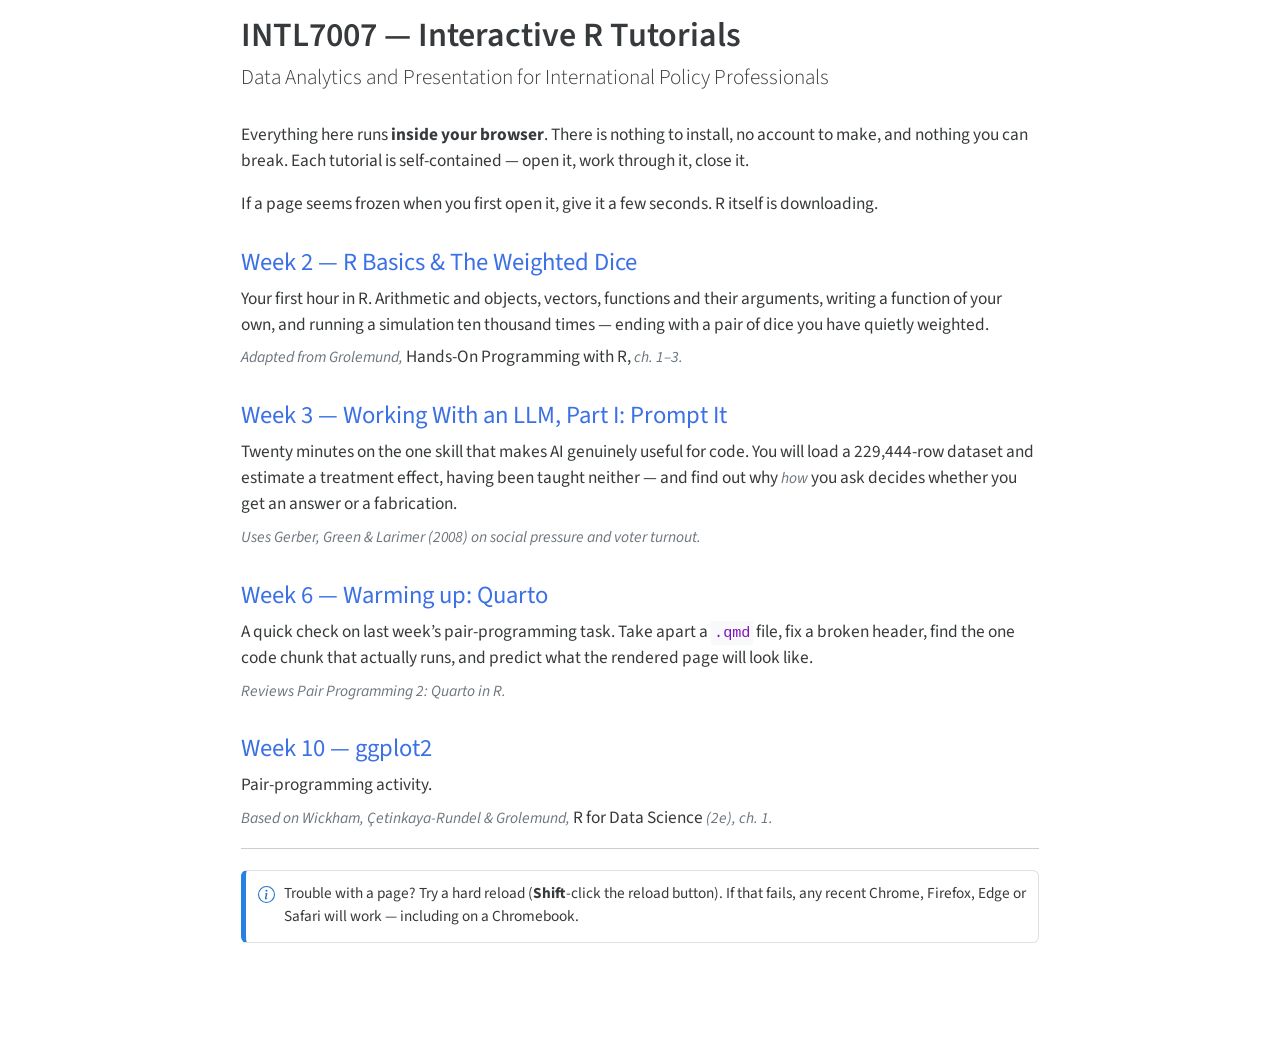
<file: docs/index.html>
<!DOCTYPE html>
<html xmlns="http://www.w3.org/1999/xhtml" lang="en" xml:lang="en"><head>

<meta charset="utf-8">
<meta name="generator" content="quarto-1.6.42">

<meta name="viewport" content="width=device-width, initial-scale=1.0, user-scalable=yes">


<title>INTL7007 — Interactive R Tutorials</title>
<style>
code{white-space: pre-wrap;}
span.smallcaps{font-variant: small-caps;}
div.columns{display: flex; gap: min(4vw, 1.5em);}
div.column{flex: auto; overflow-x: auto;}
div.hanging-indent{margin-left: 1.5em; text-indent: -1.5em;}
ul.task-list{list-style: none;}
ul.task-list li input[type="checkbox"] {
  width: 0.8em;
  margin: 0 0.8em 0.2em -1em; /* quarto-specific, see https://github.com/quarto-dev/quarto-cli/issues/4556 */ 
  vertical-align: middle;
}
</style>


<script src="index_files/libs/clipboard/clipboard.min.js"></script>
<script src="index_files/libs/quarto-html/quarto.js"></script>
<script src="index_files/libs/quarto-html/popper.min.js"></script>
<script src="index_files/libs/quarto-html/tippy.umd.min.js"></script>
<script src="index_files/libs/quarto-html/anchor.min.js"></script>
<link href="index_files/libs/quarto-html/tippy.css" rel="stylesheet">
<link href="index_files/libs/quarto-html/quarto-syntax-highlighting-2f5df379a58b258e96c21c0638c20c03.css" rel="stylesheet" id="quarto-text-highlighting-styles">
<script src="index_files/libs/bootstrap/bootstrap.min.js"></script>
<link href="index_files/libs/bootstrap/bootstrap-icons.css" rel="stylesheet">
<link href="index_files/libs/bootstrap/bootstrap-10daa034703793678e481cc8cee6d76f.min.css" rel="stylesheet" append-hash="true" id="quarto-bootstrap" data-mode="light">


<link rel="stylesheet" href="styles.css">
</head>

<body class="fullcontent">

<div id="quarto-content" class="page-columns page-rows-contents page-layout-article">

<main class="content" id="quarto-document-content">

<header id="title-block-header" class="quarto-title-block default">
<div class="quarto-title">
<h1 class="title">INTL7007 — Interactive R Tutorials</h1>
<p class="subtitle lead">Data Analytics and Presentation for International Policy Professionals</p>
</div>



<div class="quarto-title-meta">

    
  
    
  </div>
  


</header>


<p>Everything here runs <strong>inside your browser</strong>. There is nothing to install, no account to make, and nothing you can break. Each tutorial is self-contained — open it, work through it, close it.</p>
<p>If a page seems frozen when you first open it, give it a few seconds. R itself is downloading.</p>
<div class="tutorial-list">
<section id="week-2-r-basics-the-weighted-dice" class="level3">
<h3 class="anchored" data-anchor-id="week-2-r-basics-the-weighted-dice"><a href="dice/">Week 2 — R Basics &amp; The Weighted Dice</a></h3>
<p>Your first hour in R. Arithmetic and objects, vectors, functions and their arguments, writing a function of your own, and running a simulation ten thousand times — ending with a pair of dice you have quietly weighted.</p>
<p><em>Adapted from Grolemund,</em> Hands-On Programming with R, <em>ch.&nbsp;1–3.</em></p>
</section>
<section id="week-3-working-with-an-llm-part-i-prompt-it" class="level3">
<h3 class="anchored" data-anchor-id="week-3-working-with-an-llm-part-i-prompt-it"><a href="llm/">Week 3 — Working With an LLM, Part I: Prompt It</a></h3>
<p>Twenty minutes on the one skill that makes AI genuinely useful for code. You will load a 229,444-row dataset and estimate a treatment effect, having been taught neither — and find out why <em>how</em> you ask decides whether you get an answer or a fabrication.</p>
<p><em>Uses Gerber, Green &amp; Larimer (2008) on social pressure and voter turnout.</em></p>
</section>
<section id="week-6-warming-up-quarto" class="level3">
<h3 class="anchored" data-anchor-id="week-6-warming-up-quarto"><a href="quarto/">Week 6 — Warming up: Quarto</a></h3>
<p>A quick check on last week’s pair-programming task. Take apart a <code>.qmd</code> file, fix a broken header, find the one code chunk that actually runs, and predict what the rendered page will look like.</p>
<p><em>Reviews Pair Programming 2: Quarto in R.</em></p>
</section>
<section id="week-10-ggplot2" class="level3">
<h3 class="anchored" data-anchor-id="week-10-ggplot2"><a href="ggplot/">Week 10 — ggplot2</a></h3>
<p>Pair-programming activity.</p>
<p><em>Based on Wickham, Çetinkaya-Rundel &amp; Grolemund,</em> R for Data Science <em>(2e), ch.&nbsp;1.</em></p>
</section>
</div>
<hr>
<div class="callout callout-style-simple callout-note">
<div class="callout-body d-flex">
<div class="callout-icon-container">
<i class="callout-icon"></i>
</div>
<div class="callout-body-container">
<p>Trouble with a page? Try a hard reload (<strong>Shift</strong>-click the reload button). If that fails, any recent Chrome, Firefox, Edge or Safari will work — including on a Chromebook.</p>
</div>
</div>
</div>

</main>
<!-- /main column -->
<script id="quarto-html-after-body" type="application/javascript">
window.document.addEventListener("DOMContentLoaded", function (event) {
  const toggleBodyColorMode = (bsSheetEl) => {
    const mode = bsSheetEl.getAttribute("data-mode");
    const bodyEl = window.document.querySelector("body");
    if (mode === "dark") {
      bodyEl.classList.add("quarto-dark");
      bodyEl.classList.remove("quarto-light");
    } else {
      bodyEl.classList.add("quarto-light");
      bodyEl.classList.remove("quarto-dark");
    }
  }
  const toggleBodyColorPrimary = () => {
    const bsSheetEl = window.document.querySelector("link#quarto-bootstrap");
    if (bsSheetEl) {
      toggleBodyColorMode(bsSheetEl);
    }
  }
  toggleBodyColorPrimary();  
  const icon = "";
  const anchorJS = new window.AnchorJS();
  anchorJS.options = {
    placement: 'right',
    icon: icon
  };
  anchorJS.add('.anchored');
  const isCodeAnnotation = (el) => {
    for (const clz of el.classList) {
      if (clz.startsWith('code-annotation-')) {                     
        return true;
      }
    }
    return false;
  }
  const onCopySuccess = function(e) {
    // button target
    const button = e.trigger;
    // don't keep focus
    button.blur();
    // flash "checked"
    button.classList.add('code-copy-button-checked');
    var currentTitle = button.getAttribute("title");
    button.setAttribute("title", "Copied!");
    let tooltip;
    if (window.bootstrap) {
      button.setAttribute("data-bs-toggle", "tooltip");
      button.setAttribute("data-bs-placement", "left");
      button.setAttribute("data-bs-title", "Copied!");
      tooltip = new bootstrap.Tooltip(button, 
        { trigger: "manual", 
          customClass: "code-copy-button-tooltip",
          offset: [0, -8]});
      tooltip.show();    
    }
    setTimeout(function() {
      if (tooltip) {
        tooltip.hide();
        button.removeAttribute("data-bs-title");
        button.removeAttribute("data-bs-toggle");
        button.removeAttribute("data-bs-placement");
      }
      button.setAttribute("title", currentTitle);
      button.classList.remove('code-copy-button-checked');
    }, 1000);
    // clear code selection
    e.clearSelection();
  }
  const getTextToCopy = function(trigger) {
      const codeEl = trigger.previousElementSibling.cloneNode(true);
      for (const childEl of codeEl.children) {
        if (isCodeAnnotation(childEl)) {
          childEl.remove();
        }
      }
      return codeEl.innerText;
  }
  const clipboard = new window.ClipboardJS('.code-copy-button:not([data-in-quarto-modal])', {
    text: getTextToCopy
  });
  clipboard.on('success', onCopySuccess);
  if (window.document.getElementById('quarto-embedded-source-code-modal')) {
    const clipboardModal = new window.ClipboardJS('.code-copy-button[data-in-quarto-modal]', {
      text: getTextToCopy,
      container: window.document.getElementById('quarto-embedded-source-code-modal')
    });
    clipboardModal.on('success', onCopySuccess);
  }
    var localhostRegex = new RegExp(/^(?:http|https):\/\/localhost\:?[0-9]*\//);
    var mailtoRegex = new RegExp(/^mailto:/);
      var filterRegex = new RegExp('/' + window.location.host + '/');
    var isInternal = (href) => {
        return filterRegex.test(href) || localhostRegex.test(href) || mailtoRegex.test(href);
    }
    // Inspect non-navigation links and adorn them if external
 	var links = window.document.querySelectorAll('a[href]:not(.nav-link):not(.navbar-brand):not(.toc-action):not(.sidebar-link):not(.sidebar-item-toggle):not(.pagination-link):not(.no-external):not([aria-hidden]):not(.dropdown-item):not(.quarto-navigation-tool):not(.about-link)');
    for (var i=0; i<links.length; i++) {
      const link = links[i];
      if (!isInternal(link.href)) {
        // undo the damage that might have been done by quarto-nav.js in the case of
        // links that we want to consider external
        if (link.dataset.originalHref !== undefined) {
          link.href = link.dataset.originalHref;
        }
      }
    }
  function tippyHover(el, contentFn, onTriggerFn, onUntriggerFn) {
    const config = {
      allowHTML: true,
      maxWidth: 500,
      delay: 100,
      arrow: false,
      appendTo: function(el) {
          return el.parentElement;
      },
      interactive: true,
      interactiveBorder: 10,
      theme: 'quarto',
      placement: 'bottom-start',
    };
    if (contentFn) {
      config.content = contentFn;
    }
    if (onTriggerFn) {
      config.onTrigger = onTriggerFn;
    }
    if (onUntriggerFn) {
      config.onUntrigger = onUntriggerFn;
    }
    window.tippy(el, config); 
  }
  const noterefs = window.document.querySelectorAll('a[role="doc-noteref"]');
  for (var i=0; i<noterefs.length; i++) {
    const ref = noterefs[i];
    tippyHover(ref, function() {
      // use id or data attribute instead here
      let href = ref.getAttribute('data-footnote-href') || ref.getAttribute('href');
      try { href = new URL(href).hash; } catch {}
      const id = href.replace(/^#\/?/, "");
      const note = window.document.getElementById(id);
      if (note) {
        return note.innerHTML;
      } else {
        return "";
      }
    });
  }
  const xrefs = window.document.querySelectorAll('a.quarto-xref');
  const processXRef = (id, note) => {
    // Strip column container classes
    const stripColumnClz = (el) => {
      el.classList.remove("page-full", "page-columns");
      if (el.children) {
        for (const child of el.children) {
          stripColumnClz(child);
        }
      }
    }
    stripColumnClz(note)
    if (id === null || id.startsWith('sec-')) {
      // Special case sections, only their first couple elements
      const container = document.createElement("div");
      if (note.children && note.children.length > 2) {
        container.appendChild(note.children[0].cloneNode(true));
        for (let i = 1; i < note.children.length; i++) {
          const child = note.children[i];
          if (child.tagName === "P" && child.innerText === "") {
            continue;
          } else {
            container.appendChild(child.cloneNode(true));
            break;
          }
        }
        if (window.Quarto?.typesetMath) {
          window.Quarto.typesetMath(container);
        }
        return container.innerHTML
      } else {
        if (window.Quarto?.typesetMath) {
          window.Quarto.typesetMath(note);
        }
        return note.innerHTML;
      }
    } else {
      // Remove any anchor links if they are present
      const anchorLink = note.querySelector('a.anchorjs-link');
      if (anchorLink) {
        anchorLink.remove();
      }
      if (window.Quarto?.typesetMath) {
        window.Quarto.typesetMath(note);
      }
      if (note.classList.contains("callout")) {
        return note.outerHTML;
      } else {
        return note.innerHTML;
      }
    }
  }
  for (var i=0; i<xrefs.length; i++) {
    const xref = xrefs[i];
    tippyHover(xref, undefined, function(instance) {
      instance.disable();
      let url = xref.getAttribute('href');
      let hash = undefined; 
      if (url.startsWith('#')) {
        hash = url;
      } else {
        try { hash = new URL(url).hash; } catch {}
      }
      if (hash) {
        const id = hash.replace(/^#\/?/, "");
        const note = window.document.getElementById(id);
        if (note !== null) {
          try {
            const html = processXRef(id, note.cloneNode(true));
            instance.setContent(html);
          } finally {
            instance.enable();
            instance.show();
          }
        } else {
          // See if we can fetch this
          fetch(url.split('#')[0])
          .then(res => res.text())
          .then(html => {
            const parser = new DOMParser();
            const htmlDoc = parser.parseFromString(html, "text/html");
            const note = htmlDoc.getElementById(id);
            if (note !== null) {
              const html = processXRef(id, note);
              instance.setContent(html);
            } 
          }).finally(() => {
            instance.enable();
            instance.show();
          });
        }
      } else {
        // See if we can fetch a full url (with no hash to target)
        // This is a special case and we should probably do some content thinning / targeting
        fetch(url)
        .then(res => res.text())
        .then(html => {
          const parser = new DOMParser();
          const htmlDoc = parser.parseFromString(html, "text/html");
          const note = htmlDoc.querySelector('main.content');
          if (note !== null) {
            // This should only happen for chapter cross references
            // (since there is no id in the URL)
            // remove the first header
            if (note.children.length > 0 && note.children[0].tagName === "HEADER") {
              note.children[0].remove();
            }
            const html = processXRef(null, note);
            instance.setContent(html);
          } 
        }).finally(() => {
          instance.enable();
          instance.show();
        });
      }
    }, function(instance) {
    });
  }
      let selectedAnnoteEl;
      const selectorForAnnotation = ( cell, annotation) => {
        let cellAttr = 'data-code-cell="' + cell + '"';
        let lineAttr = 'data-code-annotation="' +  annotation + '"';
        const selector = 'span[' + cellAttr + '][' + lineAttr + ']';
        return selector;
      }
      const selectCodeLines = (annoteEl) => {
        const doc = window.document;
        const targetCell = annoteEl.getAttribute("data-target-cell");
        const targetAnnotation = annoteEl.getAttribute("data-target-annotation");
        const annoteSpan = window.document.querySelector(selectorForAnnotation(targetCell, targetAnnotation));
        const lines = annoteSpan.getAttribute("data-code-lines").split(",");
        const lineIds = lines.map((line) => {
          return targetCell + "-" + line;
        })
        let top = null;
        let height = null;
        let parent = null;
        if (lineIds.length > 0) {
            //compute the position of the single el (top and bottom and make a div)
            const el = window.document.getElementById(lineIds[0]);
            top = el.offsetTop;
            height = el.offsetHeight;
            parent = el.parentElement.parentElement;
          if (lineIds.length > 1) {
            const lastEl = window.document.getElementById(lineIds[lineIds.length - 1]);
            const bottom = lastEl.offsetTop + lastEl.offsetHeight;
            height = bottom - top;
          }
          if (top !== null && height !== null && parent !== null) {
            // cook up a div (if necessary) and position it 
            let div = window.document.getElementById("code-annotation-line-highlight");
            if (div === null) {
              div = window.document.createElement("div");
              div.setAttribute("id", "code-annotation-line-highlight");
              div.style.position = 'absolute';
              parent.appendChild(div);
            }
            div.style.top = top - 2 + "px";
            div.style.height = height + 4 + "px";
            div.style.left = 0;
            let gutterDiv = window.document.getElementById("code-annotation-line-highlight-gutter");
            if (gutterDiv === null) {
              gutterDiv = window.document.createElement("div");
              gutterDiv.setAttribute("id", "code-annotation-line-highlight-gutter");
              gutterDiv.style.position = 'absolute';
              const codeCell = window.document.getElementById(targetCell);
              const gutter = codeCell.querySelector('.code-annotation-gutter');
              gutter.appendChild(gutterDiv);
            }
            gutterDiv.style.top = top - 2 + "px";
            gutterDiv.style.height = height + 4 + "px";
          }
          selectedAnnoteEl = annoteEl;
        }
      };
      const unselectCodeLines = () => {
        const elementsIds = ["code-annotation-line-highlight", "code-annotation-line-highlight-gutter"];
        elementsIds.forEach((elId) => {
          const div = window.document.getElementById(elId);
          if (div) {
            div.remove();
          }
        });
        selectedAnnoteEl = undefined;
      };
        // Handle positioning of the toggle
    window.addEventListener(
      "resize",
      throttle(() => {
        elRect = undefined;
        if (selectedAnnoteEl) {
          selectCodeLines(selectedAnnoteEl);
        }
      }, 10)
    );
    function throttle(fn, ms) {
    let throttle = false;
    let timer;
      return (...args) => {
        if(!throttle) { // first call gets through
            fn.apply(this, args);
            throttle = true;
        } else { // all the others get throttled
            if(timer) clearTimeout(timer); // cancel #2
            timer = setTimeout(() => {
              fn.apply(this, args);
              timer = throttle = false;
            }, ms);
        }
      };
    }
      // Attach click handler to the DT
      const annoteDls = window.document.querySelectorAll('dt[data-target-cell]');
      for (const annoteDlNode of annoteDls) {
        annoteDlNode.addEventListener('click', (event) => {
          const clickedEl = event.target;
          if (clickedEl !== selectedAnnoteEl) {
            unselectCodeLines();
            const activeEl = window.document.querySelector('dt[data-target-cell].code-annotation-active');
            if (activeEl) {
              activeEl.classList.remove('code-annotation-active');
            }
            selectCodeLines(clickedEl);
            clickedEl.classList.add('code-annotation-active');
          } else {
            // Unselect the line
            unselectCodeLines();
            clickedEl.classList.remove('code-annotation-active');
          }
        });
      }
  const findCites = (el) => {
    const parentEl = el.parentElement;
    if (parentEl) {
      const cites = parentEl.dataset.cites;
      if (cites) {
        return {
          el,
          cites: cites.split(' ')
        };
      } else {
        return findCites(el.parentElement)
      }
    } else {
      return undefined;
    }
  };
  var bibliorefs = window.document.querySelectorAll('a[role="doc-biblioref"]');
  for (var i=0; i<bibliorefs.length; i++) {
    const ref = bibliorefs[i];
    const citeInfo = findCites(ref);
    if (citeInfo) {
      tippyHover(citeInfo.el, function() {
        var popup = window.document.createElement('div');
        citeInfo.cites.forEach(function(cite) {
          var citeDiv = window.document.createElement('div');
          citeDiv.classList.add('hanging-indent');
          citeDiv.classList.add('csl-entry');
          var biblioDiv = window.document.getElementById('ref-' + cite);
          if (biblioDiv) {
            citeDiv.innerHTML = biblioDiv.innerHTML;
          }
          popup.appendChild(citeDiv);
        });
        return popup.innerHTML;
      });
    }
  }
});
</script>
</div> <!-- /content -->




</body></html>
</file>
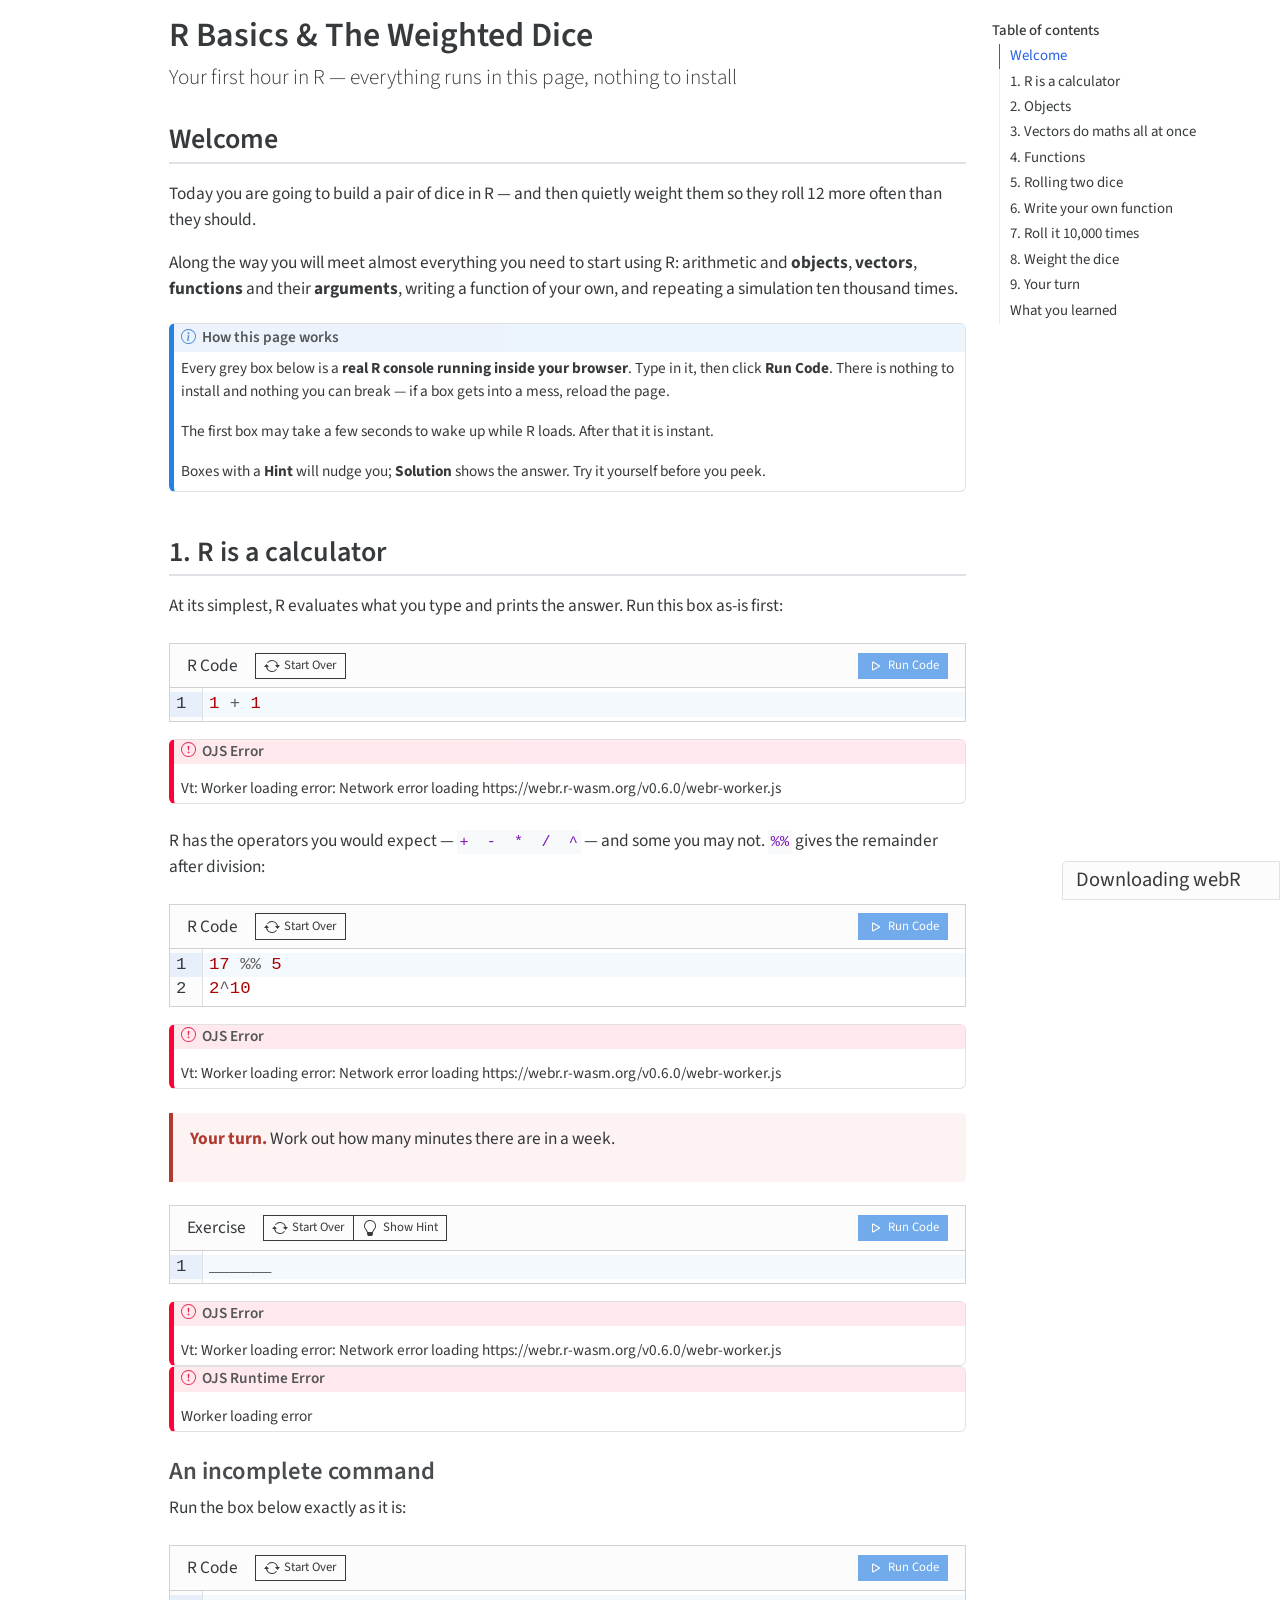
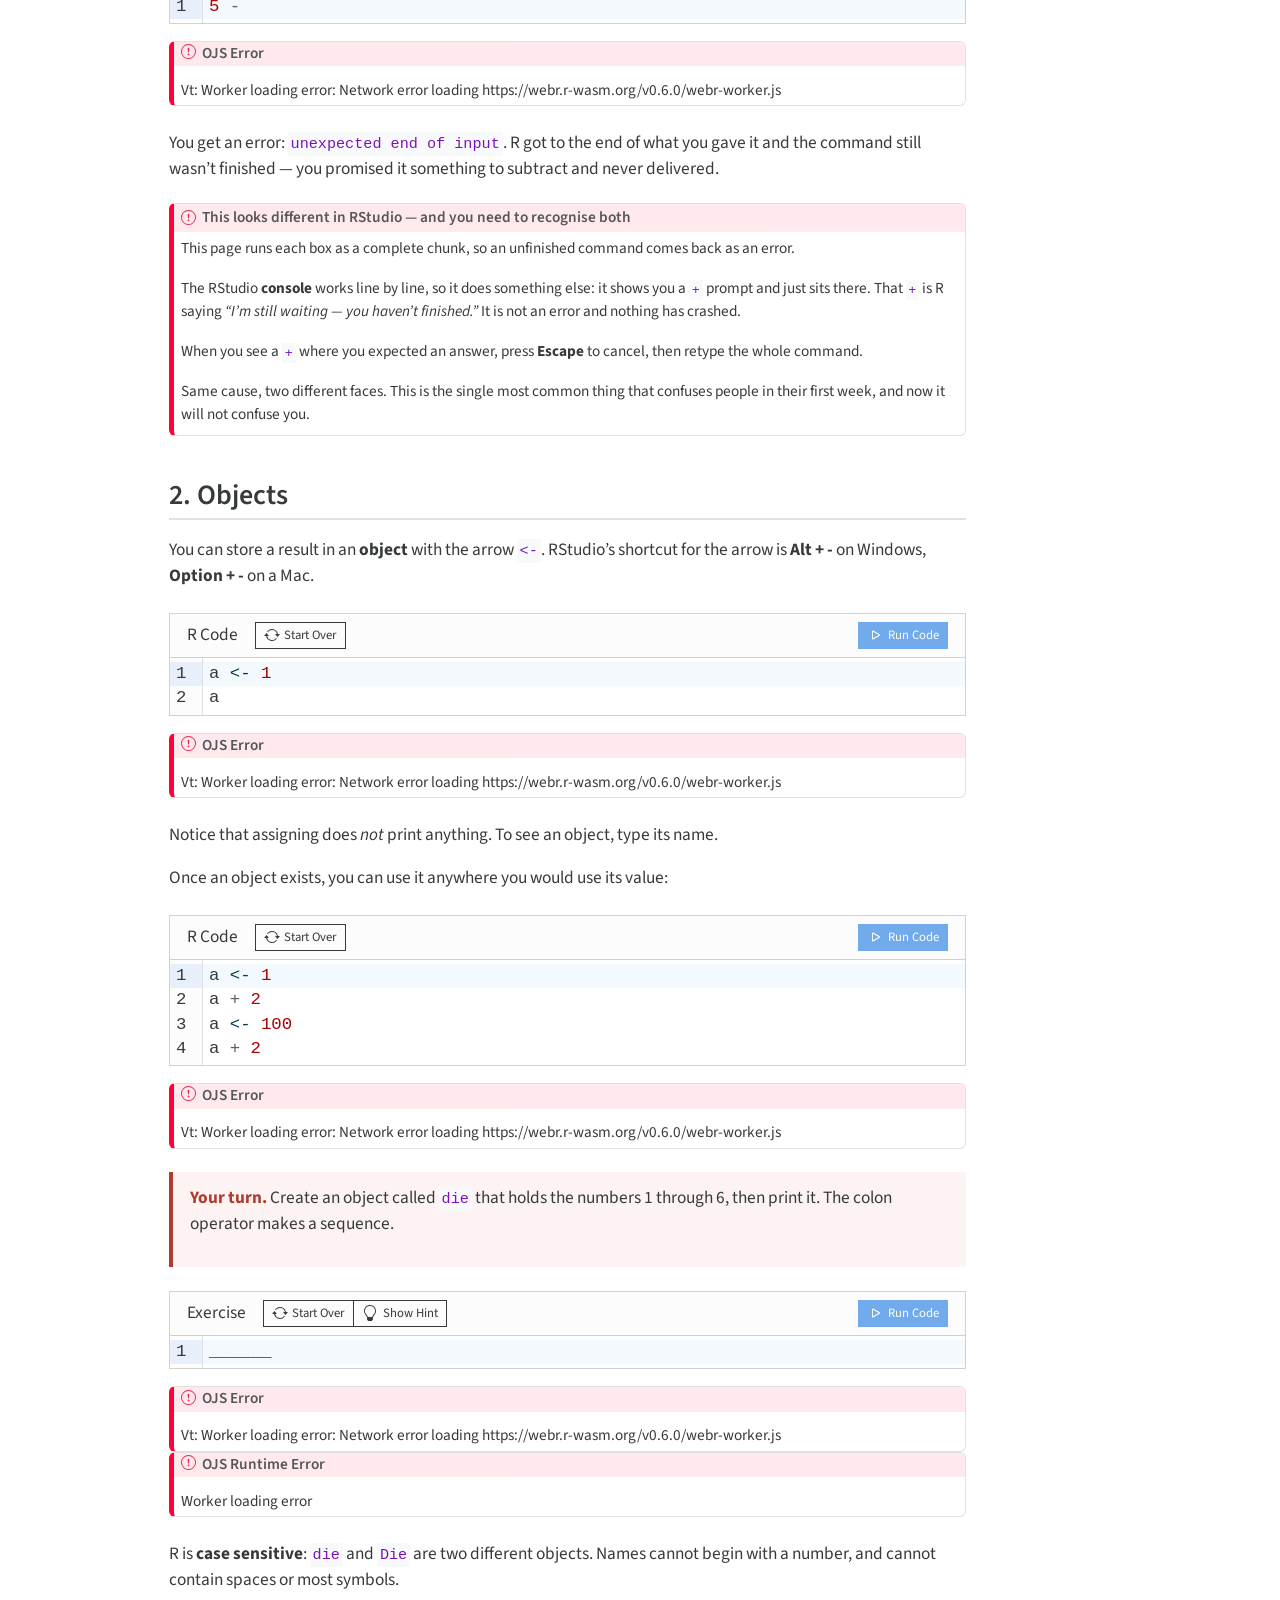
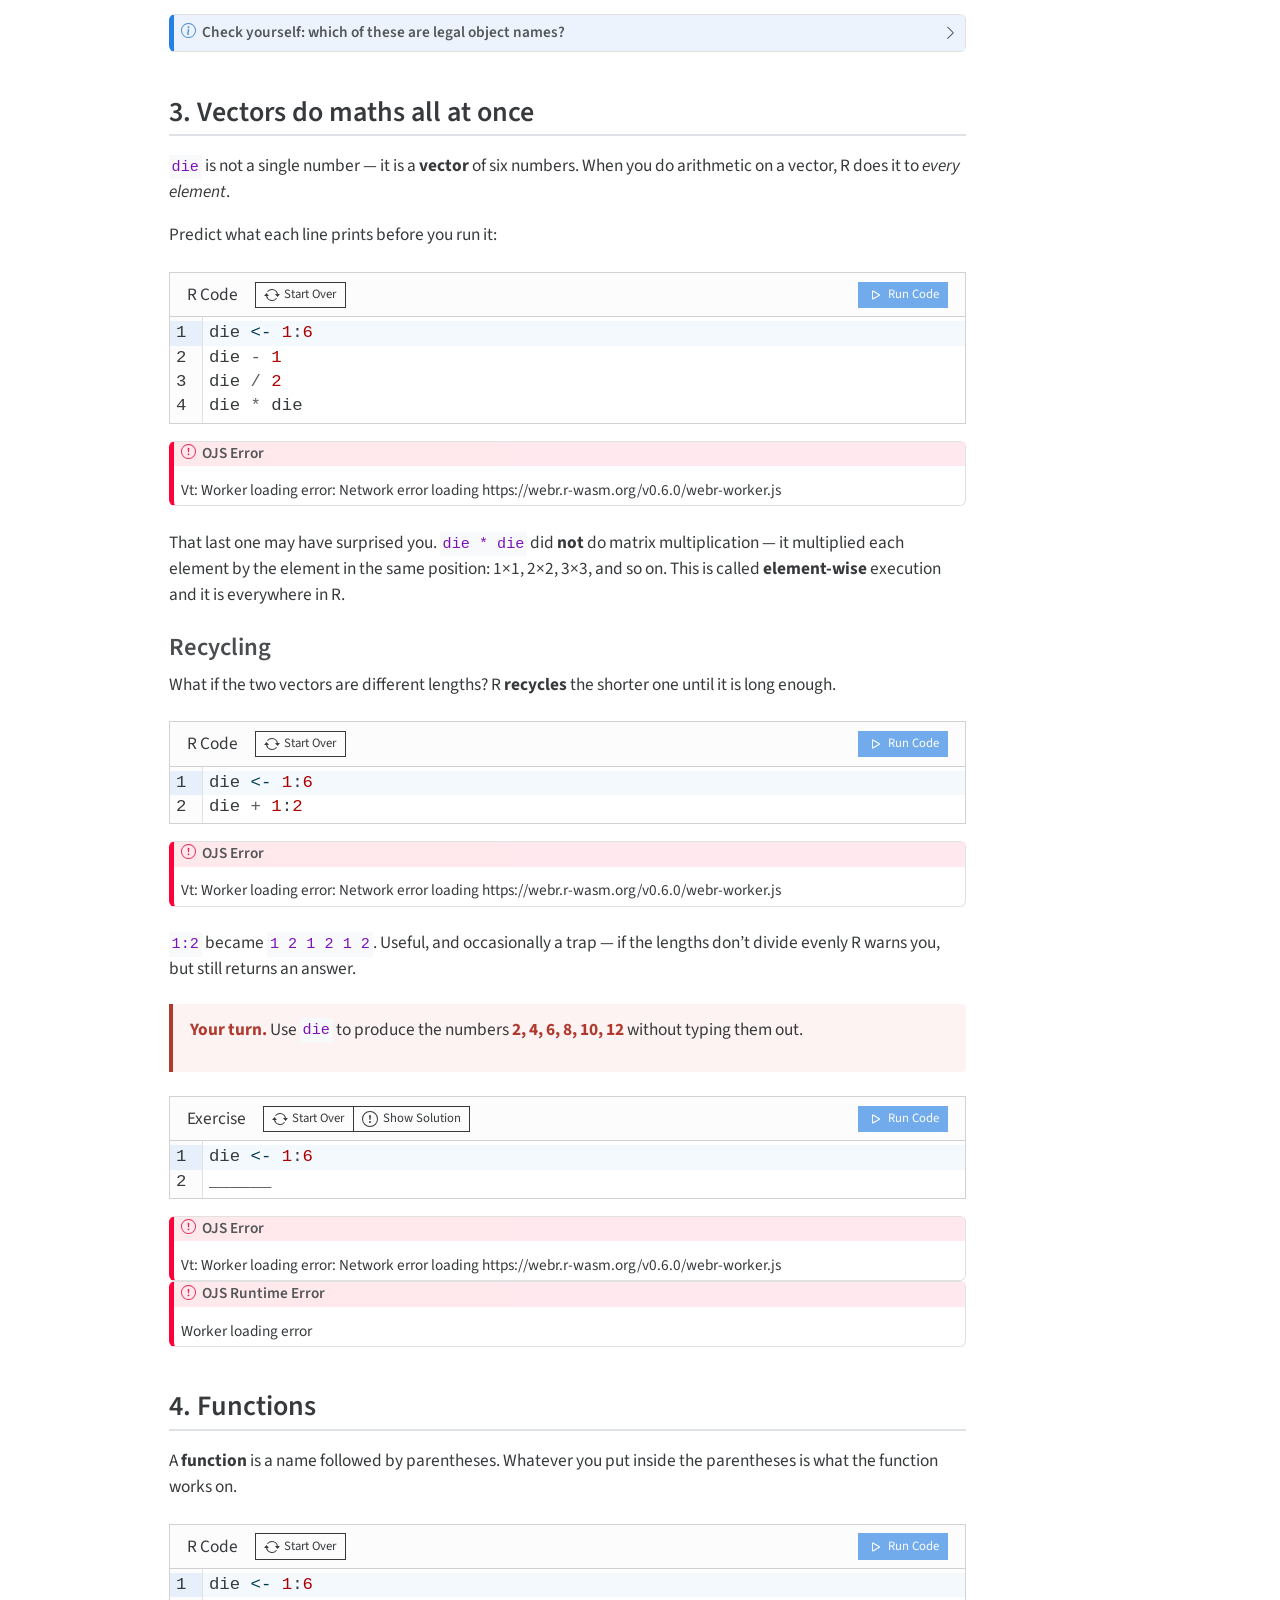
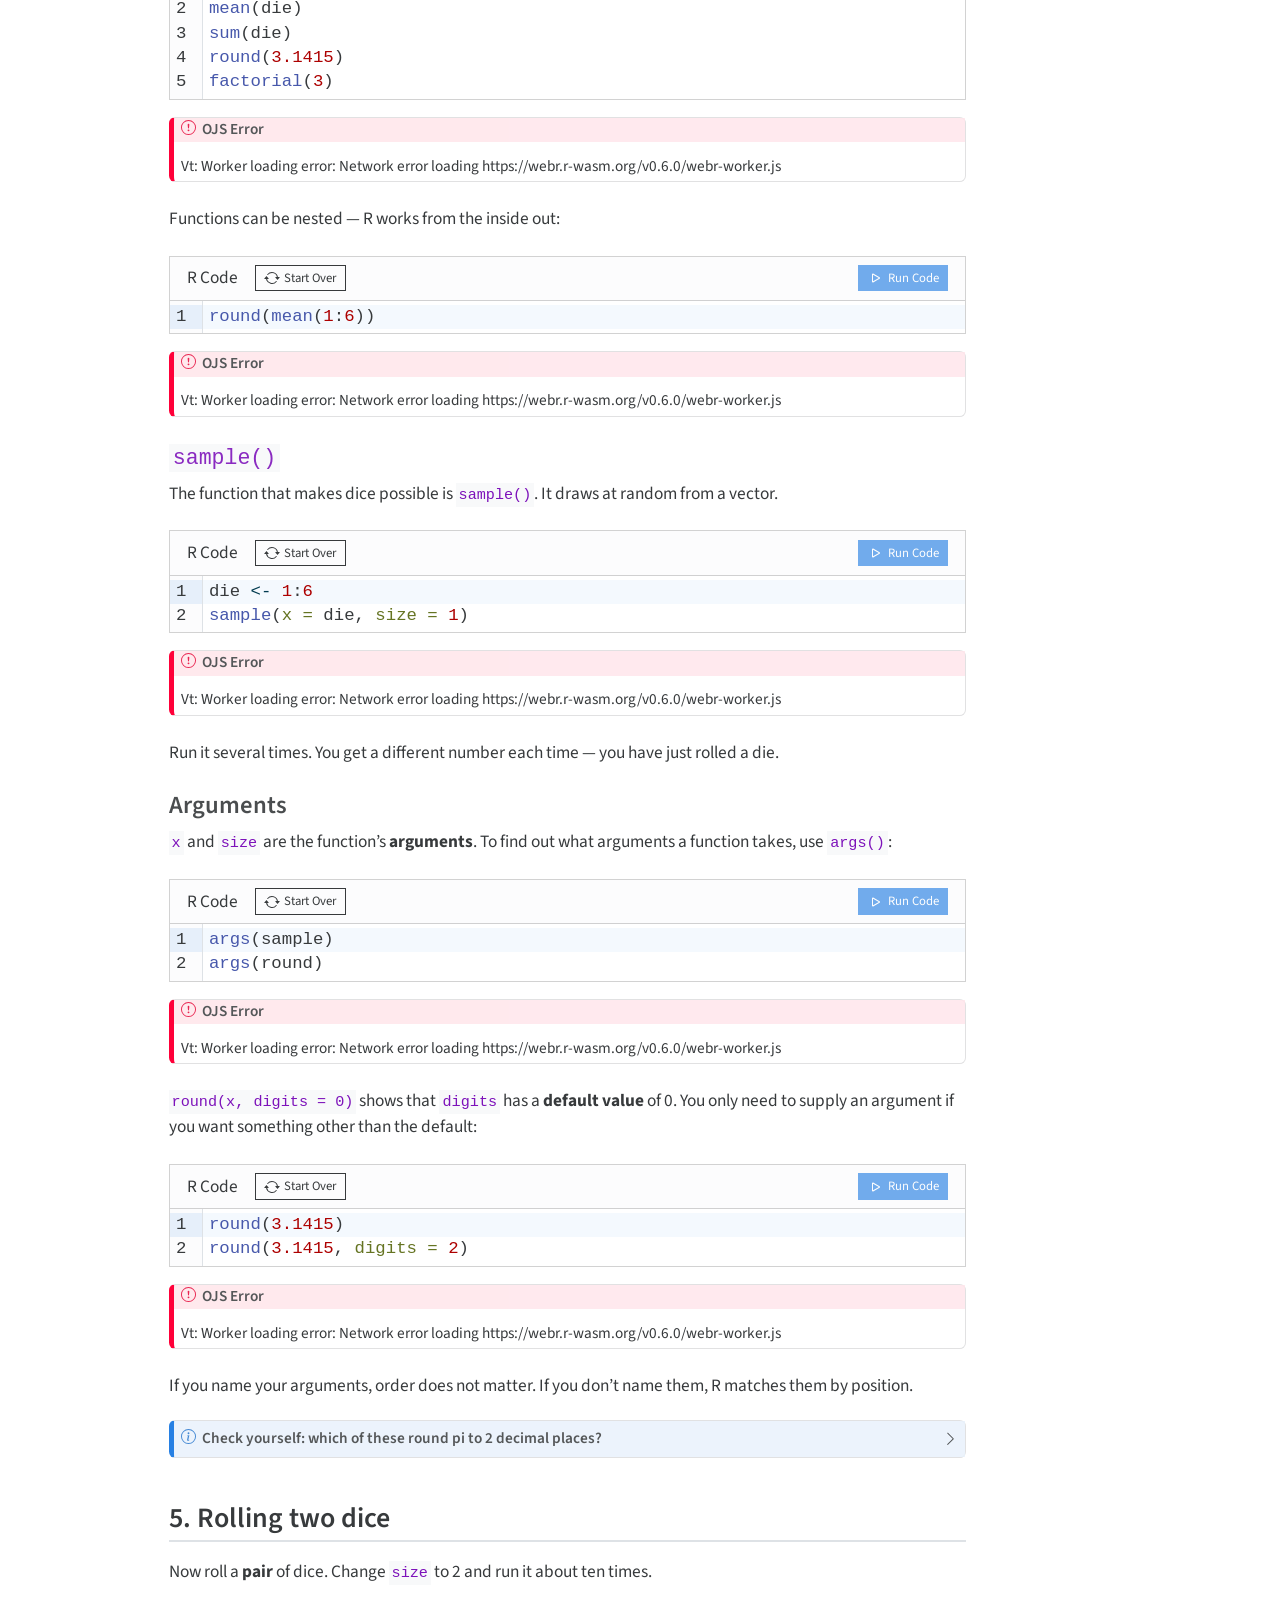
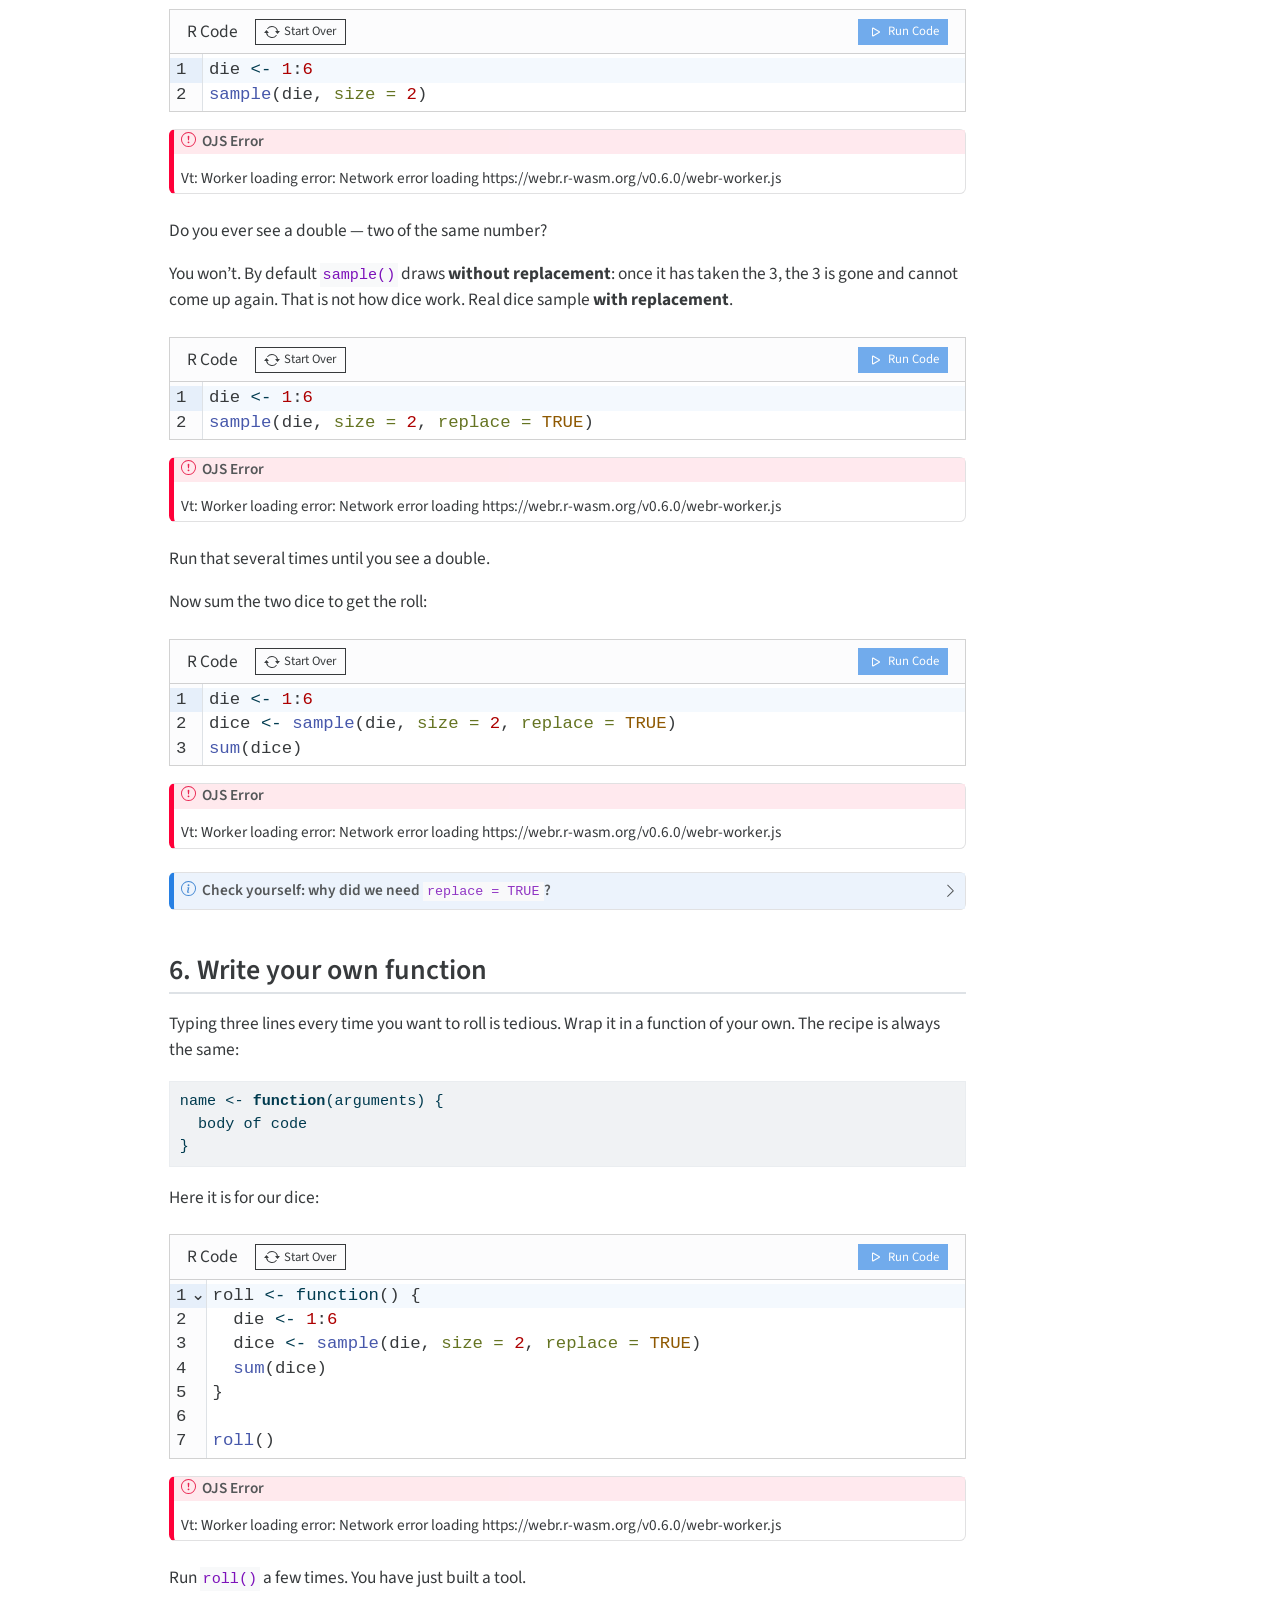
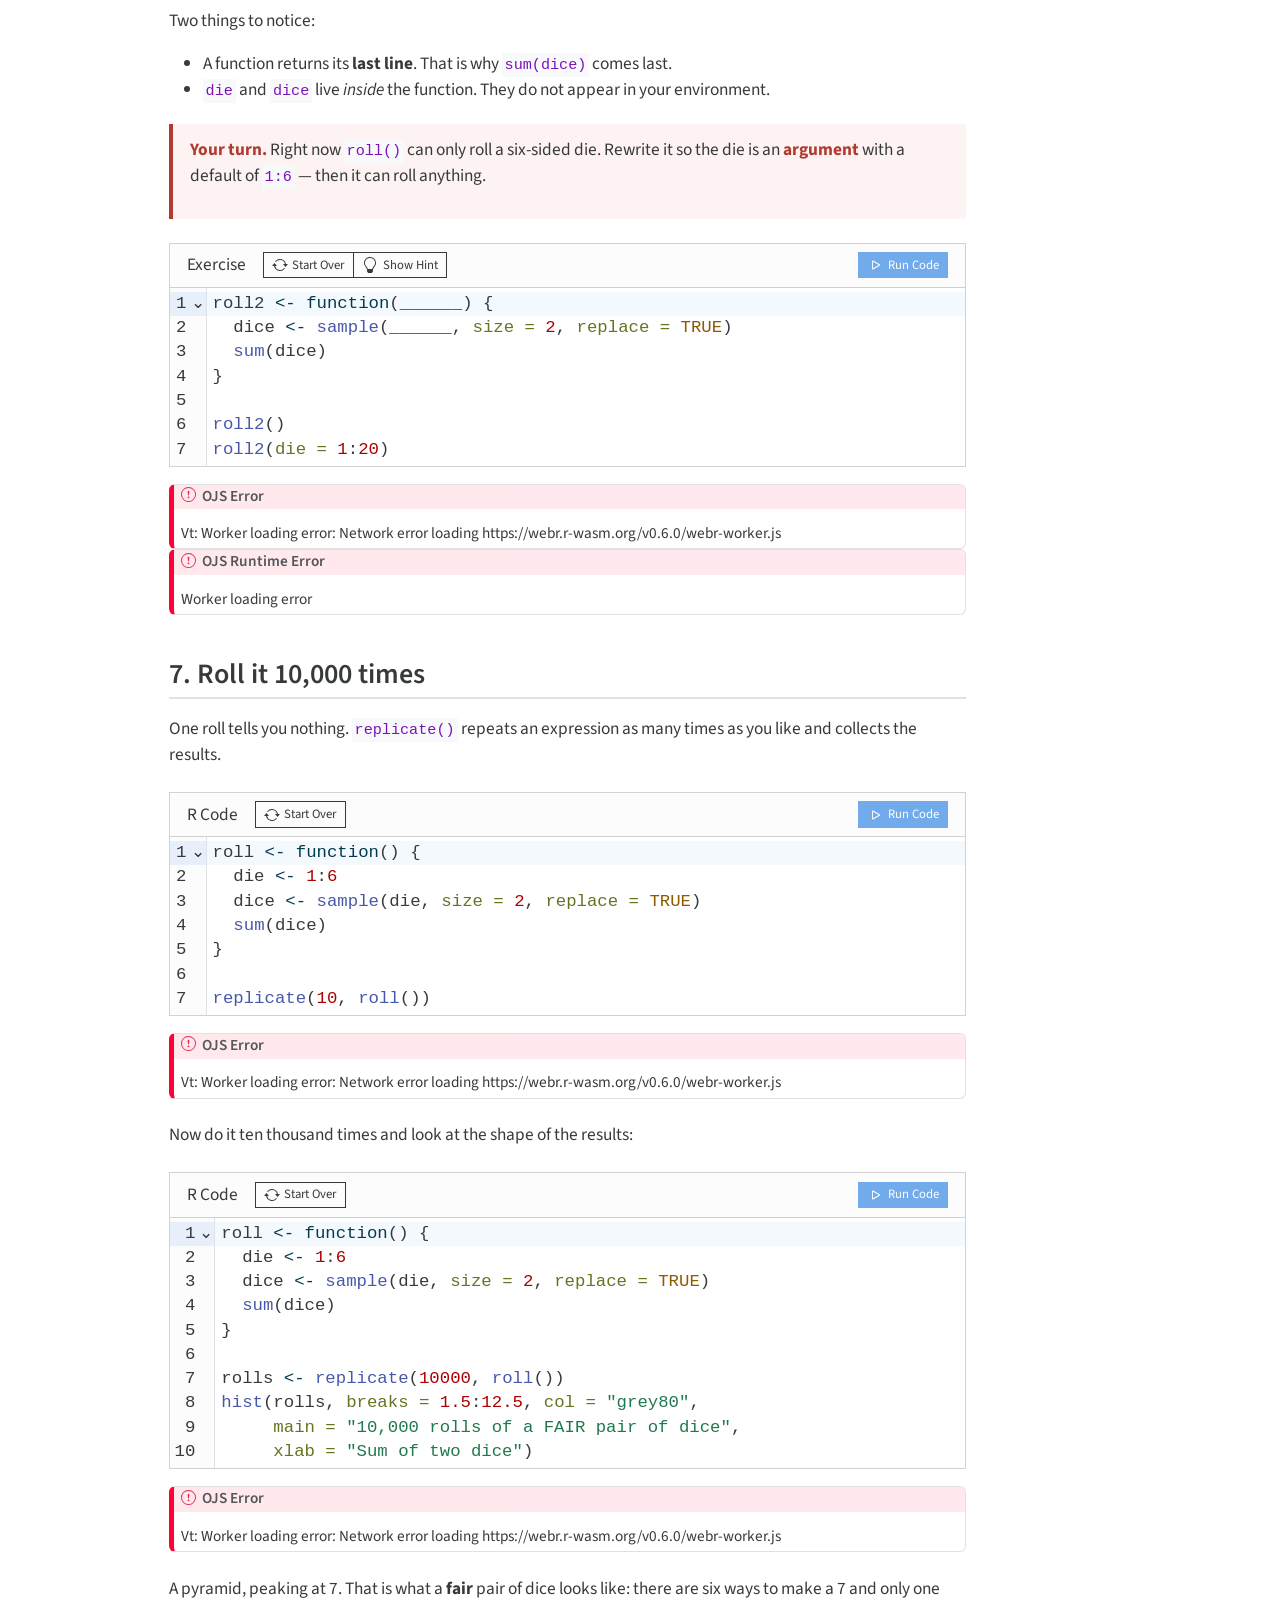
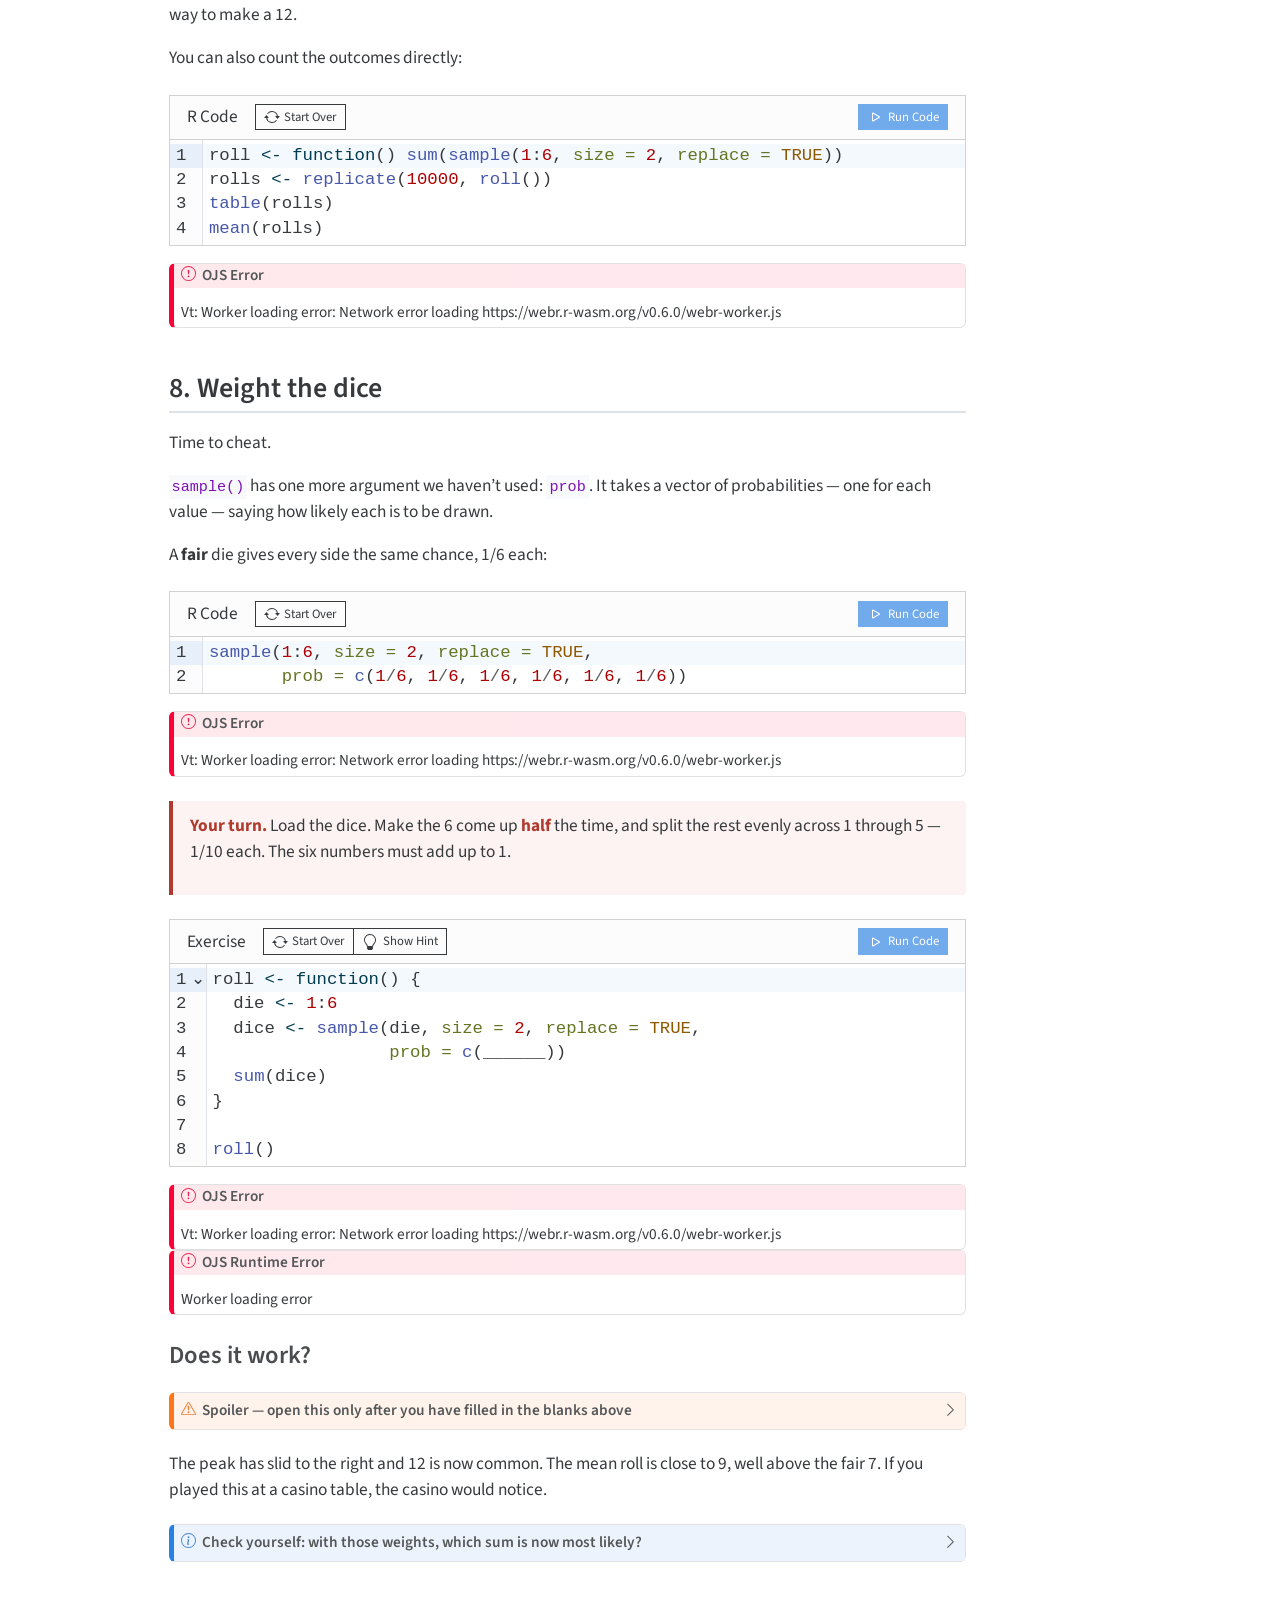
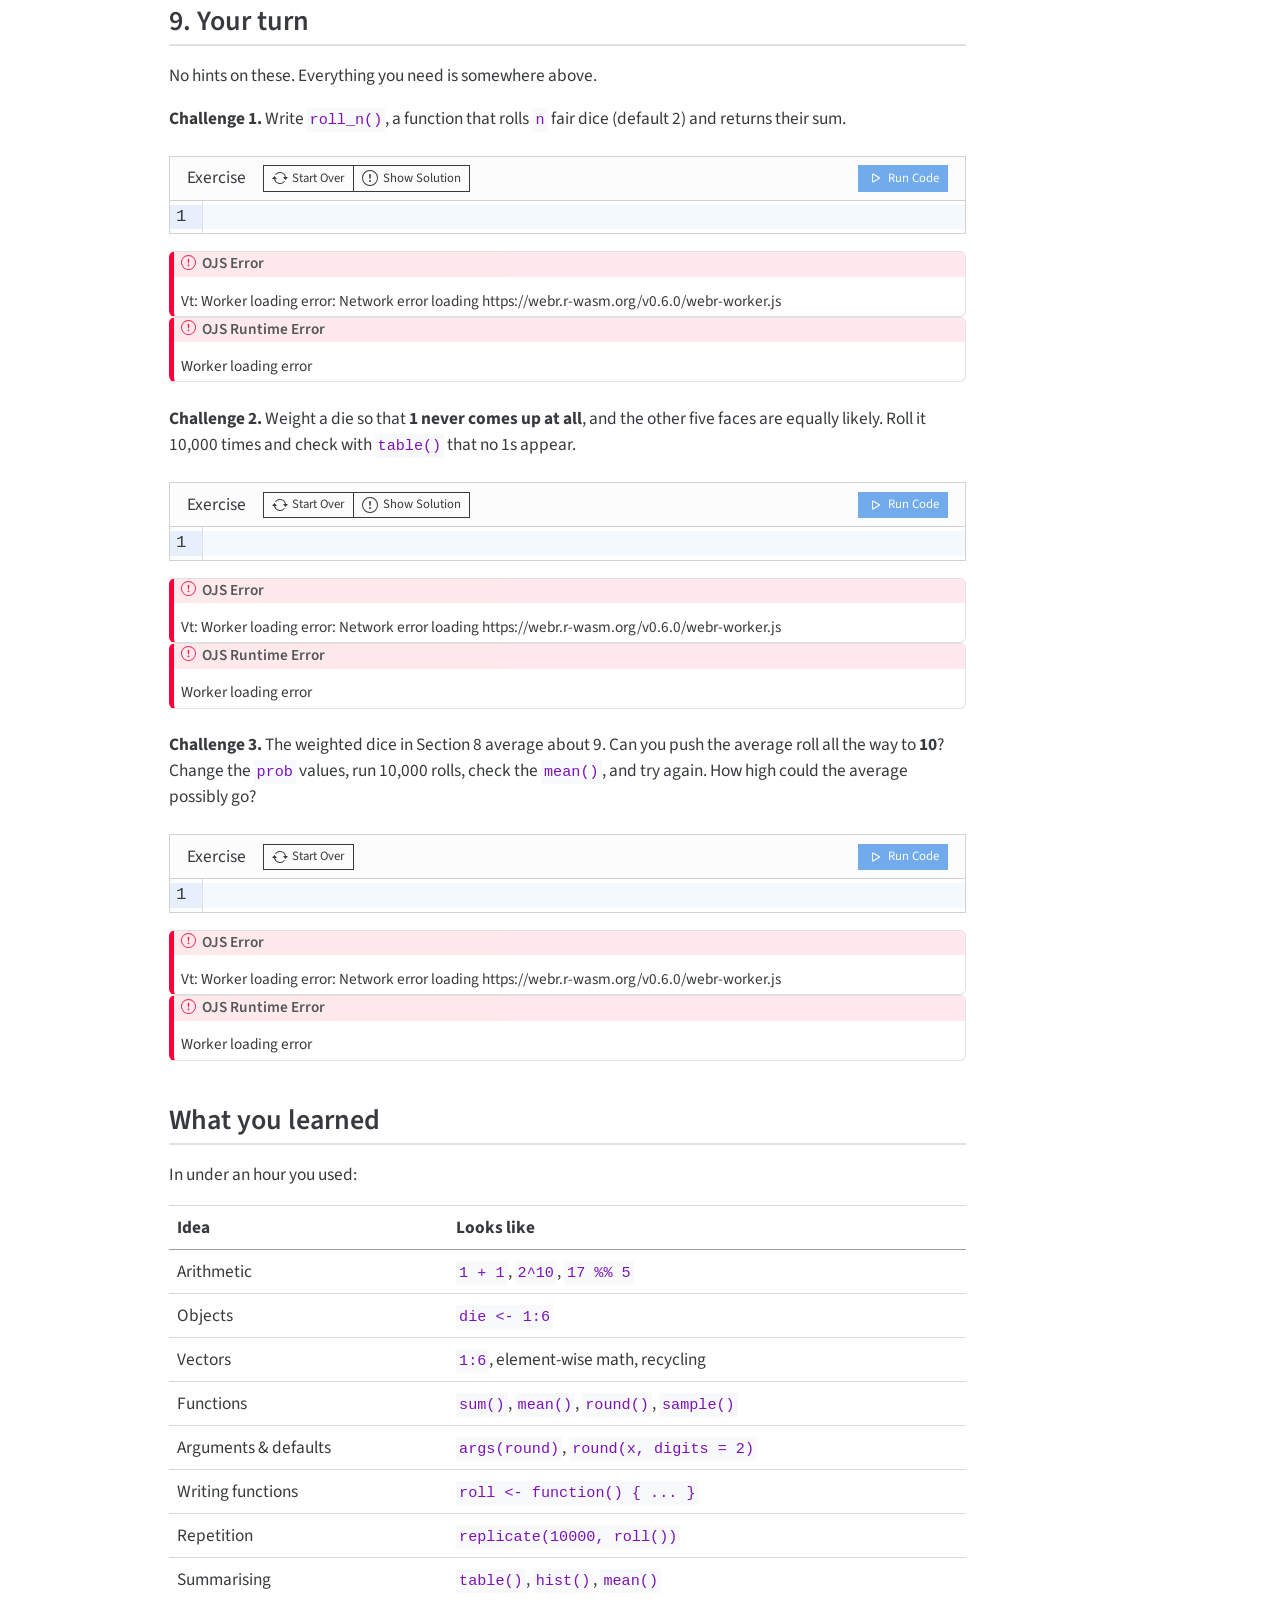
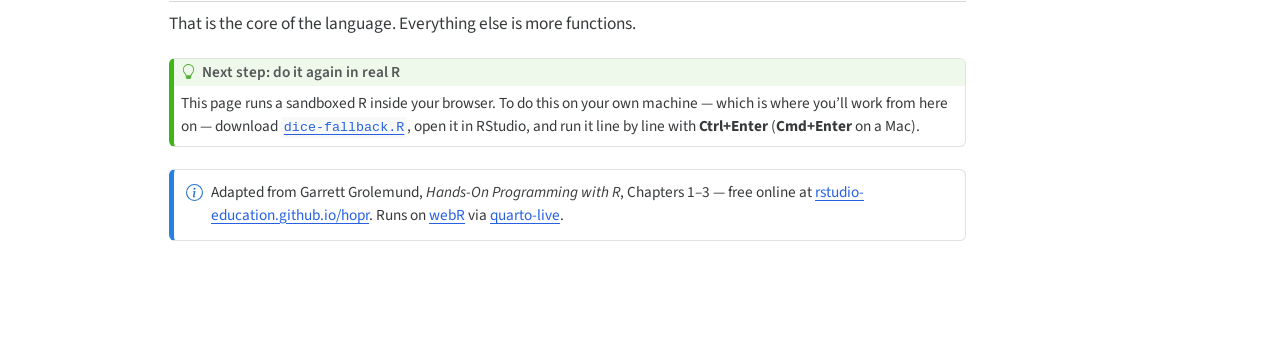
<file: docs/dice/index.html>
<!DOCTYPE html>
<html xmlns="http://www.w3.org/1999/xhtml" lang="en" xml:lang="en"><head>

<meta charset="utf-8">
<meta name="generator" content="quarto-1.6.42">

<meta name="viewport" content="width=device-width, initial-scale=1.0, user-scalable=yes">


<title>R Basics &amp; The Weighted Dice</title>
<style>
code{white-space: pre-wrap;}
span.smallcaps{font-variant: small-caps;}
div.columns{display: flex; gap: min(4vw, 1.5em);}
div.column{flex: auto; overflow-x: auto;}
div.hanging-indent{margin-left: 1.5em; text-indent: -1.5em;}
ul.task-list{list-style: none;}
ul.task-list li input[type="checkbox"] {
  width: 0.8em;
  margin: 0 0.8em 0.2em -1em; /* quarto-specific, see https://github.com/quarto-dev/quarto-cli/issues/4556 */ 
  vertical-align: middle;
}
/* CSS for syntax highlighting */
pre > code.sourceCode { white-space: pre; position: relative; }
pre > code.sourceCode > span { line-height: 1.25; }
pre > code.sourceCode > span:empty { height: 1.2em; }
.sourceCode { overflow: visible; }
code.sourceCode > span { color: inherit; text-decoration: inherit; }
div.sourceCode { margin: 1em 0; }
pre.sourceCode { margin: 0; }
@media screen {
div.sourceCode { overflow: auto; }
}
@media print {
pre > code.sourceCode { white-space: pre-wrap; }
pre > code.sourceCode > span { display: inline-block; text-indent: -5em; padding-left: 5em; }
}
pre.numberSource code
  { counter-reset: source-line 0; }
pre.numberSource code > span
  { position: relative; left: -4em; counter-increment: source-line; }
pre.numberSource code > span > a:first-child::before
  { content: counter(source-line);
    position: relative; left: -1em; text-align: right; vertical-align: baseline;
    border: none; display: inline-block;
    -webkit-touch-callout: none; -webkit-user-select: none;
    -khtml-user-select: none; -moz-user-select: none;
    -ms-user-select: none; user-select: none;
    padding: 0 4px; width: 4em;
  }
pre.numberSource { margin-left: 3em;  padding-left: 4px; }
div.sourceCode
  {   }
@media screen {
pre > code.sourceCode > span > a:first-child::before { text-decoration: underline; }
}
</style>


<script src="index_files/libs/clipboard/clipboard.min.js"></script>
<script src="index_files/libs/quarto-html/quarto.js"></script>
<script src="index_files/libs/quarto-html/popper.min.js"></script>
<script src="index_files/libs/quarto-html/tippy.umd.min.js"></script>
<script src="index_files/libs/quarto-html/anchor.min.js"></script>
<link href="index_files/libs/quarto-html/tippy.css" rel="stylesheet">
<link href="index_files/libs/quarto-html/quarto-syntax-highlighting-2f5df379a58b258e96c21c0638c20c03.css" rel="stylesheet" id="quarto-text-highlighting-styles">
<script src="index_files/libs/bootstrap/bootstrap.min.js"></script>
<link href="index_files/libs/bootstrap/bootstrap-icons.css" rel="stylesheet">
<link href="index_files/libs/bootstrap/bootstrap-10daa034703793678e481cc8cee6d76f.min.css" rel="stylesheet" append-hash="true" id="quarto-bootstrap" data-mode="light">
<script src="index_files/libs/quarto-contrib/live-runtime/live-runtime.js" type="module"></script>
<link href="index_files/libs/quarto-contrib/live-runtime/live-runtime.css" rel="stylesheet">
<style>html{ scroll-behavior: smooth; }</style>
<script type="module" src="index_files/libs/quarto-ojs/quarto-ojs-runtime.js"></script>
<link href="index_files/libs/quarto-ojs/quarto-ojs.css" rel="stylesheet">


<link rel="stylesheet" href="../styles.css">
</head>

<body>

<div id="quarto-content" class="page-columns page-rows-contents page-layout-article">
<div id="quarto-margin-sidebar" class="sidebar margin-sidebar">
  <nav id="TOC" role="doc-toc" class="toc-active">
    <h2 id="toc-title">Table of contents</h2>
   
  <ul class="collapse">
  <li><a href="#welcome" id="toc-welcome" class="nav-link active" data-scroll-target="#welcome">Welcome</a></li>
  <li><a href="#r-is-a-calculator" id="toc-r-is-a-calculator" class="nav-link" data-scroll-target="#r-is-a-calculator">1. R is a calculator</a></li>
  <li><a href="#objects" id="toc-objects" class="nav-link" data-scroll-target="#objects">2. Objects</a></li>
  <li><a href="#vectors-do-maths-all-at-once" id="toc-vectors-do-maths-all-at-once" class="nav-link" data-scroll-target="#vectors-do-maths-all-at-once">3. Vectors do maths all at once</a></li>
  <li><a href="#functions" id="toc-functions" class="nav-link" data-scroll-target="#functions">4. Functions</a></li>
  <li><a href="#rolling-two-dice" id="toc-rolling-two-dice" class="nav-link" data-scroll-target="#rolling-two-dice">5. Rolling two dice</a></li>
  <li><a href="#write-your-own-function" id="toc-write-your-own-function" class="nav-link" data-scroll-target="#write-your-own-function">6. Write your own function</a></li>
  <li><a href="#roll-it-10000-times" id="toc-roll-it-10000-times" class="nav-link" data-scroll-target="#roll-it-10000-times">7. Roll it 10,000 times</a></li>
  <li><a href="#weight-the-dice" id="toc-weight-the-dice" class="nav-link" data-scroll-target="#weight-the-dice">8. Weight the dice</a></li>
  <li><a href="#your-turn" id="toc-your-turn" class="nav-link" data-scroll-target="#your-turn">9. Your turn</a></li>
  <li><a href="#what-you-learned" id="toc-what-you-learned" class="nav-link" data-scroll-target="#what-you-learned">What you learned</a></li>
  </ul>
</nav>
</div>
<main class="content" id="quarto-document-content">

<header id="title-block-header" class="quarto-title-block default">
<div class="quarto-title">
<h1 class="title">R Basics &amp; The Weighted Dice</h1>
<p class="subtitle lead">Your first hour in R — everything runs in this page, nothing to install</p>
</div>



<div class="quarto-title-meta">

    
  
    
  </div>
  


</header>


<section id="welcome" class="level2 unnumbered">
<h2 class="unnumbered anchored" data-anchor-id="welcome">Welcome</h2>
<p>Today you are going to build a pair of dice in R — and then quietly weight them so they roll 12 more often than they should.</p>
<p>Along the way you will meet almost everything you need to start using R: arithmetic and <strong>objects</strong>, <strong>vectors</strong>, <strong>functions</strong> and their <strong>arguments</strong>, writing a function of your own, and repeating a simulation ten thousand times.</p>
<div class="callout callout-style-default callout-note callout-titled">
<div class="callout-header d-flex align-content-center">
<div class="callout-icon-container">
<i class="callout-icon"></i>
</div>
<div class="callout-title-container flex-fill">
How this page works
</div>
</div>
<div class="callout-body-container callout-body">
<p>Every grey box below is a <strong>real R console running inside your browser</strong>. Type in it, then click <strong>Run Code</strong>. There is nothing to install and nothing you can break — if a box gets into a mess, reload the page.</p>
<p>The first box may take a few seconds to wake up while R loads. After that it is instant.</p>
<p>Boxes with a <strong>Hint</strong> will nudge you; <strong>Solution</strong> shows the answer. Try it yourself before you peek.</p>
</div>
</div>
</section>
<section id="r-is-a-calculator" class="level2">
<h2 class="anchored" data-anchor-id="r-is-a-calculator">1. R is a calculator</h2>
<p>At its simplest, R evaluates what you type and prints the answer. Run this box as-is first:</p>
<div class="cell">
<div>
<div id="webr-1" class="exercise-cell">

</div>
<script type="webr-1-contents">
eyJhdHRyIjp7ImVkaXQiOnRydWUsImV2YWwiOnRydWV9LCJjb2RlIjoiMSArIDEifQ==
</script>
</div>
</div>
<p>R has the operators you would expect — <code>+  -  *  /  ^</code> — and some you may not. <code>%%</code> gives the remainder after division:</p>
<div class="cell">
<div>
<div id="webr-2" class="exercise-cell">

</div>
<script type="webr-2-contents">
eyJhdHRyIjp7ImVkaXQiOnRydWUsImV2YWwiOnRydWV9LCJjb2RlIjoiMTcgJSUgNVxuMl4xMCJ9
</script>
</div>
</div>
<div class="turn">
<p><strong>Your turn.</strong> Work out how many minutes there are in a week.</p>
</div>
<div class="cell" data-exercise="ex_minutes">
<div>
<div id="webr-3" class="exercise-cell">

</div>
<script type="webr-3-contents">
eyJhdHRyIjp7ImVkaXQiOnRydWUsImV2YWwiOnRydWUsImV4ZXJjaXNlIjoiZXhfbWludXRlcyJ9LCJjb2RlIjoiX19fX19fIn0=
</script>
</div>
</div>
<div class="hint webr-ojs-exercise exercise-hint d-none" data-exercise="ex_minutes">
<div class="callout callout-style-default callout-tip callout-titled">
<div class="callout-header d-flex align-content-center" data-bs-toggle="collapse" data-bs-target=".callout-2-contents" aria-controls="callout-2" aria-expanded="true" aria-label="Toggle callout">
<div class="callout-icon-container">
<i class="callout-icon"></i>
</div>
<div class="callout-title-container flex-fill">
Hint
</div>
<div class="callout-btn-toggle d-inline-block border-0 py-1 ps-1 pe-0 float-end"><i class="callout-toggle"></i></div>
</div>
<div id="callout-2" class="callout-2-contents callout-collapse collapse show">
<div class="callout-body-container callout-body">
<p>Minutes in an hour, times hours in a day, times days in a week. Start with:</p>
<div class="sourceCode" id="cb1"><pre class="sourceCode r code-with-copy"><code class="sourceCode r"><span id="cb1-1"><a href="#cb1-1" aria-hidden="true" tabindex="-1"></a><span class="dv">60</span> <span class="sc">*</span> <span class="dv">24</span></span></code><button title="Copy to Clipboard" class="code-copy-button"><i class="bi"></i></button></pre></div>
</div>
</div>
</div>
</div>
<div class="webr-ojs-exercise exercise-solution d-none" data-exercise="ex_minutes">
<p><strong>Solution:</strong></p>
<div class="sourceCode" id="cb2"><pre class="sourceCode r code-with-copy"><code class="sourceCode r"><span id="cb2-1"><a href="#cb2-1" aria-hidden="true" tabindex="-1"></a><span class="dv">60</span> <span class="sc">*</span> <span class="dv">24</span> <span class="sc">*</span> <span class="dv">7</span></span></code><button title="Copy to Clipboard" class="code-copy-button"><i class="bi"></i></button></pre></div>
<p>10,080 minutes.</p>
</div>
<section id="an-incomplete-command" class="level3">
<h3 class="anchored" data-anchor-id="an-incomplete-command">An incomplete command</h3>
<p>Run the box below exactly as it is:</p>
<div class="cell">
<div>
<div id="webr-4" class="exercise-cell">

</div>
<script type="webr-4-contents">
eyJhdHRyIjp7ImVkaXQiOnRydWUsImV2YWwiOnRydWV9LCJjb2RlIjoiNSAtIn0=
</script>
</div>
</div>
<p>You get an error: <code>unexpected end of input</code>. R got to the end of what you gave it and the command still wasn’t finished — you promised it something to subtract and never delivered.</p>
<div class="callout callout-style-default callout-important callout-titled">
<div class="callout-header d-flex align-content-center">
<div class="callout-icon-container">
<i class="callout-icon"></i>
</div>
<div class="callout-title-container flex-fill">
This looks different in RStudio — and you need to recognise both
</div>
</div>
<div class="callout-body-container callout-body">
<p>This page runs each box as a complete chunk, so an unfinished command comes back as an error.</p>
<p>The RStudio <strong>console</strong> works line by line, so it does something else: it shows you a <code>+</code> prompt and just sits there. That <code>+</code> is R saying <em>“I’m still waiting — you haven’t finished.”</em> It is not an error and nothing has crashed.</p>
<p>When you see a <code>+</code> where you expected an answer, press <strong>Escape</strong> to cancel, then retype the whole command.</p>
<p>Same cause, two different faces. This is the single most common thing that confuses people in their first week, and now it will not confuse you.</p>
</div>
</div>
</section>
</section>
<section id="objects" class="level2">
<h2 class="anchored" data-anchor-id="objects">2. Objects</h2>
<p>You can store a result in an <strong>object</strong> with the arrow <code>&lt;-</code>. RStudio’s shortcut for the arrow is <strong>Alt + -</strong> on Windows, <strong>Option + -</strong> on a Mac.</p>
<div class="cell">
<div>
<div id="webr-5" class="exercise-cell">

</div>
<script type="webr-5-contents">
eyJhdHRyIjp7ImVkaXQiOnRydWUsImV2YWwiOnRydWV9LCJjb2RlIjoiYSA8LSAxXG5hIn0=
</script>
</div>
</div>
<p>Notice that assigning does <em>not</em> print anything. To see an object, type its name.</p>
<p>Once an object exists, you can use it anywhere you would use its value:</p>
<div class="cell">
<div>
<div id="webr-6" class="exercise-cell">

</div>
<script type="webr-6-contents">
eyJhdHRyIjp7ImVkaXQiOnRydWUsImV2YWwiOnRydWV9LCJjb2RlIjoiYSA8LSAxXG5hICsgMlxuYSA8LSAxMDBcbmEgKyAyIn0=
</script>
</div>
</div>
<div class="turn">
<p><strong>Your turn.</strong> Create an object called <code>die</code> that holds the numbers 1 through 6, then print it. The colon operator makes a sequence.</p>
</div>
<div class="cell" data-exercise="ex_die">
<div>
<div id="webr-7" class="exercise-cell">

</div>
<script type="webr-7-contents">
eyJhdHRyIjp7ImVkaXQiOnRydWUsImV2YWwiOnRydWUsImV4ZXJjaXNlIjoiZXhfZGllIn0sImNvZGUiOiJfX19fX18ifQ==
</script>
</div>
</div>
<div class="hint webr-ojs-exercise exercise-hint d-none" data-exercise="ex_die">
<div class="callout callout-style-default callout-tip callout-titled">
<div class="callout-header d-flex align-content-center" data-bs-toggle="collapse" data-bs-target=".callout-4-contents" aria-controls="callout-4" aria-expanded="true" aria-label="Toggle callout">
<div class="callout-icon-container">
<i class="callout-icon"></i>
</div>
<div class="callout-title-container flex-fill">
Hint
</div>
<div class="callout-btn-toggle d-inline-block border-0 py-1 ps-1 pe-0 float-end"><i class="callout-toggle"></i></div>
</div>
<div id="callout-4" class="callout-4-contents callout-collapse collapse show">
<div class="callout-body-container callout-body">
<p>Use the arrow to assign, then type the object’s name on the next line to see it.</p>
<div class="sourceCode" id="cb3"><pre class="sourceCode r code-with-copy"><code class="sourceCode r"><span id="cb3-1"><a href="#cb3-1" aria-hidden="true" tabindex="-1"></a>die <span class="ot">&lt;-</span> ______</span>
<span id="cb3-2"><a href="#cb3-2" aria-hidden="true" tabindex="-1"></a>die</span></code><button title="Copy to Clipboard" class="code-copy-button"><i class="bi"></i></button></pre></div>
</div>
</div>
</div>
</div>
<div class="webr-ojs-exercise exercise-solution d-none" data-exercise="ex_die">
<p><strong>Solution:</strong></p>
<div class="sourceCode" id="cb4"><pre class="sourceCode r code-with-copy"><code class="sourceCode r"><span id="cb4-1"><a href="#cb4-1" aria-hidden="true" tabindex="-1"></a>die <span class="ot">&lt;-</span> <span class="dv">1</span><span class="sc">:</span><span class="dv">6</span></span>
<span id="cb4-2"><a href="#cb4-2" aria-hidden="true" tabindex="-1"></a>die</span></code><button title="Copy to Clipboard" class="code-copy-button"><i class="bi"></i></button></pre></div>
</div>
<p>R is <strong>case sensitive</strong>: <code>die</code> and <code>Die</code> are two different objects. Names cannot begin with a number, and cannot contain spaces or most symbols.</p>
<div class="callout callout-style-default callout-note callout-titled">
<div class="callout-header d-flex align-content-center" data-bs-toggle="collapse" data-bs-target=".callout-5-contents" aria-controls="callout-5" aria-expanded="false" aria-label="Toggle callout">
<div class="callout-icon-container">
<i class="callout-icon"></i>
</div>
<div class="callout-title-container flex-fill">
Check yourself: which of these are legal object names?
</div>
<div class="callout-btn-toggle d-inline-block border-0 py-1 ps-1 pe-0 float-end"><i class="callout-toggle"></i></div>
</div>
<div id="callout-5" class="callout-5-contents callout-collapse collapse">
<div class="callout-body-container callout-body">
<p><code>my_die</code>, <code>die2</code> and <code>.die</code> are all fine.</p>
<p><code>2die</code> is not — names cannot start with a number. <code>my die</code> is not — names cannot contain spaces.</p>
</div>
</div>
</div>
</section>
<section id="vectors-do-maths-all-at-once" class="level2">
<h2 class="anchored" data-anchor-id="vectors-do-maths-all-at-once">3. Vectors do maths all at once</h2>
<p><code>die</code> is not a single number — it is a <strong>vector</strong> of six numbers. When you do arithmetic on a vector, R does it to <em>every element</em>.</p>
<p>Predict what each line prints before you run it:</p>
<div class="cell">
<div>
<div id="webr-8" class="exercise-cell">

</div>
<script type="webr-8-contents">
eyJhdHRyIjp7ImVkaXQiOnRydWUsImV2YWwiOnRydWV9LCJjb2RlIjoiZGllIDwtIDE6NlxuZGllIC0gMVxuZGllIC8gMlxuZGllICogZGllIn0=
</script>
</div>
</div>
<p>That last one may have surprised you. <code>die * die</code> did <strong>not</strong> do matrix multiplication — it multiplied each element by the element in the same position: 1×1, 2×2, 3×3, and so on. This is called <strong>element-wise</strong> execution and it is everywhere in R.</p>
<section id="recycling" class="level3">
<h3 class="anchored" data-anchor-id="recycling">Recycling</h3>
<p>What if the two vectors are different lengths? R <strong>recycles</strong> the shorter one until it is long enough.</p>
<div class="cell">
<div>
<div id="webr-9" class="exercise-cell">

</div>
<script type="webr-9-contents">
eyJhdHRyIjp7ImVkaXQiOnRydWUsImV2YWwiOnRydWV9LCJjb2RlIjoiZGllIDwtIDE6NlxuZGllICsgMToyIn0=
</script>
</div>
</div>
<p><code>1:2</code> became <code>1 2 1 2 1 2</code>. Useful, and occasionally a trap — if the lengths don’t divide evenly R warns you, but still returns an answer.</p>
<div class="turn">
<p><strong>Your turn.</strong> Use <code>die</code> to produce the numbers <strong>2, 4, 6, 8, 10, 12</strong> without typing them out.</p>
</div>
<div class="cell" data-exercise="ex_double">
<div>
<div id="webr-10" class="exercise-cell">

</div>
<script type="webr-10-contents">
eyJhdHRyIjp7ImVkaXQiOnRydWUsImV2YWwiOnRydWUsImV4ZXJjaXNlIjoiZXhfZG91YmxlIn0sImNvZGUiOiJkaWUgPC0gMTo2XG5fX19fX18ifQ==
</script>
</div>
</div>
<div class="webr-ojs-exercise exercise-solution d-none" data-exercise="ex_double">
<p><strong>Solution:</strong></p>
<div class="sourceCode" id="cb5"><pre class="sourceCode r code-with-copy"><code class="sourceCode r"><span id="cb5-1"><a href="#cb5-1" aria-hidden="true" tabindex="-1"></a>die <span class="ot">&lt;-</span> <span class="dv">1</span><span class="sc">:</span><span class="dv">6</span></span>
<span id="cb5-2"><a href="#cb5-2" aria-hidden="true" tabindex="-1"></a>die <span class="sc">*</span> <span class="dv">2</span></span></code><button title="Copy to Clipboard" class="code-copy-button"><i class="bi"></i></button></pre></div>
</div>
</section>
</section>
<section id="functions" class="level2">
<h2 class="anchored" data-anchor-id="functions">4. Functions</h2>
<p>A <strong>function</strong> is a name followed by parentheses. Whatever you put inside the parentheses is what the function works on.</p>
<div class="cell">
<div>
<div id="webr-11" class="exercise-cell">

</div>
<script type="webr-11-contents">
eyJhdHRyIjp7ImVkaXQiOnRydWUsImV2YWwiOnRydWV9LCJjb2RlIjoiZGllIDwtIDE6NlxubWVhbihkaWUpXG5zdW0oZGllKVxucm91bmQoMy4xNDE1KVxuZmFjdG9yaWFsKDMpIn0=
</script>
</div>
</div>
<p>Functions can be nested — R works from the inside out:</p>
<div class="cell">
<div>
<div id="webr-12" class="exercise-cell">

</div>
<script type="webr-12-contents">
eyJhdHRyIjp7ImVkaXQiOnRydWUsImV2YWwiOnRydWV9LCJjb2RlIjoicm91bmQobWVhbigxOjYpKSJ9
</script>
</div>
</div>
<section id="sample" class="level3">
<h3 class="anchored" data-anchor-id="sample"><code>sample()</code></h3>
<p>The function that makes dice possible is <code>sample()</code>. It draws at random from a vector.</p>
<div class="cell">
<div>
<div id="webr-13" class="exercise-cell">

</div>
<script type="webr-13-contents">
eyJhdHRyIjp7ImVkaXQiOnRydWUsImV2YWwiOnRydWV9LCJjb2RlIjoiZGllIDwtIDE6Nlxuc2FtcGxlKHggPSBkaWUsIHNpemUgPSAxKSJ9
</script>
</div>
</div>
<p>Run it several times. You get a different number each time — you have just rolled a die.</p>
</section>
<section id="arguments" class="level3">
<h3 class="anchored" data-anchor-id="arguments">Arguments</h3>
<p><code>x</code> and <code>size</code> are the function’s <strong>arguments</strong>. To find out what arguments a function takes, use <code>args()</code>:</p>
<div class="cell">
<div>
<div id="webr-14" class="exercise-cell">

</div>
<script type="webr-14-contents">
eyJhdHRyIjp7ImVkaXQiOnRydWUsImV2YWwiOnRydWV9LCJjb2RlIjoiYXJncyhzYW1wbGUpXG5hcmdzKHJvdW5kKSJ9
</script>
</div>
</div>
<p><code>round(x, digits = 0)</code> shows that <code>digits</code> has a <strong>default value</strong> of 0. You only need to supply an argument if you want something other than the default:</p>
<div class="cell">
<div>
<div id="webr-15" class="exercise-cell">

</div>
<script type="webr-15-contents">
eyJhdHRyIjp7ImVkaXQiOnRydWUsImV2YWwiOnRydWV9LCJjb2RlIjoicm91bmQoMy4xNDE1KVxucm91bmQoMy4xNDE1LCBkaWdpdHMgPSAyKSJ9
</script>
</div>
</div>
<p>If you name your arguments, order does not matter. If you don’t name them, R matches them by position.</p>
<div class="callout callout-style-default callout-note callout-titled">
<div class="callout-header d-flex align-content-center" data-bs-toggle="collapse" data-bs-target=".callout-6-contents" aria-controls="callout-6" aria-expanded="false" aria-label="Toggle callout">
<div class="callout-icon-container">
<i class="callout-icon"></i>
</div>
<div class="callout-title-container flex-fill">
Check yourself: which of these round pi to 2 decimal places?
</div>
<div class="callout-btn-toggle d-inline-block border-0 py-1 ps-1 pe-0 float-end"><i class="callout-toggle"></i></div>
</div>
<div id="callout-6" class="callout-6-contents callout-collapse collapse">
<div class="callout-body-container callout-body">
<p><code>round(3.1415, 2)</code>, <code>round(3.1415, digits = 2)</code> and <code>round(digits = 2, x = 3.1415)</code> all work.</p>
<p><code>round(2, 3.1415)</code> does <strong>not</strong> — unnamed arguments are matched by position, so that rounds the number 2 to 3 decimal places.</p>
</div>
</div>
</div>
</section>
</section>
<section id="rolling-two-dice" class="level2">
<h2 class="anchored" data-anchor-id="rolling-two-dice">5. Rolling two dice</h2>
<p>Now roll a <strong>pair</strong> of dice. Change <code>size</code> to 2 and run it about ten times.</p>
<div class="cell">
<div>
<div id="webr-16" class="exercise-cell">

</div>
<script type="webr-16-contents">
eyJhdHRyIjp7ImVkaXQiOnRydWUsImV2YWwiOnRydWV9LCJjb2RlIjoiZGllIDwtIDE6Nlxuc2FtcGxlKGRpZSwgc2l6ZSA9IDIpIn0=
</script>
</div>
</div>
<p>Do you ever see a double — two of the same number?</p>
<p>You won’t. By default <code>sample()</code> draws <strong>without replacement</strong>: once it has taken the 3, the 3 is gone and cannot come up again. That is not how dice work. Real dice sample <strong>with replacement</strong>.</p>
<div class="cell">
<div>
<div id="webr-17" class="exercise-cell">

</div>
<script type="webr-17-contents">
eyJhdHRyIjp7ImVkaXQiOnRydWUsImV2YWwiOnRydWV9LCJjb2RlIjoiZGllIDwtIDE6Nlxuc2FtcGxlKGRpZSwgc2l6ZSA9IDIsIHJlcGxhY2UgPSBUUlVFKSJ9
</script>
</div>
</div>
<p>Run that several times until you see a double.</p>
<p>Now sum the two dice to get the roll:</p>
<div class="cell">
<div>
<div id="webr-18" class="exercise-cell">

</div>
<script type="webr-18-contents">
eyJhdHRyIjp7ImVkaXQiOnRydWUsImV2YWwiOnRydWV9LCJjb2RlIjoiZGllIDwtIDE6NlxuZGljZSA8LSBzYW1wbGUoZGllLCBzaXplID0gMiwgcmVwbGFjZSA9IFRSVUUpXG5zdW0oZGljZSkifQ==
</script>
</div>
</div>
<div class="callout callout-style-default callout-note callout-titled">
<div class="callout-header d-flex align-content-center" data-bs-toggle="collapse" data-bs-target=".callout-7-contents" aria-controls="callout-7" aria-expanded="false" aria-label="Toggle callout">
<div class="callout-icon-container">
<i class="callout-icon"></i>
</div>
<div class="callout-title-container flex-fill">
Check yourself: why did we need <code>replace = TRUE</code>?
</div>
<div class="callout-btn-toggle d-inline-block border-0 py-1 ps-1 pe-0 float-end"><i class="callout-toggle"></i></div>
</div>
<div id="callout-7" class="callout-7-contents callout-collapse collapse">
<div class="callout-body-container callout-body">
<p>Without it the same number cannot be drawn twice, so doubles would be impossible — and a pair of dice that can never roll snake eyes is not a pair of dice.</p>
<p>It has nothing to do with replacing the object <code>die</code>; it is about whether a drawn value goes back in the bag before the next draw.</p>
</div>
</div>
</div>
</section>
<section id="write-your-own-function" class="level2">
<h2 class="anchored" data-anchor-id="write-your-own-function">6. Write your own function</h2>
<p>Typing three lines every time you want to roll is tedious. Wrap it in a function of your own. The recipe is always the same:</p>
<div class="sourceCode" id="cb6"><pre class="sourceCode r code-with-copy"><code class="sourceCode r"><span id="cb6-1"><a href="#cb6-1" aria-hidden="true" tabindex="-1"></a>name <span class="ot">&lt;-</span> <span class="cf">function</span>(arguments) {</span>
<span id="cb6-2"><a href="#cb6-2" aria-hidden="true" tabindex="-1"></a>  body of code</span>
<span id="cb6-3"><a href="#cb6-3" aria-hidden="true" tabindex="-1"></a>}</span></code><button title="Copy to Clipboard" class="code-copy-button"><i class="bi"></i></button></pre></div>
<p>Here it is for our dice:</p>
<div class="cell">
<div>
<div id="webr-19" class="exercise-cell">

</div>
<script type="webr-19-contents">
[base64]
</script>
</div>
</div>
<p>Run <code>roll()</code> a few times. You have just built a tool.</p>
<p>Two things to notice:</p>
<ul>
<li>A function returns its <strong>last line</strong>. That is why <code>sum(dice)</code> comes last.</li>
<li><code>die</code> and <code>dice</code> live <em>inside</em> the function. They do not appear in your environment.</li>
</ul>
<div class="turn">
<p><strong>Your turn.</strong> Right now <code>roll()</code> can only roll a six-sided die. Rewrite it so the die is an <strong>argument</strong> with a default of <code>1:6</code> — then it can roll anything.</p>
</div>
<div class="cell" data-exercise="ex_roll2">
<div>
<div id="webr-20" class="exercise-cell">

</div>
<script type="webr-20-contents">
[base64]
</script>
</div>
</div>
<div class="hint webr-ojs-exercise exercise-hint d-none" data-exercise="ex_roll2">
<div class="callout callout-style-default callout-tip callout-titled">
<div class="callout-header d-flex align-content-center" data-bs-toggle="collapse" data-bs-target=".callout-8-contents" aria-controls="callout-8" aria-expanded="true" aria-label="Toggle callout">
<div class="callout-icon-container">
<i class="callout-icon"></i>
</div>
<div class="callout-title-container flex-fill">
Hint
</div>
<div class="callout-btn-toggle d-inline-block border-0 py-1 ps-1 pe-0 float-end"><i class="callout-toggle"></i></div>
</div>
<div id="callout-8" class="callout-8-contents callout-collapse collapse show">
<div class="callout-body-container callout-body">
<p>The argument goes inside the parentheses, with its default value after an <code>=</code> sign. Then use that argument’s name inside <code>sample()</code>.</p>
<div class="sourceCode" id="cb7"><pre class="sourceCode r code-with-copy"><code class="sourceCode r"><span id="cb7-1"><a href="#cb7-1" aria-hidden="true" tabindex="-1"></a>roll2 <span class="ot">&lt;-</span> <span class="cf">function</span>(<span class="at">die =</span> ______) {</span>
<span id="cb7-2"><a href="#cb7-2" aria-hidden="true" tabindex="-1"></a>  ...</span>
<span id="cb7-3"><a href="#cb7-3" aria-hidden="true" tabindex="-1"></a>}</span></code><button title="Copy to Clipboard" class="code-copy-button"><i class="bi"></i></button></pre></div>
</div>
</div>
</div>
</div>
<div class="webr-ojs-exercise exercise-solution d-none" data-exercise="ex_roll2">
<p><strong>Solution:</strong></p>
<div class="sourceCode" id="cb8"><pre class="sourceCode r code-with-copy"><code class="sourceCode r"><span id="cb8-1"><a href="#cb8-1" aria-hidden="true" tabindex="-1"></a>roll2 <span class="ot">&lt;-</span> <span class="cf">function</span>(<span class="at">die =</span> <span class="dv">1</span><span class="sc">:</span><span class="dv">6</span>) {</span>
<span id="cb8-2"><a href="#cb8-2" aria-hidden="true" tabindex="-1"></a>  dice <span class="ot">&lt;-</span> <span class="fu">sample</span>(die, <span class="at">size =</span> <span class="dv">2</span>, <span class="at">replace =</span> <span class="cn">TRUE</span>)</span>
<span id="cb8-3"><a href="#cb8-3" aria-hidden="true" tabindex="-1"></a>  <span class="fu">sum</span>(dice)</span>
<span id="cb8-4"><a href="#cb8-4" aria-hidden="true" tabindex="-1"></a>}</span>
<span id="cb8-5"><a href="#cb8-5" aria-hidden="true" tabindex="-1"></a></span>
<span id="cb8-6"><a href="#cb8-6" aria-hidden="true" tabindex="-1"></a><span class="fu">roll2</span>()</span>
<span id="cb8-7"><a href="#cb8-7" aria-hidden="true" tabindex="-1"></a><span class="fu">roll2</span>(<span class="at">die =</span> <span class="dv">1</span><span class="sc">:</span><span class="dv">20</span>)</span></code><button title="Copy to Clipboard" class="code-copy-button"><i class="bi"></i></button></pre></div>
</div>
</section>
<section id="roll-it-10000-times" class="level2">
<h2 class="anchored" data-anchor-id="roll-it-10000-times">7. Roll it 10,000 times</h2>
<p>One roll tells you nothing. <code>replicate()</code> repeats an expression as many times as you like and collects the results.</p>
<div class="cell">
<div>
<div id="webr-21" class="exercise-cell">

</div>
<script type="webr-21-contents">
[base64]
</script>
</div>
</div>
<p>Now do it ten thousand times and look at the shape of the results:</p>
<div class="cell">
<div>
<div id="webr-22" class="exercise-cell">

</div>
<script type="webr-22-contents">
[base64]
</script>
</div>
</div>
<p>A pyramid, peaking at 7. That is what a <strong>fair</strong> pair of dice looks like: there are six ways to make a 7 and only one way to make a 12.</p>
<p>You can also count the outcomes directly:</p>
<div class="cell">
<div>
<div id="webr-23" class="exercise-cell">

</div>
<script type="webr-23-contents">
[base64]
</script>
</div>
</div>
</section>
<section id="weight-the-dice" class="level2">
<h2 class="anchored" data-anchor-id="weight-the-dice">8. Weight the dice</h2>
<p>Time to cheat.</p>
<p><code>sample()</code> has one more argument we haven’t used: <code>prob</code>. It takes a vector of probabilities — one for each value — saying how likely each is to be drawn.</p>
<p>A <strong>fair</strong> die gives every side the same chance, 1/6 each:</p>
<div class="cell">
<div>
<div id="webr-24" class="exercise-cell">

</div>
<script type="webr-24-contents">
eyJhdHRyIjp7ImVkaXQiOnRydWUsImV2YWwiOnRydWV9LCJjb2RlIjoic2FtcGxlKDE6Niwgc2l6ZSA9IDIsIHJlcGxhY2UgPSBUUlVFLFxuICAgICAgIHByb2IgPSBjKDEvNiwgMS82LCAxLzYsIDEvNiwgMS82LCAxLzYpKSJ9
</script>
</div>
</div>
<div class="turn">
<p><strong>Your turn.</strong> Load the dice. Make the 6 come up <strong>half</strong> the time, and split the rest evenly across 1 through 5 — 1/10 each. The six numbers must add up to 1.</p>
</div>
<div class="cell" data-exercise="ex_weight">
<div>
<div id="webr-25" class="exercise-cell">

</div>
<script type="webr-25-contents">
[base64]
</script>
</div>
</div>
<div class="hint webr-ojs-exercise exercise-hint d-none" data-exercise="ex_weight">
<div class="callout callout-style-default callout-tip callout-titled">
<div class="callout-header d-flex align-content-center" data-bs-toggle="collapse" data-bs-target=".callout-9-contents" aria-controls="callout-9" aria-expanded="true" aria-label="Toggle callout">
<div class="callout-icon-container">
<i class="callout-icon"></i>
</div>
<div class="callout-title-container flex-fill">
Hint
</div>
<div class="callout-btn-toggle d-inline-block border-0 py-1 ps-1 pe-0 float-end"><i class="callout-toggle"></i></div>
</div>
<div id="callout-9" class="callout-9-contents callout-collapse collapse show">
<div class="callout-body-container callout-body">
<p>Five sides at 1/10, and the six at 5/10. Check they sum to 1:</p>
<div class="sourceCode" id="cb9"><pre class="sourceCode r code-with-copy"><code class="sourceCode r"><span id="cb9-1"><a href="#cb9-1" aria-hidden="true" tabindex="-1"></a><span class="fu">sum</span>(<span class="fu">c</span>(<span class="dv">1</span><span class="sc">/</span><span class="dv">10</span>, <span class="dv">1</span><span class="sc">/</span><span class="dv">10</span>, <span class="dv">1</span><span class="sc">/</span><span class="dv">10</span>, <span class="dv">1</span><span class="sc">/</span><span class="dv">10</span>, <span class="dv">1</span><span class="sc">/</span><span class="dv">10</span>, <span class="dv">5</span><span class="sc">/</span><span class="dv">10</span>))</span></code><button title="Copy to Clipboard" class="code-copy-button"><i class="bi"></i></button></pre></div>
</div>
</div>
</div>
</div>
<div class="webr-ojs-exercise exercise-solution d-none" data-exercise="ex_weight">
<p><strong>Solution:</strong></p>
<div class="sourceCode" id="cb10"><pre class="sourceCode r code-with-copy"><code class="sourceCode r"><span id="cb10-1"><a href="#cb10-1" aria-hidden="true" tabindex="-1"></a>roll <span class="ot">&lt;-</span> <span class="cf">function</span>() {</span>
<span id="cb10-2"><a href="#cb10-2" aria-hidden="true" tabindex="-1"></a>  die <span class="ot">&lt;-</span> <span class="dv">1</span><span class="sc">:</span><span class="dv">6</span></span>
<span id="cb10-3"><a href="#cb10-3" aria-hidden="true" tabindex="-1"></a>  dice <span class="ot">&lt;-</span> <span class="fu">sample</span>(die, <span class="at">size =</span> <span class="dv">2</span>, <span class="at">replace =</span> <span class="cn">TRUE</span>,</span>
<span id="cb10-4"><a href="#cb10-4" aria-hidden="true" tabindex="-1"></a>                 <span class="at">prob =</span> <span class="fu">c</span>(<span class="dv">1</span><span class="sc">/</span><span class="dv">10</span>, <span class="dv">1</span><span class="sc">/</span><span class="dv">10</span>, <span class="dv">1</span><span class="sc">/</span><span class="dv">10</span>, <span class="dv">1</span><span class="sc">/</span><span class="dv">10</span>, <span class="dv">1</span><span class="sc">/</span><span class="dv">10</span>, <span class="dv">5</span><span class="sc">/</span><span class="dv">10</span>))</span>
<span id="cb10-5"><a href="#cb10-5" aria-hidden="true" tabindex="-1"></a>  <span class="fu">sum</span>(dice)</span>
<span id="cb10-6"><a href="#cb10-6" aria-hidden="true" tabindex="-1"></a>}</span>
<span id="cb10-7"><a href="#cb10-7" aria-hidden="true" tabindex="-1"></a></span>
<span id="cb10-8"><a href="#cb10-8" aria-hidden="true" tabindex="-1"></a><span class="fu">roll</span>()</span></code><button title="Copy to Clipboard" class="code-copy-button"><i class="bi"></i></button></pre></div>
</div>
<section id="does-it-work" class="level3">
<h3 class="anchored" data-anchor-id="does-it-work">Does it work?</h3>
<div class="callout callout-style-default callout-warning callout-titled">
<div class="callout-header d-flex align-content-center" data-bs-toggle="collapse" data-bs-target=".callout-10-contents" aria-controls="callout-10" aria-expanded="false" aria-label="Toggle callout">
<div class="callout-icon-container">
<i class="callout-icon"></i>
</div>
<div class="callout-title-container flex-fill">
Spoiler — open this only after you have filled in the blanks above
</div>
<div class="callout-btn-toggle d-inline-block border-0 py-1 ps-1 pe-0 float-end"><i class="callout-toggle"></i></div>
</div>
<div id="callout-10" class="callout-10-contents callout-collapse collapse">
<div class="callout-body-container callout-body">
<p>Ten thousand rolls of the loaded dice. Compare this histogram with the fair one from Section 7.</p>
<div class="cell">
<div>
<div id="webr-26" class="exercise-cell">

</div>
<script type="webr-26-contents">
[base64]
</script>
</div>
</div>
</div>
</div>
</div>
<p>The peak has slid to the right and 12 is now common. The mean roll is close to 9, well above the fair 7. If you played this at a casino table, the casino would notice.</p>
<div class="callout callout-style-default callout-note callout-titled">
<div class="callout-header d-flex align-content-center" data-bs-toggle="collapse" data-bs-target=".callout-11-contents" aria-controls="callout-11" aria-expanded="false" aria-label="Toggle callout">
<div class="callout-icon-container">
<i class="callout-icon"></i>
</div>
<div class="callout-title-container flex-fill">
Check yourself: with those weights, which sum is now most likely?
</div>
<div class="callout-btn-toggle d-inline-block border-0 py-1 ps-1 pe-0 float-end"><i class="callout-toggle"></i></div>
</div>
<div id="callout-11" class="callout-11-contents callout-collapse collapse">
<div class="callout-body-container callout-body">
<p><strong>12.</strong> A 12 requires two sixes, and sixes are now the most common face by far. 7 wins for <em>fair</em> dice, but not for these. Run <code>table(rolls)</code> and see.</p>
</div>
</div>
</div>
</section>
</section>
<section id="your-turn" class="level2">
<h2 class="anchored" data-anchor-id="your-turn">9. Your turn</h2>
<p>No hints on these. Everything you need is somewhere above.</p>
<p><strong>Challenge 1.</strong> Write <code>roll_n()</code>, a function that rolls <code>n</code> fair dice (default 2) and returns their sum.</p>
<div class="cell" data-exercise="ex_ch1">
<div>
<div id="webr-27" class="exercise-cell">

</div>
<script type="webr-27-contents">
eyJhdHRyIjp7ImVkaXQiOnRydWUsImV2YWwiOnRydWUsImV4ZXJjaXNlIjoiZXhfY2gxIn0sImNvZGUiOiIifQ==
</script>
</div>
</div>
<div class="webr-ojs-exercise exercise-solution d-none" data-exercise="ex_ch1">
<p><strong>One solution:</strong></p>
<div class="sourceCode" id="cb11"><pre class="sourceCode r code-with-copy"><code class="sourceCode r"><span id="cb11-1"><a href="#cb11-1" aria-hidden="true" tabindex="-1"></a>roll_n <span class="ot">&lt;-</span> <span class="cf">function</span>(<span class="at">n =</span> <span class="dv">2</span>) {</span>
<span id="cb11-2"><a href="#cb11-2" aria-hidden="true" tabindex="-1"></a>  <span class="fu">sum</span>(<span class="fu">sample</span>(<span class="dv">1</span><span class="sc">:</span><span class="dv">6</span>, <span class="at">size =</span> n, <span class="at">replace =</span> <span class="cn">TRUE</span>))</span>
<span id="cb11-3"><a href="#cb11-3" aria-hidden="true" tabindex="-1"></a>}</span>
<span id="cb11-4"><a href="#cb11-4" aria-hidden="true" tabindex="-1"></a></span>
<span id="cb11-5"><a href="#cb11-5" aria-hidden="true" tabindex="-1"></a><span class="fu">roll_n</span>()</span>
<span id="cb11-6"><a href="#cb11-6" aria-hidden="true" tabindex="-1"></a><span class="fu">roll_n</span>(<span class="dv">5</span>)</span></code><button title="Copy to Clipboard" class="code-copy-button"><i class="bi"></i></button></pre></div>
</div>
<p><strong>Challenge 2.</strong> Weight a die so that <strong>1 never comes up at all</strong>, and the other five faces are equally likely. Roll it 10,000 times and check with <code>table()</code> that no 1s appear.</p>
<div class="cell" data-exercise="ex_ch2">
<div>
<div id="webr-28" class="exercise-cell">

</div>
<script type="webr-28-contents">
eyJhdHRyIjp7ImVkaXQiOnRydWUsImV2YWwiOnRydWUsImV4ZXJjaXNlIjoiZXhfY2gyIn0sImNvZGUiOiIifQ==
</script>
</div>
</div>
<div class="webr-ojs-exercise exercise-solution d-none" data-exercise="ex_ch2">
<p><strong>One solution:</strong></p>
<div class="sourceCode" id="cb12"><pre class="sourceCode r code-with-copy"><code class="sourceCode r"><span id="cb12-1"><a href="#cb12-1" aria-hidden="true" tabindex="-1"></a>weird <span class="ot">&lt;-</span> <span class="fu">replicate</span>(<span class="dv">10000</span>,</span>
<span id="cb12-2"><a href="#cb12-2" aria-hidden="true" tabindex="-1"></a>  <span class="fu">sample</span>(<span class="dv">1</span><span class="sc">:</span><span class="dv">6</span>, <span class="at">size =</span> <span class="dv">1</span>, <span class="at">replace =</span> <span class="cn">TRUE</span>,</span>
<span id="cb12-3"><a href="#cb12-3" aria-hidden="true" tabindex="-1"></a>         <span class="at">prob =</span> <span class="fu">c</span>(<span class="dv">0</span>, <span class="fl">0.2</span>, <span class="fl">0.2</span>, <span class="fl">0.2</span>, <span class="fl">0.2</span>, <span class="fl">0.2</span>)))</span>
<span id="cb12-4"><a href="#cb12-4" aria-hidden="true" tabindex="-1"></a></span>
<span id="cb12-5"><a href="#cb12-5" aria-hidden="true" tabindex="-1"></a><span class="fu">table</span>(weird)</span></code><button title="Copy to Clipboard" class="code-copy-button"><i class="bi"></i></button></pre></div>
<p>A probability of exactly 0 means that face can never be drawn.</p>
</div>
<p><strong>Challenge 3.</strong> The weighted dice in Section 8 average about 9. Can you push the average roll all the way to <strong>10</strong>? Change the <code>prob</code> values, run 10,000 rolls, check the <code>mean()</code>, and try again. How high could the average possibly go?</p>
<div class="cell" data-exercise="ex_ch3">
<div>
<div id="webr-29" class="exercise-cell">

</div>
<script type="webr-29-contents">
eyJhdHRyIjp7ImVkaXQiOnRydWUsImV2YWwiOnRydWUsImV4ZXJjaXNlIjoiZXhfY2gzIn0sImNvZGUiOiIifQ==
</script>
</div>
</div>
</section>
<section id="what-you-learned" class="level2 unnumbered">
<h2 class="unnumbered anchored" data-anchor-id="what-you-learned">What you learned</h2>
<p>In under an hour you used:</p>
<table class="caption-top table">
<thead>
<tr class="header">
<th>Idea</th>
<th>Looks like</th>
</tr>
</thead>
<tbody>
<tr class="odd">
<td>Arithmetic</td>
<td><code>1 + 1</code>, <code>2^10</code>, <code>17 %% 5</code></td>
</tr>
<tr class="even">
<td>Objects</td>
<td><code>die &lt;- 1:6</code></td>
</tr>
<tr class="odd">
<td>Vectors</td>
<td><code>1:6</code>, element-wise math, recycling</td>
</tr>
<tr class="even">
<td>Functions</td>
<td><code>sum()</code>, <code>mean()</code>, <code>round()</code>, <code>sample()</code></td>
</tr>
<tr class="odd">
<td>Arguments &amp; defaults</td>
<td><code>args(round)</code>, <code>round(x, digits = 2)</code></td>
</tr>
<tr class="even">
<td>Writing functions</td>
<td><code>roll &lt;- function() { ... }</code></td>
</tr>
<tr class="odd">
<td>Repetition</td>
<td><code>replicate(10000, roll())</code></td>
</tr>
<tr class="even">
<td>Summarising</td>
<td><code>table()</code>, <code>hist()</code>, <code>mean()</code></td>
</tr>
</tbody>
</table>
<p>That is the core of the language. Everything else is more functions.</p>
<div class="callout callout-style-default callout-tip callout-titled">
<div class="callout-header d-flex align-content-center">
<div class="callout-icon-container">
<i class="callout-icon"></i>
</div>
<div class="callout-title-container flex-fill">
Next step: do it again in real R
</div>
</div>
<div class="callout-body-container callout-body">
<p>This page runs a sandboxed R inside your browser. To do this on your own machine — which is where you’ll work from here on — download <a href="dice-fallback.R"><code>dice-fallback.R</code></a>, open it in RStudio, and run it line by line with <strong>Ctrl+Enter</strong> (<strong>Cmd+Enter</strong> on a Mac).</p>
</div>
</div>
<div class="callout callout-style-simple callout-note">
<div class="callout-body d-flex">
<div class="callout-icon-container">
<i class="callout-icon"></i>
</div>
<div class="callout-body-container">
<p>Adapted from Garrett Grolemund, <em>Hands-On Programming with R</em>, Chapters 1–3 — free online at <a href="https://rstudio-education.github.io/hopr/basics.html">rstudio-education.github.io/hopr</a>. Runs on <a href="https://docs.r-wasm.org/webr/latest/">webR</a> via <a href="https://r-wasm.github.io/quarto-live/">quarto-live</a>.</p>
</div>
</div>
</div>
<script type="webr-data">
eyJvcHRpb25zIjp7ImJhc2VVcmwiOiJodHRwczovL3dlYnIuci13YXNtLm9yZy92MC42LjAvIn0sInBhY2thZ2VzIjp7InBrZ3MiOlsiZXZhbHVhdGUiLCJrbml0ciIsImh0bWx0b29scyJdLCJyZXBvcyI6W119LCJyZW5kZXJfZGYiOiJkZWZhdWx0In0=
</script>
<script type="ojs-module-contents">
[base64]
</script>
<div id="exercise-loading-indicator" class="exercise-loading-indicator d-none d-flex align-items-center gap-2">
<div id="exercise-loading-status" class="d-flex gap-2">

</div>
<div class="spinner-grow spinner-grow-sm">

</div>
</div>
<script type="vfs-file">
W10=
</script>
</section>

</main>
<!-- /main column -->
<script type="ojs-module-contents">
eyJjb250ZW50cyI6W119
</script>
<script type="module">
if (window.location.protocol === "file:") { alert("The OJS runtime does not work with file:// URLs. Please use a web server to view this document."); }
window._ojs.paths.runtimeToDoc = "../../..";
window._ojs.paths.runtimeToRoot = "../../../..";
window._ojs.paths.docToRoot = "..";
window._ojs.selfContained = false;
window._ojs.runtime.interpretFromScriptTags();
</script>
<script id="quarto-html-after-body" type="application/javascript">
window.document.addEventListener("DOMContentLoaded", function (event) {
  const toggleBodyColorMode = (bsSheetEl) => {
    const mode = bsSheetEl.getAttribute("data-mode");
    const bodyEl = window.document.querySelector("body");
    if (mode === "dark") {
      bodyEl.classList.add("quarto-dark");
      bodyEl.classList.remove("quarto-light");
    } else {
      bodyEl.classList.add("quarto-light");
      bodyEl.classList.remove("quarto-dark");
    }
  }
  const toggleBodyColorPrimary = () => {
    const bsSheetEl = window.document.querySelector("link#quarto-bootstrap");
    if (bsSheetEl) {
      toggleBodyColorMode(bsSheetEl);
    }
  }
  toggleBodyColorPrimary();  
  const icon = "";
  const anchorJS = new window.AnchorJS();
  anchorJS.options = {
    placement: 'right',
    icon: icon
  };
  anchorJS.add('.anchored');
  const isCodeAnnotation = (el) => {
    for (const clz of el.classList) {
      if (clz.startsWith('code-annotation-')) {                     
        return true;
      }
    }
    return false;
  }
  const onCopySuccess = function(e) {
    // button target
    const button = e.trigger;
    // don't keep focus
    button.blur();
    // flash "checked"
    button.classList.add('code-copy-button-checked');
    var currentTitle = button.getAttribute("title");
    button.setAttribute("title", "Copied!");
    let tooltip;
    if (window.bootstrap) {
      button.setAttribute("data-bs-toggle", "tooltip");
      button.setAttribute("data-bs-placement", "left");
      button.setAttribute("data-bs-title", "Copied!");
      tooltip = new bootstrap.Tooltip(button, 
        { trigger: "manual", 
          customClass: "code-copy-button-tooltip",
          offset: [0, -8]});
      tooltip.show();    
    }
    setTimeout(function() {
      if (tooltip) {
        tooltip.hide();
        button.removeAttribute("data-bs-title");
        button.removeAttribute("data-bs-toggle");
        button.removeAttribute("data-bs-placement");
      }
      button.setAttribute("title", currentTitle);
      button.classList.remove('code-copy-button-checked');
    }, 1000);
    // clear code selection
    e.clearSelection();
  }
  const getTextToCopy = function(trigger) {
      const codeEl = trigger.previousElementSibling.cloneNode(true);
      for (const childEl of codeEl.children) {
        if (isCodeAnnotation(childEl)) {
          childEl.remove();
        }
      }
      return codeEl.innerText;
  }
  const clipboard = new window.ClipboardJS('.code-copy-button:not([data-in-quarto-modal])', {
    text: getTextToCopy
  });
  clipboard.on('success', onCopySuccess);
  if (window.document.getElementById('quarto-embedded-source-code-modal')) {
    const clipboardModal = new window.ClipboardJS('.code-copy-button[data-in-quarto-modal]', {
      text: getTextToCopy,
      container: window.document.getElementById('quarto-embedded-source-code-modal')
    });
    clipboardModal.on('success', onCopySuccess);
  }
    var localhostRegex = new RegExp(/^(?:http|https):\/\/localhost\:?[0-9]*\//);
    var mailtoRegex = new RegExp(/^mailto:/);
      var filterRegex = new RegExp('/' + window.location.host + '/');
    var isInternal = (href) => {
        return filterRegex.test(href) || localhostRegex.test(href) || mailtoRegex.test(href);
    }
    // Inspect non-navigation links and adorn them if external
 	var links = window.document.querySelectorAll('a[href]:not(.nav-link):not(.navbar-brand):not(.toc-action):not(.sidebar-link):not(.sidebar-item-toggle):not(.pagination-link):not(.no-external):not([aria-hidden]):not(.dropdown-item):not(.quarto-navigation-tool):not(.about-link)');
    for (var i=0; i<links.length; i++) {
      const link = links[i];
      if (!isInternal(link.href)) {
        // undo the damage that might have been done by quarto-nav.js in the case of
        // links that we want to consider external
        if (link.dataset.originalHref !== undefined) {
          link.href = link.dataset.originalHref;
        }
      }
    }
  function tippyHover(el, contentFn, onTriggerFn, onUntriggerFn) {
    const config = {
      allowHTML: true,
      maxWidth: 500,
      delay: 100,
      arrow: false,
      appendTo: function(el) {
          return el.parentElement;
      },
      interactive: true,
      interactiveBorder: 10,
      theme: 'quarto',
      placement: 'bottom-start',
    };
    if (contentFn) {
      config.content = contentFn;
    }
    if (onTriggerFn) {
      config.onTrigger = onTriggerFn;
    }
    if (onUntriggerFn) {
      config.onUntrigger = onUntriggerFn;
    }
    window.tippy(el, config); 
  }
  const noterefs = window.document.querySelectorAll('a[role="doc-noteref"]');
  for (var i=0; i<noterefs.length; i++) {
    const ref = noterefs[i];
    tippyHover(ref, function() {
      // use id or data attribute instead here
      let href = ref.getAttribute('data-footnote-href') || ref.getAttribute('href');
      try { href = new URL(href).hash; } catch {}
      const id = href.replace(/^#\/?/, "");
      const note = window.document.getElementById(id);
      if (note) {
        return note.innerHTML;
      } else {
        return "";
      }
    });
  }
  const xrefs = window.document.querySelectorAll('a.quarto-xref');
  const processXRef = (id, note) => {
    // Strip column container classes
    const stripColumnClz = (el) => {
      el.classList.remove("page-full", "page-columns");
      if (el.children) {
        for (const child of el.children) {
          stripColumnClz(child);
        }
      }
    }
    stripColumnClz(note)
    if (id === null || id.startsWith('sec-')) {
      // Special case sections, only their first couple elements
      const container = document.createElement("div");
      if (note.children && note.children.length > 2) {
        container.appendChild(note.children[0].cloneNode(true));
        for (let i = 1; i < note.children.length; i++) {
          const child = note.children[i];
          if (child.tagName === "P" && child.innerText === "") {
            continue;
          } else {
            container.appendChild(child.cloneNode(true));
            break;
          }
        }
        if (window.Quarto?.typesetMath) {
          window.Quarto.typesetMath(container);
        }
        return container.innerHTML
      } else {
        if (window.Quarto?.typesetMath) {
          window.Quarto.typesetMath(note);
        }
        return note.innerHTML;
      }
    } else {
      // Remove any anchor links if they are present
      const anchorLink = note.querySelector('a.anchorjs-link');
      if (anchorLink) {
        anchorLink.remove();
      }
      if (window.Quarto?.typesetMath) {
        window.Quarto.typesetMath(note);
      }
      if (note.classList.contains("callout")) {
        return note.outerHTML;
      } else {
        return note.innerHTML;
      }
    }
  }
  for (var i=0; i<xrefs.length; i++) {
    const xref = xrefs[i];
    tippyHover(xref, undefined, function(instance) {
      instance.disable();
      let url = xref.getAttribute('href');
      let hash = undefined; 
      if (url.startsWith('#')) {
        hash = url;
      } else {
        try { hash = new URL(url).hash; } catch {}
      }
      if (hash) {
        const id = hash.replace(/^#\/?/, "");
        const note = window.document.getElementById(id);
        if (note !== null) {
          try {
            const html = processXRef(id, note.cloneNode(true));
            instance.setContent(html);
          } finally {
            instance.enable();
            instance.show();
          }
        } else {
          // See if we can fetch this
          fetch(url.split('#')[0])
          .then(res => res.text())
          .then(html => {
            const parser = new DOMParser();
            const htmlDoc = parser.parseFromString(html, "text/html");
            const note = htmlDoc.getElementById(id);
            if (note !== null) {
              const html = processXRef(id, note);
              instance.setContent(html);
            } 
          }).finally(() => {
            instance.enable();
            instance.show();
          });
        }
      } else {
        // See if we can fetch a full url (with no hash to target)
        // This is a special case and we should probably do some content thinning / targeting
        fetch(url)
        .then(res => res.text())
        .then(html => {
          const parser = new DOMParser();
          const htmlDoc = parser.parseFromString(html, "text/html");
          const note = htmlDoc.querySelector('main.content');
          if (note !== null) {
            // This should only happen for chapter cross references
            // (since there is no id in the URL)
            // remove the first header
            if (note.children.length > 0 && note.children[0].tagName === "HEADER") {
              note.children[0].remove();
            }
            const html = processXRef(null, note);
            instance.setContent(html);
          } 
        }).finally(() => {
          instance.enable();
          instance.show();
        });
      }
    }, function(instance) {
    });
  }
      let selectedAnnoteEl;
      const selectorForAnnotation = ( cell, annotation) => {
        let cellAttr = 'data-code-cell="' + cell + '"';
        let lineAttr = 'data-code-annotation="' +  annotation + '"';
        const selector = 'span[' + cellAttr + '][' + lineAttr + ']';
        return selector;
      }
      const selectCodeLines = (annoteEl) => {
        const doc = window.document;
        const targetCell = annoteEl.getAttribute("data-target-cell");
        const targetAnnotation = annoteEl.getAttribute("data-target-annotation");
        const annoteSpan = window.document.querySelector(selectorForAnnotation(targetCell, targetAnnotation));
        const lines = annoteSpan.getAttribute("data-code-lines").split(",");
        const lineIds = lines.map((line) => {
          return targetCell + "-" + line;
        })
        let top = null;
        let height = null;
        let parent = null;
        if (lineIds.length > 0) {
            //compute the position of the single el (top and bottom and make a div)
            const el = window.document.getElementById(lineIds[0]);
            top = el.offsetTop;
            height = el.offsetHeight;
            parent = el.parentElement.parentElement;
          if (lineIds.length > 1) {
            const lastEl = window.document.getElementById(lineIds[lineIds.length - 1]);
            const bottom = lastEl.offsetTop + lastEl.offsetHeight;
            height = bottom - top;
          }
          if (top !== null && height !== null && parent !== null) {
            // cook up a div (if necessary) and position it 
            let div = window.document.getElementById("code-annotation-line-highlight");
            if (div === null) {
              div = window.document.createElement("div");
              div.setAttribute("id", "code-annotation-line-highlight");
              div.style.position = 'absolute';
              parent.appendChild(div);
            }
            div.style.top = top - 2 + "px";
            div.style.height = height + 4 + "px";
            div.style.left = 0;
            let gutterDiv = window.document.getElementById("code-annotation-line-highlight-gutter");
            if (gutterDiv === null) {
              gutterDiv = window.document.createElement("div");
              gutterDiv.setAttribute("id", "code-annotation-line-highlight-gutter");
              gutterDiv.style.position = 'absolute';
              const codeCell = window.document.getElementById(targetCell);
              const gutter = codeCell.querySelector('.code-annotation-gutter');
              gutter.appendChild(gutterDiv);
            }
            gutterDiv.style.top = top - 2 + "px";
            gutterDiv.style.height = height + 4 + "px";
          }
          selectedAnnoteEl = annoteEl;
        }
      };
      const unselectCodeLines = () => {
        const elementsIds = ["code-annotation-line-highlight", "code-annotation-line-highlight-gutter"];
        elementsIds.forEach((elId) => {
          const div = window.document.getElementById(elId);
          if (div) {
            div.remove();
          }
        });
        selectedAnnoteEl = undefined;
      };
        // Handle positioning of the toggle
    window.addEventListener(
      "resize",
      throttle(() => {
        elRect = undefined;
        if (selectedAnnoteEl) {
          selectCodeLines(selectedAnnoteEl);
        }
      }, 10)
    );
    function throttle(fn, ms) {
    let throttle = false;
    let timer;
      return (...args) => {
        if(!throttle) { // first call gets through
            fn.apply(this, args);
            throttle = true;
        } else { // all the others get throttled
            if(timer) clearTimeout(timer); // cancel #2
            timer = setTimeout(() => {
              fn.apply(this, args);
              timer = throttle = false;
            }, ms);
        }
      };
    }
      // Attach click handler to the DT
      const annoteDls = window.document.querySelectorAll('dt[data-target-cell]');
      for (const annoteDlNode of annoteDls) {
        annoteDlNode.addEventListener('click', (event) => {
          const clickedEl = event.target;
          if (clickedEl !== selectedAnnoteEl) {
            unselectCodeLines();
            const activeEl = window.document.querySelector('dt[data-target-cell].code-annotation-active');
            if (activeEl) {
              activeEl.classList.remove('code-annotation-active');
            }
            selectCodeLines(clickedEl);
            clickedEl.classList.add('code-annotation-active');
          } else {
            // Unselect the line
            unselectCodeLines();
            clickedEl.classList.remove('code-annotation-active');
          }
        });
      }
  const findCites = (el) => {
    const parentEl = el.parentElement;
    if (parentEl) {
      const cites = parentEl.dataset.cites;
      if (cites) {
        return {
          el,
          cites: cites.split(' ')
        };
      } else {
        return findCites(el.parentElement)
      }
    } else {
      return undefined;
    }
  };
  var bibliorefs = window.document.querySelectorAll('a[role="doc-biblioref"]');
  for (var i=0; i<bibliorefs.length; i++) {
    const ref = bibliorefs[i];
    const citeInfo = findCites(ref);
    if (citeInfo) {
      tippyHover(citeInfo.el, function() {
        var popup = window.document.createElement('div');
        citeInfo.cites.forEach(function(cite) {
          var citeDiv = window.document.createElement('div');
          citeDiv.classList.add('hanging-indent');
          citeDiv.classList.add('csl-entry');
          var biblioDiv = window.document.getElementById('ref-' + cite);
          if (biblioDiv) {
            citeDiv.innerHTML = biblioDiv.innerHTML;
          }
          popup.appendChild(citeDiv);
        });
        return popup.innerHTML;
      });
    }
  }
});
</script>
</div> <!-- /content -->




<script src="index_files/libs/quarto-html/zenscroll-min.js"></script>
</body></html>
</file>
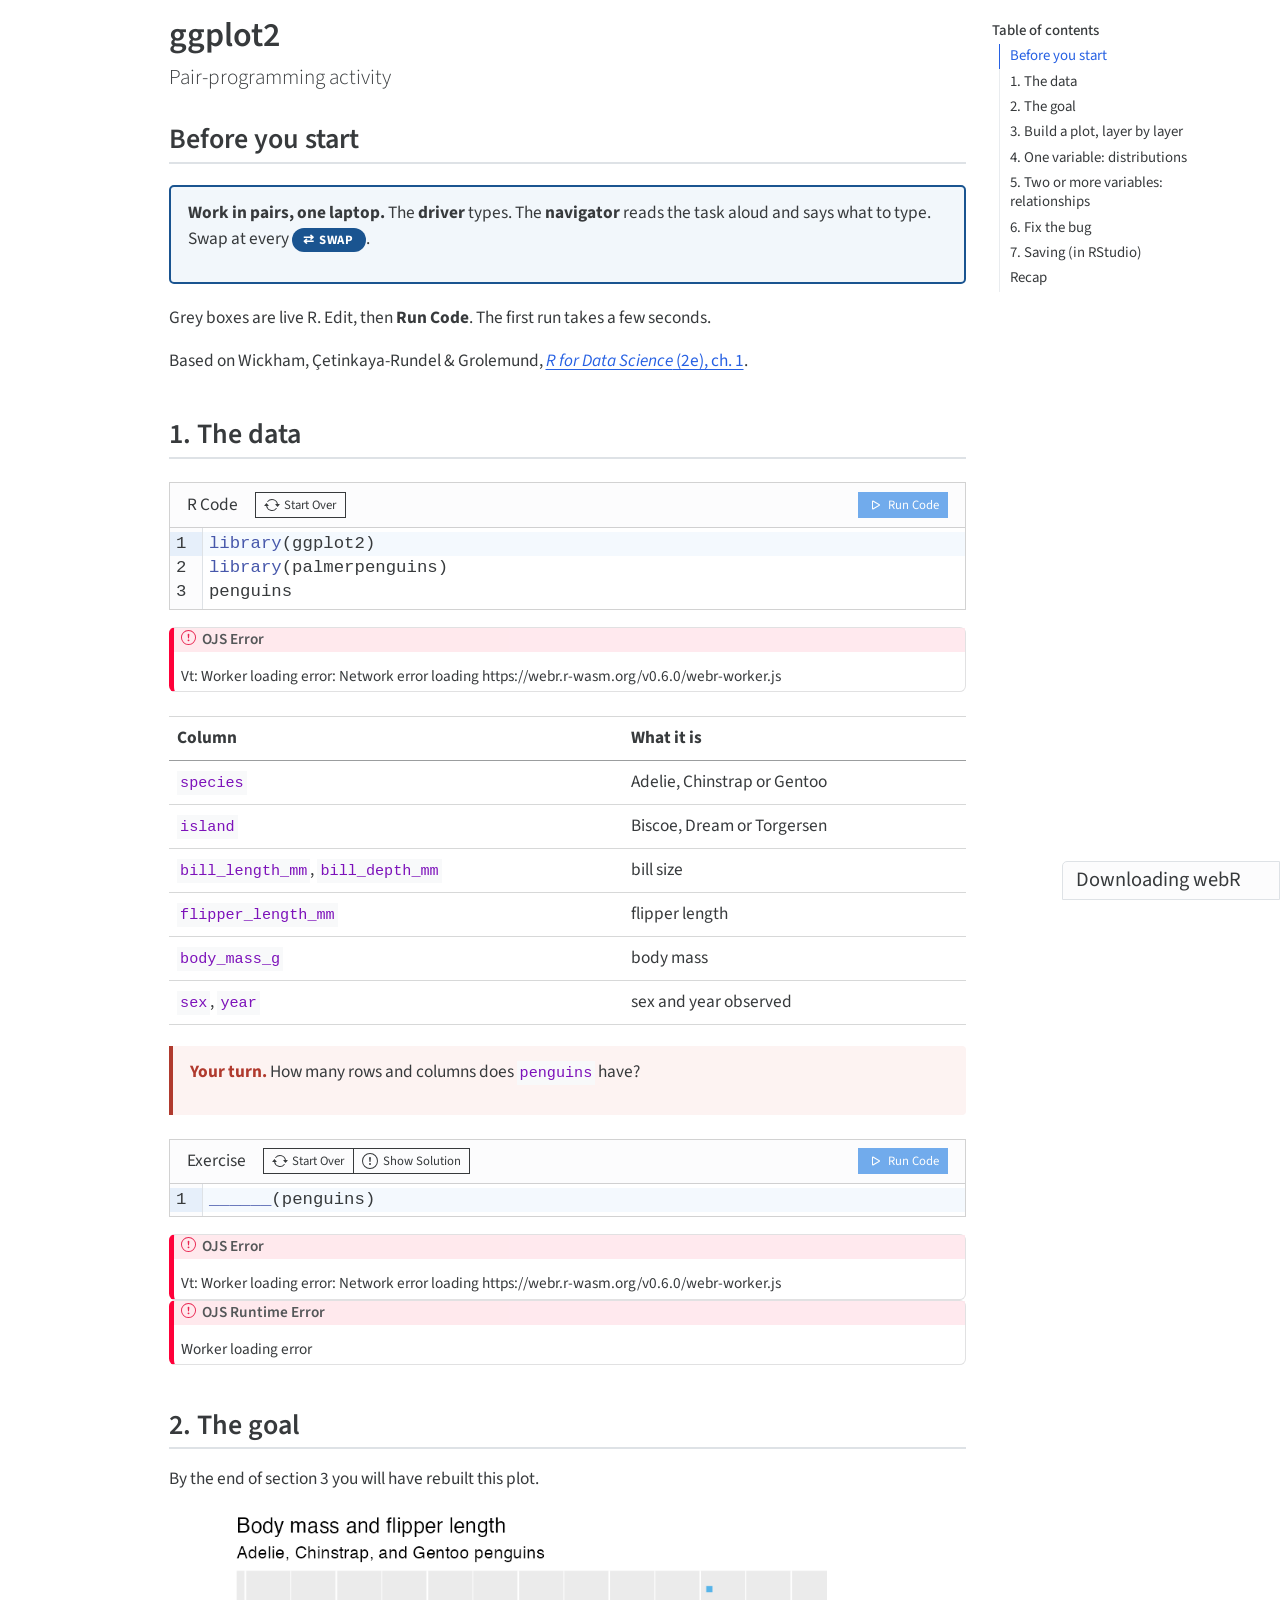
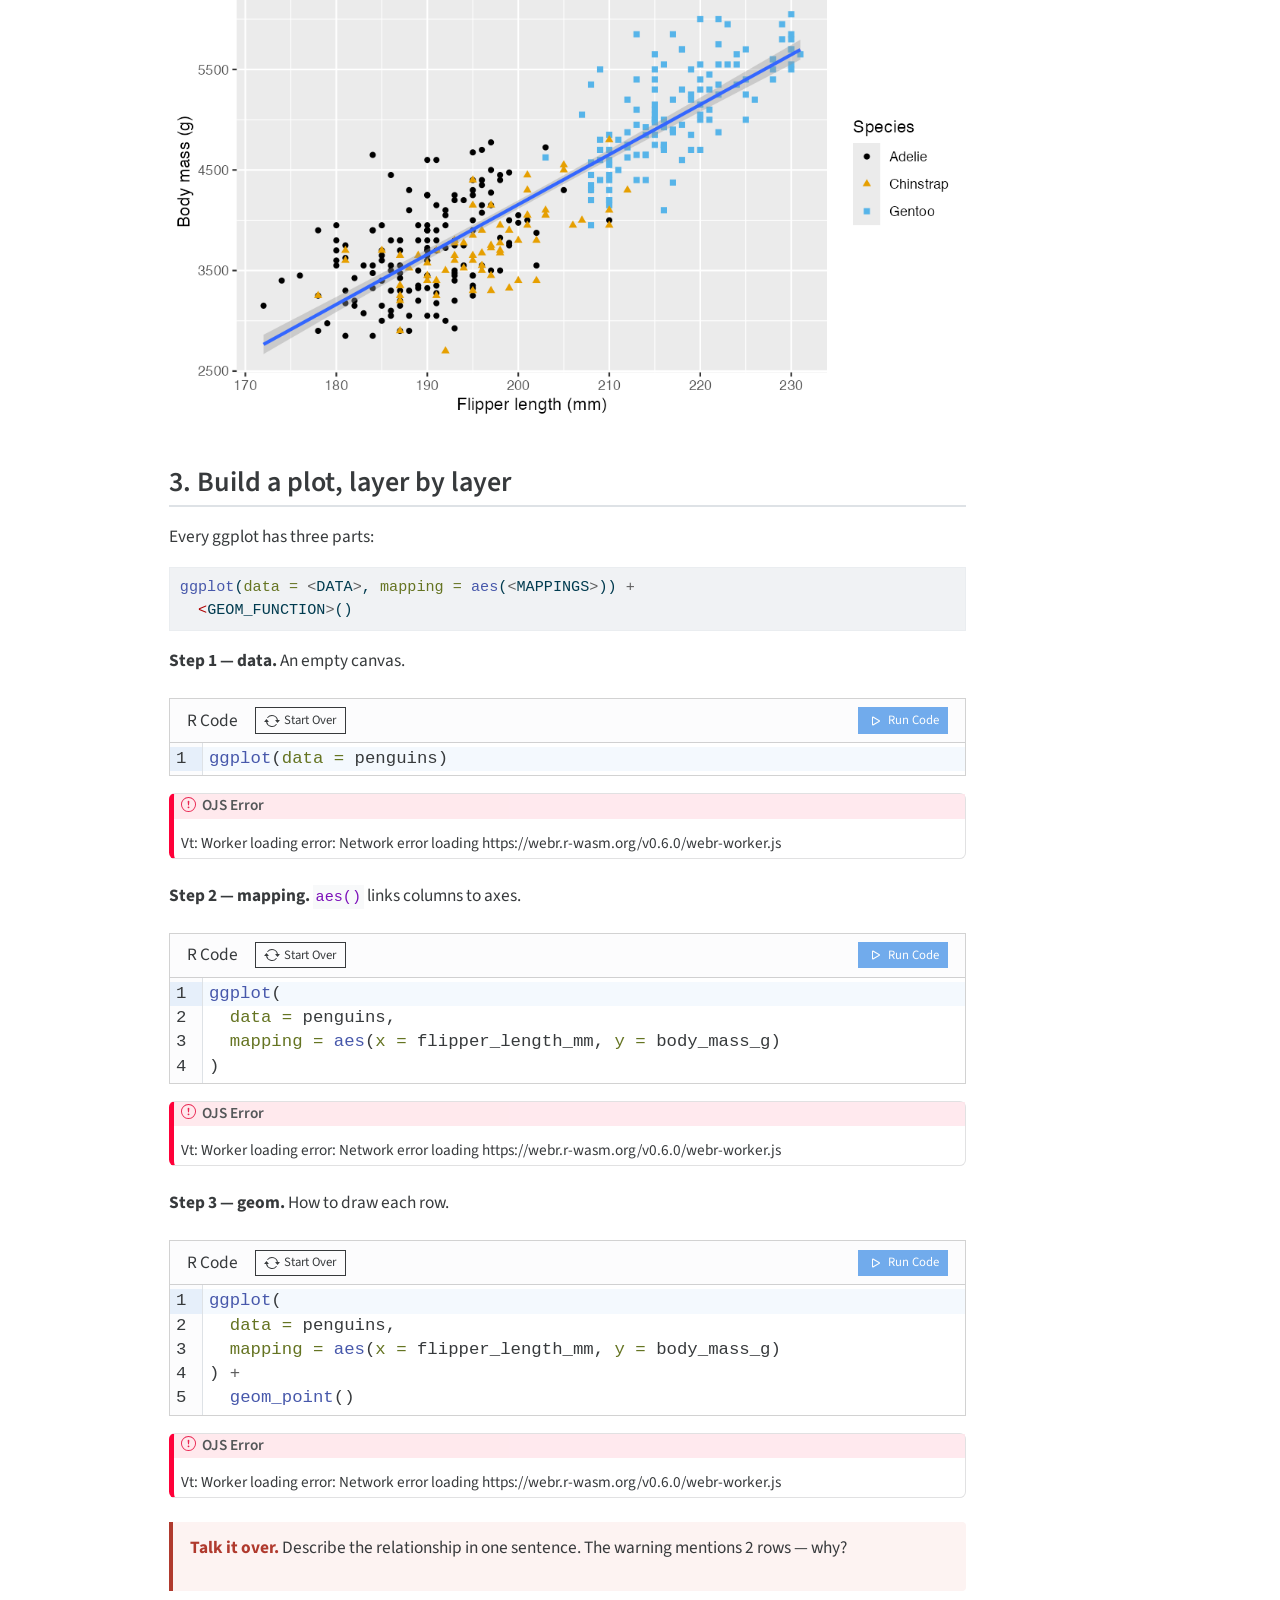
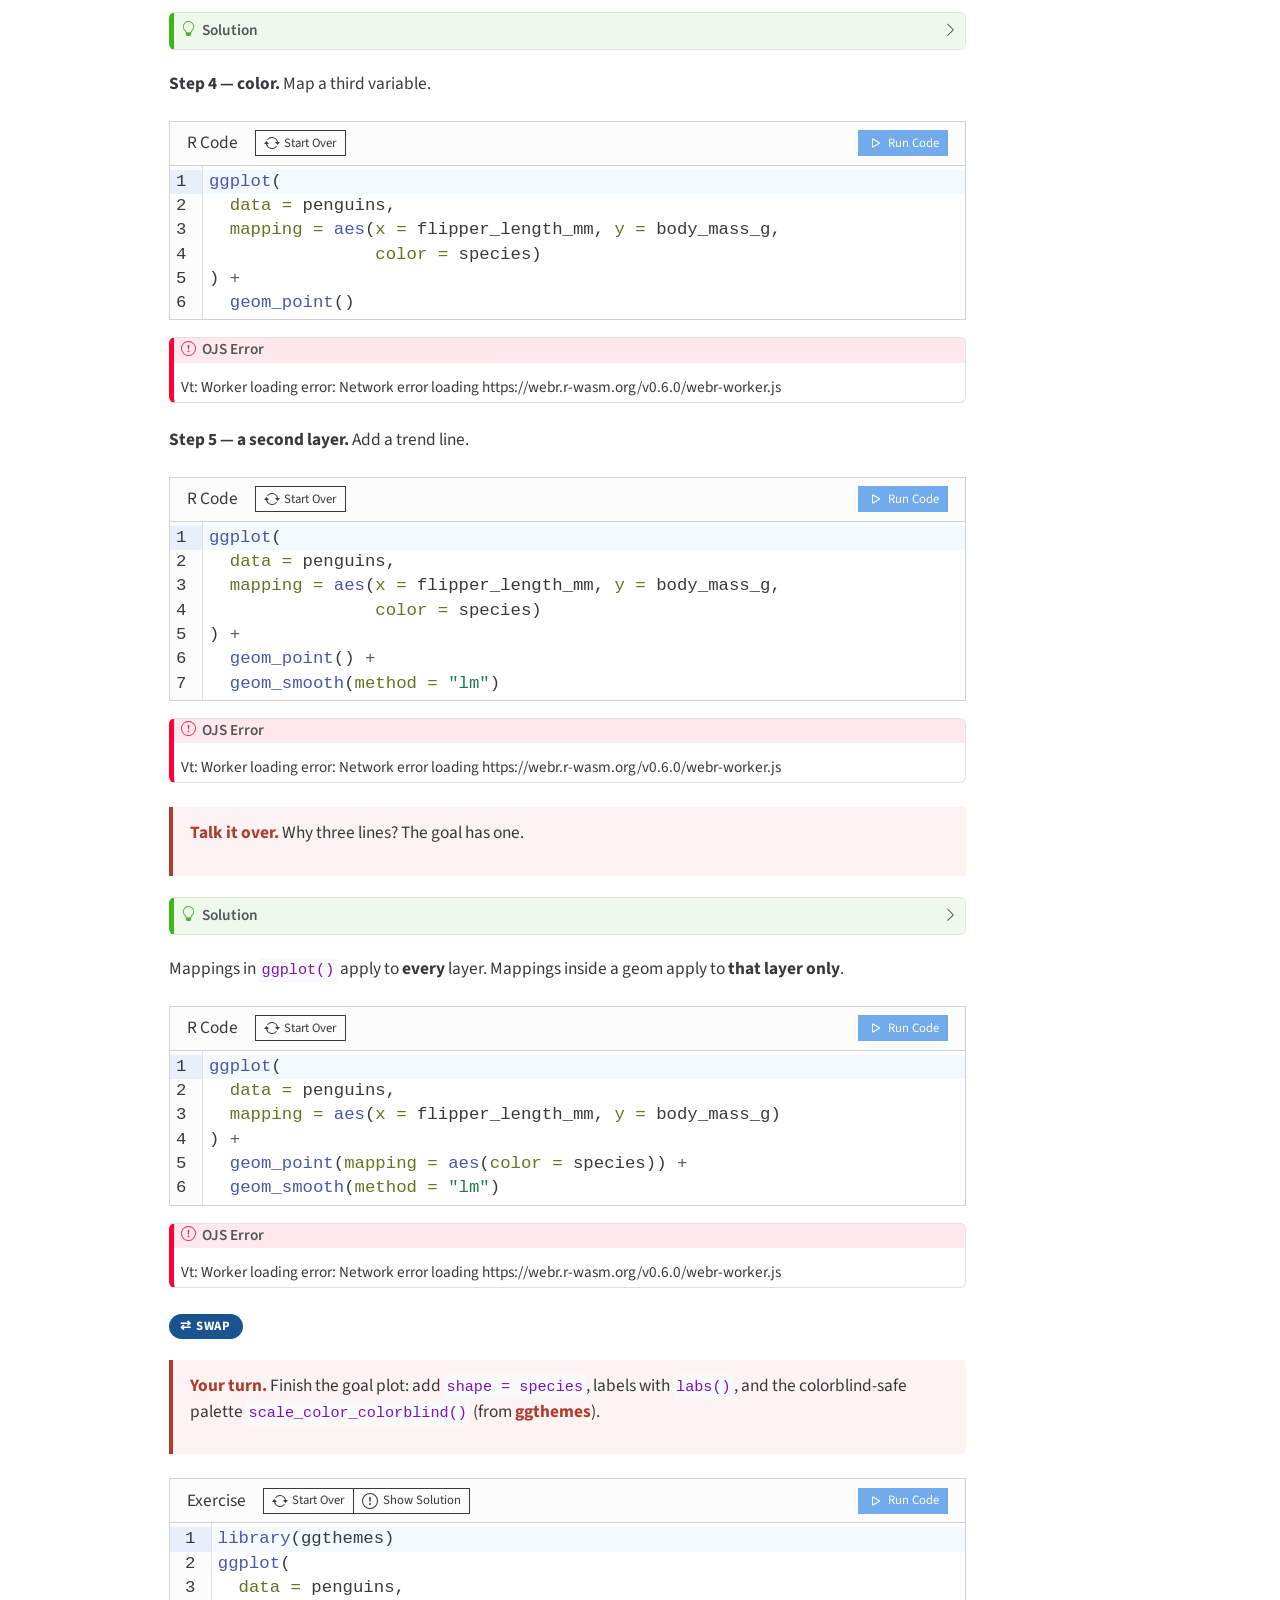
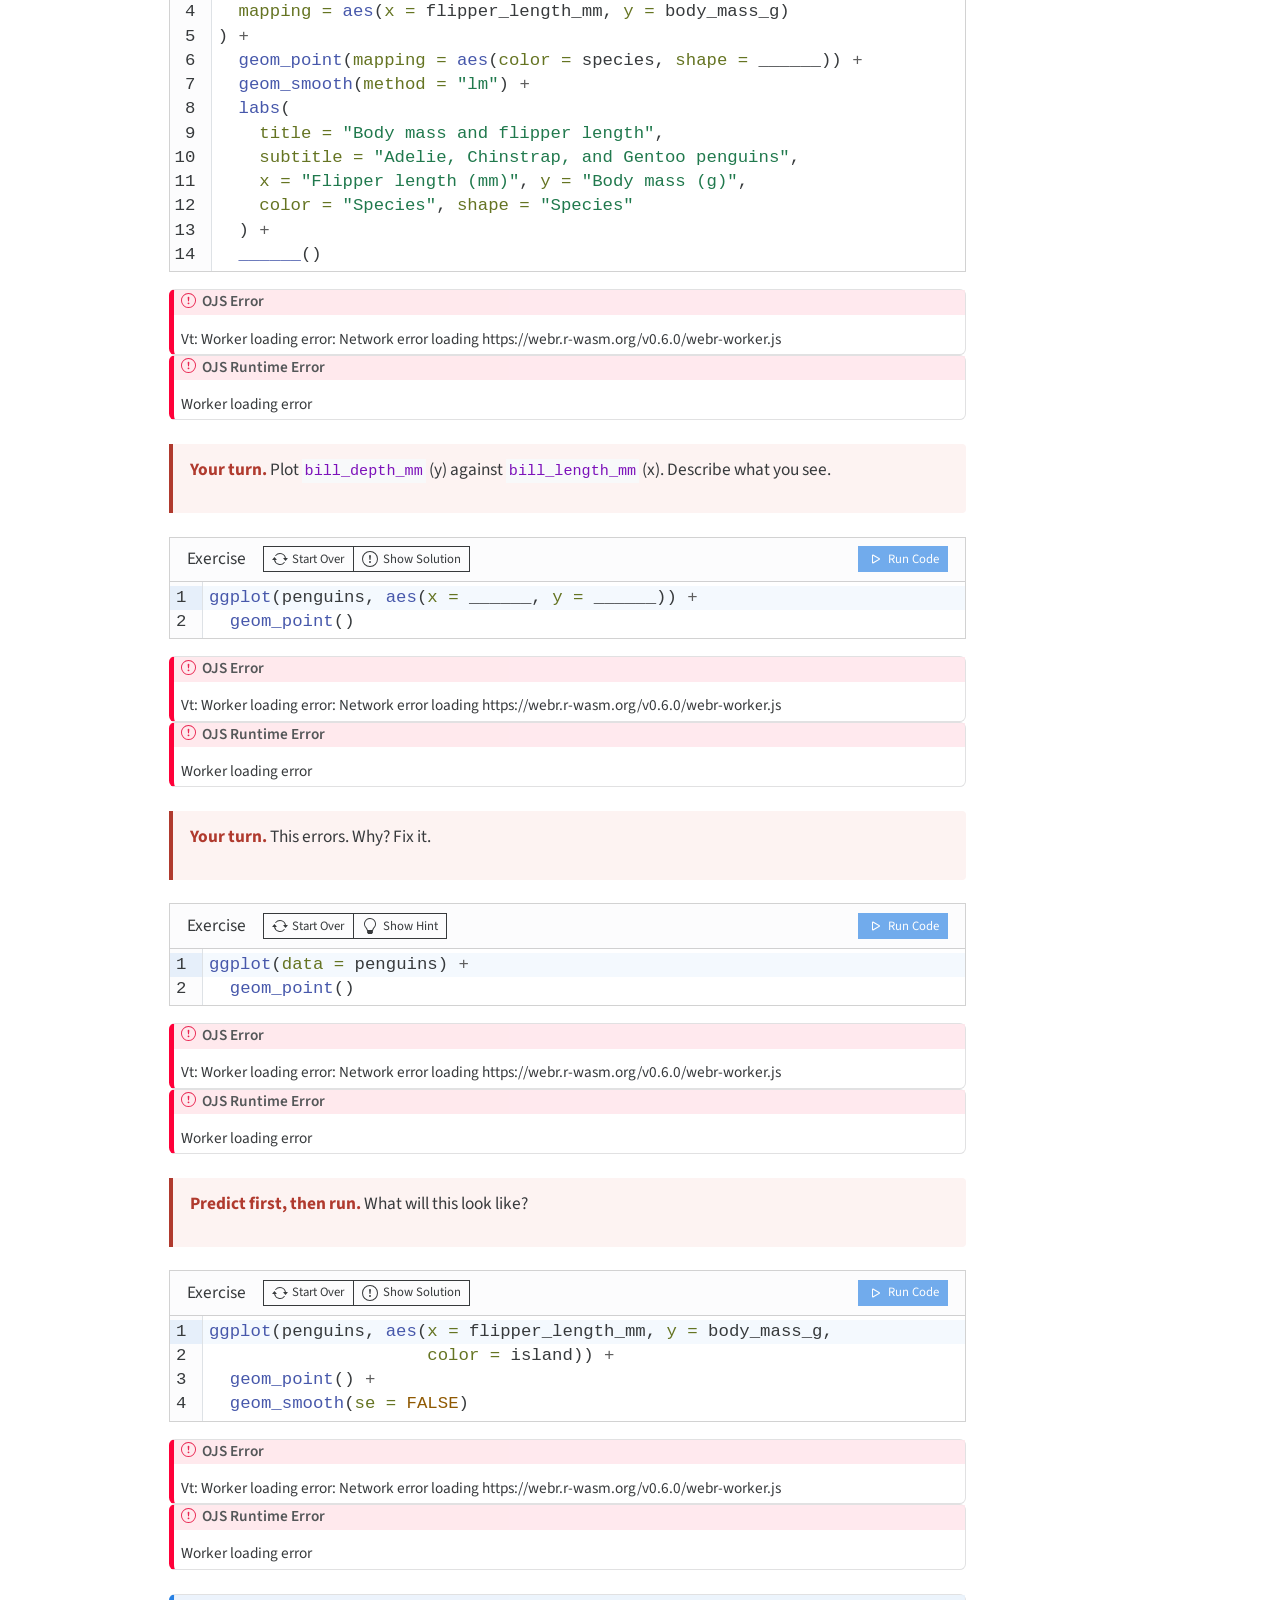
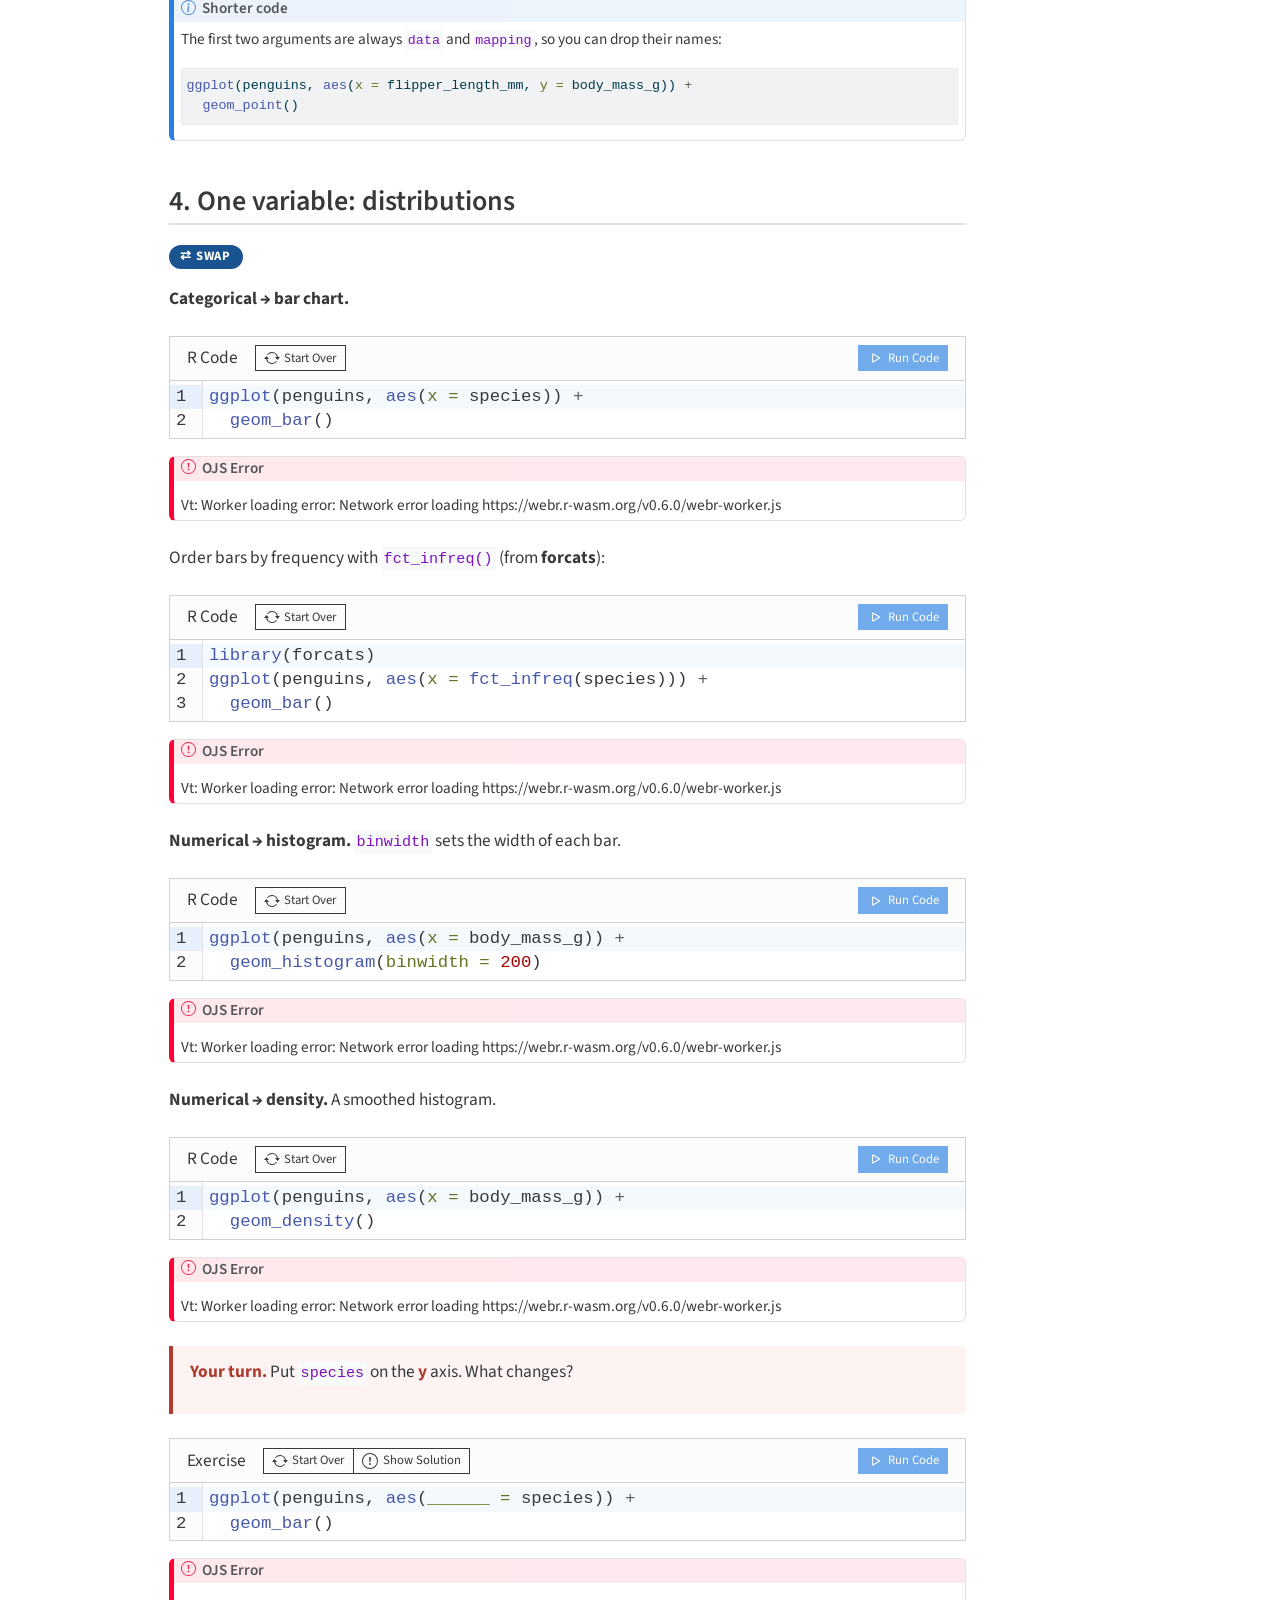
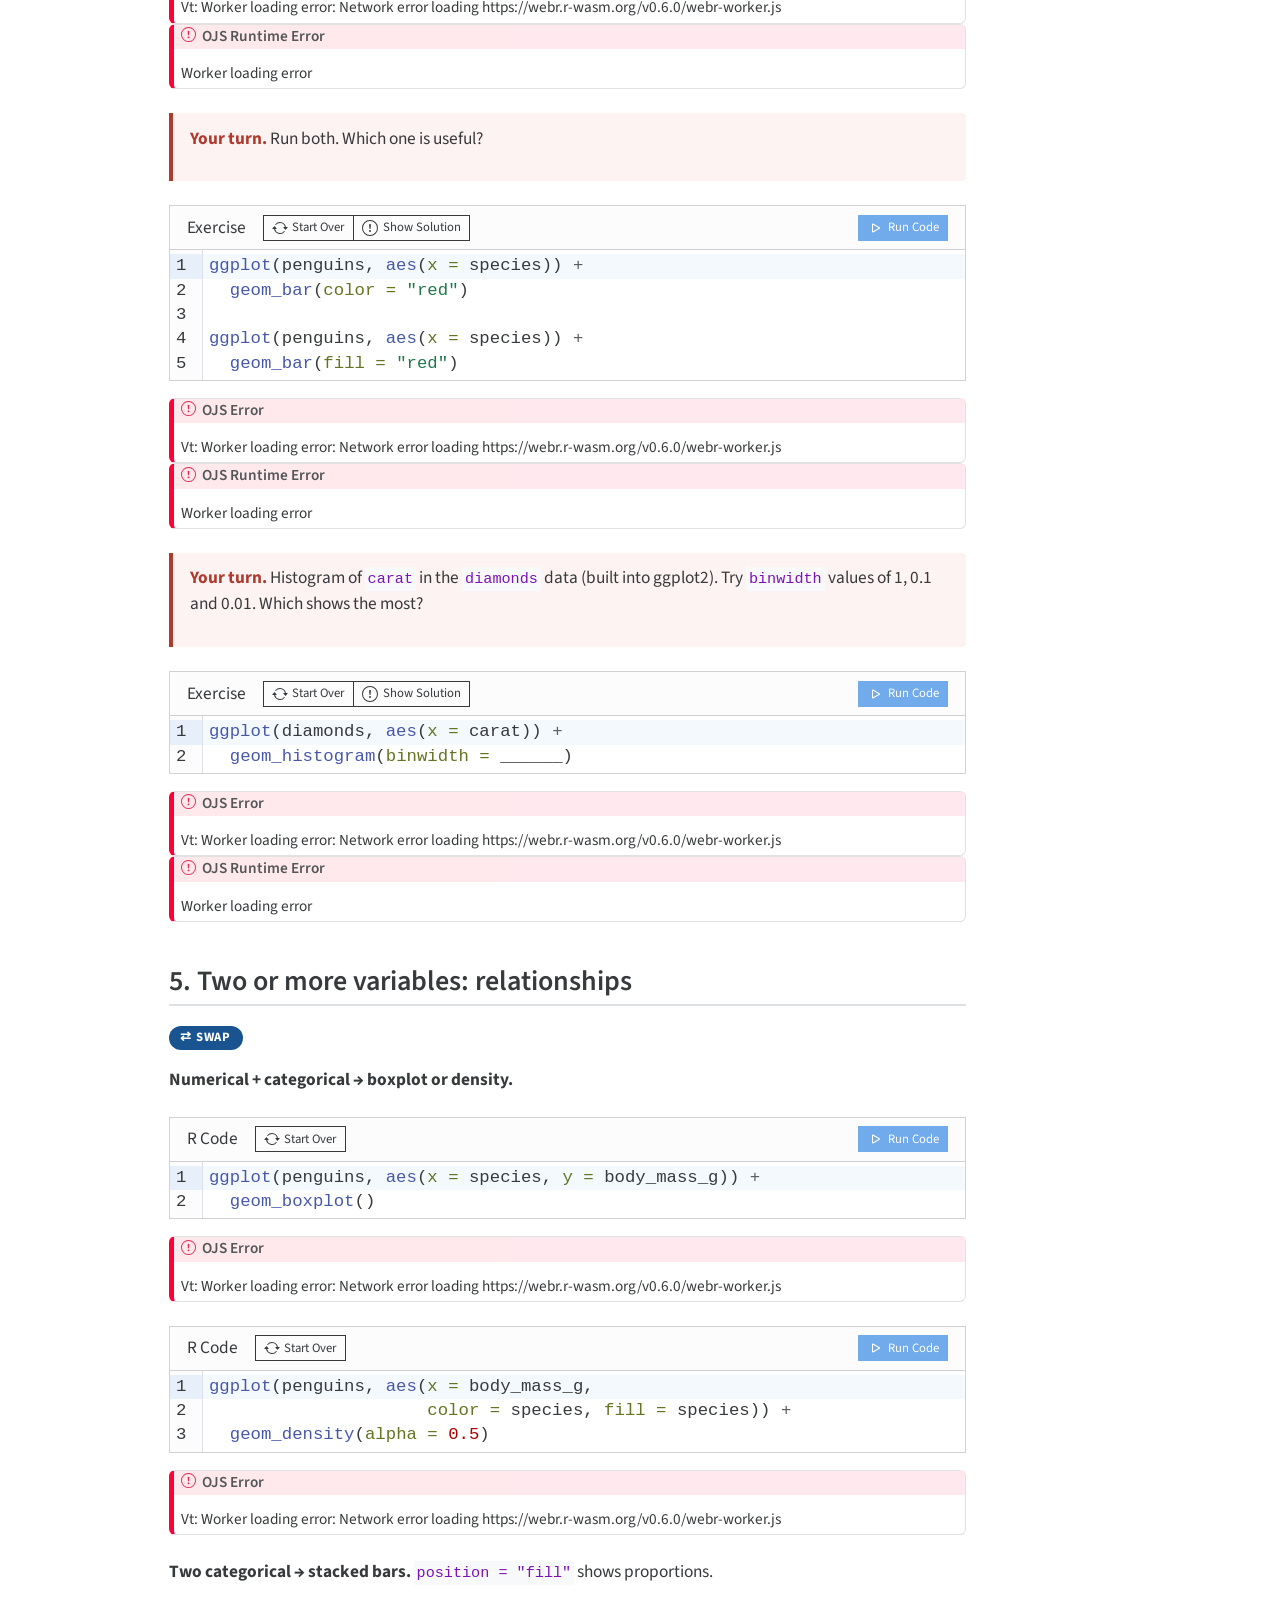
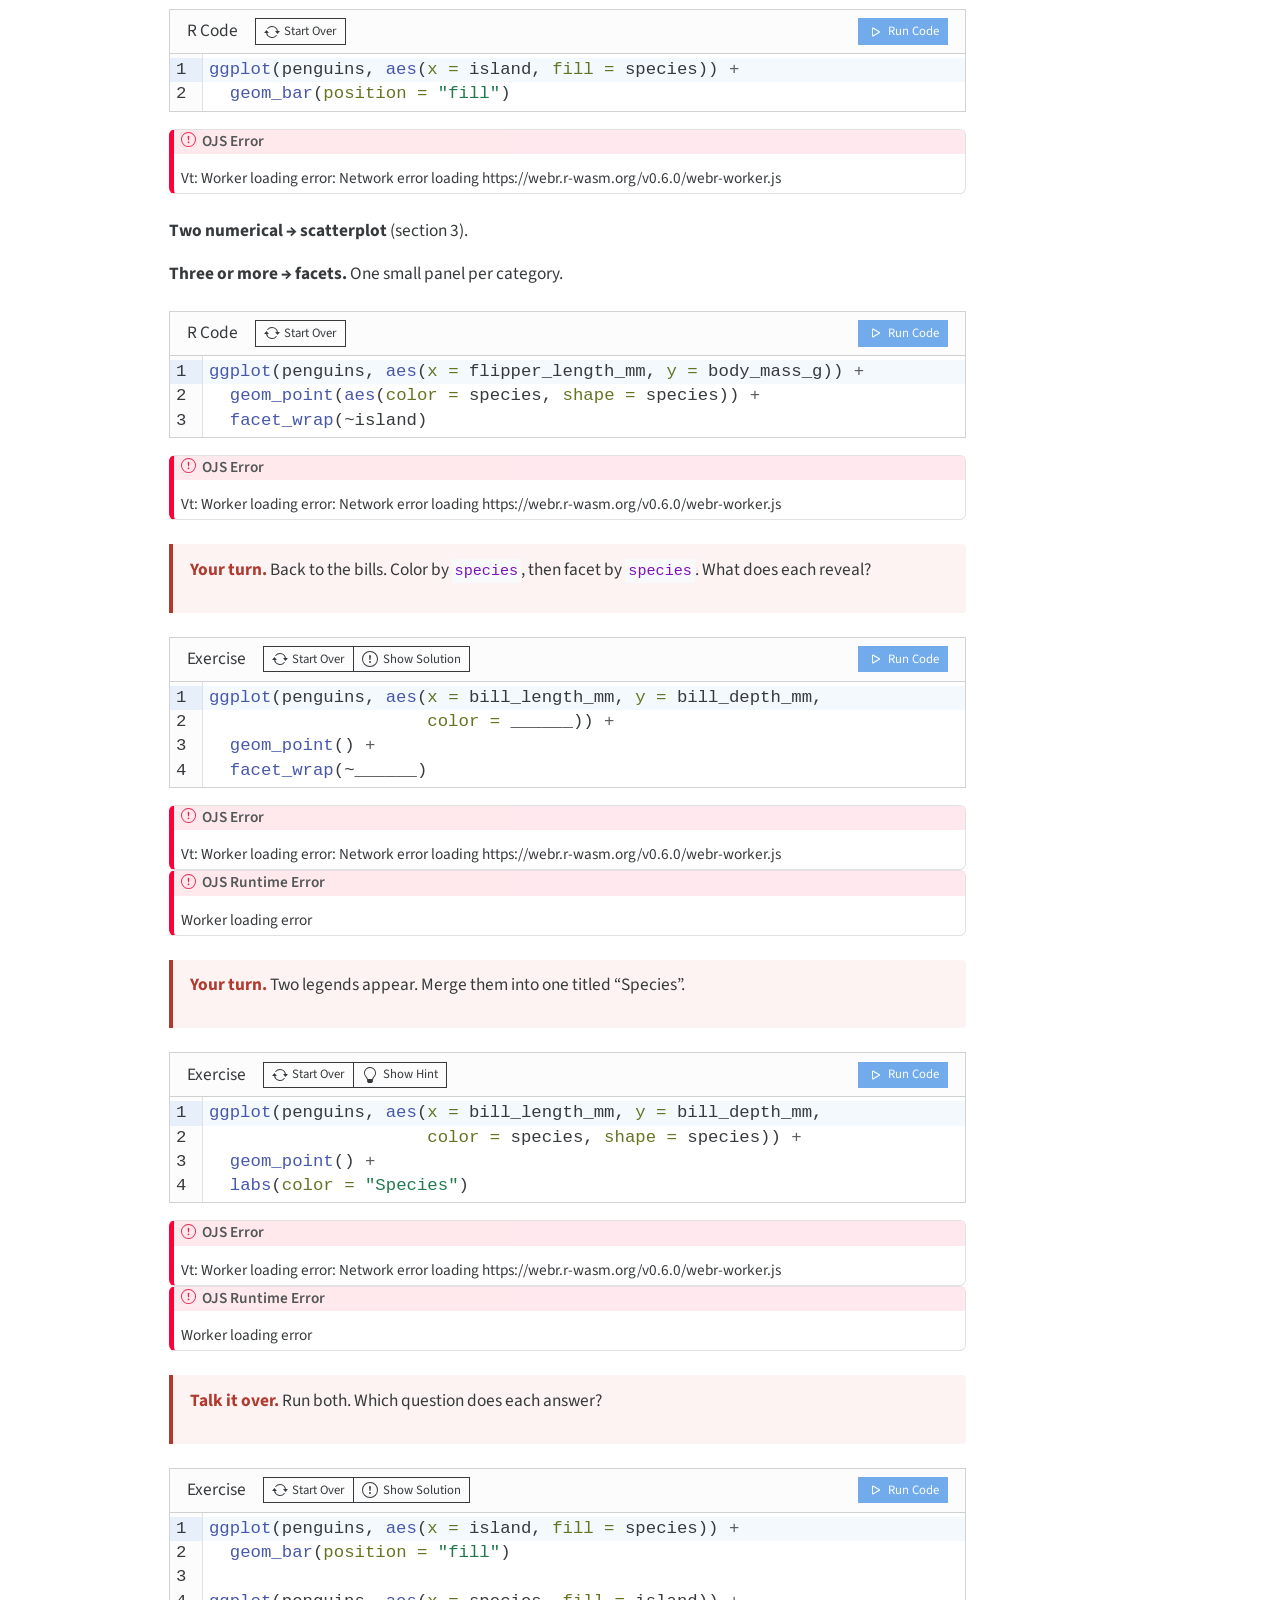
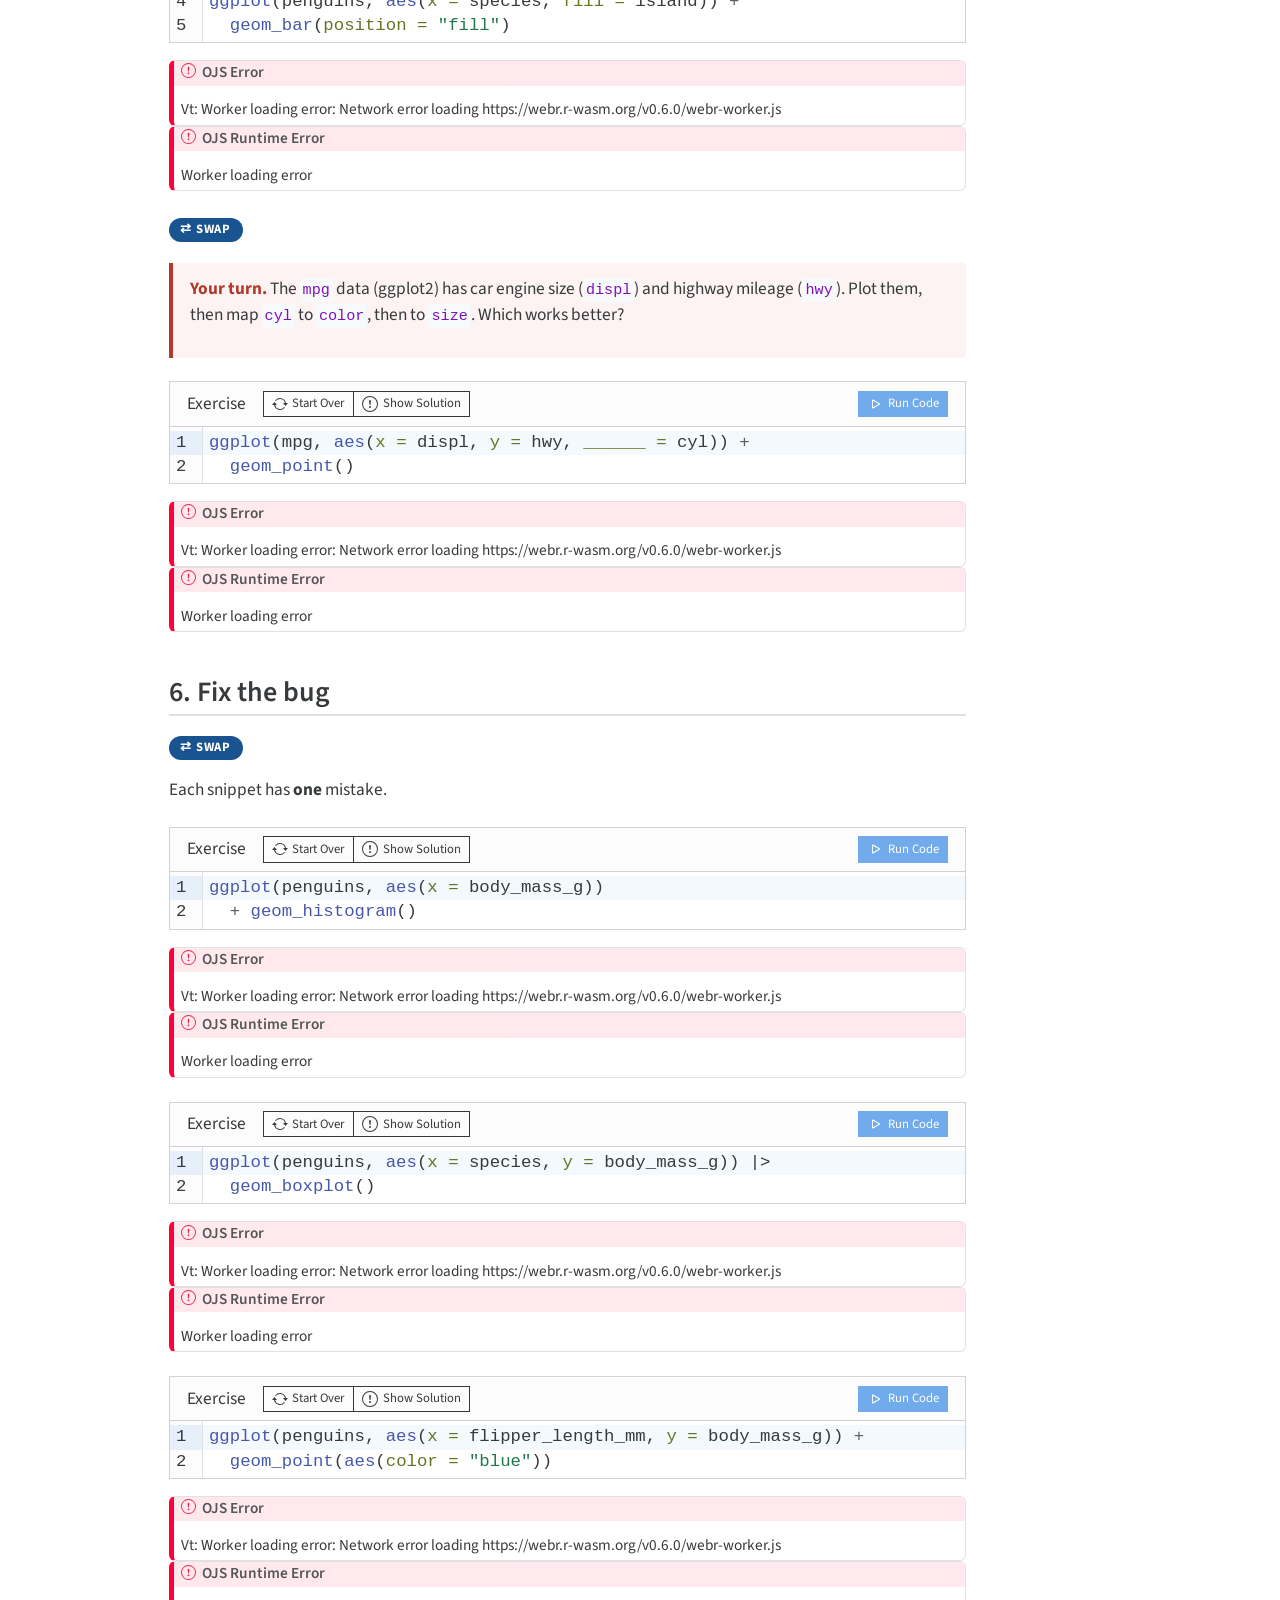
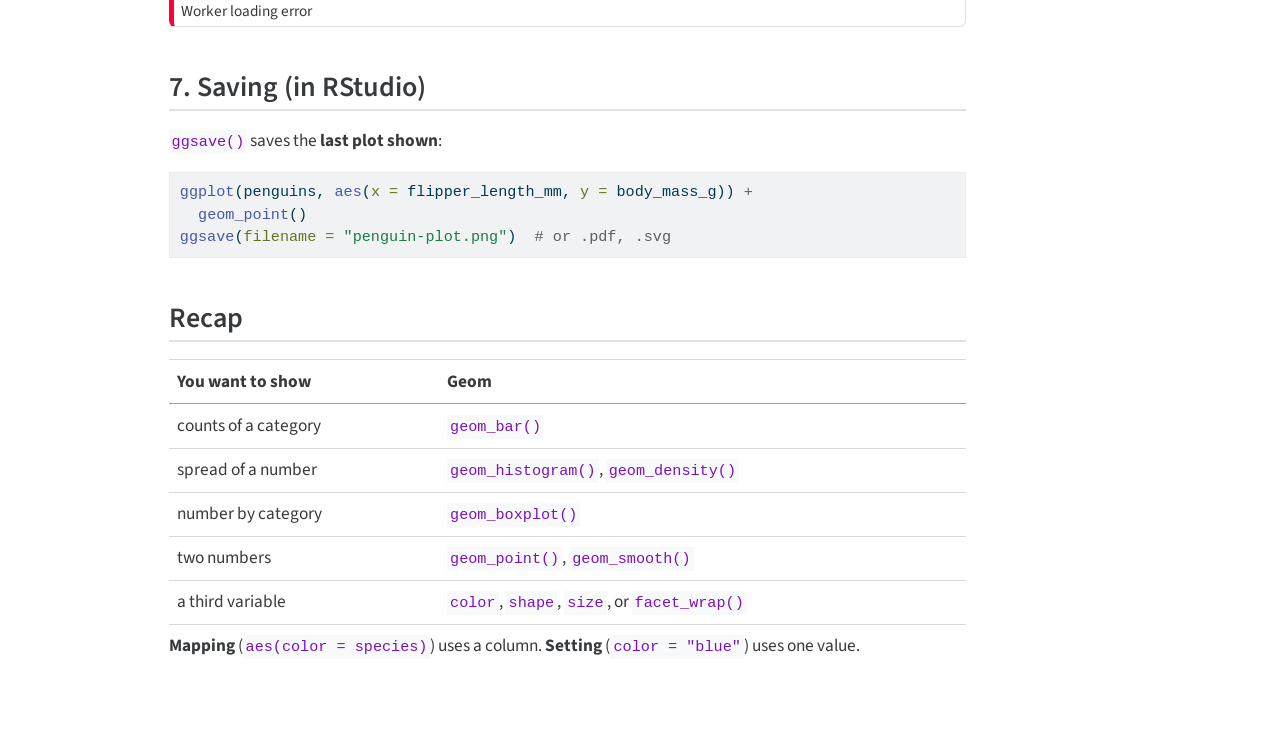
<file: docs/ggplot/index.html>
<!DOCTYPE html>
<html xmlns="http://www.w3.org/1999/xhtml" lang="en" xml:lang="en"><head>

<meta charset="utf-8">
<meta name="generator" content="quarto-1.6.42">

<meta name="viewport" content="width=device-width, initial-scale=1.0, user-scalable=yes">


<title>ggplot2</title>
<style>
code{white-space: pre-wrap;}
span.smallcaps{font-variant: small-caps;}
div.columns{display: flex; gap: min(4vw, 1.5em);}
div.column{flex: auto; overflow-x: auto;}
div.hanging-indent{margin-left: 1.5em; text-indent: -1.5em;}
ul.task-list{list-style: none;}
ul.task-list li input[type="checkbox"] {
  width: 0.8em;
  margin: 0 0.8em 0.2em -1em; /* quarto-specific, see https://github.com/quarto-dev/quarto-cli/issues/4556 */ 
  vertical-align: middle;
}
/* CSS for syntax highlighting */
pre > code.sourceCode { white-space: pre; position: relative; }
pre > code.sourceCode > span { line-height: 1.25; }
pre > code.sourceCode > span:empty { height: 1.2em; }
.sourceCode { overflow: visible; }
code.sourceCode > span { color: inherit; text-decoration: inherit; }
div.sourceCode { margin: 1em 0; }
pre.sourceCode { margin: 0; }
@media screen {
div.sourceCode { overflow: auto; }
}
@media print {
pre > code.sourceCode { white-space: pre-wrap; }
pre > code.sourceCode > span { display: inline-block; text-indent: -5em; padding-left: 5em; }
}
pre.numberSource code
  { counter-reset: source-line 0; }
pre.numberSource code > span
  { position: relative; left: -4em; counter-increment: source-line; }
pre.numberSource code > span > a:first-child::before
  { content: counter(source-line);
    position: relative; left: -1em; text-align: right; vertical-align: baseline;
    border: none; display: inline-block;
    -webkit-touch-callout: none; -webkit-user-select: none;
    -khtml-user-select: none; -moz-user-select: none;
    -ms-user-select: none; user-select: none;
    padding: 0 4px; width: 4em;
  }
pre.numberSource { margin-left: 3em;  padding-left: 4px; }
div.sourceCode
  {   }
@media screen {
pre > code.sourceCode > span > a:first-child::before { text-decoration: underline; }
}
</style>


<script src="index_files/libs/clipboard/clipboard.min.js"></script>
<script src="index_files/libs/quarto-html/quarto.js"></script>
<script src="index_files/libs/quarto-html/popper.min.js"></script>
<script src="index_files/libs/quarto-html/tippy.umd.min.js"></script>
<script src="index_files/libs/quarto-html/anchor.min.js"></script>
<link href="index_files/libs/quarto-html/tippy.css" rel="stylesheet">
<link href="index_files/libs/quarto-html/quarto-syntax-highlighting-2f5df379a58b258e96c21c0638c20c03.css" rel="stylesheet" id="quarto-text-highlighting-styles">
<script src="index_files/libs/bootstrap/bootstrap.min.js"></script>
<link href="index_files/libs/bootstrap/bootstrap-icons.css" rel="stylesheet">
<link href="index_files/libs/bootstrap/bootstrap-10daa034703793678e481cc8cee6d76f.min.css" rel="stylesheet" append-hash="true" id="quarto-bootstrap" data-mode="light">
<script src="index_files/libs/quarto-contrib/live-runtime/live-runtime.js" type="module"></script>
<link href="index_files/libs/quarto-contrib/live-runtime/live-runtime.css" rel="stylesheet">
<style>html{ scroll-behavior: smooth; }</style>
<script type="module" src="index_files/libs/quarto-ojs/quarto-ojs-runtime.js"></script>
<link href="index_files/libs/quarto-ojs/quarto-ojs.css" rel="stylesheet">


<link rel="stylesheet" href="../styles.css">
</head>

<body>

<div id="quarto-content" class="page-columns page-rows-contents page-layout-article">
<div id="quarto-margin-sidebar" class="sidebar margin-sidebar">
  <nav id="TOC" role="doc-toc" class="toc-active">
    <h2 id="toc-title">Table of contents</h2>
   
  <ul class="collapse">
  <li><a href="#before-you-start" id="toc-before-you-start" class="nav-link active" data-scroll-target="#before-you-start">Before you start</a></li>
  <li><a href="#the-data" id="toc-the-data" class="nav-link" data-scroll-target="#the-data">1. The data</a></li>
  <li><a href="#the-goal" id="toc-the-goal" class="nav-link" data-scroll-target="#the-goal">2. The goal</a></li>
  <li><a href="#build-a-plot-layer-by-layer" id="toc-build-a-plot-layer-by-layer" class="nav-link" data-scroll-target="#build-a-plot-layer-by-layer">3. Build a plot, layer by layer</a></li>
  <li><a href="#one-variable-distributions" id="toc-one-variable-distributions" class="nav-link" data-scroll-target="#one-variable-distributions">4. One variable: distributions</a></li>
  <li><a href="#two-or-more-variables-relationships" id="toc-two-or-more-variables-relationships" class="nav-link" data-scroll-target="#two-or-more-variables-relationships">5. Two or more variables: relationships</a></li>
  <li><a href="#fix-the-bug" id="toc-fix-the-bug" class="nav-link" data-scroll-target="#fix-the-bug">6. Fix the bug</a></li>
  <li><a href="#saving-in-rstudio" id="toc-saving-in-rstudio" class="nav-link" data-scroll-target="#saving-in-rstudio">7. Saving (in RStudio)</a></li>
  <li><a href="#recap" id="toc-recap" class="nav-link" data-scroll-target="#recap">Recap</a></li>
  </ul>
</nav>
</div>
<main class="content" id="quarto-document-content">

<header id="title-block-header" class="quarto-title-block default">
<div class="quarto-title">
<h1 class="title">ggplot2</h1>
<p class="subtitle lead">Pair-programming activity</p>
</div>



<div class="quarto-title-meta">

    
  
    
  </div>
  


</header>


<section id="before-you-start" class="level2 unnumbered">
<h2 class="unnumbered anchored" data-anchor-id="before-you-start">Before you start</h2>
<div class="pair">
<p><strong>Work in pairs, one laptop.</strong> The <strong>driver</strong> types. The <strong>navigator</strong> reads the task aloud and says what to type. Swap at every <span class="swap-chip">Swap</span>.</p>
</div>
<p>Grey boxes are live R. Edit, then <strong>Run Code</strong>. The first run takes a few seconds.</p>
<p>Based on Wickham, Çetinkaya-Rundel &amp; Grolemund, <a href="https://r4ds.hadley.nz/data-visualize.html"><em>R for Data Science</em> (2e), ch.&nbsp;1</a>.</p>
</section>
<section id="the-data" class="level2">
<h2 class="anchored" data-anchor-id="the-data">1. The data</h2>
<div class="cell">
<div>
<div id="webr-1" class="exercise-cell">

</div>
<script type="webr-1-contents">
eyJhdHRyIjp7ImVkaXQiOnRydWUsImV2YWwiOnRydWV9LCJjb2RlIjoibGlicmFyeShnZ3Bsb3QyKVxubGlicmFyeShwYWxtZXJwZW5ndWlucylcbnBlbmd1aW5zIn0=
</script>
</div>
</div>
<table class="caption-top table">
<thead>
<tr class="header">
<th>Column</th>
<th>What it is</th>
</tr>
</thead>
<tbody>
<tr class="odd">
<td><code>species</code></td>
<td>Adelie, Chinstrap or Gentoo</td>
</tr>
<tr class="even">
<td><code>island</code></td>
<td>Biscoe, Dream or Torgersen</td>
</tr>
<tr class="odd">
<td><code>bill_length_mm</code>, <code>bill_depth_mm</code></td>
<td>bill size</td>
</tr>
<tr class="even">
<td><code>flipper_length_mm</code></td>
<td>flipper length</td>
</tr>
<tr class="odd">
<td><code>body_mass_g</code></td>
<td>body mass</td>
</tr>
<tr class="even">
<td><code>sex</code>, <code>year</code></td>
<td>sex and year observed</td>
</tr>
</tbody>
</table>
<div class="turn">
<p><strong>Your turn.</strong> How many rows and columns does <code>penguins</code> have?</p>
</div>
<div class="cell" data-exercise="ex_dim">
<div>
<div id="webr-2" class="exercise-cell">

</div>
<script type="webr-2-contents">
eyJhdHRyIjp7ImVkaXQiOnRydWUsImV2YWwiOnRydWUsImV4ZXJjaXNlIjoiZXhfZGltIn0sImNvZGUiOiJfX19fX18ocGVuZ3VpbnMpIn0=
</script>
</div>
</div>
<div class="webr-ojs-exercise exercise-solution d-none" data-exercise="ex_dim">
<p><strong>Solution:</strong></p>
<div class="sourceCode" id="cb1"><pre class="sourceCode r code-with-copy"><code class="sourceCode r"><span id="cb1-1"><a href="#cb1-1" aria-hidden="true" tabindex="-1"></a><span class="fu">dim</span>(penguins)</span></code><button title="Copy to Clipboard" class="code-copy-button"><i class="bi"></i></button></pre></div>
<p>344 rows (penguins), 8 columns (variables).</p>
</div>
</section>
<section id="the-goal" class="level2">
<h2 class="anchored" data-anchor-id="the-goal">2. The goal</h2>
<p>By the end of section 3 you will have rebuilt this plot.</p>
<p><img src="goal.png" class="img-fluid" alt="Scatterplot of body mass against flipper length, points colored and shaped by species, with one linear trend line."></p>
</section>
<section id="build-a-plot-layer-by-layer" class="level2">
<h2 class="anchored" data-anchor-id="build-a-plot-layer-by-layer">3. Build a plot, layer by layer</h2>
<p>Every ggplot has three parts:</p>
<div class="sourceCode" id="cb2"><pre class="sourceCode r code-with-copy"><code class="sourceCode r"><span id="cb2-1"><a href="#cb2-1" aria-hidden="true" tabindex="-1"></a><span class="fu">ggplot</span>(<span class="at">data =</span> <span class="sc">&lt;</span>DATA<span class="sc">&gt;</span>, <span class="at">mapping =</span> <span class="fu">aes</span>(<span class="sc">&lt;</span>MAPPINGS<span class="sc">&gt;</span>)) <span class="sc">+</span></span>
<span id="cb2-2"><a href="#cb2-2" aria-hidden="true" tabindex="-1"></a>  <span class="er">&lt;</span>GEOM_FUNCTION<span class="sc">&gt;</span>()</span></code><button title="Copy to Clipboard" class="code-copy-button"><i class="bi"></i></button></pre></div>
<p><strong>Step 1 — data.</strong> An empty canvas.</p>
<div class="cell">
<div>
<div id="webr-3" class="exercise-cell">

</div>
<script type="webr-3-contents">
eyJhdHRyIjp7ImVkaXQiOnRydWUsImV2YWwiOnRydWV9LCJjb2RlIjoiZ2dwbG90KGRhdGEgPSBwZW5ndWlucykifQ==
</script>
</div>
</div>
<p><strong>Step 2 — mapping.</strong> <code>aes()</code> links columns to axes.</p>
<div class="cell">
<div>
<div id="webr-4" class="exercise-cell">

</div>
<script type="webr-4-contents">
eyJhdHRyIjp7ImVkaXQiOnRydWUsImV2YWwiOnRydWV9LCJjb2RlIjoiZ2dwbG90KFxuICBkYXRhID0gcGVuZ3VpbnMsXG4gIG1hcHBpbmcgPSBhZXMoeCA9IGZsaXBwZXJfbGVuZ3RoX21tLCB5ID0gYm9keV9tYXNzX2cpXG4pIn0=
</script>
</div>
</div>
<p><strong>Step 3 — geom.</strong> How to draw each row.</p>
<div class="cell">
<div>
<div id="webr-5" class="exercise-cell">

</div>
<script type="webr-5-contents">
eyJhdHRyIjp7ImVkaXQiOnRydWUsImV2YWwiOnRydWV9LCJjb2RlIjoiZ2dwbG90KFxuICBkYXRhID0gcGVuZ3VpbnMsXG4gIG1hcHBpbmcgPSBhZXMoeCA9IGZsaXBwZXJfbGVuZ3RoX21tLCB5ID0gYm9keV9tYXNzX2cpXG4pICtcbiAgZ2VvbV9wb2ludCgpIn0=
</script>
</div>
</div>
<div class="turn">
<p><strong>Talk it over.</strong> Describe the relationship in one sentence. The warning mentions 2 rows — why?</p>
</div>
<div class="callout callout-style-default callout-tip callout-titled">
<div class="callout-header d-flex align-content-center" data-bs-toggle="collapse" data-bs-target=".callout-1-contents" aria-controls="callout-1" aria-expanded="false" aria-label="Toggle callout">
<div class="callout-icon-container">
<i class="callout-icon"></i>
</div>
<div class="callout-title-container flex-fill">
Solution
</div>
<div class="callout-btn-toggle d-inline-block border-0 py-1 ps-1 pe-0 float-end"><i class="callout-toggle"></i></div>
</div>
<div id="callout-1" class="callout-1-contents callout-collapse collapse">
<div class="callout-body-container callout-body">
<p>Heavier penguins have longer flippers: a strong positive relationship. Two penguins have no flipper length or body mass recorded (<code>NA</code>), so they cannot be plotted.</p>
</div>
</div>
</div>
<p><strong>Step 4 — color.</strong> Map a third variable.</p>
<div class="cell">
<div>
<div id="webr-6" class="exercise-cell">

</div>
<script type="webr-6-contents">
[base64]
</script>
</div>
</div>
<p><strong>Step 5 — a second layer.</strong> Add a trend line.</p>
<div class="cell">
<div>
<div id="webr-7" class="exercise-cell">

</div>
<script type="webr-7-contents">
[base64]
</script>
</div>
</div>
<div class="turn">
<p><strong>Talk it over.</strong> Why three lines? The goal has one.</p>
</div>
<div class="callout callout-style-default callout-tip callout-titled">
<div class="callout-header d-flex align-content-center" data-bs-toggle="collapse" data-bs-target=".callout-2-contents" aria-controls="callout-2" aria-expanded="false" aria-label="Toggle callout">
<div class="callout-icon-container">
<i class="callout-icon"></i>
</div>
<div class="callout-title-container flex-fill">
Solution
</div>
<div class="callout-btn-toggle d-inline-block border-0 py-1 ps-1 pe-0 float-end"><i class="callout-toggle"></i></div>
</div>
<div id="callout-2" class="callout-2-contents callout-collapse collapse">
<div class="callout-body-container callout-body">
<p><code>color = species</code> sits in <code>ggplot()</code>, so it applies to every layer, and <code>geom_smooth()</code> fits one line per species.</p>
</div>
</div>
</div>
<p>Mappings in <code>ggplot()</code> apply to <strong>every</strong> layer. Mappings inside a geom apply to <strong>that layer only</strong>.</p>
<div class="cell">
<div>
<div id="webr-8" class="exercise-cell">

</div>
<script type="webr-8-contents">
[base64]
</script>
</div>
</div>
<p><span class="swap-chip">Swap</span></p>
<div class="turn">
<p><strong>Your turn.</strong> Finish the goal plot: add <code>shape = species</code>, labels with <code>labs()</code>, and the colorblind-safe palette <code>scale_color_colorblind()</code> (from <strong>ggthemes</strong>).</p>
</div>
<div class="cell" data-exercise="ex_goal">
<div>
<div id="webr-9" class="exercise-cell">

</div>
<script type="webr-9-contents">
[base64]
</script>
</div>
</div>
<div class="webr-ojs-exercise exercise-solution d-none" data-exercise="ex_goal">
<p><strong>Solution:</strong></p>
<div class="sourceCode" id="cb3"><pre class="sourceCode r code-with-copy"><code class="sourceCode r"><span id="cb3-1"><a href="#cb3-1" aria-hidden="true" tabindex="-1"></a><span class="fu">library</span>(ggthemes)</span>
<span id="cb3-2"><a href="#cb3-2" aria-hidden="true" tabindex="-1"></a><span class="fu">ggplot</span>(</span>
<span id="cb3-3"><a href="#cb3-3" aria-hidden="true" tabindex="-1"></a>  <span class="at">data =</span> penguins,</span>
<span id="cb3-4"><a href="#cb3-4" aria-hidden="true" tabindex="-1"></a>  <span class="at">mapping =</span> <span class="fu">aes</span>(<span class="at">x =</span> flipper_length_mm, <span class="at">y =</span> body_mass_g)</span>
<span id="cb3-5"><a href="#cb3-5" aria-hidden="true" tabindex="-1"></a>) <span class="sc">+</span></span>
<span id="cb3-6"><a href="#cb3-6" aria-hidden="true" tabindex="-1"></a>  <span class="fu">geom_point</span>(<span class="at">mapping =</span> <span class="fu">aes</span>(<span class="at">color =</span> species, <span class="at">shape =</span> species)) <span class="sc">+</span></span>
<span id="cb3-7"><a href="#cb3-7" aria-hidden="true" tabindex="-1"></a>  <span class="fu">geom_smooth</span>(<span class="at">method =</span> <span class="st">"lm"</span>) <span class="sc">+</span></span>
<span id="cb3-8"><a href="#cb3-8" aria-hidden="true" tabindex="-1"></a>  <span class="fu">labs</span>(</span>
<span id="cb3-9"><a href="#cb3-9" aria-hidden="true" tabindex="-1"></a>    <span class="at">title =</span> <span class="st">"Body mass and flipper length"</span>,</span>
<span id="cb3-10"><a href="#cb3-10" aria-hidden="true" tabindex="-1"></a>    <span class="at">subtitle =</span> <span class="st">"Adelie, Chinstrap, and Gentoo penguins"</span>,</span>
<span id="cb3-11"><a href="#cb3-11" aria-hidden="true" tabindex="-1"></a>    <span class="at">x =</span> <span class="st">"Flipper length (mm)"</span>, <span class="at">y =</span> <span class="st">"Body mass (g)"</span>,</span>
<span id="cb3-12"><a href="#cb3-12" aria-hidden="true" tabindex="-1"></a>    <span class="at">color =</span> <span class="st">"Species"</span>, <span class="at">shape =</span> <span class="st">"Species"</span></span>
<span id="cb3-13"><a href="#cb3-13" aria-hidden="true" tabindex="-1"></a>  ) <span class="sc">+</span></span>
<span id="cb3-14"><a href="#cb3-14" aria-hidden="true" tabindex="-1"></a>  <span class="fu">scale_color_colorblind</span>()</span></code><button title="Copy to Clipboard" class="code-copy-button"><i class="bi"></i></button></pre></div>
</div>
<div class="turn">
<p><strong>Your turn.</strong> Plot <code>bill_depth_mm</code> (y) against <code>bill_length_mm</code> (x). Describe what you see.</p>
</div>
<div class="cell" data-exercise="ex_bill">
<div>
<div id="webr-10" class="exercise-cell">

</div>
<script type="webr-10-contents">
eyJhdHRyIjp7ImVkaXQiOnRydWUsImV2YWwiOnRydWUsImV4ZXJjaXNlIjoiZXhfYmlsbCJ9LCJjb2RlIjoiZ2dwbG90KHBlbmd1aW5zLCBhZXMoeCA9IF9fX19fXywgeSA9IF9fX19fXykpICtcbiAgZ2VvbV9wb2ludCgpIn0=
</script>
</div>
</div>
<div class="webr-ojs-exercise exercise-solution d-none" data-exercise="ex_bill">
<p><strong>Solution:</strong></p>
<div class="sourceCode" id="cb4"><pre class="sourceCode r code-with-copy"><code class="sourceCode r"><span id="cb4-1"><a href="#cb4-1" aria-hidden="true" tabindex="-1"></a><span class="fu">ggplot</span>(penguins, <span class="fu">aes</span>(<span class="at">x =</span> bill_length_mm, <span class="at">y =</span> bill_depth_mm)) <span class="sc">+</span></span>
<span id="cb4-2"><a href="#cb4-2" aria-hidden="true" tabindex="-1"></a>  <span class="fu">geom_point</span>()</span></code><button title="Copy to Clipboard" class="code-copy-button"><i class="bi"></i></button></pre></div>
<p>Overall, a weak negative trend — until you color by species (section 5).</p>
</div>
<div class="turn">
<p><strong>Your turn.</strong> This errors. Why? Fix it.</p>
</div>
<div class="cell" data-exercise="ex_error">
<div>
<div id="webr-11" class="exercise-cell">

</div>
<script type="webr-11-contents">
eyJhdHRyIjp7ImVkaXQiOnRydWUsImV2YWwiOnRydWUsImV4ZXJjaXNlIjoiZXhfZXJyb3IifSwiY29kZSI6ImdncGxvdChkYXRhID0gcGVuZ3VpbnMpICtcbiAgZ2VvbV9wb2ludCgpIn0=
</script>
</div>
</div>
<div class="hint webr-ojs-exercise exercise-hint d-none" data-exercise="ex_error">
<div class="callout callout-style-default callout-tip callout-titled">
<div class="callout-header d-flex align-content-center" data-bs-toggle="collapse" data-bs-target=".callout-3-contents" aria-controls="callout-3" aria-expanded="true" aria-label="Toggle callout">
<div class="callout-icon-container">
<i class="callout-icon"></i>
</div>
<div class="callout-title-container flex-fill">
Hint
</div>
<div class="callout-btn-toggle d-inline-block border-0 py-1 ps-1 pe-0 float-end"><i class="callout-toggle"></i></div>
</div>
<div id="callout-3" class="callout-3-contents callout-collapse collapse show">
<div class="callout-body-container callout-body">
<p>What should go on the x and y axes?</p>
</div>
</div>
</div>
</div>
<div class="webr-ojs-exercise exercise-solution d-none" data-exercise="ex_error">
<p><strong>Solution:</strong></p>
<p><code>geom_point()</code> needs <code>x</code> and <code>y</code>. Add a mapping:</p>
<div class="sourceCode" id="cb5"><pre class="sourceCode r code-with-copy"><code class="sourceCode r"><span id="cb5-1"><a href="#cb5-1" aria-hidden="true" tabindex="-1"></a><span class="fu">ggplot</span>(</span>
<span id="cb5-2"><a href="#cb5-2" aria-hidden="true" tabindex="-1"></a>  <span class="at">data =</span> penguins,</span>
<span id="cb5-3"><a href="#cb5-3" aria-hidden="true" tabindex="-1"></a>  <span class="at">mapping =</span> <span class="fu">aes</span>(<span class="at">x =</span> flipper_length_mm, <span class="at">y =</span> body_mass_g)</span>
<span id="cb5-4"><a href="#cb5-4" aria-hidden="true" tabindex="-1"></a>) <span class="sc">+</span></span>
<span id="cb5-5"><a href="#cb5-5" aria-hidden="true" tabindex="-1"></a>  <span class="fu">geom_point</span>()</span></code><button title="Copy to Clipboard" class="code-copy-button"><i class="bi"></i></button></pre></div>
</div>
<div class="turn">
<p><strong>Predict first, then run.</strong> What will this look like?</p>
</div>
<div class="cell" data-exercise="ex_predict">
<div>
<div id="webr-12" class="exercise-cell">

</div>
<script type="webr-12-contents">
[base64]
</script>
</div>
</div>
<div class="webr-ojs-exercise exercise-solution d-none" data-exercise="ex_predict">
<p><strong>Solution:</strong></p>
<p>Points colored by island, one smooth <strong>curve</strong> per island (<code>color</code> is global), no grey confidence band (<code>se = FALSE</code>).</p>
</div>
<div class="callout callout-style-default callout-note callout-titled">
<div class="callout-header d-flex align-content-center">
<div class="callout-icon-container">
<i class="callout-icon"></i>
</div>
<div class="callout-title-container flex-fill">
Shorter code
</div>
</div>
<div class="callout-body-container callout-body">
<p>The first two arguments are always <code>data</code> and <code>mapping</code>, so you can drop their names:</p>
<div class="sourceCode" id="cb6"><pre class="sourceCode r code-with-copy"><code class="sourceCode r"><span id="cb6-1"><a href="#cb6-1" aria-hidden="true" tabindex="-1"></a><span class="fu">ggplot</span>(penguins, <span class="fu">aes</span>(<span class="at">x =</span> flipper_length_mm, <span class="at">y =</span> body_mass_g)) <span class="sc">+</span></span>
<span id="cb6-2"><a href="#cb6-2" aria-hidden="true" tabindex="-1"></a>  <span class="fu">geom_point</span>()</span></code><button title="Copy to Clipboard" class="code-copy-button"><i class="bi"></i></button></pre></div>
</div>
</div>
</section>
<section id="one-variable-distributions" class="level2">
<h2 class="anchored" data-anchor-id="one-variable-distributions">4. One variable: distributions</h2>
<p><span class="swap-chip">Swap</span></p>
<p><strong>Categorical → bar chart.</strong></p>
<div class="cell">
<div>
<div id="webr-13" class="exercise-cell">

</div>
<script type="webr-13-contents">
eyJhdHRyIjp7ImVkaXQiOnRydWUsImV2YWwiOnRydWV9LCJjb2RlIjoiZ2dwbG90KHBlbmd1aW5zLCBhZXMoeCA9IHNwZWNpZXMpKSArXG4gIGdlb21fYmFyKCkifQ==
</script>
</div>
</div>
<p>Order bars by frequency with <code>fct_infreq()</code> (from <strong>forcats</strong>):</p>
<div class="cell">
<div>
<div id="webr-14" class="exercise-cell">

</div>
<script type="webr-14-contents">
eyJhdHRyIjp7ImVkaXQiOnRydWUsImV2YWwiOnRydWV9LCJjb2RlIjoibGlicmFyeShmb3JjYXRzKVxuZ2dwbG90KHBlbmd1aW5zLCBhZXMoeCA9IGZjdF9pbmZyZXEoc3BlY2llcykpKSArXG4gIGdlb21fYmFyKCkifQ==
</script>
</div>
</div>
<p><strong>Numerical → histogram.</strong> <code>binwidth</code> sets the width of each bar.</p>
<div class="cell">
<div>
<div id="webr-15" class="exercise-cell">

</div>
<script type="webr-15-contents">
eyJhdHRyIjp7ImVkaXQiOnRydWUsImV2YWwiOnRydWV9LCJjb2RlIjoiZ2dwbG90KHBlbmd1aW5zLCBhZXMoeCA9IGJvZHlfbWFzc19nKSkgK1xuICBnZW9tX2hpc3RvZ3JhbShiaW53aWR0aCA9IDIwMCkifQ==
</script>
</div>
</div>
<p><strong>Numerical → density.</strong> A smoothed histogram.</p>
<div class="cell">
<div>
<div id="webr-16" class="exercise-cell">

</div>
<script type="webr-16-contents">
eyJhdHRyIjp7ImVkaXQiOnRydWUsImV2YWwiOnRydWV9LCJjb2RlIjoiZ2dwbG90KHBlbmd1aW5zLCBhZXMoeCA9IGJvZHlfbWFzc19nKSkgK1xuICBnZW9tX2RlbnNpdHkoKSJ9
</script>
</div>
</div>
<div class="turn">
<p><strong>Your turn.</strong> Put <code>species</code> on the <strong>y</strong> axis. What changes?</p>
</div>
<div class="cell" data-exercise="ex_bar_y">
<div>
<div id="webr-17" class="exercise-cell">

</div>
<script type="webr-17-contents">
eyJhdHRyIjp7ImVkaXQiOnRydWUsImV2YWwiOnRydWUsImV4ZXJjaXNlIjoiZXhfYmFyX3kifSwiY29kZSI6ImdncGxvdChwZW5ndWlucywgYWVzKF9fX19fXyA9IHNwZWNpZXMpKSArXG4gIGdlb21fYmFyKCkifQ==
</script>
</div>
</div>
<div class="webr-ojs-exercise exercise-solution d-none" data-exercise="ex_bar_y">
<p><strong>Solution:</strong></p>
<div class="sourceCode" id="cb7"><pre class="sourceCode r code-with-copy"><code class="sourceCode r"><span id="cb7-1"><a href="#cb7-1" aria-hidden="true" tabindex="-1"></a><span class="fu">ggplot</span>(penguins, <span class="fu">aes</span>(<span class="at">y =</span> species)) <span class="sc">+</span></span>
<span id="cb7-2"><a href="#cb7-2" aria-hidden="true" tabindex="-1"></a>  <span class="fu">geom_bar</span>()</span></code><button title="Copy to Clipboard" class="code-copy-button"><i class="bi"></i></button></pre></div>
<p>Horizontal bars. Handy when labels are long.</p>
</div>
<div class="turn">
<p><strong>Your turn.</strong> Run both. Which one is useful?</p>
</div>
<div class="cell" data-exercise="ex_color_fill">
<div>
<div id="webr-18" class="exercise-cell">

</div>
<script type="webr-18-contents">
[base64]
</script>
</div>
</div>
<div class="webr-ojs-exercise exercise-solution d-none" data-exercise="ex_color_fill">
<p><strong>Solution:</strong></p>
<p><code>color</code> paints the outline; <code>fill</code> paints the inside. For bars, use <code>fill</code>.</p>
<p>Note: <code>"red"</code> sits <strong>outside</strong> <code>aes()</code> — it is a fixed value, not a mapping to a column.</p>
</div>
<div class="turn">
<p><strong>Your turn.</strong> Histogram of <code>carat</code> in the <code>diamonds</code> data (built into ggplot2). Try <code>binwidth</code> values of 1, 0.1 and 0.01. Which shows the most?</p>
</div>
<div class="cell" data-exercise="ex_carat">
<div>
<div id="webr-19" class="exercise-cell">

</div>
<script type="webr-19-contents">
eyJhdHRyIjp7ImVkaXQiOnRydWUsImV2YWwiOnRydWUsImV4ZXJjaXNlIjoiZXhfY2FyYXQifSwiY29kZSI6ImdncGxvdChkaWFtb25kcywgYWVzKHggPSBjYXJhdCkpICtcbiAgZ2VvbV9oaXN0b2dyYW0oYmlud2lkdGggPSBfX19fX18pIn0=
</script>
</div>
</div>
<div class="webr-ojs-exercise exercise-solution d-none" data-exercise="ex_carat">
<p><strong>Solution:</strong></p>
<div class="sourceCode" id="cb8"><pre class="sourceCode r code-with-copy"><code class="sourceCode r"><span id="cb8-1"><a href="#cb8-1" aria-hidden="true" tabindex="-1"></a><span class="fu">ggplot</span>(diamonds, <span class="fu">aes</span>(<span class="at">x =</span> carat)) <span class="sc">+</span></span>
<span id="cb8-2"><a href="#cb8-2" aria-hidden="true" tabindex="-1"></a>  <span class="fu">geom_histogram</span>(<span class="at">binwidth =</span> <span class="fl">0.01</span>)</span></code><button title="Copy to Clipboard" class="code-copy-button"><i class="bi"></i></button></pre></div>
<p>At 0.01 you see spikes at round sizes (0.3, 0.5, 1, 1.5, 2 carats). Too wide a bin hides them.</p>
</div>
</section>
<section id="two-or-more-variables-relationships" class="level2">
<h2 class="anchored" data-anchor-id="two-or-more-variables-relationships">5. Two or more variables: relationships</h2>
<p><span class="swap-chip">Swap</span></p>
<p><strong>Numerical + categorical → boxplot or density.</strong></p>
<div class="cell">
<div>
<div id="webr-20" class="exercise-cell">

</div>
<script type="webr-20-contents">
eyJhdHRyIjp7ImVkaXQiOnRydWUsImV2YWwiOnRydWV9LCJjb2RlIjoiZ2dwbG90KHBlbmd1aW5zLCBhZXMoeCA9IHNwZWNpZXMsIHkgPSBib2R5X21hc3NfZykpICtcbiAgZ2VvbV9ib3hwbG90KCkifQ==
</script>
</div>
</div>
<div class="cell">
<div>
<div id="webr-21" class="exercise-cell">

</div>
<script type="webr-21-contents">
[base64]
</script>
</div>
</div>
<p><strong>Two categorical → stacked bars.</strong> <code>position = "fill"</code> shows proportions.</p>
<div class="cell">
<div>
<div id="webr-22" class="exercise-cell">

</div>
<script type="webr-22-contents">
eyJhdHRyIjp7ImVkaXQiOnRydWUsImV2YWwiOnRydWV9LCJjb2RlIjoiZ2dwbG90KHBlbmd1aW5zLCBhZXMoeCA9IGlzbGFuZCwgZmlsbCA9IHNwZWNpZXMpKSArXG4gIGdlb21fYmFyKHBvc2l0aW9uID0gXCJmaWxsXCIpIn0=
</script>
</div>
</div>
<p><strong>Two numerical → scatterplot</strong> (section 3).</p>
<p><strong>Three or more → facets.</strong> One small panel per category.</p>
<div class="cell">
<div>
<div id="webr-23" class="exercise-cell">

</div>
<script type="webr-23-contents">
[base64]
</script>
</div>
</div>
<div class="turn">
<p><strong>Your turn.</strong> Back to the bills. Color by <code>species</code>, then facet by <code>species</code>. What does each reveal?</p>
</div>
<div class="cell" data-exercise="ex_bill_species">
<div>
<div id="webr-24" class="exercise-cell">

</div>
<script type="webr-24-contents">
[base64]
</script>
</div>
</div>
<div class="webr-ojs-exercise exercise-solution d-none" data-exercise="ex_bill_species">
<p><strong>Solution:</strong></p>
<div class="sourceCode" id="cb9"><pre class="sourceCode r code-with-copy"><code class="sourceCode r"><span id="cb9-1"><a href="#cb9-1" aria-hidden="true" tabindex="-1"></a><span class="fu">ggplot</span>(penguins, <span class="fu">aes</span>(<span class="at">x =</span> bill_length_mm, <span class="at">y =</span> bill_depth_mm,</span>
<span id="cb9-2"><a href="#cb9-2" aria-hidden="true" tabindex="-1"></a>                     <span class="at">color =</span> species)) <span class="sc">+</span></span>
<span id="cb9-3"><a href="#cb9-3" aria-hidden="true" tabindex="-1"></a>  <span class="fu">geom_point</span>() <span class="sc">+</span></span>
<span id="cb9-4"><a href="#cb9-4" aria-hidden="true" tabindex="-1"></a>  <span class="fu">facet_wrap</span>(<span class="sc">~</span>species)</span></code><button title="Copy to Clipboard" class="code-copy-button"><i class="bi"></i></button></pre></div>
<p>Color: three clear clusters. Facets: <strong>within</strong> each species, longer bills are deeper — the opposite of what the uncolored plot suggested.</p>
</div>
<div class="turn">
<p><strong>Your turn.</strong> Two legends appear. Merge them into one titled “Species”.</p>
</div>
<div class="cell" data-exercise="ex_legend">
<div>
<div id="webr-25" class="exercise-cell">

</div>
<script type="webr-25-contents">
[base64]
</script>
</div>
</div>
<div class="hint webr-ojs-exercise exercise-hint d-none" data-exercise="ex_legend">
<div class="callout callout-style-default callout-tip callout-titled">
<div class="callout-header d-flex align-content-center" data-bs-toggle="collapse" data-bs-target=".callout-5-contents" aria-controls="callout-5" aria-expanded="true" aria-label="Toggle callout">
<div class="callout-icon-container">
<i class="callout-icon"></i>
</div>
<div class="callout-title-container flex-fill">
Hint
</div>
<div class="callout-btn-toggle d-inline-block border-0 py-1 ps-1 pe-0 float-end"><i class="callout-toggle"></i></div>
</div>
<div id="callout-5" class="callout-5-contents callout-collapse collapse show">
<div class="callout-body-container callout-body">
<p>Both mapped aesthetics need the <strong>same</strong> title.</p>
</div>
</div>
</div>
</div>
<div class="webr-ojs-exercise exercise-solution d-none" data-exercise="ex_legend">
<p><strong>Solution:</strong></p>
<div class="sourceCode" id="cb10"><pre class="sourceCode r code-with-copy"><code class="sourceCode r"><span id="cb10-1"><a href="#cb10-1" aria-hidden="true" tabindex="-1"></a><span class="fu">ggplot</span>(penguins, <span class="fu">aes</span>(<span class="at">x =</span> bill_length_mm, <span class="at">y =</span> bill_depth_mm,</span>
<span id="cb10-2"><a href="#cb10-2" aria-hidden="true" tabindex="-1"></a>                     <span class="at">color =</span> species, <span class="at">shape =</span> species)) <span class="sc">+</span></span>
<span id="cb10-3"><a href="#cb10-3" aria-hidden="true" tabindex="-1"></a>  <span class="fu">geom_point</span>() <span class="sc">+</span></span>
<span id="cb10-4"><a href="#cb10-4" aria-hidden="true" tabindex="-1"></a>  <span class="fu">labs</span>(<span class="at">color =</span> <span class="st">"Species"</span>, <span class="at">shape =</span> <span class="st">"Species"</span>)</span></code><button title="Copy to Clipboard" class="code-copy-button"><i class="bi"></i></button></pre></div>
</div>
<div class="turn">
<p><strong>Talk it over.</strong> Run both. Which question does each answer?</p>
</div>
<div class="cell" data-exercise="ex_stack">
<div>
<div id="webr-26" class="exercise-cell">

</div>
<script type="webr-26-contents">
[base64]
</script>
</div>
</div>
<div class="webr-ojs-exercise exercise-solution d-none" data-exercise="ex_stack">
<p><strong>Solution:</strong></p>
<ol type="1">
<li><em>Which species live on each island?</em> (Torgersen: only Adelie.)</li>
<li><em>Which islands does each species live on?</em> (Adelie: all three.)</li>
</ol>
</div>
<p><span class="swap-chip">Swap</span></p>
<div class="turn">
<p><strong>Your turn.</strong> The <code>mpg</code> data (ggplot2) has car engine size (<code>displ</code>) and highway mileage (<code>hwy</code>). Plot them, then map <code>cyl</code> to <code>color</code>, then to <code>size</code>. Which works better?</p>
</div>
<div class="cell" data-exercise="ex_mpg">
<div>
<div id="webr-27" class="exercise-cell">

</div>
<script type="webr-27-contents">
eyJhdHRyIjp7ImVkaXQiOnRydWUsImV2YWwiOnRydWUsImV4ZXJjaXNlIjoiZXhfbXBnIn0sImNvZGUiOiJnZ3Bsb3QobXBnLCBhZXMoeCA9IGRpc3BsLCB5ID0gaHd5LCBfX19fX18gPSBjeWwpKSArXG4gIGdlb21fcG9pbnQoKSJ9
</script>
</div>
</div>
<div class="webr-ojs-exercise exercise-solution d-none" data-exercise="ex_mpg">
<p><strong>Solution:</strong></p>
<div class="sourceCode" id="cb11"><pre class="sourceCode r code-with-copy"><code class="sourceCode r"><span id="cb11-1"><a href="#cb11-1" aria-hidden="true" tabindex="-1"></a><span class="fu">ggplot</span>(mpg, <span class="fu">aes</span>(<span class="at">x =</span> displ, <span class="at">y =</span> hwy, <span class="at">color =</span> cyl)) <span class="sc">+</span></span>
<span id="cb11-2"><a href="#cb11-2" aria-hidden="true" tabindex="-1"></a>  <span class="fu">geom_point</span>()</span></code><button title="Copy to Clipboard" class="code-copy-button"><i class="bi"></i></button></pre></div>
<p><code>cyl</code> is numerical, so color becomes a gradient and size a scale. Now try <code>shape = cyl</code> — it fails: shapes only work for categories.</p>
</div>
</section>
<section id="fix-the-bug" class="level2">
<h2 class="anchored" data-anchor-id="fix-the-bug">6. Fix the bug</h2>
<p><span class="swap-chip">Swap</span></p>
<p>Each snippet has <strong>one</strong> mistake.</p>
<div class="cell" data-exercise="ex_bug1">
<div>
<div id="webr-28" class="exercise-cell">

</div>
<script type="webr-28-contents">
eyJhdHRyIjp7ImVkaXQiOnRydWUsImV2YWwiOnRydWUsImV4ZXJjaXNlIjoiZXhfYnVnMSJ9LCJjb2RlIjoiZ2dwbG90KHBlbmd1aW5zLCBhZXMoeCA9IGJvZHlfbWFzc19nKSlcbiAgKyBnZW9tX2hpc3RvZ3JhbSgpIn0=
</script>
</div>
</div>
<div class="webr-ojs-exercise exercise-solution d-none" data-exercise="ex_bug1">
<p><strong>Solution:</strong></p>
<p>The <code>+</code> must end a line, not start one.</p>
<div class="sourceCode" id="cb12"><pre class="sourceCode r code-with-copy"><code class="sourceCode r"><span id="cb12-1"><a href="#cb12-1" aria-hidden="true" tabindex="-1"></a><span class="fu">ggplot</span>(penguins, <span class="fu">aes</span>(<span class="at">x =</span> body_mass_g)) <span class="sc">+</span></span>
<span id="cb12-2"><a href="#cb12-2" aria-hidden="true" tabindex="-1"></a>  <span class="fu">geom_histogram</span>()</span></code><button title="Copy to Clipboard" class="code-copy-button"><i class="bi"></i></button></pre></div>
</div>
<div class="cell" data-exercise="ex_bug2">
<div>
<div id="webr-29" class="exercise-cell">

</div>
<script type="webr-29-contents">
eyJhdHRyIjp7ImVkaXQiOnRydWUsImV2YWwiOnRydWUsImV4ZXJjaXNlIjoiZXhfYnVnMiJ9LCJjb2RlIjoiZ2dwbG90KHBlbmd1aW5zLCBhZXMoeCA9IHNwZWNpZXMsIHkgPSBib2R5X21hc3NfZykpIHw+XG4gIGdlb21fYm94cGxvdCgpIn0=
</script>
</div>
</div>
<div class="webr-ojs-exercise exercise-solution d-none" data-exercise="ex_bug2">
<p><strong>Solution:</strong></p>
<p>ggplot2 layers join with <code>+</code>, not the pipe <code>|&gt;</code>.</p>
<div class="sourceCode" id="cb13"><pre class="sourceCode r code-with-copy"><code class="sourceCode r"><span id="cb13-1"><a href="#cb13-1" aria-hidden="true" tabindex="-1"></a><span class="fu">ggplot</span>(penguins, <span class="fu">aes</span>(<span class="at">x =</span> species, <span class="at">y =</span> body_mass_g)) <span class="sc">+</span></span>
<span id="cb13-2"><a href="#cb13-2" aria-hidden="true" tabindex="-1"></a>  <span class="fu">geom_boxplot</span>()</span></code><button title="Copy to Clipboard" class="code-copy-button"><i class="bi"></i></button></pre></div>
</div>
<div class="cell" data-exercise="ex_bug3">
<div>
<div id="webr-30" class="exercise-cell">

</div>
<script type="webr-30-contents">
[base64]
</script>
</div>
</div>
<div class="webr-ojs-exercise exercise-solution d-none" data-exercise="ex_bug3">
<p><strong>Solution:</strong></p>
<p>Inside <code>aes()</code>, <code>"blue"</code> is treated as data (a column whose value is the word “blue”), so the points are red with a “blue” legend. Move it outside:</p>
<div class="sourceCode" id="cb14"><pre class="sourceCode r code-with-copy"><code class="sourceCode r"><span id="cb14-1"><a href="#cb14-1" aria-hidden="true" tabindex="-1"></a><span class="fu">ggplot</span>(penguins, <span class="fu">aes</span>(<span class="at">x =</span> flipper_length_mm, <span class="at">y =</span> body_mass_g)) <span class="sc">+</span></span>
<span id="cb14-2"><a href="#cb14-2" aria-hidden="true" tabindex="-1"></a>  <span class="fu">geom_point</span>(<span class="at">color =</span> <span class="st">"blue"</span>)</span></code><button title="Copy to Clipboard" class="code-copy-button"><i class="bi"></i></button></pre></div>
</div>
</section>
<section id="saving-in-rstudio" class="level2">
<h2 class="anchored" data-anchor-id="saving-in-rstudio">7. Saving (in RStudio)</h2>
<p><code>ggsave()</code> saves the <strong>last plot shown</strong>:</p>
<div class="sourceCode" id="cb15"><pre class="sourceCode r code-with-copy"><code class="sourceCode r"><span id="cb15-1"><a href="#cb15-1" aria-hidden="true" tabindex="-1"></a><span class="fu">ggplot</span>(penguins, <span class="fu">aes</span>(<span class="at">x =</span> flipper_length_mm, <span class="at">y =</span> body_mass_g)) <span class="sc">+</span></span>
<span id="cb15-2"><a href="#cb15-2" aria-hidden="true" tabindex="-1"></a>  <span class="fu">geom_point</span>()</span>
<span id="cb15-3"><a href="#cb15-3" aria-hidden="true" tabindex="-1"></a><span class="fu">ggsave</span>(<span class="at">filename =</span> <span class="st">"penguin-plot.png"</span>)  <span class="co"># or .pdf, .svg</span></span></code><button title="Copy to Clipboard" class="code-copy-button"><i class="bi"></i></button></pre></div>
</section>
<section id="recap" class="level2 unnumbered">
<h2 class="unnumbered anchored" data-anchor-id="recap">Recap</h2>
<table class="caption-top table">
<thead>
<tr class="header">
<th>You want to show</th>
<th>Geom</th>
</tr>
</thead>
<tbody>
<tr class="odd">
<td>counts of a category</td>
<td><code>geom_bar()</code></td>
</tr>
<tr class="even">
<td>spread of a number</td>
<td><code>geom_histogram()</code>, <code>geom_density()</code></td>
</tr>
<tr class="odd">
<td>number by category</td>
<td><code>geom_boxplot()</code></td>
</tr>
<tr class="even">
<td>two numbers</td>
<td><code>geom_point()</code>, <code>geom_smooth()</code></td>
</tr>
<tr class="odd">
<td>a third variable</td>
<td><code>color</code>, <code>shape</code>, <code>size</code>, or <code>facet_wrap()</code></td>
</tr>
</tbody>
</table>
<p><strong>Mapping</strong> (<code>aes(color = species)</code>) uses a column. <strong>Setting</strong> (<code>color = "blue"</code>) uses one value.</p>
<script type="webr-data">
[base64]
</script>
<script type="ojs-module-contents">
[base64]
</script>
<div id="exercise-loading-indicator" class="exercise-loading-indicator d-none d-flex align-items-center gap-2">
<div id="exercise-loading-status" class="d-flex gap-2">

</div>
<div class="spinner-grow spinner-grow-sm">

</div>
</div>
<script type="vfs-file">
W10=
</script>
</section>

</main>
<!-- /main column -->
<script type="ojs-module-contents">
eyJjb250ZW50cyI6W119
</script>
<script type="module">
if (window.location.protocol === "file:") { alert("The OJS runtime does not work with file:// URLs. Please use a web server to view this document."); }
window._ojs.paths.runtimeToDoc = "../../..";
window._ojs.paths.runtimeToRoot = "../../../..";
window._ojs.paths.docToRoot = "..";
window._ojs.selfContained = false;
window._ojs.runtime.interpretFromScriptTags();
</script>
<script id="quarto-html-after-body" type="application/javascript">
window.document.addEventListener("DOMContentLoaded", function (event) {
  const toggleBodyColorMode = (bsSheetEl) => {
    const mode = bsSheetEl.getAttribute("data-mode");
    const bodyEl = window.document.querySelector("body");
    if (mode === "dark") {
      bodyEl.classList.add("quarto-dark");
      bodyEl.classList.remove("quarto-light");
    } else {
      bodyEl.classList.add("quarto-light");
      bodyEl.classList.remove("quarto-dark");
    }
  }
  const toggleBodyColorPrimary = () => {
    const bsSheetEl = window.document.querySelector("link#quarto-bootstrap");
    if (bsSheetEl) {
      toggleBodyColorMode(bsSheetEl);
    }
  }
  toggleBodyColorPrimary();  
  const icon = "";
  const anchorJS = new window.AnchorJS();
  anchorJS.options = {
    placement: 'right',
    icon: icon
  };
  anchorJS.add('.anchored');
  const isCodeAnnotation = (el) => {
    for (const clz of el.classList) {
      if (clz.startsWith('code-annotation-')) {                     
        return true;
      }
    }
    return false;
  }
  const onCopySuccess = function(e) {
    // button target
    const button = e.trigger;
    // don't keep focus
    button.blur();
    // flash "checked"
    button.classList.add('code-copy-button-checked');
    var currentTitle = button.getAttribute("title");
    button.setAttribute("title", "Copied!");
    let tooltip;
    if (window.bootstrap) {
      button.setAttribute("data-bs-toggle", "tooltip");
      button.setAttribute("data-bs-placement", "left");
      button.setAttribute("data-bs-title", "Copied!");
      tooltip = new bootstrap.Tooltip(button, 
        { trigger: "manual", 
          customClass: "code-copy-button-tooltip",
          offset: [0, -8]});
      tooltip.show();    
    }
    setTimeout(function() {
      if (tooltip) {
        tooltip.hide();
        button.removeAttribute("data-bs-title");
        button.removeAttribute("data-bs-toggle");
        button.removeAttribute("data-bs-placement");
      }
      button.setAttribute("title", currentTitle);
      button.classList.remove('code-copy-button-checked');
    }, 1000);
    // clear code selection
    e.clearSelection();
  }
  const getTextToCopy = function(trigger) {
      const codeEl = trigger.previousElementSibling.cloneNode(true);
      for (const childEl of codeEl.children) {
        if (isCodeAnnotation(childEl)) {
          childEl.remove();
        }
      }
      return codeEl.innerText;
  }
  const clipboard = new window.ClipboardJS('.code-copy-button:not([data-in-quarto-modal])', {
    text: getTextToCopy
  });
  clipboard.on('success', onCopySuccess);
  if (window.document.getElementById('quarto-embedded-source-code-modal')) {
    const clipboardModal = new window.ClipboardJS('.code-copy-button[data-in-quarto-modal]', {
      text: getTextToCopy,
      container: window.document.getElementById('quarto-embedded-source-code-modal')
    });
    clipboardModal.on('success', onCopySuccess);
  }
    var localhostRegex = new RegExp(/^(?:http|https):\/\/localhost\:?[0-9]*\//);
    var mailtoRegex = new RegExp(/^mailto:/);
      var filterRegex = new RegExp('/' + window.location.host + '/');
    var isInternal = (href) => {
        return filterRegex.test(href) || localhostRegex.test(href) || mailtoRegex.test(href);
    }
    // Inspect non-navigation links and adorn them if external
 	var links = window.document.querySelectorAll('a[href]:not(.nav-link):not(.navbar-brand):not(.toc-action):not(.sidebar-link):not(.sidebar-item-toggle):not(.pagination-link):not(.no-external):not([aria-hidden]):not(.dropdown-item):not(.quarto-navigation-tool):not(.about-link)');
    for (var i=0; i<links.length; i++) {
      const link = links[i];
      if (!isInternal(link.href)) {
        // undo the damage that might have been done by quarto-nav.js in the case of
        // links that we want to consider external
        if (link.dataset.originalHref !== undefined) {
          link.href = link.dataset.originalHref;
        }
      }
    }
  function tippyHover(el, contentFn, onTriggerFn, onUntriggerFn) {
    const config = {
      allowHTML: true,
      maxWidth: 500,
      delay: 100,
      arrow: false,
      appendTo: function(el) {
          return el.parentElement;
      },
      interactive: true,
      interactiveBorder: 10,
      theme: 'quarto',
      placement: 'bottom-start',
    };
    if (contentFn) {
      config.content = contentFn;
    }
    if (onTriggerFn) {
      config.onTrigger = onTriggerFn;
    }
    if (onUntriggerFn) {
      config.onUntrigger = onUntriggerFn;
    }
    window.tippy(el, config); 
  }
  const noterefs = window.document.querySelectorAll('a[role="doc-noteref"]');
  for (var i=0; i<noterefs.length; i++) {
    const ref = noterefs[i];
    tippyHover(ref, function() {
      // use id or data attribute instead here
      let href = ref.getAttribute('data-footnote-href') || ref.getAttribute('href');
      try { href = new URL(href).hash; } catch {}
      const id = href.replace(/^#\/?/, "");
      const note = window.document.getElementById(id);
      if (note) {
        return note.innerHTML;
      } else {
        return "";
      }
    });
  }
  const xrefs = window.document.querySelectorAll('a.quarto-xref');
  const processXRef = (id, note) => {
    // Strip column container classes
    const stripColumnClz = (el) => {
      el.classList.remove("page-full", "page-columns");
      if (el.children) {
        for (const child of el.children) {
          stripColumnClz(child);
        }
      }
    }
    stripColumnClz(note)
    if (id === null || id.startsWith('sec-')) {
      // Special case sections, only their first couple elements
      const container = document.createElement("div");
      if (note.children && note.children.length > 2) {
        container.appendChild(note.children[0].cloneNode(true));
        for (let i = 1; i < note.children.length; i++) {
          const child = note.children[i];
          if (child.tagName === "P" && child.innerText === "") {
            continue;
          } else {
            container.appendChild(child.cloneNode(true));
            break;
          }
        }
        if (window.Quarto?.typesetMath) {
          window.Quarto.typesetMath(container);
        }
        return container.innerHTML
      } else {
        if (window.Quarto?.typesetMath) {
          window.Quarto.typesetMath(note);
        }
        return note.innerHTML;
      }
    } else {
      // Remove any anchor links if they are present
      const anchorLink = note.querySelector('a.anchorjs-link');
      if (anchorLink) {
        anchorLink.remove();
      }
      if (window.Quarto?.typesetMath) {
        window.Quarto.typesetMath(note);
      }
      if (note.classList.contains("callout")) {
        return note.outerHTML;
      } else {
        return note.innerHTML;
      }
    }
  }
  for (var i=0; i<xrefs.length; i++) {
    const xref = xrefs[i];
    tippyHover(xref, undefined, function(instance) {
      instance.disable();
      let url = xref.getAttribute('href');
      let hash = undefined; 
      if (url.startsWith('#')) {
        hash = url;
      } else {
        try { hash = new URL(url).hash; } catch {}
      }
      if (hash) {
        const id = hash.replace(/^#\/?/, "");
        const note = window.document.getElementById(id);
        if (note !== null) {
          try {
            const html = processXRef(id, note.cloneNode(true));
            instance.setContent(html);
          } finally {
            instance.enable();
            instance.show();
          }
        } else {
          // See if we can fetch this
          fetch(url.split('#')[0])
          .then(res => res.text())
          .then(html => {
            const parser = new DOMParser();
            const htmlDoc = parser.parseFromString(html, "text/html");
            const note = htmlDoc.getElementById(id);
            if (note !== null) {
              const html = processXRef(id, note);
              instance.setContent(html);
            } 
          }).finally(() => {
            instance.enable();
            instance.show();
          });
        }
      } else {
        // See if we can fetch a full url (with no hash to target)
        // This is a special case and we should probably do some content thinning / targeting
        fetch(url)
        .then(res => res.text())
        .then(html => {
          const parser = new DOMParser();
          const htmlDoc = parser.parseFromString(html, "text/html");
          const note = htmlDoc.querySelector('main.content');
          if (note !== null) {
            // This should only happen for chapter cross references
            // (since there is no id in the URL)
            // remove the first header
            if (note.children.length > 0 && note.children[0].tagName === "HEADER") {
              note.children[0].remove();
            }
            const html = processXRef(null, note);
            instance.setContent(html);
          } 
        }).finally(() => {
          instance.enable();
          instance.show();
        });
      }
    }, function(instance) {
    });
  }
      let selectedAnnoteEl;
      const selectorForAnnotation = ( cell, annotation) => {
        let cellAttr = 'data-code-cell="' + cell + '"';
        let lineAttr = 'data-code-annotation="' +  annotation + '"';
        const selector = 'span[' + cellAttr + '][' + lineAttr + ']';
        return selector;
      }
      const selectCodeLines = (annoteEl) => {
        const doc = window.document;
        const targetCell = annoteEl.getAttribute("data-target-cell");
        const targetAnnotation = annoteEl.getAttribute("data-target-annotation");
        const annoteSpan = window.document.querySelector(selectorForAnnotation(targetCell, targetAnnotation));
        const lines = annoteSpan.getAttribute("data-code-lines").split(",");
        const lineIds = lines.map((line) => {
          return targetCell + "-" + line;
        })
        let top = null;
        let height = null;
        let parent = null;
        if (lineIds.length > 0) {
            //compute the position of the single el (top and bottom and make a div)
            const el = window.document.getElementById(lineIds[0]);
            top = el.offsetTop;
            height = el.offsetHeight;
            parent = el.parentElement.parentElement;
          if (lineIds.length > 1) {
            const lastEl = window.document.getElementById(lineIds[lineIds.length - 1]);
            const bottom = lastEl.offsetTop + lastEl.offsetHeight;
            height = bottom - top;
          }
          if (top !== null && height !== null && parent !== null) {
            // cook up a div (if necessary) and position it 
            let div = window.document.getElementById("code-annotation-line-highlight");
            if (div === null) {
              div = window.document.createElement("div");
              div.setAttribute("id", "code-annotation-line-highlight");
              div.style.position = 'absolute';
              parent.appendChild(div);
            }
            div.style.top = top - 2 + "px";
            div.style.height = height + 4 + "px";
            div.style.left = 0;
            let gutterDiv = window.document.getElementById("code-annotation-line-highlight-gutter");
            if (gutterDiv === null) {
              gutterDiv = window.document.createElement("div");
              gutterDiv.setAttribute("id", "code-annotation-line-highlight-gutter");
              gutterDiv.style.position = 'absolute';
              const codeCell = window.document.getElementById(targetCell);
              const gutter = codeCell.querySelector('.code-annotation-gutter');
              gutter.appendChild(gutterDiv);
            }
            gutterDiv.style.top = top - 2 + "px";
            gutterDiv.style.height = height + 4 + "px";
          }
          selectedAnnoteEl = annoteEl;
        }
      };
      const unselectCodeLines = () => {
        const elementsIds = ["code-annotation-line-highlight", "code-annotation-line-highlight-gutter"];
        elementsIds.forEach((elId) => {
          const div = window.document.getElementById(elId);
          if (div) {
            div.remove();
          }
        });
        selectedAnnoteEl = undefined;
      };
        // Handle positioning of the toggle
    window.addEventListener(
      "resize",
      throttle(() => {
        elRect = undefined;
        if (selectedAnnoteEl) {
          selectCodeLines(selectedAnnoteEl);
        }
      }, 10)
    );
    function throttle(fn, ms) {
    let throttle = false;
    let timer;
      return (...args) => {
        if(!throttle) { // first call gets through
            fn.apply(this, args);
            throttle = true;
        } else { // all the others get throttled
            if(timer) clearTimeout(timer); // cancel #2
            timer = setTimeout(() => {
              fn.apply(this, args);
              timer = throttle = false;
            }, ms);
        }
      };
    }
      // Attach click handler to the DT
      const annoteDls = window.document.querySelectorAll('dt[data-target-cell]');
      for (const annoteDlNode of annoteDls) {
        annoteDlNode.addEventListener('click', (event) => {
          const clickedEl = event.target;
          if (clickedEl !== selectedAnnoteEl) {
            unselectCodeLines();
            const activeEl = window.document.querySelector('dt[data-target-cell].code-annotation-active');
            if (activeEl) {
              activeEl.classList.remove('code-annotation-active');
            }
            selectCodeLines(clickedEl);
            clickedEl.classList.add('code-annotation-active');
          } else {
            // Unselect the line
            unselectCodeLines();
            clickedEl.classList.remove('code-annotation-active');
          }
        });
      }
  const findCites = (el) => {
    const parentEl = el.parentElement;
    if (parentEl) {
      const cites = parentEl.dataset.cites;
      if (cites) {
        return {
          el,
          cites: cites.split(' ')
        };
      } else {
        return findCites(el.parentElement)
      }
    } else {
      return undefined;
    }
  };
  var bibliorefs = window.document.querySelectorAll('a[role="doc-biblioref"]');
  for (var i=0; i<bibliorefs.length; i++) {
    const ref = bibliorefs[i];
    const citeInfo = findCites(ref);
    if (citeInfo) {
      tippyHover(citeInfo.el, function() {
        var popup = window.document.createElement('div');
        citeInfo.cites.forEach(function(cite) {
          var citeDiv = window.document.createElement('div');
          citeDiv.classList.add('hanging-indent');
          citeDiv.classList.add('csl-entry');
          var biblioDiv = window.document.getElementById('ref-' + cite);
          if (biblioDiv) {
            citeDiv.innerHTML = biblioDiv.innerHTML;
          }
          popup.appendChild(citeDiv);
        });
        return popup.innerHTML;
      });
    }
  }
});
</script>
</div> <!-- /content -->




<script src="index_files/libs/quarto-html/zenscroll-min.js"></script>
</body></html>
</file>
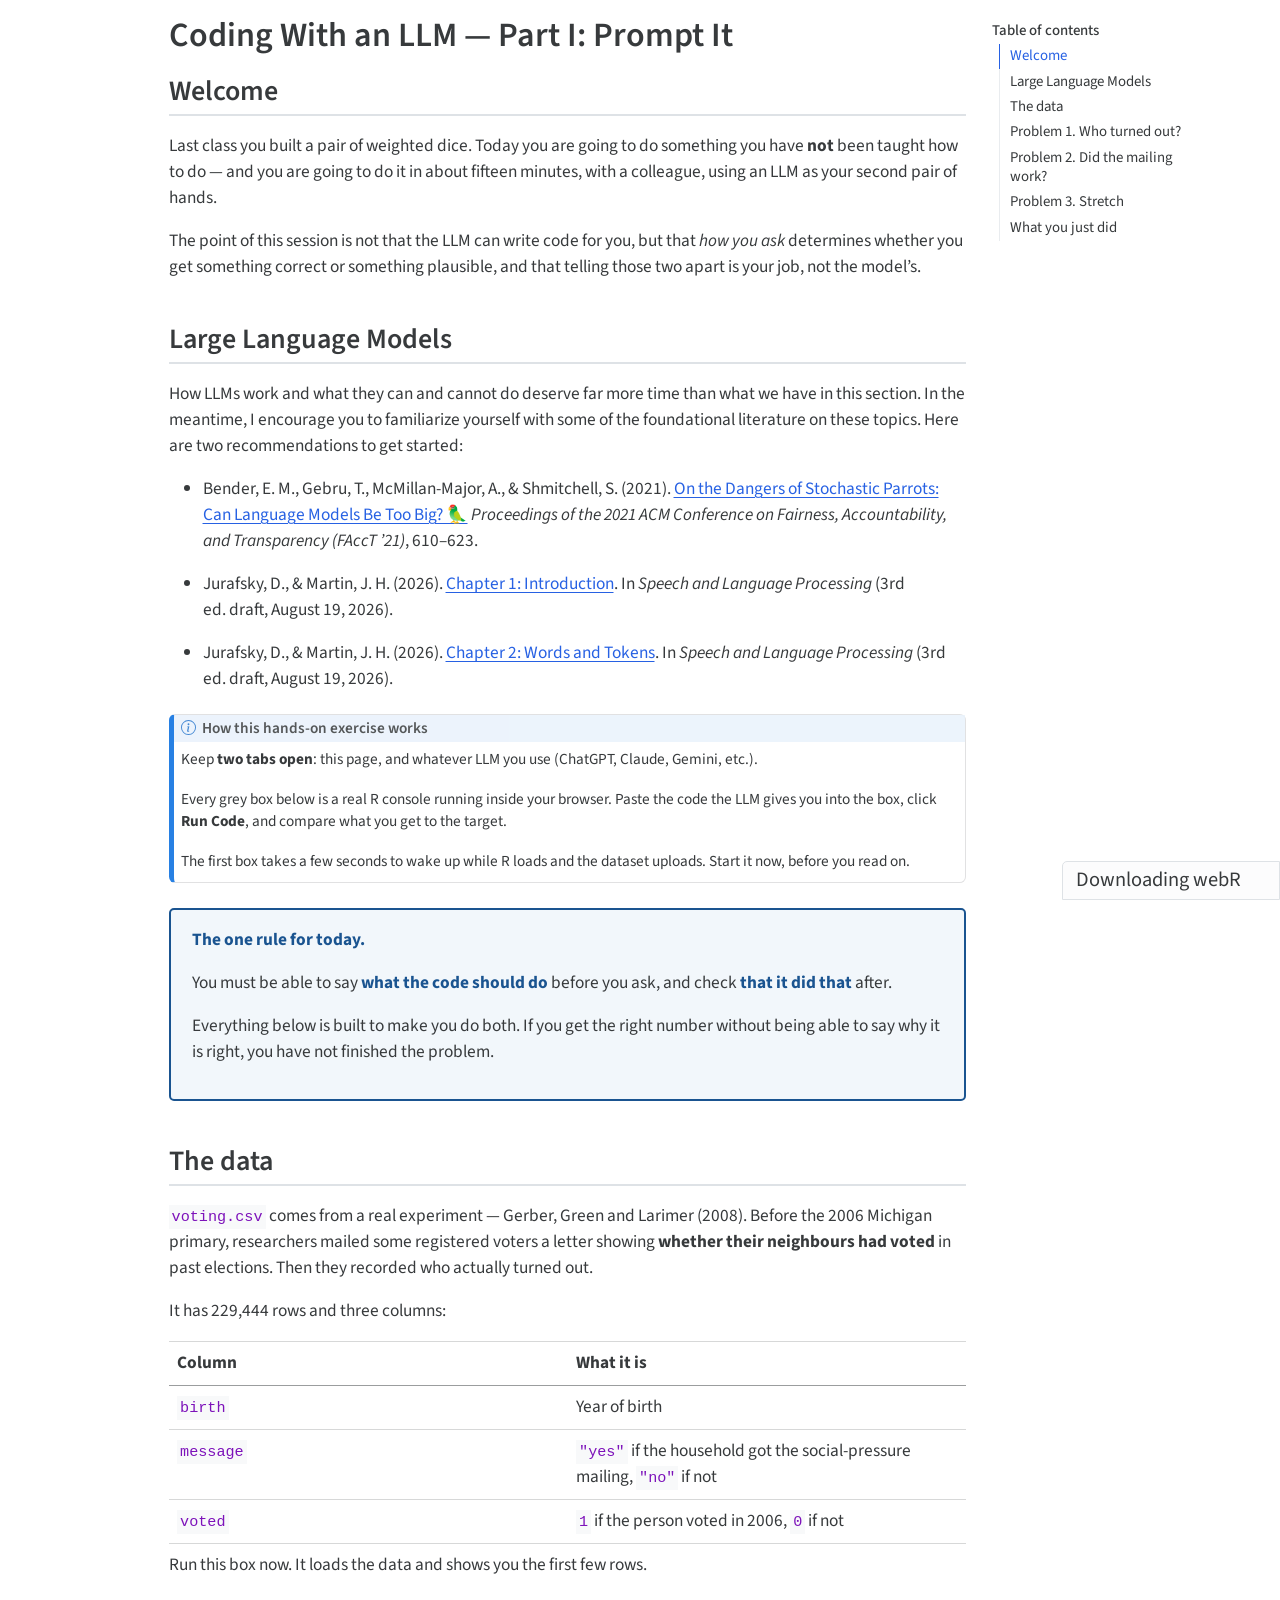
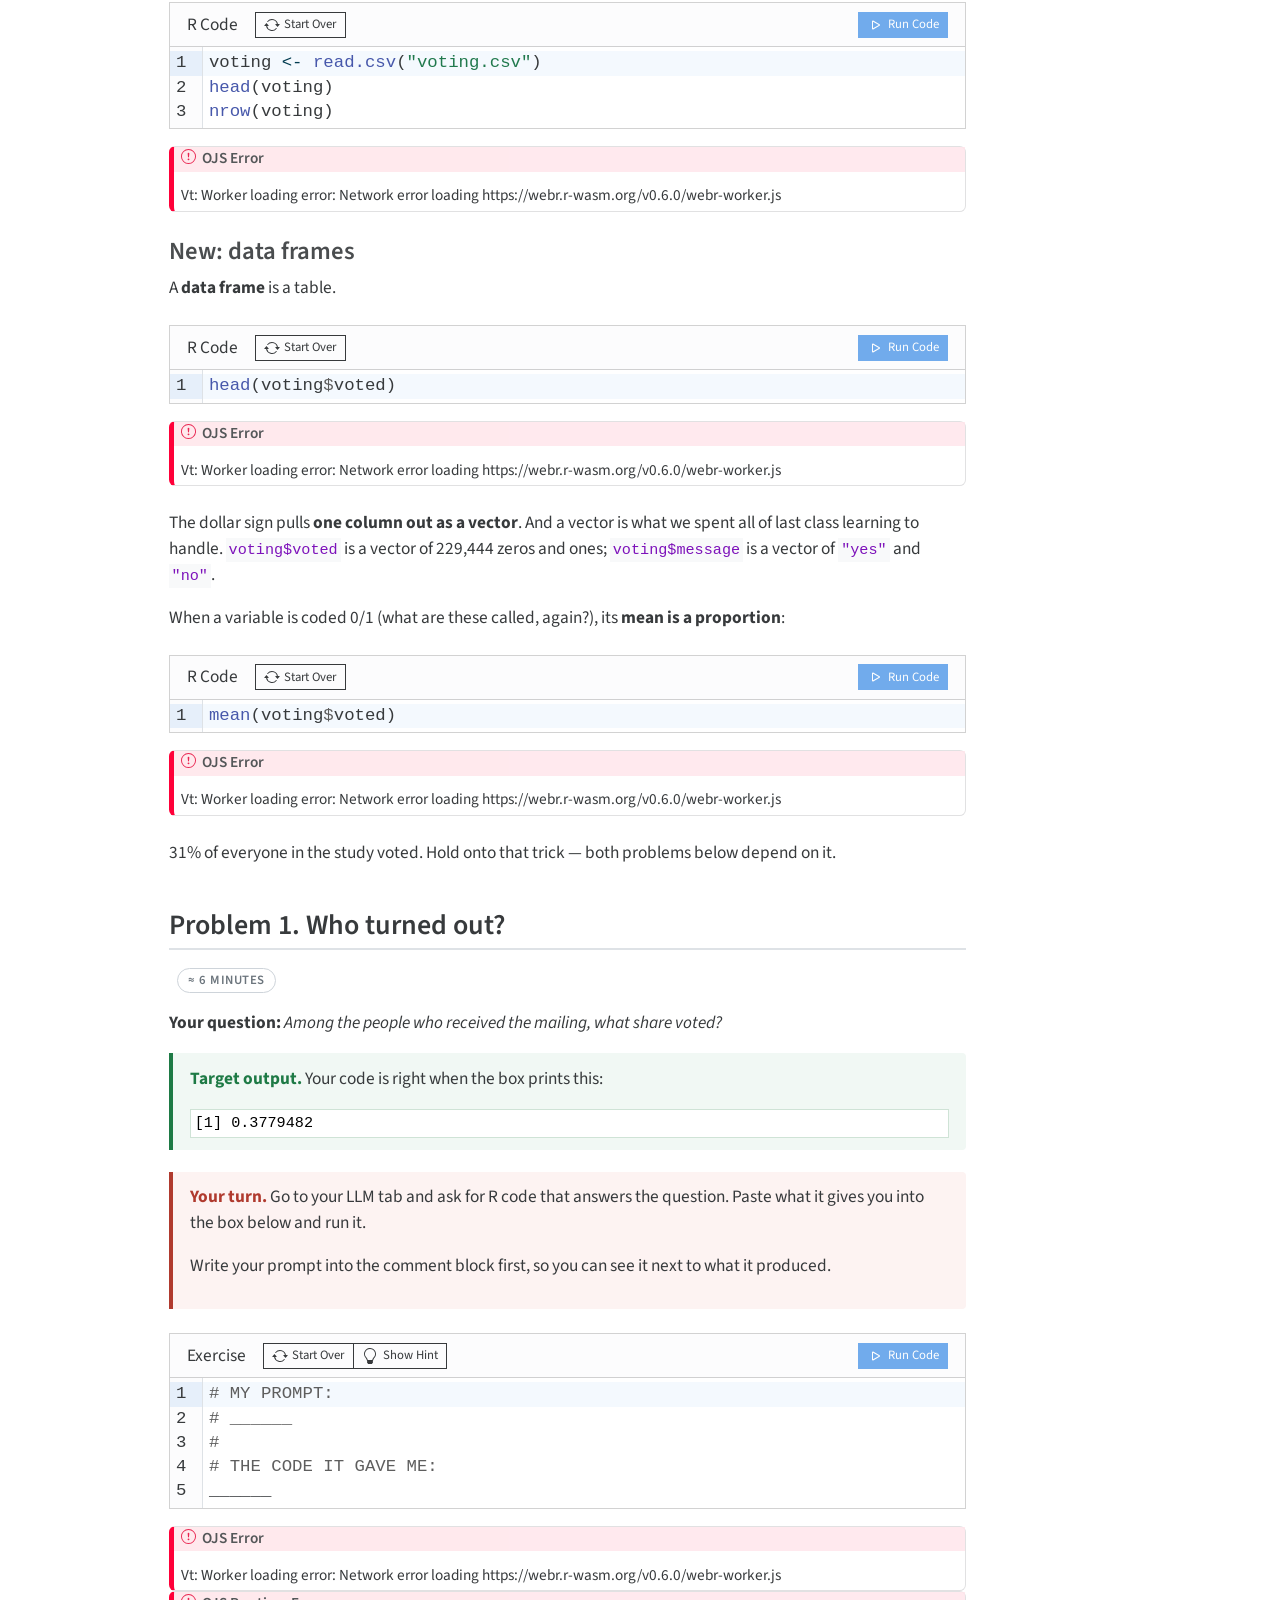
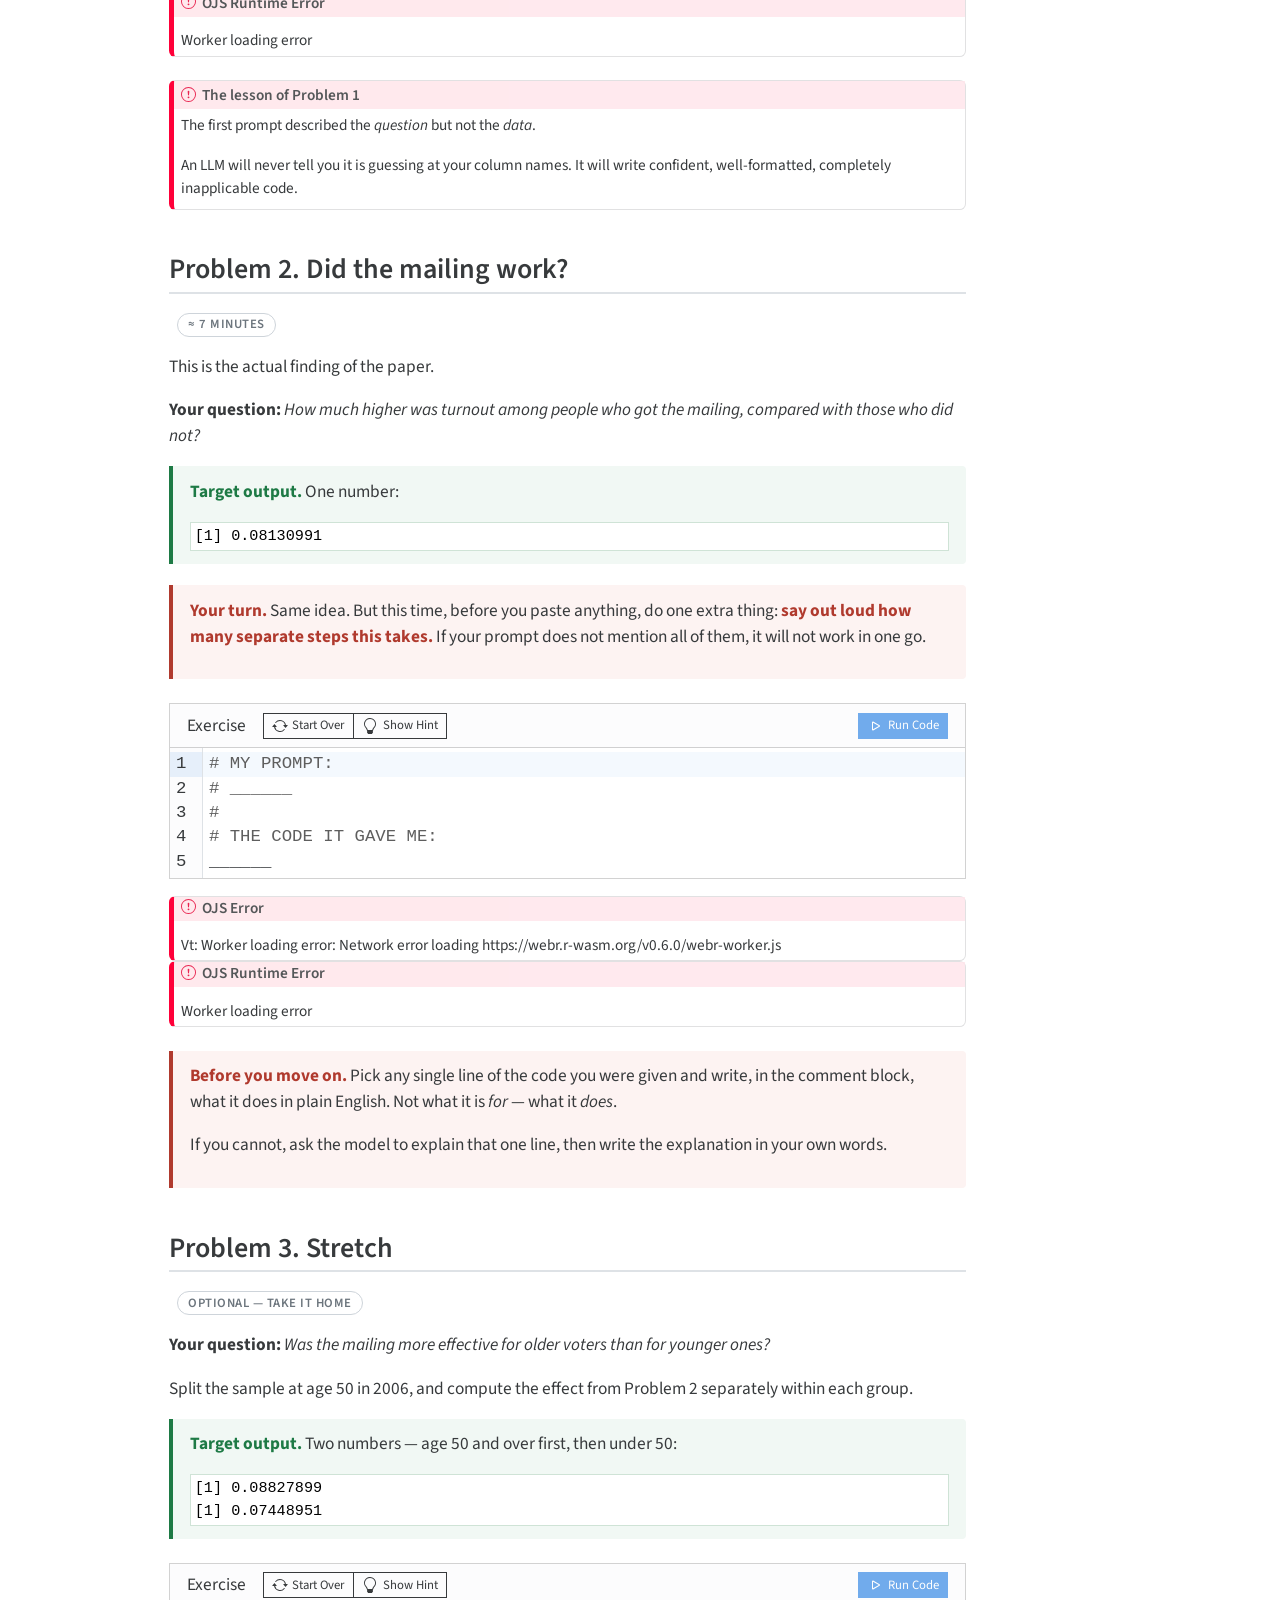
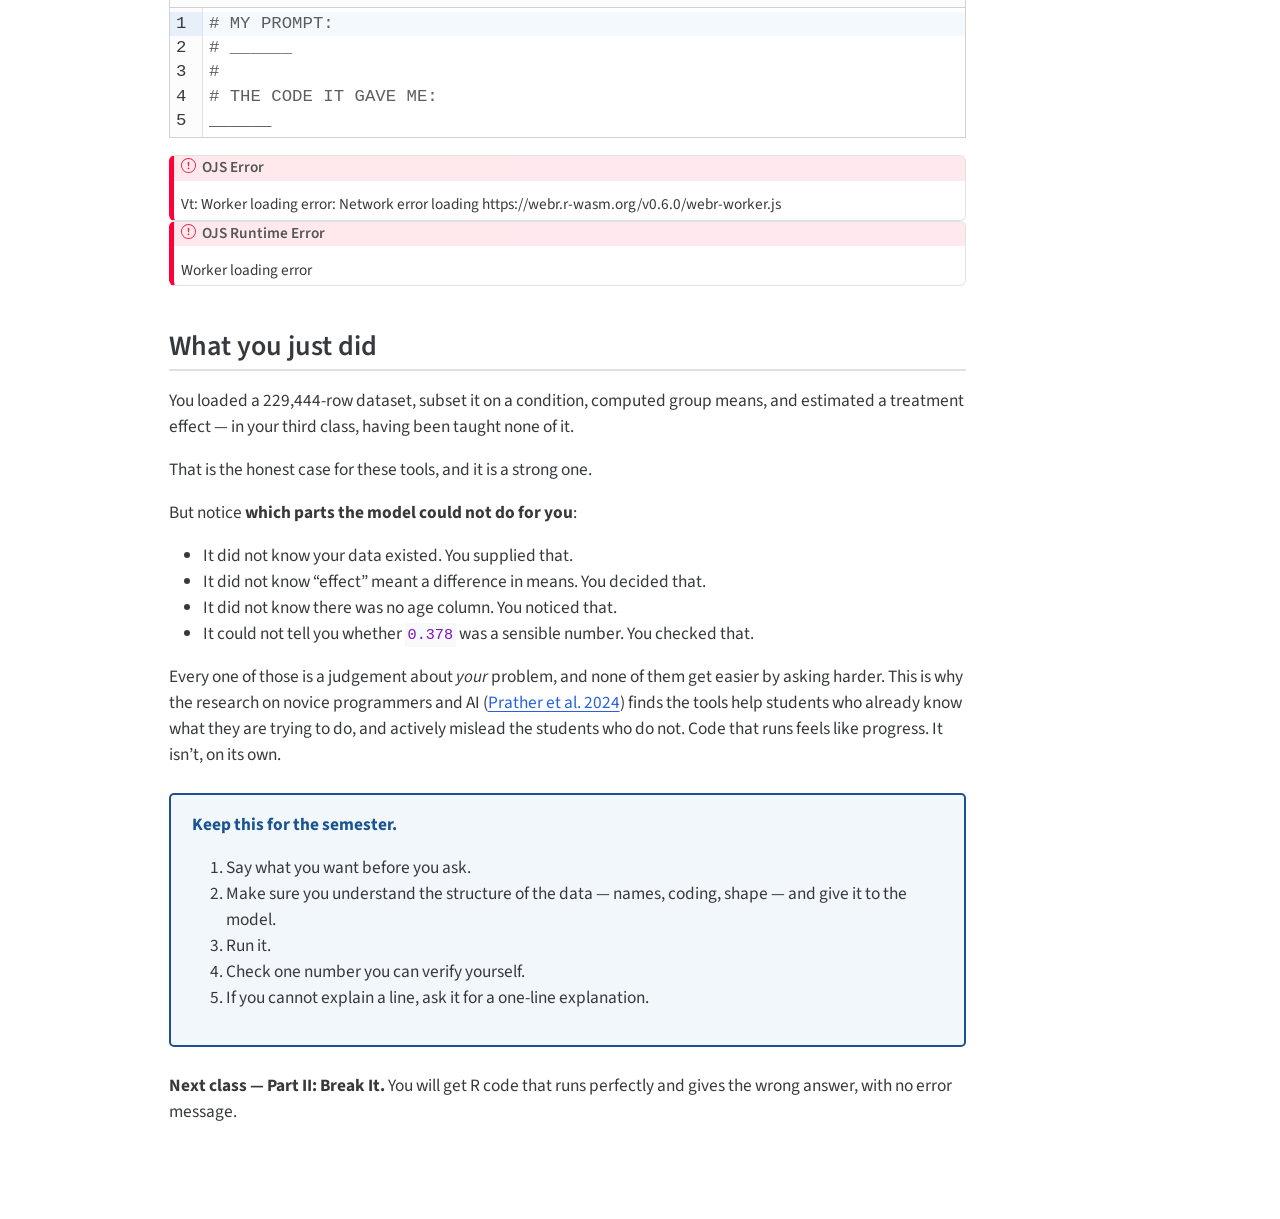
<file: docs/llm/index.html>
<!DOCTYPE html>
<html xmlns="http://www.w3.org/1999/xhtml" lang="en" xml:lang="en"><head>

<meta charset="utf-8">
<meta name="generator" content="quarto-1.6.42">

<meta name="viewport" content="width=device-width, initial-scale=1.0, user-scalable=yes">


<title>Coding With an LLM — Part I: Prompt It</title>
<style>
code{white-space: pre-wrap;}
span.smallcaps{font-variant: small-caps;}
div.columns{display: flex; gap: min(4vw, 1.5em);}
div.column{flex: auto; overflow-x: auto;}
div.hanging-indent{margin-left: 1.5em; text-indent: -1.5em;}
ul.task-list{list-style: none;}
ul.task-list li input[type="checkbox"] {
  width: 0.8em;
  margin: 0 0.8em 0.2em -1em; /* quarto-specific, see https://github.com/quarto-dev/quarto-cli/issues/4556 */ 
  vertical-align: middle;
}
/* CSS for syntax highlighting */
pre > code.sourceCode { white-space: pre; position: relative; }
pre > code.sourceCode > span { line-height: 1.25; }
pre > code.sourceCode > span:empty { height: 1.2em; }
.sourceCode { overflow: visible; }
code.sourceCode > span { color: inherit; text-decoration: inherit; }
div.sourceCode { margin: 1em 0; }
pre.sourceCode { margin: 0; }
@media screen {
div.sourceCode { overflow: auto; }
}
@media print {
pre > code.sourceCode { white-space: pre-wrap; }
pre > code.sourceCode > span { display: inline-block; text-indent: -5em; padding-left: 5em; }
}
pre.numberSource code
  { counter-reset: source-line 0; }
pre.numberSource code > span
  { position: relative; left: -4em; counter-increment: source-line; }
pre.numberSource code > span > a:first-child::before
  { content: counter(source-line);
    position: relative; left: -1em; text-align: right; vertical-align: baseline;
    border: none; display: inline-block;
    -webkit-touch-callout: none; -webkit-user-select: none;
    -khtml-user-select: none; -moz-user-select: none;
    -ms-user-select: none; user-select: none;
    padding: 0 4px; width: 4em;
  }
pre.numberSource { margin-left: 3em;  padding-left: 4px; }
div.sourceCode
  {   }
@media screen {
pre > code.sourceCode > span > a:first-child::before { text-decoration: underline; }
}
</style>


<script src="index_files/libs/clipboard/clipboard.min.js"></script>
<script src="index_files/libs/quarto-html/quarto.js"></script>
<script src="index_files/libs/quarto-html/popper.min.js"></script>
<script src="index_files/libs/quarto-html/tippy.umd.min.js"></script>
<script src="index_files/libs/quarto-html/anchor.min.js"></script>
<link href="index_files/libs/quarto-html/tippy.css" rel="stylesheet">
<link href="index_files/libs/quarto-html/quarto-syntax-highlighting-2f5df379a58b258e96c21c0638c20c03.css" rel="stylesheet" id="quarto-text-highlighting-styles">
<script src="index_files/libs/bootstrap/bootstrap.min.js"></script>
<link href="index_files/libs/bootstrap/bootstrap-icons.css" rel="stylesheet">
<link href="index_files/libs/bootstrap/bootstrap-10daa034703793678e481cc8cee6d76f.min.css" rel="stylesheet" append-hash="true" id="quarto-bootstrap" data-mode="light">
<script src="index_files/libs/quarto-contrib/live-runtime/live-runtime.js" type="module"></script>
<link href="index_files/libs/quarto-contrib/live-runtime/live-runtime.css" rel="stylesheet">
<style>html{ scroll-behavior: smooth; }</style>
<script type="module" src="index_files/libs/quarto-ojs/quarto-ojs-runtime.js"></script>
<link href="index_files/libs/quarto-ojs/quarto-ojs.css" rel="stylesheet">


<link rel="stylesheet" href="../styles.css">
</head>

<body>

<div id="quarto-content" class="page-columns page-rows-contents page-layout-article">
<div id="quarto-margin-sidebar" class="sidebar margin-sidebar">
  <nav id="TOC" role="doc-toc" class="toc-active">
    <h2 id="toc-title">Table of contents</h2>
   
  <ul class="collapse">
  <li><a href="#welcome" id="toc-welcome" class="nav-link active" data-scroll-target="#welcome">Welcome</a></li>
  <li><a href="#large-language-models" id="toc-large-language-models" class="nav-link" data-scroll-target="#large-language-models">Large Language Models</a></li>
  <li><a href="#the-data" id="toc-the-data" class="nav-link" data-scroll-target="#the-data">The data</a></li>
  <li><a href="#problem-1.-who-turned-out" id="toc-problem-1.-who-turned-out" class="nav-link" data-scroll-target="#problem-1.-who-turned-out">Problem 1. Who turned out?</a></li>
  <li><a href="#problem-2.-did-the-mailing-work" id="toc-problem-2.-did-the-mailing-work" class="nav-link" data-scroll-target="#problem-2.-did-the-mailing-work">Problem 2. Did the mailing work?</a></li>
  <li><a href="#problem-3.-stretch" id="toc-problem-3.-stretch" class="nav-link" data-scroll-target="#problem-3.-stretch">Problem 3. Stretch</a></li>
  <li><a href="#what-you-just-did" id="toc-what-you-just-did" class="nav-link" data-scroll-target="#what-you-just-did">What you just did</a></li>
  </ul>
</nav>
</div>
<main class="content" id="quarto-document-content">

<header id="title-block-header" class="quarto-title-block default">
<div class="quarto-title">
<h1 class="title">Coding With an LLM — Part I: Prompt It</h1>
</div>



<div class="quarto-title-meta">

    
  
    
  </div>
  


</header>


<section id="welcome" class="level2 unnumbered">
<h2 class="unnumbered anchored" data-anchor-id="welcome">Welcome</h2>
<p>Last class you built a pair of weighted dice. Today you are going to do something you have <strong>not</strong> been taught how to do — and you are going to do it in about fifteen minutes, with a colleague, using an LLM as your second pair of hands.</p>
<p>The point of this session is not that the LLM can write code for you, but that <em>how you ask</em> determines whether you get something correct or something plausible, and that telling those two apart is your job, not the model’s.</p>
</section>
<section id="large-language-models" class="level2">
<h2 class="anchored" data-anchor-id="large-language-models">Large Language Models</h2>
<p>How LLMs work and what they can and cannot do deserve far more time than what we have in this section. In the meantime, I encourage you to familiarize yourself with some of the foundational literature on these topics. Here are two recommendations to get started:</p>
<ul>
<li><p>Bender, E. M., Gebru, T., McMillan-Major, A., &amp; Shmitchell, S. (2021). <a href="https://doi.org/10.1145/3442188.3445922">On the Dangers of Stochastic Parrots: Can Language Models Be Too Big? 🦜</a> <em>Proceedings of the 2021 ACM Conference on Fairness, Accountability, and Transparency (FAccT ’21)</em>, 610–623.</p></li>
<li><p>Jurafsky, D., &amp; Martin, J. H. (2026). <a href="https://web.stanford.edu/~jurafsky/slp3/1.pdf">Chapter 1: Introduction</a>. In <em>Speech and Language Processing</em> (3rd ed.&nbsp;draft, August 19, 2026).</p></li>
<li><p>Jurafsky, D., &amp; Martin, J. H. (2026). <a href="https://web.stanford.edu/~jurafsky/slp3/2.pdf">Chapter 2: Words and Tokens</a>. In <em>Speech and Language Processing</em> (3rd ed.&nbsp;draft, August 19, 2026).</p></li>
</ul>
<div class="callout callout-style-default callout-note callout-titled">
<div class="callout-header d-flex align-content-center">
<div class="callout-icon-container">
<i class="callout-icon"></i>
</div>
<div class="callout-title-container flex-fill">
How this hands-on exercise works
</div>
</div>
<div class="callout-body-container callout-body">
<p>Keep <strong>two tabs open</strong>: this page, and whatever LLM you use (ChatGPT, Claude, Gemini, etc.).</p>
<p>Every grey box below is a real R console running inside your browser. Paste the code the LLM gives you into the box, click <strong>Run Code</strong>, and compare what you get to the target.</p>
<p>The first box takes a few seconds to wake up while R loads and the dataset uploads. Start it now, before you read on.</p>
</div>
</div>
<div class="rule">
<p><strong>The one rule for today.</strong></p>
<p>You must be able to say <strong>what the code should do</strong> before you ask, and check <strong>that it did that</strong> after.</p>
<p>Everything below is built to make you do both. If you get the right number without being able to say why it is right, you have not finished the problem.</p>
</div>
</section>
<section id="the-data" class="level2 unnumbered">
<h2 class="unnumbered anchored" data-anchor-id="the-data">The data</h2>
<p><code>voting.csv</code> comes from a real experiment — Gerber, Green and Larimer (2008). Before the 2006 Michigan primary, researchers mailed some registered voters a letter showing <strong>whether their neighbours had voted</strong> in past elections. Then they recorded who actually turned out.</p>
<p>It has 229,444 rows and three columns:</p>
<table class="caption-top table">
<colgroup>
<col style="width: 50%">
<col style="width: 50%">
</colgroup>
<thead>
<tr class="header">
<th>Column</th>
<th>What it is</th>
</tr>
</thead>
<tbody>
<tr class="odd">
<td><code>birth</code></td>
<td>Year of birth</td>
</tr>
<tr class="even">
<td><code>message</code></td>
<td><code>"yes"</code> if the household got the social-pressure mailing, <code>"no"</code> if not</td>
</tr>
<tr class="odd">
<td><code>voted</code></td>
<td><code>1</code> if the person voted in 2006, <code>0</code> if not</td>
</tr>
</tbody>
</table>
<p>Run this box now. It loads the data and shows you the first few rows.</p>
<div class="cell" data-setup="true" data-exercise="[&quot;ex_p1&quot;,&quot;ex_p2&quot;,&quot;ex_p3&quot;]">
<script type="exercise-setup-ex_p1-contents">
eyJhdHRyIjp7ImVkaXQiOnRydWUsImV2YWwiOnRydWUsImV4ZXJjaXNlIjpbImV4X3AxIiwiZXhfcDIiLCJleF9wMyJdLCJzZXR1cCI6dHJ1ZX0sImNvZGUiOiJ2b3RpbmcgPC0gcmVhZC5jc3YoXCJ2b3RpbmcuY3N2XCIpIn0=
</script>
<script type="exercise-setup-ex_p2-contents">
eyJhdHRyIjp7ImVkaXQiOnRydWUsImV2YWwiOnRydWUsImV4ZXJjaXNlIjpbImV4X3AxIiwiZXhfcDIiLCJleF9wMyJdLCJzZXR1cCI6dHJ1ZX0sImNvZGUiOiJ2b3RpbmcgPC0gcmVhZC5jc3YoXCJ2b3RpbmcuY3N2XCIpIn0=
</script>
<script type="exercise-setup-ex_p3-contents">
eyJhdHRyIjp7ImVkaXQiOnRydWUsImV2YWwiOnRydWUsImV4ZXJjaXNlIjpbImV4X3AxIiwiZXhfcDIiLCJleF9wMyJdLCJzZXR1cCI6dHJ1ZX0sImNvZGUiOiJ2b3RpbmcgPC0gcmVhZC5jc3YoXCJ2b3RpbmcuY3N2XCIpIn0=
</script>
</div>
<div class="cell" data-startover="true">
<div>
<div id="webr-2" class="exercise-cell">

</div>
<script type="webr-2-contents">
eyJhdHRyIjp7ImVkaXQiOnRydWUsImV2YWwiOnRydWUsInN0YXJ0b3ZlciI6dHJ1ZX0sImNvZGUiOiJ2b3RpbmcgPC0gcmVhZC5jc3YoXCJ2b3RpbmcuY3N2XCIpXG5oZWFkKHZvdGluZylcbm5yb3codm90aW5nKSJ9
</script>
</div>
</div>
<section id="new-data-frames" class="level3">
<h3 class="anchored" data-anchor-id="new-data-frames">New: data frames</h3>
<p>A <strong>data frame</strong> is a table.</p>
<div class="cell" data-startover="true">
<div>
<div id="webr-3" class="exercise-cell">

</div>
<script type="webr-3-contents">
eyJhdHRyIjp7ImVkaXQiOnRydWUsImV2YWwiOnRydWUsInN0YXJ0b3ZlciI6dHJ1ZX0sImNvZGUiOiJoZWFkKHZvdGluZyR2b3RlZCkifQ==
</script>
</div>
</div>
<p>The dollar sign pulls <strong>one column out as a vector</strong>. And a vector is what we spent all of last class learning to handle. <code>voting$voted</code> is a vector of 229,444 zeros and ones; <code>voting$message</code> is a vector of <code>"yes"</code> and <code>"no"</code>.</p>
<p>When a variable is coded 0/1 (what are these called, again?), its <strong>mean is a proportion</strong>:</p>
<div class="cell" data-startover="true">
<div>
<div id="webr-4" class="exercise-cell">

</div>
<script type="webr-4-contents">
eyJhdHRyIjp7ImVkaXQiOnRydWUsImV2YWwiOnRydWUsInN0YXJ0b3ZlciI6dHJ1ZX0sImNvZGUiOiJtZWFuKHZvdGluZyR2b3RlZCkifQ==
</script>
</div>
</div>
<p>31% of everyone in the study voted. Hold onto that trick — both problems below depend on it.</p>
</section>
</section>
<section id="problem-1.-who-turned-out" class="level2 unnumbered">
<h2 class="unnumbered anchored" data-anchor-id="problem-1.-who-turned-out">Problem 1. Who turned out?</h2>
<p><span class="timing">≈ 6 minutes</span></p>
<p><strong>Your question:</strong> <em>Among the people who received the mailing, what share voted?</em></p>
<div class="target">
<p><strong>Target output.</strong> Your code is right when the box prints this:</p>
<pre><code>[1] 0.3779482</code></pre>
</div>
<div class="turn">
<p><strong>Your turn.</strong> Go to your LLM tab and ask for R code that answers the question. Paste what it gives you into the box below and run it.</p>
<p>Write your prompt into the comment block first, so you can see it next to what it produced.</p>
</div>
<div class="cell" data-startover="true" data-exercise="ex_p1">
<div>
<div id="webr-5" class="exercise-cell">

</div>
<script type="webr-5-contents">
eyJhdHRyIjp7ImVkaXQiOnRydWUsImV2YWwiOnRydWUsImV4ZXJjaXNlIjoiZXhfcDEiLCJzdGFydG92ZXIiOnRydWV9LCJjb2RlIjoiIyBNWSBQUk9NUFQ6XG4jIF9fX19fX1xuI1xuIyBUSEUgQ09ERSBJVCBHQVZFIE1FOlxuX19fX19fIn0=
</script>
</div>
</div>
<div class="hint webr-ojs-exercise exercise-hint d-none" data-exercise="ex_p1">
<div class="callout callout-style-default callout-tip callout-titled">
<div class="callout-header d-flex align-content-center" data-bs-toggle="collapse" data-bs-target=".callout-2-contents" aria-controls="callout-2" aria-expanded="true" aria-label="Toggle callout">
<div class="callout-icon-container">
<i class="callout-icon"></i>
</div>
<div class="callout-title-container flex-fill">
Hint
</div>
<div class="callout-btn-toggle d-inline-block border-0 py-1 ps-1 pe-0 float-end"><i class="callout-toggle"></i></div>
</div>
<div id="callout-2" class="callout-2-contents callout-collapse collapse show">
<div class="callout-body-container callout-body">
<p>Did your first attempt produce code referring to a column called <code>treatment</code>, or <code>turnout</code>, or <code>group</code>? <strong>The model cannot see your screen.</strong> It does not know your data exists, or how it is structured.</p>
<p>Articulating the structure and “columns” in your data is essential. The data frame is called <code>voting</code>, the columns are <code>birth</code>, <code>message</code> and <code>voted</code>, <code>message</code> is the text <code>"yes"</code> or <code>"no"</code>, and <code>voted</code> is <code>1</code> or <code>0</code>.</p>
<p>Then ask again.</p>
</div>
</div>
</div>
</div>
<div class="webr-ojs-exercise exercise-solution d-none" data-exercise="ex_p1">
<p><strong>Solution:</strong></p>
<div class="sourceCode" id="cb2"><pre class="sourceCode r code-with-copy"><code class="sourceCode r"><span id="cb2-1"><a href="#cb2-1" aria-hidden="true" tabindex="-1"></a><span class="fu">mean</span>(voting<span class="sc">$</span>voted[voting<span class="sc">$</span>message <span class="sc">==</span> <span class="st">"yes"</span>])</span></code><button title="Copy to Clipboard" class="code-copy-button"><i class="bi"></i></button></pre></div>
<p>Read it from the inside out. <code>voting$message == "yes"</code> produces a vector of <code>TRUE</code>/<code>FALSE</code>, one per person. Putting that inside <code>[ ]</code> keeps only the rows where it is <code>TRUE</code>. Then <code>mean()</code> of a 0/1 vector gives the proportion who voted: <strong>0.378</strong>, or about 38%.</p>
</div>
<div class="callout callout-style-default callout-important callout-titled">
<div class="callout-header d-flex align-content-center">
<div class="callout-icon-container">
<i class="callout-icon"></i>
</div>
<div class="callout-title-container flex-fill">
The lesson of Problem 1
</div>
</div>
<div class="callout-body-container callout-body">
<p>The first prompt described the <em>question</em> but not the <em>data</em>.</p>
<p>An LLM will never tell you it is guessing at your column names. It will write confident, well-formatted, completely inapplicable code.</p>
</div>
</div>
</section>
<section id="problem-2.-did-the-mailing-work" class="level2 unnumbered">
<h2 class="unnumbered anchored" data-anchor-id="problem-2.-did-the-mailing-work">Problem 2. Did the mailing work?</h2>
<p><span class="timing">≈ 7 minutes</span></p>
<p>This is the actual finding of the paper.</p>
<p><strong>Your question:</strong> <em>How much higher was turnout among people who got the mailing, compared with those who did not?</em></p>
<div class="target">
<p><strong>Target output.</strong> One number:</p>
<pre><code>[1] 0.08130991</code></pre>
</div>
<div class="turn">
<p><strong>Your turn.</strong> Same idea. But this time, before you paste anything, do one extra thing: <strong>say out loud how many separate steps this takes.</strong> If your prompt does not mention all of them, it will not work in one go.</p>
</div>
<div class="cell" data-startover="true" data-exercise="ex_p2">
<div>
<div id="webr-6" class="exercise-cell">

</div>
<script type="webr-6-contents">
eyJhdHRyIjp7ImVkaXQiOnRydWUsImV2YWwiOnRydWUsImV4ZXJjaXNlIjoiZXhfcDIiLCJzdGFydG92ZXIiOnRydWV9LCJjb2RlIjoiIyBNWSBQUk9NUFQ6XG4jIF9fX19fX1xuI1xuIyBUSEUgQ09ERSBJVCBHQVZFIE1FOlxuX19fX19fIn0=
</script>
</div>
</div>
<div class="hint webr-ojs-exercise exercise-hint d-none" data-exercise="ex_p2">
<div class="callout callout-style-default callout-tip callout-titled">
<div class="callout-header d-flex align-content-center" data-bs-toggle="collapse" data-bs-target=".callout-4-contents" aria-controls="callout-4" aria-expanded="true" aria-label="Toggle callout">
<div class="callout-icon-container">
<i class="callout-icon"></i>
</div>
<div class="callout-title-container flex-fill">
Hint
</div>
<div class="callout-btn-toggle d-inline-block border-0 py-1 ps-1 pe-0 float-end"><i class="callout-toggle"></i></div>
</div>
<div id="callout-4" class="callout-4-contents callout-collapse collapse show">
<div class="callout-body-container callout-body">
<p>Three steps, not one:</p>
<ol type="1">
<li>the turnout rate among people who got the mailing (you already have this),</li>
<li>the turnout rate among people who did not,</li>
<li>the difference between them.</li>
</ol>
<p>A prompt that names all three steps gets working code. A prompt that says “find the effect of the mailing” gets a regression, or a t-test, or a paragraph about causal inference — because “effect” is your word, not an instruction.</p>
</div>
</div>
</div>
</div>
<div class="webr-ojs-exercise exercise-solution d-none" data-exercise="ex_p2">
<p><strong>Solution:</strong></p>
<div class="sourceCode" id="cb4"><pre class="sourceCode r code-with-copy"><code class="sourceCode r"><span id="cb4-1"><a href="#cb4-1" aria-hidden="true" tabindex="-1"></a>treated <span class="ot">&lt;-</span> <span class="fu">mean</span>(voting<span class="sc">$</span>voted[voting<span class="sc">$</span>message <span class="sc">==</span> <span class="st">"yes"</span>])</span>
<span id="cb4-2"><a href="#cb4-2" aria-hidden="true" tabindex="-1"></a>control <span class="ot">&lt;-</span> <span class="fu">mean</span>(voting<span class="sc">$</span>voted[voting<span class="sc">$</span>message <span class="sc">==</span> <span class="st">"no"</span>])</span>
<span id="cb4-3"><a href="#cb4-3" aria-hidden="true" tabindex="-1"></a>treated <span class="sc">-</span> control</span></code><button title="Copy to Clipboard" class="code-copy-button"><i class="bi"></i></button></pre></div>
<p><strong>0.081</strong> — an 8.1 percentage point increase in turnout. That is a very large effect for a get-out-the-vote intervention, and it is the result the paper is famous for.</p>
</div>
<div class="turn">
<p><strong>Before you move on.</strong> Pick any single line of the code you were given and write, in the comment block, what it does in plain English. Not what it is <em>for</em> — what it <em>does</em>.</p>
<p>If you cannot, ask the model to explain that one line, then write the explanation in your own words.</p>
</div>
</section>
<section id="problem-3.-stretch" class="level2 unnumbered">
<h2 class="unnumbered anchored" data-anchor-id="problem-3.-stretch">Problem 3. Stretch</h2>
<p><span class="timing">Optional — take it home</span></p>
<p><strong>Your question:</strong> <em>Was the mailing more effective for older voters than for younger ones?</em></p>
<p>Split the sample at age 50 in 2006, and compute the effect from Problem 2 separately within each group.</p>
<div class="target">
<p><strong>Target output.</strong> Two numbers — age 50 and over first, then under 50:</p>
<pre><code>[1] 0.08827899
[1] 0.07448951</code></pre>
</div>
<div class="cell" data-startover="true" data-exercise="ex_p3">
<div>
<div id="webr-7" class="exercise-cell">

</div>
<script type="webr-7-contents">
eyJhdHRyIjp7ImVkaXQiOnRydWUsImV2YWwiOnRydWUsImV4ZXJjaXNlIjoiZXhfcDMiLCJzdGFydG92ZXIiOnRydWV9LCJjb2RlIjoiIyBNWSBQUk9NUFQ6XG4jIF9fX19fX1xuI1xuIyBUSEUgQ09ERSBJVCBHQVZFIE1FOlxuX19fX19fIn0=
</script>
</div>
</div>
<div class="hint webr-ojs-exercise exercise-hint d-none" data-exercise="ex_p3">
<div class="callout callout-style-default callout-tip callout-titled">
<div class="callout-header d-flex align-content-center" data-bs-toggle="collapse" data-bs-target=".callout-5-contents" aria-controls="callout-5" aria-expanded="true" aria-label="Toggle callout">
<div class="callout-icon-container">
<i class="callout-icon"></i>
</div>
<div class="callout-title-container flex-fill">
Hint
</div>
<div class="callout-btn-toggle d-inline-block border-0 py-1 ps-1 pe-0 float-end"><i class="callout-toggle"></i></div>
</div>
<div id="callout-5" class="callout-5-contents callout-collapse collapse show">
<div class="callout-body-container callout-body">
<p>There is no <code>age</code> column. You have <code>birth</code>, and the election was in 2006.</p>
<p>That is the issue: the thing you want to split on <strong>does not exist in the data yet</strong>, and the model has no way of knowing you want it built. You have to say so.</p>
</div>
</div>
</div>
</div>
<div class="webr-ojs-exercise exercise-solution d-none" data-exercise="ex_p3">
<p><strong>Solution:</strong></p>
<div class="sourceCode" id="cb6"><pre class="sourceCode r code-with-copy"><code class="sourceCode r"><span id="cb6-1"><a href="#cb6-1" aria-hidden="true" tabindex="-1"></a>age <span class="ot">&lt;-</span> <span class="dv">2006</span> <span class="sc">-</span> voting<span class="sc">$</span>birth</span>
<span id="cb6-2"><a href="#cb6-2" aria-hidden="true" tabindex="-1"></a>old <span class="ot">&lt;-</span> age <span class="sc">&gt;=</span> <span class="dv">50</span></span>
<span id="cb6-3"><a href="#cb6-3" aria-hidden="true" tabindex="-1"></a></span>
<span id="cb6-4"><a href="#cb6-4" aria-hidden="true" tabindex="-1"></a><span class="fu">mean</span>(voting<span class="sc">$</span>voted[old <span class="sc">&amp;</span> voting<span class="sc">$</span>message <span class="sc">==</span> <span class="st">"yes"</span>]) <span class="sc">-</span></span>
<span id="cb6-5"><a href="#cb6-5" aria-hidden="true" tabindex="-1"></a>  <span class="fu">mean</span>(voting<span class="sc">$</span>voted[old <span class="sc">&amp;</span> voting<span class="sc">$</span>message <span class="sc">==</span> <span class="st">"no"</span>])</span>
<span id="cb6-6"><a href="#cb6-6" aria-hidden="true" tabindex="-1"></a></span>
<span id="cb6-7"><a href="#cb6-7" aria-hidden="true" tabindex="-1"></a><span class="fu">mean</span>(voting<span class="sc">$</span>voted[<span class="sc">!</span>old <span class="sc">&amp;</span> voting<span class="sc">$</span>message <span class="sc">==</span> <span class="st">"yes"</span>]) <span class="sc">-</span></span>
<span id="cb6-8"><a href="#cb6-8" aria-hidden="true" tabindex="-1"></a>  <span class="fu">mean</span>(voting<span class="sc">$</span>voted[<span class="sc">!</span>old <span class="sc">&amp;</span> voting<span class="sc">$</span>message <span class="sc">==</span> <span class="st">"no"</span>])</span></code><button title="Copy to Clipboard" class="code-copy-button"><i class="bi"></i></button></pre></div>
<p><strong>8.8 points</strong> for the over-50s against <strong>7.4</strong> for the under-50s. A real difference, though a modest one next to the headline effect — and now you have a substantive question to argue about rather than a coding one.</p>
</div>
</section>
<section id="what-you-just-did" class="level2 unnumbered">
<h2 class="unnumbered anchored" data-anchor-id="what-you-just-did">What you just did</h2>
<p>You loaded a 229,444-row dataset, subset it on a condition, computed group means, and estimated a treatment effect — in your third class, having been taught none of it.</p>
<p>That is the honest case for these tools, and it is a strong one.</p>
<p>But notice <strong>which parts the model could not do for you</strong>:</p>
<ul>
<li>It did not know your data existed. You supplied that.</li>
<li>It did not know “effect” meant a difference in means. You decided that.</li>
<li>It did not know there was no age column. You noticed that.</li>
<li>It could not tell you whether <code>0.378</code> was a sensible number. You checked that.</li>
</ul>
<p>Every one of those is a judgement about <em>your</em> problem, and none of them get easier by asking harder. This is why the research on novice programmers and AI (<a href="https://arxiv.org/abs/2405.17739">Prather et al.&nbsp;2024</a>) finds the tools help students who already know what they are trying to do, and actively mislead the students who do not. Code that runs feels like progress. It isn’t, on its own.</p>
<div class="rule">
<p><strong>Keep this for the semester.</strong></p>
<ol type="1">
<li>Say what you want before you ask.</li>
<li>Make sure you understand the structure of the data — names, coding, shape — and give it to the model.</li>
<li>Run it.</li>
<li>Check one number you can verify yourself.</li>
<li>If you cannot explain a line, ask it for a one-line explanation.</li>
</ol>
</div>
<p><strong>Next class — Part II: Break It.</strong> You will get R code that runs perfectly and gives the wrong answer, with no error message.</p>
<script type="webr-data">
eyJvcHRpb25zIjp7ImJhc2VVcmwiOiJodHRwczovL3dlYnIuci13YXNtLm9yZy92MC42LjAvIn0sInBhY2thZ2VzIjp7InBrZ3MiOlsiZXZhbHVhdGUiLCJrbml0ciIsImh0bWx0b29scyJdLCJyZXBvcyI6W119LCJyZW5kZXJfZGYiOiJkZWZhdWx0In0=
</script>
<script type="ojs-module-contents">
[base64]
</script>
<div id="exercise-loading-indicator" class="exercise-loading-indicator d-none d-flex align-items-center gap-2">
<div id="exercise-loading-status" class="d-flex gap-2">

</div>
<div class="spinner-grow spinner-grow-sm">

</div>
</div>
<script type="vfs-file">
WyJ2b3RpbmcuY3N2Il0=
</script>
</section>

</main>
<!-- /main column -->
<script type="ojs-module-contents">
eyJjb250ZW50cyI6W119
</script>
<script type="module">
if (window.location.protocol === "file:") { alert("The OJS runtime does not work with file:// URLs. Please use a web server to view this document."); }
window._ojs.paths.runtimeToDoc = "../../..";
window._ojs.paths.runtimeToRoot = "../../../..";
window._ojs.paths.docToRoot = "..";
window._ojs.selfContained = false;
window._ojs.runtime.interpretFromScriptTags();
</script>
<script id="quarto-html-after-body" type="application/javascript">
window.document.addEventListener("DOMContentLoaded", function (event) {
  const toggleBodyColorMode = (bsSheetEl) => {
    const mode = bsSheetEl.getAttribute("data-mode");
    const bodyEl = window.document.querySelector("body");
    if (mode === "dark") {
      bodyEl.classList.add("quarto-dark");
      bodyEl.classList.remove("quarto-light");
    } else {
      bodyEl.classList.add("quarto-light");
      bodyEl.classList.remove("quarto-dark");
    }
  }
  const toggleBodyColorPrimary = () => {
    const bsSheetEl = window.document.querySelector("link#quarto-bootstrap");
    if (bsSheetEl) {
      toggleBodyColorMode(bsSheetEl);
    }
  }
  toggleBodyColorPrimary();  
  const icon = "";
  const anchorJS = new window.AnchorJS();
  anchorJS.options = {
    placement: 'right',
    icon: icon
  };
  anchorJS.add('.anchored');
  const isCodeAnnotation = (el) => {
    for (const clz of el.classList) {
      if (clz.startsWith('code-annotation-')) {                     
        return true;
      }
    }
    return false;
  }
  const onCopySuccess = function(e) {
    // button target
    const button = e.trigger;
    // don't keep focus
    button.blur();
    // flash "checked"
    button.classList.add('code-copy-button-checked');
    var currentTitle = button.getAttribute("title");
    button.setAttribute("title", "Copied!");
    let tooltip;
    if (window.bootstrap) {
      button.setAttribute("data-bs-toggle", "tooltip");
      button.setAttribute("data-bs-placement", "left");
      button.setAttribute("data-bs-title", "Copied!");
      tooltip = new bootstrap.Tooltip(button, 
        { trigger: "manual", 
          customClass: "code-copy-button-tooltip",
          offset: [0, -8]});
      tooltip.show();    
    }
    setTimeout(function() {
      if (tooltip) {
        tooltip.hide();
        button.removeAttribute("data-bs-title");
        button.removeAttribute("data-bs-toggle");
        button.removeAttribute("data-bs-placement");
      }
      button.setAttribute("title", currentTitle);
      button.classList.remove('code-copy-button-checked');
    }, 1000);
    // clear code selection
    e.clearSelection();
  }
  const getTextToCopy = function(trigger) {
      const codeEl = trigger.previousElementSibling.cloneNode(true);
      for (const childEl of codeEl.children) {
        if (isCodeAnnotation(childEl)) {
          childEl.remove();
        }
      }
      return codeEl.innerText;
  }
  const clipboard = new window.ClipboardJS('.code-copy-button:not([data-in-quarto-modal])', {
    text: getTextToCopy
  });
  clipboard.on('success', onCopySuccess);
  if (window.document.getElementById('quarto-embedded-source-code-modal')) {
    const clipboardModal = new window.ClipboardJS('.code-copy-button[data-in-quarto-modal]', {
      text: getTextToCopy,
      container: window.document.getElementById('quarto-embedded-source-code-modal')
    });
    clipboardModal.on('success', onCopySuccess);
  }
    var localhostRegex = new RegExp(/^(?:http|https):\/\/localhost\:?[0-9]*\//);
    var mailtoRegex = new RegExp(/^mailto:/);
      var filterRegex = new RegExp('/' + window.location.host + '/');
    var isInternal = (href) => {
        return filterRegex.test(href) || localhostRegex.test(href) || mailtoRegex.test(href);
    }
    // Inspect non-navigation links and adorn them if external
 	var links = window.document.querySelectorAll('a[href]:not(.nav-link):not(.navbar-brand):not(.toc-action):not(.sidebar-link):not(.sidebar-item-toggle):not(.pagination-link):not(.no-external):not([aria-hidden]):not(.dropdown-item):not(.quarto-navigation-tool):not(.about-link)');
    for (var i=0; i<links.length; i++) {
      const link = links[i];
      if (!isInternal(link.href)) {
        // undo the damage that might have been done by quarto-nav.js in the case of
        // links that we want to consider external
        if (link.dataset.originalHref !== undefined) {
          link.href = link.dataset.originalHref;
        }
      }
    }
  function tippyHover(el, contentFn, onTriggerFn, onUntriggerFn) {
    const config = {
      allowHTML: true,
      maxWidth: 500,
      delay: 100,
      arrow: false,
      appendTo: function(el) {
          return el.parentElement;
      },
      interactive: true,
      interactiveBorder: 10,
      theme: 'quarto',
      placement: 'bottom-start',
    };
    if (contentFn) {
      config.content = contentFn;
    }
    if (onTriggerFn) {
      config.onTrigger = onTriggerFn;
    }
    if (onUntriggerFn) {
      config.onUntrigger = onUntriggerFn;
    }
    window.tippy(el, config); 
  }
  const noterefs = window.document.querySelectorAll('a[role="doc-noteref"]');
  for (var i=0; i<noterefs.length; i++) {
    const ref = noterefs[i];
    tippyHover(ref, function() {
      // use id or data attribute instead here
      let href = ref.getAttribute('data-footnote-href') || ref.getAttribute('href');
      try { href = new URL(href).hash; } catch {}
      const id = href.replace(/^#\/?/, "");
      const note = window.document.getElementById(id);
      if (note) {
        return note.innerHTML;
      } else {
        return "";
      }
    });
  }
  const xrefs = window.document.querySelectorAll('a.quarto-xref');
  const processXRef = (id, note) => {
    // Strip column container classes
    const stripColumnClz = (el) => {
      el.classList.remove("page-full", "page-columns");
      if (el.children) {
        for (const child of el.children) {
          stripColumnClz(child);
        }
      }
    }
    stripColumnClz(note)
    if (id === null || id.startsWith('sec-')) {
      // Special case sections, only their first couple elements
      const container = document.createElement("div");
      if (note.children && note.children.length > 2) {
        container.appendChild(note.children[0].cloneNode(true));
        for (let i = 1; i < note.children.length; i++) {
          const child = note.children[i];
          if (child.tagName === "P" && child.innerText === "") {
            continue;
          } else {
            container.appendChild(child.cloneNode(true));
            break;
          }
        }
        if (window.Quarto?.typesetMath) {
          window.Quarto.typesetMath(container);
        }
        return container.innerHTML
      } else {
        if (window.Quarto?.typesetMath) {
          window.Quarto.typesetMath(note);
        }
        return note.innerHTML;
      }
    } else {
      // Remove any anchor links if they are present
      const anchorLink = note.querySelector('a.anchorjs-link');
      if (anchorLink) {
        anchorLink.remove();
      }
      if (window.Quarto?.typesetMath) {
        window.Quarto.typesetMath(note);
      }
      if (note.classList.contains("callout")) {
        return note.outerHTML;
      } else {
        return note.innerHTML;
      }
    }
  }
  for (var i=0; i<xrefs.length; i++) {
    const xref = xrefs[i];
    tippyHover(xref, undefined, function(instance) {
      instance.disable();
      let url = xref.getAttribute('href');
      let hash = undefined; 
      if (url.startsWith('#')) {
        hash = url;
      } else {
        try { hash = new URL(url).hash; } catch {}
      }
      if (hash) {
        const id = hash.replace(/^#\/?/, "");
        const note = window.document.getElementById(id);
        if (note !== null) {
          try {
            const html = processXRef(id, note.cloneNode(true));
            instance.setContent(html);
          } finally {
            instance.enable();
            instance.show();
          }
        } else {
          // See if we can fetch this
          fetch(url.split('#')[0])
          .then(res => res.text())
          .then(html => {
            const parser = new DOMParser();
            const htmlDoc = parser.parseFromString(html, "text/html");
            const note = htmlDoc.getElementById(id);
            if (note !== null) {
              const html = processXRef(id, note);
              instance.setContent(html);
            } 
          }).finally(() => {
            instance.enable();
            instance.show();
          });
        }
      } else {
        // See if we can fetch a full url (with no hash to target)
        // This is a special case and we should probably do some content thinning / targeting
        fetch(url)
        .then(res => res.text())
        .then(html => {
          const parser = new DOMParser();
          const htmlDoc = parser.parseFromString(html, "text/html");
          const note = htmlDoc.querySelector('main.content');
          if (note !== null) {
            // This should only happen for chapter cross references
            // (since there is no id in the URL)
            // remove the first header
            if (note.children.length > 0 && note.children[0].tagName === "HEADER") {
              note.children[0].remove();
            }
            const html = processXRef(null, note);
            instance.setContent(html);
          } 
        }).finally(() => {
          instance.enable();
          instance.show();
        });
      }
    }, function(instance) {
    });
  }
      let selectedAnnoteEl;
      const selectorForAnnotation = ( cell, annotation) => {
        let cellAttr = 'data-code-cell="' + cell + '"';
        let lineAttr = 'data-code-annotation="' +  annotation + '"';
        const selector = 'span[' + cellAttr + '][' + lineAttr + ']';
        return selector;
      }
      const selectCodeLines = (annoteEl) => {
        const doc = window.document;
        const targetCell = annoteEl.getAttribute("data-target-cell");
        const targetAnnotation = annoteEl.getAttribute("data-target-annotation");
        const annoteSpan = window.document.querySelector(selectorForAnnotation(targetCell, targetAnnotation));
        const lines = annoteSpan.getAttribute("data-code-lines").split(",");
        const lineIds = lines.map((line) => {
          return targetCell + "-" + line;
        })
        let top = null;
        let height = null;
        let parent = null;
        if (lineIds.length > 0) {
            //compute the position of the single el (top and bottom and make a div)
            const el = window.document.getElementById(lineIds[0]);
            top = el.offsetTop;
            height = el.offsetHeight;
            parent = el.parentElement.parentElement;
          if (lineIds.length > 1) {
            const lastEl = window.document.getElementById(lineIds[lineIds.length - 1]);
            const bottom = lastEl.offsetTop + lastEl.offsetHeight;
            height = bottom - top;
          }
          if (top !== null && height !== null && parent !== null) {
            // cook up a div (if necessary) and position it 
            let div = window.document.getElementById("code-annotation-line-highlight");
            if (div === null) {
              div = window.document.createElement("div");
              div.setAttribute("id", "code-annotation-line-highlight");
              div.style.position = 'absolute';
              parent.appendChild(div);
            }
            div.style.top = top - 2 + "px";
            div.style.height = height + 4 + "px";
            div.style.left = 0;
            let gutterDiv = window.document.getElementById("code-annotation-line-highlight-gutter");
            if (gutterDiv === null) {
              gutterDiv = window.document.createElement("div");
              gutterDiv.setAttribute("id", "code-annotation-line-highlight-gutter");
              gutterDiv.style.position = 'absolute';
              const codeCell = window.document.getElementById(targetCell);
              const gutter = codeCell.querySelector('.code-annotation-gutter');
              gutter.appendChild(gutterDiv);
            }
            gutterDiv.style.top = top - 2 + "px";
            gutterDiv.style.height = height + 4 + "px";
          }
          selectedAnnoteEl = annoteEl;
        }
      };
      const unselectCodeLines = () => {
        const elementsIds = ["code-annotation-line-highlight", "code-annotation-line-highlight-gutter"];
        elementsIds.forEach((elId) => {
          const div = window.document.getElementById(elId);
          if (div) {
            div.remove();
          }
        });
        selectedAnnoteEl = undefined;
      };
        // Handle positioning of the toggle
    window.addEventListener(
      "resize",
      throttle(() => {
        elRect = undefined;
        if (selectedAnnoteEl) {
          selectCodeLines(selectedAnnoteEl);
        }
      }, 10)
    );
    function throttle(fn, ms) {
    let throttle = false;
    let timer;
      return (...args) => {
        if(!throttle) { // first call gets through
            fn.apply(this, args);
            throttle = true;
        } else { // all the others get throttled
            if(timer) clearTimeout(timer); // cancel #2
            timer = setTimeout(() => {
              fn.apply(this, args);
              timer = throttle = false;
            }, ms);
        }
      };
    }
      // Attach click handler to the DT
      const annoteDls = window.document.querySelectorAll('dt[data-target-cell]');
      for (const annoteDlNode of annoteDls) {
        annoteDlNode.addEventListener('click', (event) => {
          const clickedEl = event.target;
          if (clickedEl !== selectedAnnoteEl) {
            unselectCodeLines();
            const activeEl = window.document.querySelector('dt[data-target-cell].code-annotation-active');
            if (activeEl) {
              activeEl.classList.remove('code-annotation-active');
            }
            selectCodeLines(clickedEl);
            clickedEl.classList.add('code-annotation-active');
          } else {
            // Unselect the line
            unselectCodeLines();
            clickedEl.classList.remove('code-annotation-active');
          }
        });
      }
  const findCites = (el) => {
    const parentEl = el.parentElement;
    if (parentEl) {
      const cites = parentEl.dataset.cites;
      if (cites) {
        return {
          el,
          cites: cites.split(' ')
        };
      } else {
        return findCites(el.parentElement)
      }
    } else {
      return undefined;
    }
  };
  var bibliorefs = window.document.querySelectorAll('a[role="doc-biblioref"]');
  for (var i=0; i<bibliorefs.length; i++) {
    const ref = bibliorefs[i];
    const citeInfo = findCites(ref);
    if (citeInfo) {
      tippyHover(citeInfo.el, function() {
        var popup = window.document.createElement('div');
        citeInfo.cites.forEach(function(cite) {
          var citeDiv = window.document.createElement('div');
          citeDiv.classList.add('hanging-indent');
          citeDiv.classList.add('csl-entry');
          var biblioDiv = window.document.getElementById('ref-' + cite);
          if (biblioDiv) {
            citeDiv.innerHTML = biblioDiv.innerHTML;
          }
          popup.appendChild(citeDiv);
        });
        return popup.innerHTML;
      });
    }
  }
});
</script>
</div> <!-- /content -->




<script src="index_files/libs/quarto-html/zenscroll-min.js"></script>
</body></html>
</file>
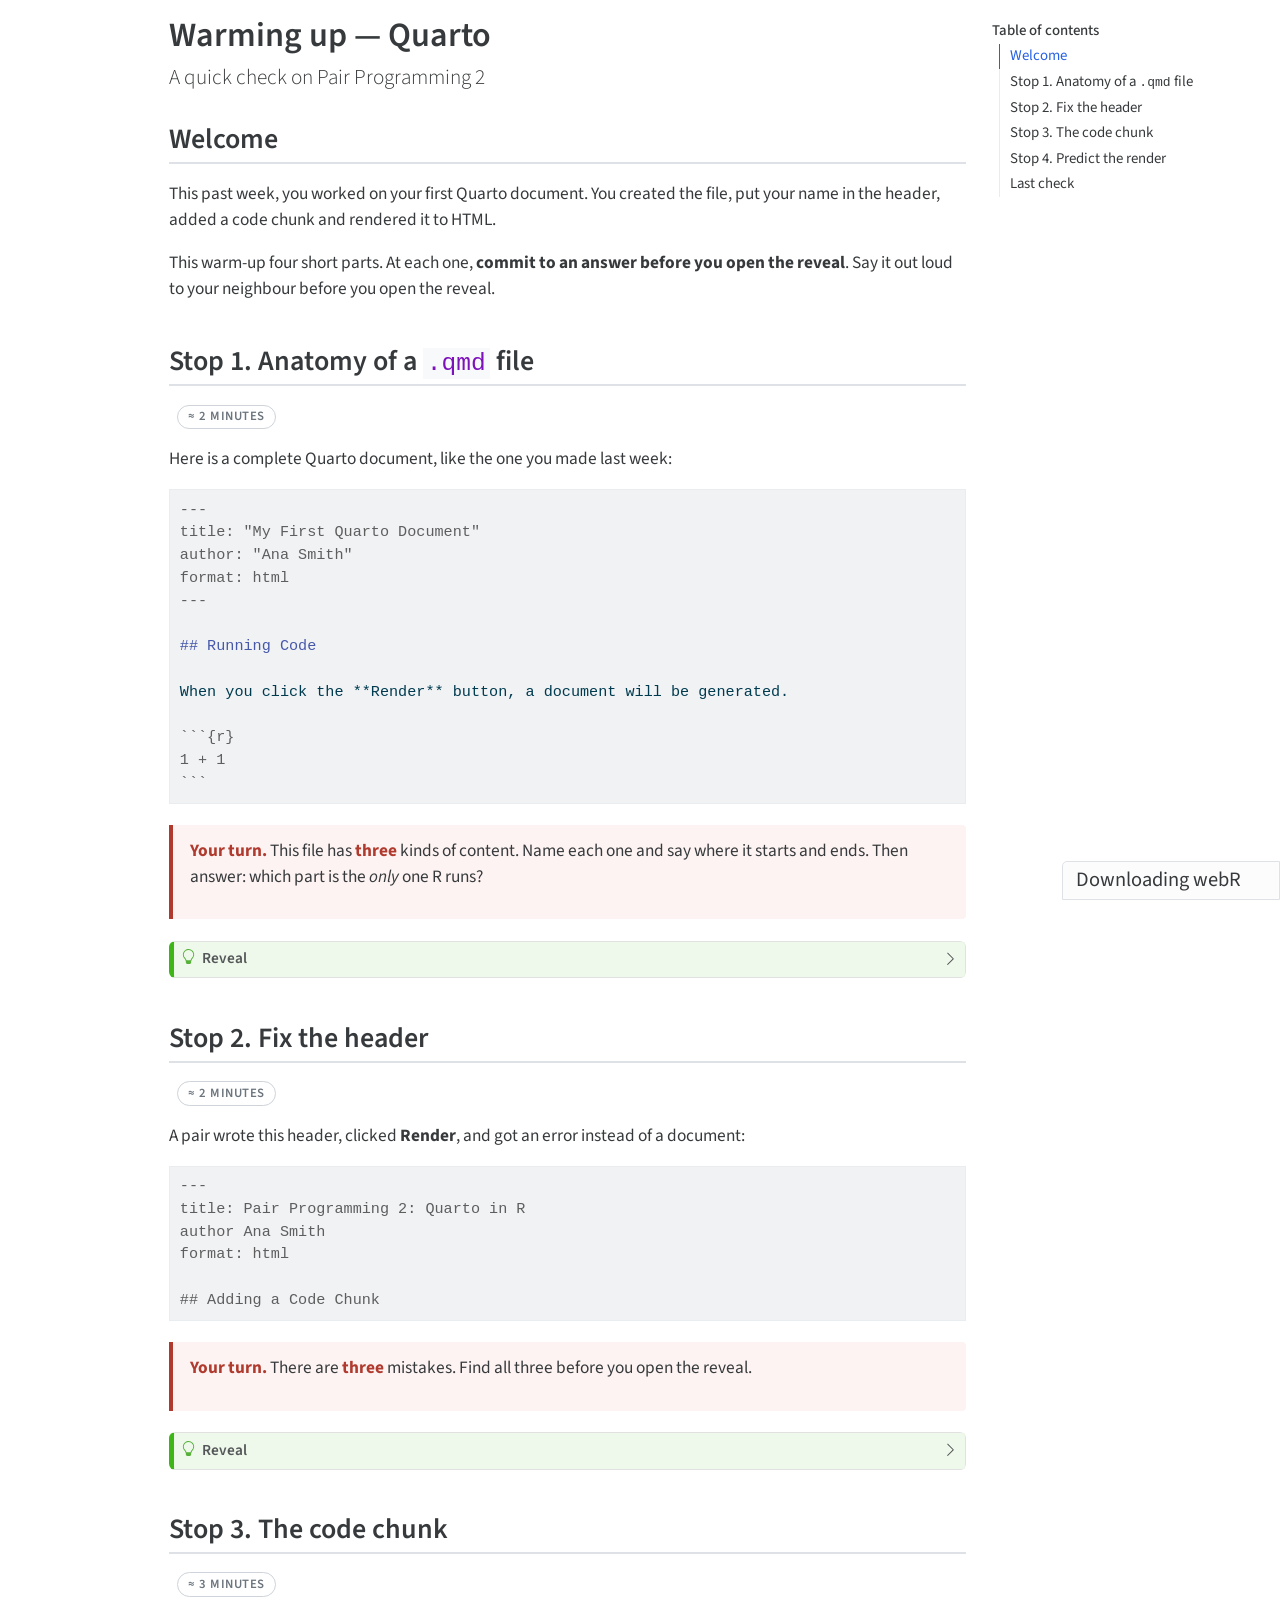
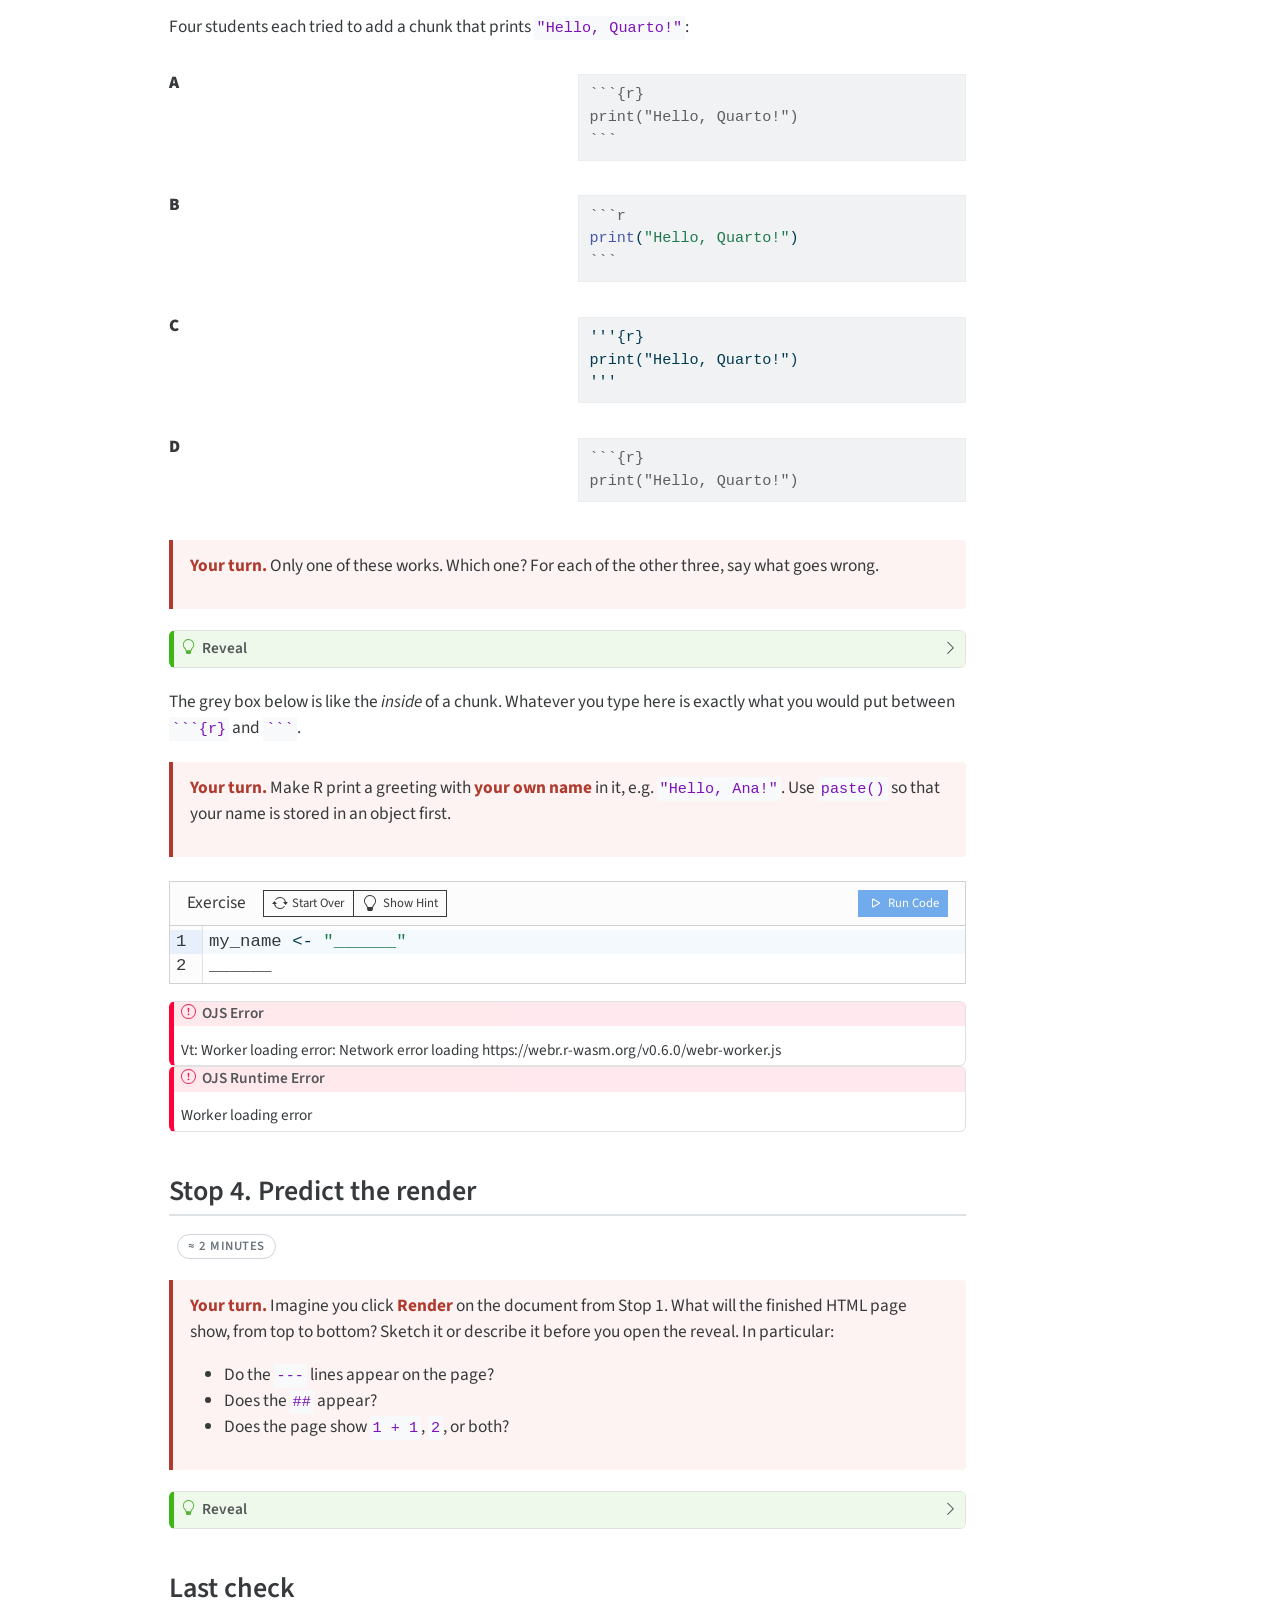
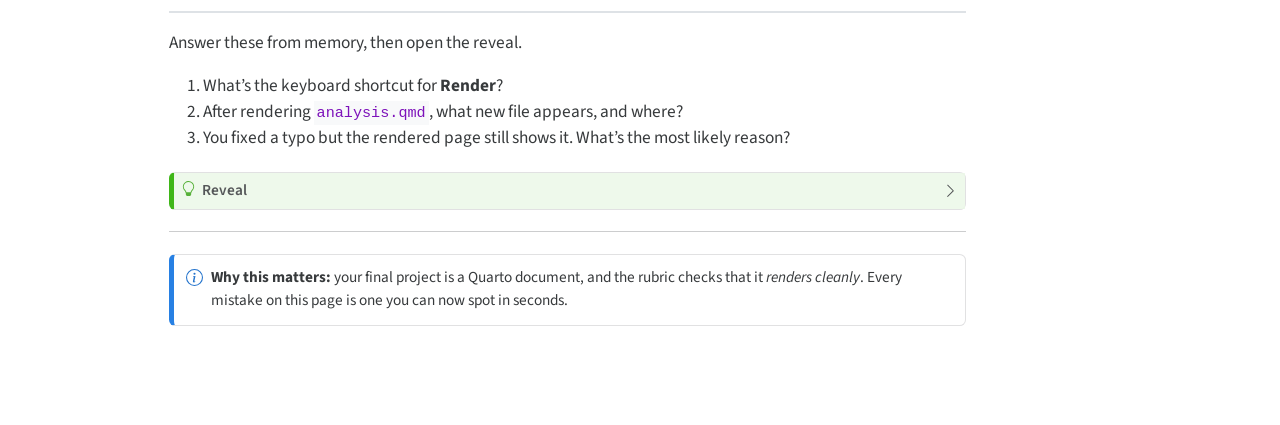
<file: docs/quarto/index.html>
<!DOCTYPE html>
<html xmlns="http://www.w3.org/1999/xhtml" lang="en" xml:lang="en"><head>

<meta charset="utf-8">
<meta name="generator" content="quarto-1.6.42">

<meta name="viewport" content="width=device-width, initial-scale=1.0, user-scalable=yes">


<title>Warming up — Quarto</title>
<style>
code{white-space: pre-wrap;}
span.smallcaps{font-variant: small-caps;}
div.columns{display: flex; gap: min(4vw, 1.5em);}
div.column{flex: auto; overflow-x: auto;}
div.hanging-indent{margin-left: 1.5em; text-indent: -1.5em;}
ul.task-list{list-style: none;}
ul.task-list li input[type="checkbox"] {
  width: 0.8em;
  margin: 0 0.8em 0.2em -1em; /* quarto-specific, see https://github.com/quarto-dev/quarto-cli/issues/4556 */ 
  vertical-align: middle;
}
/* CSS for syntax highlighting */
pre > code.sourceCode { white-space: pre; position: relative; }
pre > code.sourceCode > span { line-height: 1.25; }
pre > code.sourceCode > span:empty { height: 1.2em; }
.sourceCode { overflow: visible; }
code.sourceCode > span { color: inherit; text-decoration: inherit; }
div.sourceCode { margin: 1em 0; }
pre.sourceCode { margin: 0; }
@media screen {
div.sourceCode { overflow: auto; }
}
@media print {
pre > code.sourceCode { white-space: pre-wrap; }
pre > code.sourceCode > span { display: inline-block; text-indent: -5em; padding-left: 5em; }
}
pre.numberSource code
  { counter-reset: source-line 0; }
pre.numberSource code > span
  { position: relative; left: -4em; counter-increment: source-line; }
pre.numberSource code > span > a:first-child::before
  { content: counter(source-line);
    position: relative; left: -1em; text-align: right; vertical-align: baseline;
    border: none; display: inline-block;
    -webkit-touch-callout: none; -webkit-user-select: none;
    -khtml-user-select: none; -moz-user-select: none;
    -ms-user-select: none; user-select: none;
    padding: 0 4px; width: 4em;
  }
pre.numberSource { margin-left: 3em;  padding-left: 4px; }
div.sourceCode
  {   }
@media screen {
pre > code.sourceCode > span > a:first-child::before { text-decoration: underline; }
}
</style>


<script src="index_files/libs/clipboard/clipboard.min.js"></script>
<script src="index_files/libs/quarto-html/quarto.js"></script>
<script src="index_files/libs/quarto-html/popper.min.js"></script>
<script src="index_files/libs/quarto-html/tippy.umd.min.js"></script>
<script src="index_files/libs/quarto-html/anchor.min.js"></script>
<link href="index_files/libs/quarto-html/tippy.css" rel="stylesheet">
<link href="index_files/libs/quarto-html/quarto-syntax-highlighting-2f5df379a58b258e96c21c0638c20c03.css" rel="stylesheet" id="quarto-text-highlighting-styles">
<script src="index_files/libs/bootstrap/bootstrap.min.js"></script>
<link href="index_files/libs/bootstrap/bootstrap-icons.css" rel="stylesheet">
<link href="index_files/libs/bootstrap/bootstrap-10daa034703793678e481cc8cee6d76f.min.css" rel="stylesheet" append-hash="true" id="quarto-bootstrap" data-mode="light">
<script src="index_files/libs/quarto-contrib/live-runtime/live-runtime.js" type="module"></script>
<link href="index_files/libs/quarto-contrib/live-runtime/live-runtime.css" rel="stylesheet">
<style>html{ scroll-behavior: smooth; }</style>
<script type="module" src="index_files/libs/quarto-ojs/quarto-ojs-runtime.js"></script>
<link href="index_files/libs/quarto-ojs/quarto-ojs.css" rel="stylesheet">


<link rel="stylesheet" href="../styles.css">
</head>

<body>

<div id="quarto-content" class="page-columns page-rows-contents page-layout-article">
<div id="quarto-margin-sidebar" class="sidebar margin-sidebar">
  <nav id="TOC" role="doc-toc" class="toc-active">
    <h2 id="toc-title">Table of contents</h2>
   
  <ul class="collapse">
  <li><a href="#welcome" id="toc-welcome" class="nav-link active" data-scroll-target="#welcome">Welcome</a></li>
  <li><a href="#stop-1.-anatomy-of-a-.qmd-file" id="toc-stop-1.-anatomy-of-a-.qmd-file" class="nav-link" data-scroll-target="#stop-1.-anatomy-of-a-.qmd-file">Stop 1. Anatomy of a <code>.qmd</code> file</a></li>
  <li><a href="#stop-2.-fix-the-header" id="toc-stop-2.-fix-the-header" class="nav-link" data-scroll-target="#stop-2.-fix-the-header">Stop 2. Fix the header</a></li>
  <li><a href="#stop-3.-the-code-chunk" id="toc-stop-3.-the-code-chunk" class="nav-link" data-scroll-target="#stop-3.-the-code-chunk">Stop 3. The code chunk</a></li>
  <li><a href="#stop-4.-predict-the-render" id="toc-stop-4.-predict-the-render" class="nav-link" data-scroll-target="#stop-4.-predict-the-render">Stop 4. Predict the render</a></li>
  <li><a href="#last-check" id="toc-last-check" class="nav-link" data-scroll-target="#last-check">Last check</a></li>
  </ul>
</nav>
</div>
<main class="content" id="quarto-document-content">

<header id="title-block-header" class="quarto-title-block default">
<div class="quarto-title">
<h1 class="title">Warming up — Quarto</h1>
<p class="subtitle lead">A quick check on Pair Programming 2</p>
</div>



<div class="quarto-title-meta">

    
  
    
  </div>
  


</header>


<section id="welcome" class="level2 unnumbered">
<h2 class="unnumbered anchored" data-anchor-id="welcome">Welcome</h2>
<p>This past week, you worked on your first Quarto document. You created the file, put your name in the header, added a code chunk and rendered it to HTML.</p>
<p>This warm-up four short parts. At each one, <strong>commit to an answer before you open the reveal</strong>. Say it out loud to your neighbour before you open the reveal.</p>
</section>
<section id="stop-1.-anatomy-of-a-.qmd-file" class="level2 unnumbered">
<h2 class="unnumbered anchored" data-anchor-id="stop-1.-anatomy-of-a-.qmd-file">Stop 1. Anatomy of a <code>.qmd</code> file</h2>
<p><span class="timing">≈ 2 minutes</span></p>
<p>Here is a complete Quarto document, like the one you made last week:</p>
<div class="sourceCode" id="cb1"><pre class="sourceCode markdown code-with-copy"><code class="sourceCode markdown"><span id="cb1-1"><a href="#cb1-1" aria-hidden="true" tabindex="-1"></a><span class="co">---</span></span>
<span id="cb1-2"><a href="#cb1-2" aria-hidden="true" tabindex="-1"></a><span class="an">title:</span><span class="co"> "My First Quarto Document"</span></span>
<span id="cb1-3"><a href="#cb1-3" aria-hidden="true" tabindex="-1"></a><span class="an">author:</span><span class="co"> "Ana Smith"</span></span>
<span id="cb1-4"><a href="#cb1-4" aria-hidden="true" tabindex="-1"></a><span class="an">format:</span><span class="co"> html</span></span>
<span id="cb1-5"><a href="#cb1-5" aria-hidden="true" tabindex="-1"></a><span class="co">---</span></span>
<span id="cb1-6"><a href="#cb1-6" aria-hidden="true" tabindex="-1"></a></span>
<span id="cb1-7"><a href="#cb1-7" aria-hidden="true" tabindex="-1"></a><span class="fu">## Running Code</span></span>
<span id="cb1-8"><a href="#cb1-8" aria-hidden="true" tabindex="-1"></a></span>
<span id="cb1-9"><a href="#cb1-9" aria-hidden="true" tabindex="-1"></a>When you click the **Render** button, a document will be generated.</span>
<span id="cb1-10"><a href="#cb1-10" aria-hidden="true" tabindex="-1"></a></span>
<span id="cb1-11"><a href="#cb1-11" aria-hidden="true" tabindex="-1"></a><span class="in">```{r}</span></span>
<span id="cb1-12"><a href="#cb1-12" aria-hidden="true" tabindex="-1"></a><span class="in">1 + 1</span></span>
<span id="cb1-13"><a href="#cb1-13" aria-hidden="true" tabindex="-1"></a><span class="in">```</span></span></code><button title="Copy to Clipboard" class="code-copy-button"><i class="bi"></i></button></pre></div>
<div class="turn">
<p><strong>Your turn.</strong> This file has <strong>three</strong> kinds of content. Name each one and say where it starts and ends. Then answer: which part is the <em>only</em> one R runs?</p>
</div>
<div class="callout callout-style-default callout-tip callout-titled">
<div class="callout-header d-flex align-content-center" data-bs-toggle="collapse" data-bs-target=".callout-1-contents" aria-controls="callout-1" aria-expanded="false" aria-label="Toggle callout">
<div class="callout-icon-container">
<i class="callout-icon"></i>
</div>
<div class="callout-title-container flex-fill">
Reveal
</div>
<div class="callout-btn-toggle d-inline-block border-0 py-1 ps-1 pe-0 float-end"><i class="callout-toggle"></i></div>
</div>
<div id="callout-1" class="callout-1-contents callout-collapse collapse">
<div class="callout-body-container callout-body">
<ol type="1">
<li><strong>The YAML header</strong>, between the two <code>---</code> lines. It holds settings for the whole document: title, author and output format. Quarto reads it; R never does.</li>
<li><strong>Markdown text</strong>: everything outside the header and the chunks. <code>##</code> makes a section heading and <code>**Render**</code> makes bold text. It’s written for humans.</li>
<li><strong>A code chunk</strong>, from the <code>```{r}</code> line to the closing <code>```</code>. <strong>This is the only part R runs.</strong> When you render, R runs the code and pastes the output into the document right below it.</li>
</ol>
</div>
</div>
</div>
</section>
<section id="stop-2.-fix-the-header" class="level2 unnumbered">
<h2 class="unnumbered anchored" data-anchor-id="stop-2.-fix-the-header">Stop 2. Fix the header</h2>
<p><span class="timing">≈ 2 minutes</span></p>
<p>A pair wrote this header, clicked <strong>Render</strong>, and got an error instead of a document:</p>
<div class="sourceCode" id="cb2"><pre class="sourceCode markdown code-with-copy"><code class="sourceCode markdown"><span id="cb2-1"><a href="#cb2-1" aria-hidden="true" tabindex="-1"></a><span class="co">---</span></span>
<span id="cb2-2"><a href="#cb2-2" aria-hidden="true" tabindex="-1"></a><span class="an">title:</span><span class="co"> Pair Programming 2: Quarto in R</span></span>
<span id="cb2-3"><a href="#cb2-3" aria-hidden="true" tabindex="-1"></a><span class="co">author Ana Smith</span></span>
<span id="cb2-4"><a href="#cb2-4" aria-hidden="true" tabindex="-1"></a><span class="an">format:</span><span class="co"> html</span></span>
<span id="cb2-5"><a href="#cb2-5" aria-hidden="true" tabindex="-1"></a></span>
<span id="cb2-6"><a href="#cb2-6" aria-hidden="true" tabindex="-1"></a><span class="co">## Adding a Code Chunk</span></span></code><button title="Copy to Clipboard" class="code-copy-button"><i class="bi"></i></button></pre></div>
<div class="turn">
<p><strong>Your turn.</strong> There are <strong>three</strong> mistakes. Find all three before you open the reveal.</p>
</div>
<div class="callout callout-style-default callout-tip callout-titled">
<div class="callout-header d-flex align-content-center" data-bs-toggle="collapse" data-bs-target=".callout-2-contents" aria-controls="callout-2" aria-expanded="false" aria-label="Toggle callout">
<div class="callout-icon-container">
<i class="callout-icon"></i>
</div>
<div class="callout-title-container flex-fill">
Reveal
</div>
<div class="callout-btn-toggle d-inline-block border-0 py-1 ps-1 pe-0 float-end"><i class="callout-toggle"></i></div>
</div>
<div id="callout-2" class="callout-2-contents callout-collapse collapse">
<div class="callout-body-container callout-body">
<ol type="1">
<li><strong>The title has a colon in it and no quotes.</strong> In YAML, a colon means “key: value”, so a second colon confuses it. When a value contains a colon, put it in quotes.</li>
<li><strong><code>author</code> is missing its colon.</strong> Every line in the header is <code>key: value</code>.</li>
<li><strong>The header is never closed.</strong> Without the second <code>---</code>, Quarto can’t tell where the settings end and the document begins.</li>
</ol>
<p>The fixed version:</p>
<div class="sourceCode" id="cb3"><pre class="sourceCode markdown code-with-copy"><code class="sourceCode markdown"><span id="cb3-1"><a href="#cb3-1" aria-hidden="true" tabindex="-1"></a><span class="co">---</span></span>
<span id="cb3-2"><a href="#cb3-2" aria-hidden="true" tabindex="-1"></a><span class="an">title:</span><span class="co"> "Pair Programming 2: Quarto in R"</span></span>
<span id="cb3-3"><a href="#cb3-3" aria-hidden="true" tabindex="-1"></a><span class="an">author:</span><span class="co"> "Ana Smith"</span></span>
<span id="cb3-4"><a href="#cb3-4" aria-hidden="true" tabindex="-1"></a><span class="an">format:</span><span class="co"> html</span></span>
<span id="cb3-5"><a href="#cb3-5" aria-hidden="true" tabindex="-1"></a><span class="co">---</span></span>
<span id="cb3-6"><a href="#cb3-6" aria-hidden="true" tabindex="-1"></a></span>
<span id="cb3-7"><a href="#cb3-7" aria-hidden="true" tabindex="-1"></a><span class="fu">## Adding a Code Chunk</span></span></code><button title="Copy to Clipboard" class="code-copy-button"><i class="bi"></i></button></pre></div>
<p><strong>Good habit:</strong> always put quotes around the title and author. They cost you nothing and prevent the first mistake.</p>
</div>
</div>
</div>
</section>
<section id="stop-3.-the-code-chunk" class="level2 unnumbered">
<h2 class="unnumbered anchored" data-anchor-id="stop-3.-the-code-chunk">Stop 3. The code chunk</h2>
<p><span class="timing">≈ 3 minutes</span></p>
<p>Four students each tried to add a chunk that prints <code>"Hello, Quarto!"</code>:</p>
<div class="chunk-grid">
<p><strong>A</strong></p>
<div class="sourceCode" id="cb4"><pre class="sourceCode markdown code-with-copy"><code class="sourceCode markdown"><span id="cb4-1"><a href="#cb4-1" aria-hidden="true" tabindex="-1"></a><span class="in">```{r}</span></span>
<span id="cb4-2"><a href="#cb4-2" aria-hidden="true" tabindex="-1"></a><span class="in">print("Hello, Quarto!")</span></span>
<span id="cb4-3"><a href="#cb4-3" aria-hidden="true" tabindex="-1"></a><span class="in">```</span></span></code><button title="Copy to Clipboard" class="code-copy-button"><i class="bi"></i></button></pre></div>
<p><strong>B</strong></p>
<div class="sourceCode" id="cb5"><pre class="sourceCode markdown code-with-copy"><code class="sourceCode markdown"><span id="cb5-1"><a href="#cb5-1" aria-hidden="true" tabindex="-1"></a><span class="in">```r</span></span>
<span id="cb5-2"><a href="#cb5-2" aria-hidden="true" tabindex="-1"></a><span class="fu">print</span>(<span class="st">"Hello, Quarto!"</span>)</span>
<span id="cb5-3"><a href="#cb5-3" aria-hidden="true" tabindex="-1"></a><span class="in">```</span></span></code><button title="Copy to Clipboard" class="code-copy-button"><i class="bi"></i></button></pre></div>
<p><strong>C</strong></p>
<div class="sourceCode" id="cb6"><pre class="sourceCode markdown code-with-copy"><code class="sourceCode markdown"><span id="cb6-1"><a href="#cb6-1" aria-hidden="true" tabindex="-1"></a>'''{r}</span>
<span id="cb6-2"><a href="#cb6-2" aria-hidden="true" tabindex="-1"></a>print("Hello, Quarto!")</span>
<span id="cb6-3"><a href="#cb6-3" aria-hidden="true" tabindex="-1"></a>'''</span></code><button title="Copy to Clipboard" class="code-copy-button"><i class="bi"></i></button></pre></div>
<p><strong>D</strong></p>
<div class="sourceCode" id="cb7"><pre class="sourceCode markdown code-with-copy"><code class="sourceCode markdown"><span id="cb7-1"><a href="#cb7-1" aria-hidden="true" tabindex="-1"></a><span class="in">```{r}</span></span>
<span id="cb7-2"><a href="#cb7-2" aria-hidden="true" tabindex="-1"></a><span class="in">print("Hello, Quarto!")</span></span></code><button title="Copy to Clipboard" class="code-copy-button"><i class="bi"></i></button></pre></div>
</div>
<div class="turn">
<p><strong>Your turn.</strong> Only one of these works. Which one? For each of the other three, say what goes wrong.</p>
</div>
<div class="callout callout-style-default callout-tip callout-titled">
<div class="callout-header d-flex align-content-center" data-bs-toggle="collapse" data-bs-target=".callout-3-contents" aria-controls="callout-3" aria-expanded="false" aria-label="Toggle callout">
<div class="callout-icon-container">
<i class="callout-icon"></i>
</div>
<div class="callout-title-container flex-fill">
Reveal
</div>
<div class="callout-btn-toggle d-inline-block border-0 py-1 ps-1 pe-0 float-end"><i class="callout-toggle"></i></div>
</div>
<div id="callout-3" class="callout-3-contents callout-collapse collapse">
<div class="callout-body-container callout-body">
<ul>
<li><strong>A works.</strong> It has three backticks, <code>{r}</code> in curly braces, and three backticks to close it.</li>
<li><strong>B has no curly braces.</strong> Quarto shows the code as grey text but never runs it, so no <code>[1] "Hello, Quarto!"</code> appears below it. The <code>{ }</code> tells Quarto to run the code.</li>
<li><strong>C uses apostrophes (<code>'''</code>), not backticks (<code>```</code>).</strong> Quarto doesn’t treat it as a chunk at all, so the three lines appear as ordinary text. The backtick key is at the top left of most keyboards, next to <strong>1</strong>.</li>
<li><strong>D is never closed.</strong> Quarto treats everything after it, to the end of the document, as part of the chunk. That usually causes an error, or swallows the rest of the document.</li>
</ul>
<p><strong>Tip:</strong> the green <strong>+C</strong> button in RStudio (or <strong>Cmd+Option+I</strong> on Mac, <strong>Ctrl+Alt+I</strong> on Windows) inserts a correct chunk, so you never have to type the fences.</p>
</div>
</div>
</div>
<p>The grey box below is like the <em>inside</em> of a chunk. Whatever you type here is exactly what you would put between <code>```{r}</code> and <code>```</code>.</p>
<div class="turn">
<p><strong>Your turn.</strong> Make R print a greeting with <strong>your own name</strong> in it, e.g. <code>"Hello, Ana!"</code>. Use <code>paste()</code> so that your name is stored in an object first.</p>
</div>
<div class="cell" data-exercise="ex_hello">
<div>
<div id="webr-1" class="exercise-cell">

</div>
<script type="webr-1-contents">
eyJhdHRyIjp7ImVkaXQiOnRydWUsImV2YWwiOnRydWUsImV4ZXJjaXNlIjoiZXhfaGVsbG8ifSwiY29kZSI6Im15X25hbWUgPC0gXCJfX19fX19cIlxuX19fX19fIn0=
</script>
</div>
</div>
<div class="hint webr-ojs-exercise exercise-hint d-none" data-exercise="ex_hello">
<div class="callout callout-style-default callout-tip callout-titled">
<div class="callout-header d-flex align-content-center" data-bs-toggle="collapse" data-bs-target=".callout-4-contents" aria-controls="callout-4" aria-expanded="true" aria-label="Toggle callout">
<div class="callout-icon-container">
<i class="callout-icon"></i>
</div>
<div class="callout-title-container flex-fill">
Hint
</div>
<div class="callout-btn-toggle d-inline-block border-0 py-1 ps-1 pe-0 float-end"><i class="callout-toggle"></i></div>
</div>
<div id="callout-4" class="callout-4-contents callout-collapse collapse show">
<div class="callout-body-container callout-body">
<p><code>paste()</code> glues pieces of text together, adding a space between them by default. <code>paste0()</code> adds no space.</p>
<div class="sourceCode" id="cb8"><pre class="sourceCode r code-with-copy"><code class="sourceCode r"><span id="cb8-1"><a href="#cb8-1" aria-hidden="true" tabindex="-1"></a><span class="fu">paste</span>(<span class="st">"Hello,"</span>, <span class="st">"Quarto!"</span>)</span></code><button title="Copy to Clipboard" class="code-copy-button"><i class="bi"></i></button></pre></div>
</div>
</div>
</div>
</div>
<div class="webr-ojs-exercise exercise-solution d-none" data-exercise="ex_hello">
<p><strong>Solution:</strong></p>
<div class="sourceCode" id="cb9"><pre class="sourceCode r code-with-copy"><code class="sourceCode r"><span id="cb9-1"><a href="#cb9-1" aria-hidden="true" tabindex="-1"></a>my_name <span class="ot">&lt;-</span> <span class="st">"Ana"</span></span>
<span id="cb9-2"><a href="#cb9-2" aria-hidden="true" tabindex="-1"></a><span class="fu">paste0</span>(<span class="st">"Hello, "</span>, my_name, <span class="st">"!"</span>)</span></code><button title="Copy to Clipboard" class="code-copy-button"><i class="bi"></i></button></pre></div>
<p>Put these two lines inside a <code>```{r}</code> chunk, render, and the rendered page shows the code followed by <code>[1] "Hello, Ana!"</code>.</p>
</div>
</section>
<section id="stop-4.-predict-the-render" class="level2 unnumbered">
<h2 class="unnumbered anchored" data-anchor-id="stop-4.-predict-the-render">Stop 4. Predict the render</h2>
<p><span class="timing">≈ 2 minutes</span></p>
<div class="turn">
<p><strong>Your turn.</strong> Imagine you click <strong>Render</strong> on the document from Stop 1. What will the finished HTML page show, from top to bottom? Sketch it or describe it before you open the reveal. In particular:</p>
<ul>
<li>Do the <code>---</code> lines appear on the page?</li>
<li>Does the <code>##</code> appear?</li>
<li>Does the page show <code>1 + 1</code>, <code>2</code>, or both?</li>
</ul>
</div>
<div class="callout callout-style-default callout-tip callout-titled">
<div class="callout-header d-flex align-content-center" data-bs-toggle="collapse" data-bs-target=".callout-5-contents" aria-controls="callout-5" aria-expanded="false" aria-label="Toggle callout">
<div class="callout-icon-container">
<i class="callout-icon"></i>
</div>
<div class="callout-title-container flex-fill">
Reveal
</div>
<div class="callout-btn-toggle d-inline-block border-0 py-1 ps-1 pe-0 float-end"><i class="callout-toggle"></i></div>
</div>
<div id="callout-5" class="callout-5-contents callout-collapse collapse">
<div class="callout-body-container callout-body">
<p>Roughly this:</p>
<div class="rendered">
<p class="r-title">
My First Quarto Document
</p>
<p class="r-meta">
AUTHOR<br>Ana Smith
</p>
<p class="r-h2">
Running Code
</p>
<p>
When you click the <strong>Render</strong> button, a document will be generated.
</p>
<pre class="r-code">1 + 1</pre>
<pre class="r-out">[1] 2</pre>
</div>
<ul>
<li><strong>The header disappears.</strong> Its settings turn into the big title and the author line.</li>
<li><strong><code>##</code> disappears.</strong> It becomes a section heading, and <code>**Render**</code> becomes <strong>bold</strong>.</li>
<li><strong>You see both the code and its result.</strong> By default Quarto shows the code <em>and</em> its output. The <code>[1]</code> just means “first element”.</li>
</ul>
</div>
</div>
</div>
</section>
<section id="last-check" class="level2 unnumbered">
<h2 class="unnumbered anchored" data-anchor-id="last-check">Last check</h2>
<p>Answer these from memory, then open the reveal.</p>
<ol type="1">
<li>What’s the keyboard shortcut for <strong>Render</strong>?</li>
<li>After rendering <code>analysis.qmd</code>, what new file appears, and where?</li>
<li>You fixed a typo but the rendered page still shows it. What’s the most likely reason?</li>
</ol>
<div class="callout callout-style-default callout-tip callout-titled">
<div class="callout-header d-flex align-content-center" data-bs-toggle="collapse" data-bs-target=".callout-6-contents" aria-controls="callout-6" aria-expanded="false" aria-label="Toggle callout">
<div class="callout-icon-container">
<i class="callout-icon"></i>
</div>
<div class="callout-title-container flex-fill">
Reveal
</div>
<div class="callout-btn-toggle d-inline-block border-0 py-1 ps-1 pe-0 float-end"><i class="callout-toggle"></i></div>
</div>
<div id="callout-6" class="callout-6-contents callout-collapse collapse">
<div class="callout-body-container callout-body">
<ol type="1">
<li><strong>Cmd+Shift+K</strong> on Mac, <strong>Ctrl+Shift+K</strong> on Windows.</li>
<li><strong><code>analysis.html</code></strong>, in the <strong>same folder</strong> as <code>analysis.qmd</code>. That HTML file is the one you share or submit. The <code>.qmd</code> is your source.</li>
<li><strong>You didn’t re-render.</strong> The HTML is a snapshot of the last render, and editing the <code>.qmd</code> doesn’t change it until you click <strong>Render</strong> again. (RStudio saves the file when you render, but it’s a good habit to save first anyway.)</li>
</ol>
</div>
</div>
</div>
<hr>
<div class="callout callout-style-simple callout-note">
<div class="callout-body d-flex">
<div class="callout-icon-container">
<i class="callout-icon"></i>
</div>
<div class="callout-body-container">
<p><strong>Why this matters:</strong> your final project is a Quarto document, and the rubric checks that it <em>renders cleanly</em>. Every mistake on this page is one you can now spot in seconds.</p>
</div>
</div>
</div>
<script type="webr-data">
eyJvcHRpb25zIjp7ImJhc2VVcmwiOiJodHRwczovL3dlYnIuci13YXNtLm9yZy92MC42LjAvIn0sInBhY2thZ2VzIjp7InBrZ3MiOlsiZXZhbHVhdGUiLCJrbml0ciIsImh0bWx0b29scyJdLCJyZXBvcyI6W119LCJyZW5kZXJfZGYiOiJkZWZhdWx0In0=
</script>
<script type="ojs-module-contents">
[base64]
</script>
<div id="exercise-loading-indicator" class="exercise-loading-indicator d-none d-flex align-items-center gap-2">
<div id="exercise-loading-status" class="d-flex gap-2">

</div>
<div class="spinner-grow spinner-grow-sm">

</div>
</div>
<script type="vfs-file">
W10=
</script>
</section>

</main>
<!-- /main column -->
<script type="ojs-module-contents">
eyJjb250ZW50cyI6W119
</script>
<script type="module">
if (window.location.protocol === "file:") { alert("The OJS runtime does not work with file:// URLs. Please use a web server to view this document."); }
window._ojs.paths.runtimeToDoc = "../../..";
window._ojs.paths.runtimeToRoot = "../../../..";
window._ojs.paths.docToRoot = "..";
window._ojs.selfContained = false;
window._ojs.runtime.interpretFromScriptTags();
</script>
<script id="quarto-html-after-body" type="application/javascript">
window.document.addEventListener("DOMContentLoaded", function (event) {
  const toggleBodyColorMode = (bsSheetEl) => {
    const mode = bsSheetEl.getAttribute("data-mode");
    const bodyEl = window.document.querySelector("body");
    if (mode === "dark") {
      bodyEl.classList.add("quarto-dark");
      bodyEl.classList.remove("quarto-light");
    } else {
      bodyEl.classList.add("quarto-light");
      bodyEl.classList.remove("quarto-dark");
    }
  }
  const toggleBodyColorPrimary = () => {
    const bsSheetEl = window.document.querySelector("link#quarto-bootstrap");
    if (bsSheetEl) {
      toggleBodyColorMode(bsSheetEl);
    }
  }
  toggleBodyColorPrimary();  
  const icon = "";
  const anchorJS = new window.AnchorJS();
  anchorJS.options = {
    placement: 'right',
    icon: icon
  };
  anchorJS.add('.anchored');
  const isCodeAnnotation = (el) => {
    for (const clz of el.classList) {
      if (clz.startsWith('code-annotation-')) {                     
        return true;
      }
    }
    return false;
  }
  const onCopySuccess = function(e) {
    // button target
    const button = e.trigger;
    // don't keep focus
    button.blur();
    // flash "checked"
    button.classList.add('code-copy-button-checked');
    var currentTitle = button.getAttribute("title");
    button.setAttribute("title", "Copied!");
    let tooltip;
    if (window.bootstrap) {
      button.setAttribute("data-bs-toggle", "tooltip");
      button.setAttribute("data-bs-placement", "left");
      button.setAttribute("data-bs-title", "Copied!");
      tooltip = new bootstrap.Tooltip(button, 
        { trigger: "manual", 
          customClass: "code-copy-button-tooltip",
          offset: [0, -8]});
      tooltip.show();    
    }
    setTimeout(function() {
      if (tooltip) {
        tooltip.hide();
        button.removeAttribute("data-bs-title");
        button.removeAttribute("data-bs-toggle");
        button.removeAttribute("data-bs-placement");
      }
      button.setAttribute("title", currentTitle);
      button.classList.remove('code-copy-button-checked');
    }, 1000);
    // clear code selection
    e.clearSelection();
  }
  const getTextToCopy = function(trigger) {
      const codeEl = trigger.previousElementSibling.cloneNode(true);
      for (const childEl of codeEl.children) {
        if (isCodeAnnotation(childEl)) {
          childEl.remove();
        }
      }
      return codeEl.innerText;
  }
  const clipboard = new window.ClipboardJS('.code-copy-button:not([data-in-quarto-modal])', {
    text: getTextToCopy
  });
  clipboard.on('success', onCopySuccess);
  if (window.document.getElementById('quarto-embedded-source-code-modal')) {
    const clipboardModal = new window.ClipboardJS('.code-copy-button[data-in-quarto-modal]', {
      text: getTextToCopy,
      container: window.document.getElementById('quarto-embedded-source-code-modal')
    });
    clipboardModal.on('success', onCopySuccess);
  }
    var localhostRegex = new RegExp(/^(?:http|https):\/\/localhost\:?[0-9]*\//);
    var mailtoRegex = new RegExp(/^mailto:/);
      var filterRegex = new RegExp('/' + window.location.host + '/');
    var isInternal = (href) => {
        return filterRegex.test(href) || localhostRegex.test(href) || mailtoRegex.test(href);
    }
    // Inspect non-navigation links and adorn them if external
 	var links = window.document.querySelectorAll('a[href]:not(.nav-link):not(.navbar-brand):not(.toc-action):not(.sidebar-link):not(.sidebar-item-toggle):not(.pagination-link):not(.no-external):not([aria-hidden]):not(.dropdown-item):not(.quarto-navigation-tool):not(.about-link)');
    for (var i=0; i<links.length; i++) {
      const link = links[i];
      if (!isInternal(link.href)) {
        // undo the damage that might have been done by quarto-nav.js in the case of
        // links that we want to consider external
        if (link.dataset.originalHref !== undefined) {
          link.href = link.dataset.originalHref;
        }
      }
    }
  function tippyHover(el, contentFn, onTriggerFn, onUntriggerFn) {
    const config = {
      allowHTML: true,
      maxWidth: 500,
      delay: 100,
      arrow: false,
      appendTo: function(el) {
          return el.parentElement;
      },
      interactive: true,
      interactiveBorder: 10,
      theme: 'quarto',
      placement: 'bottom-start',
    };
    if (contentFn) {
      config.content = contentFn;
    }
    if (onTriggerFn) {
      config.onTrigger = onTriggerFn;
    }
    if (onUntriggerFn) {
      config.onUntrigger = onUntriggerFn;
    }
    window.tippy(el, config); 
  }
  const noterefs = window.document.querySelectorAll('a[role="doc-noteref"]');
  for (var i=0; i<noterefs.length; i++) {
    const ref = noterefs[i];
    tippyHover(ref, function() {
      // use id or data attribute instead here
      let href = ref.getAttribute('data-footnote-href') || ref.getAttribute('href');
      try { href = new URL(href).hash; } catch {}
      const id = href.replace(/^#\/?/, "");
      const note = window.document.getElementById(id);
      if (note) {
        return note.innerHTML;
      } else {
        return "";
      }
    });
  }
  const xrefs = window.document.querySelectorAll('a.quarto-xref');
  const processXRef = (id, note) => {
    // Strip column container classes
    const stripColumnClz = (el) => {
      el.classList.remove("page-full", "page-columns");
      if (el.children) {
        for (const child of el.children) {
          stripColumnClz(child);
        }
      }
    }
    stripColumnClz(note)
    if (id === null || id.startsWith('sec-')) {
      // Special case sections, only their first couple elements
      const container = document.createElement("div");
      if (note.children && note.children.length > 2) {
        container.appendChild(note.children[0].cloneNode(true));
        for (let i = 1; i < note.children.length; i++) {
          const child = note.children[i];
          if (child.tagName === "P" && child.innerText === "") {
            continue;
          } else {
            container.appendChild(child.cloneNode(true));
            break;
          }
        }
        if (window.Quarto?.typesetMath) {
          window.Quarto.typesetMath(container);
        }
        return container.innerHTML
      } else {
        if (window.Quarto?.typesetMath) {
          window.Quarto.typesetMath(note);
        }
        return note.innerHTML;
      }
    } else {
      // Remove any anchor links if they are present
      const anchorLink = note.querySelector('a.anchorjs-link');
      if (anchorLink) {
        anchorLink.remove();
      }
      if (window.Quarto?.typesetMath) {
        window.Quarto.typesetMath(note);
      }
      if (note.classList.contains("callout")) {
        return note.outerHTML;
      } else {
        return note.innerHTML;
      }
    }
  }
  for (var i=0; i<xrefs.length; i++) {
    const xref = xrefs[i];
    tippyHover(xref, undefined, function(instance) {
      instance.disable();
      let url = xref.getAttribute('href');
      let hash = undefined; 
      if (url.startsWith('#')) {
        hash = url;
      } else {
        try { hash = new URL(url).hash; } catch {}
      }
      if (hash) {
        const id = hash.replace(/^#\/?/, "");
        const note = window.document.getElementById(id);
        if (note !== null) {
          try {
            const html = processXRef(id, note.cloneNode(true));
            instance.setContent(html);
          } finally {
            instance.enable();
            instance.show();
          }
        } else {
          // See if we can fetch this
          fetch(url.split('#')[0])
          .then(res => res.text())
          .then(html => {
            const parser = new DOMParser();
            const htmlDoc = parser.parseFromString(html, "text/html");
            const note = htmlDoc.getElementById(id);
            if (note !== null) {
              const html = processXRef(id, note);
              instance.setContent(html);
            } 
          }).finally(() => {
            instance.enable();
            instance.show();
          });
        }
      } else {
        // See if we can fetch a full url (with no hash to target)
        // This is a special case and we should probably do some content thinning / targeting
        fetch(url)
        .then(res => res.text())
        .then(html => {
          const parser = new DOMParser();
          const htmlDoc = parser.parseFromString(html, "text/html");
          const note = htmlDoc.querySelector('main.content');
          if (note !== null) {
            // This should only happen for chapter cross references
            // (since there is no id in the URL)
            // remove the first header
            if (note.children.length > 0 && note.children[0].tagName === "HEADER") {
              note.children[0].remove();
            }
            const html = processXRef(null, note);
            instance.setContent(html);
          } 
        }).finally(() => {
          instance.enable();
          instance.show();
        });
      }
    }, function(instance) {
    });
  }
      let selectedAnnoteEl;
      const selectorForAnnotation = ( cell, annotation) => {
        let cellAttr = 'data-code-cell="' + cell + '"';
        let lineAttr = 'data-code-annotation="' +  annotation + '"';
        const selector = 'span[' + cellAttr + '][' + lineAttr + ']';
        return selector;
      }
      const selectCodeLines = (annoteEl) => {
        const doc = window.document;
        const targetCell = annoteEl.getAttribute("data-target-cell");
        const targetAnnotation = annoteEl.getAttribute("data-target-annotation");
        const annoteSpan = window.document.querySelector(selectorForAnnotation(targetCell, targetAnnotation));
        const lines = annoteSpan.getAttribute("data-code-lines").split(",");
        const lineIds = lines.map((line) => {
          return targetCell + "-" + line;
        })
        let top = null;
        let height = null;
        let parent = null;
        if (lineIds.length > 0) {
            //compute the position of the single el (top and bottom and make a div)
            const el = window.document.getElementById(lineIds[0]);
            top = el.offsetTop;
            height = el.offsetHeight;
            parent = el.parentElement.parentElement;
          if (lineIds.length > 1) {
            const lastEl = window.document.getElementById(lineIds[lineIds.length - 1]);
            const bottom = lastEl.offsetTop + lastEl.offsetHeight;
            height = bottom - top;
          }
          if (top !== null && height !== null && parent !== null) {
            // cook up a div (if necessary) and position it 
            let div = window.document.getElementById("code-annotation-line-highlight");
            if (div === null) {
              div = window.document.createElement("div");
              div.setAttribute("id", "code-annotation-line-highlight");
              div.style.position = 'absolute';
              parent.appendChild(div);
            }
            div.style.top = top - 2 + "px";
            div.style.height = height + 4 + "px";
            div.style.left = 0;
            let gutterDiv = window.document.getElementById("code-annotation-line-highlight-gutter");
            if (gutterDiv === null) {
              gutterDiv = window.document.createElement("div");
              gutterDiv.setAttribute("id", "code-annotation-line-highlight-gutter");
              gutterDiv.style.position = 'absolute';
              const codeCell = window.document.getElementById(targetCell);
              const gutter = codeCell.querySelector('.code-annotation-gutter');
              gutter.appendChild(gutterDiv);
            }
            gutterDiv.style.top = top - 2 + "px";
            gutterDiv.style.height = height + 4 + "px";
          }
          selectedAnnoteEl = annoteEl;
        }
      };
      const unselectCodeLines = () => {
        const elementsIds = ["code-annotation-line-highlight", "code-annotation-line-highlight-gutter"];
        elementsIds.forEach((elId) => {
          const div = window.document.getElementById(elId);
          if (div) {
            div.remove();
          }
        });
        selectedAnnoteEl = undefined;
      };
        // Handle positioning of the toggle
    window.addEventListener(
      "resize",
      throttle(() => {
        elRect = undefined;
        if (selectedAnnoteEl) {
          selectCodeLines(selectedAnnoteEl);
        }
      }, 10)
    );
    function throttle(fn, ms) {
    let throttle = false;
    let timer;
      return (...args) => {
        if(!throttle) { // first call gets through
            fn.apply(this, args);
            throttle = true;
        } else { // all the others get throttled
            if(timer) clearTimeout(timer); // cancel #2
            timer = setTimeout(() => {
              fn.apply(this, args);
              timer = throttle = false;
            }, ms);
        }
      };
    }
      // Attach click handler to the DT
      const annoteDls = window.document.querySelectorAll('dt[data-target-cell]');
      for (const annoteDlNode of annoteDls) {
        annoteDlNode.addEventListener('click', (event) => {
          const clickedEl = event.target;
          if (clickedEl !== selectedAnnoteEl) {
            unselectCodeLines();
            const activeEl = window.document.querySelector('dt[data-target-cell].code-annotation-active');
            if (activeEl) {
              activeEl.classList.remove('code-annotation-active');
            }
            selectCodeLines(clickedEl);
            clickedEl.classList.add('code-annotation-active');
          } else {
            // Unselect the line
            unselectCodeLines();
            clickedEl.classList.remove('code-annotation-active');
          }
        });
      }
  const findCites = (el) => {
    const parentEl = el.parentElement;
    if (parentEl) {
      const cites = parentEl.dataset.cites;
      if (cites) {
        return {
          el,
          cites: cites.split(' ')
        };
      } else {
        return findCites(el.parentElement)
      }
    } else {
      return undefined;
    }
  };
  var bibliorefs = window.document.querySelectorAll('a[role="doc-biblioref"]');
  for (var i=0; i<bibliorefs.length; i++) {
    const ref = bibliorefs[i];
    const citeInfo = findCites(ref);
    if (citeInfo) {
      tippyHover(citeInfo.el, function() {
        var popup = window.document.createElement('div');
        citeInfo.cites.forEach(function(cite) {
          var citeDiv = window.document.createElement('div');
          citeDiv.classList.add('hanging-indent');
          citeDiv.classList.add('csl-entry');
          var biblioDiv = window.document.getElementById('ref-' + cite);
          if (biblioDiv) {
            citeDiv.innerHTML = biblioDiv.innerHTML;
          }
          popup.appendChild(citeDiv);
        });
        return popup.innerHTML;
      });
    }
  }
});
</script>
</div> <!-- /content -->




<script src="index_files/libs/quarto-html/zenscroll-min.js"></script>
</body></html>
</file>
<file: docs/index_files/libs/quarto-html/tippy.css>
.tippy-box[data-animation=fade][data-state=hidden]{opacity:0}[data-tippy-root]{max-width:calc(100vw - 10px)}.tippy-box{position:relative;background-color:#333;color:#fff;border-radius:4px;font-size:14px;line-height:1.4;white-space:normal;outline:0;transition-property:transform,visibility,opacity}.tippy-box[data-placement^=top]>.tippy-arrow{bottom:0}.tippy-box[data-placement^=top]>.tippy-arrow:before{bottom:-7px;left:0;border-width:8px 8px 0;border-top-color:initial;transform-origin:center top}.tippy-box[data-placement^=bottom]>.tippy-arrow{top:0}.tippy-box[data-placement^=bottom]>.tippy-arrow:before{top:-7px;left:0;border-width:0 8px 8px;border-bottom-color:initial;transform-origin:center bottom}.tippy-box[data-placement^=left]>.tippy-arrow{right:0}.tippy-box[data-placement^=left]>.tippy-arrow:before{border-width:8px 0 8px 8px;border-left-color:initial;right:-7px;transform-origin:center left}.tippy-box[data-placement^=right]>.tippy-arrow{left:0}.tippy-box[data-placement^=right]>.tippy-arrow:before{left:-7px;border-width:8px 8px 8px 0;border-right-color:initial;transform-origin:center right}.tippy-box[data-inertia][data-state=visible]{transition-timing-function:cubic-bezier(.54,1.5,.38,1.11)}.tippy-arrow{width:16px;height:16px;color:#333}.tippy-arrow:before{content:"";position:absolute;border-color:transparent;border-style:solid}.tippy-content{position:relative;padding:5px 9px;z-index:1}
</file>
<file: docs/index_files/libs/quarto-html/quarto-syntax-highlighting-2f5df379a58b258e96c21c0638c20c03.css>
/* quarto syntax highlight colors */
:root {
  --quarto-hl-ot-color: #003B4F;
  --quarto-hl-at-color: #657422;
  --quarto-hl-ss-color: #20794D;
  --quarto-hl-an-color: #5E5E5E;
  --quarto-hl-fu-color: #4758AB;
  --quarto-hl-st-color: #20794D;
  --quarto-hl-cf-color: #003B4F;
  --quarto-hl-op-color: #5E5E5E;
  --quarto-hl-er-color: #AD0000;
  --quarto-hl-bn-color: #AD0000;
  --quarto-hl-al-color: #AD0000;
  --quarto-hl-va-color: #111111;
  --quarto-hl-bu-color: inherit;
  --quarto-hl-ex-color: inherit;
  --quarto-hl-pp-color: #AD0000;
  --quarto-hl-in-color: #5E5E5E;
  --quarto-hl-vs-color: #20794D;
  --quarto-hl-wa-color: #5E5E5E;
  --quarto-hl-do-color: #5E5E5E;
  --quarto-hl-im-color: #00769E;
  --quarto-hl-ch-color: #20794D;
  --quarto-hl-dt-color: #AD0000;
  --quarto-hl-fl-color: #AD0000;
  --quarto-hl-co-color: #5E5E5E;
  --quarto-hl-cv-color: #5E5E5E;
  --quarto-hl-cn-color: #8f5902;
  --quarto-hl-sc-color: #5E5E5E;
  --quarto-hl-dv-color: #AD0000;
  --quarto-hl-kw-color: #003B4F;
}

/* other quarto variables */
:root {
  --quarto-font-monospace: SFMono-Regular, Menlo, Monaco, Consolas, "Liberation Mono", "Courier New", monospace;
}

pre > code.sourceCode > span {
  color: #003B4F;
}

code span {
  color: #003B4F;
}

code.sourceCode > span {
  color: #003B4F;
}

div.sourceCode,
div.sourceCode pre.sourceCode {
  color: #003B4F;
}

code span.ot {
  color: #003B4F;
  font-style: inherit;
}

code span.at {
  color: #657422;
  font-style: inherit;
}

code span.ss {
  color: #20794D;
  font-style: inherit;
}

code span.an {
  color: #5E5E5E;
  font-style: inherit;
}

code span.fu {
  color: #4758AB;
  font-style: inherit;
}

code span.st {
  color: #20794D;
  font-style: inherit;
}

code span.cf {
  color: #003B4F;
  font-weight: bold;
  font-style: inherit;
}

code span.op {
  color: #5E5E5E;
  font-style: inherit;
}

code span.er {
  color: #AD0000;
  font-style: inherit;
}

code span.bn {
  color: #AD0000;
  font-style: inherit;
}

code span.al {
  color: #AD0000;
  font-style: inherit;
}

code span.va {
  color: #111111;
  font-style: inherit;
}

code span.bu {
  font-style: inherit;
}

code span.ex {
  font-style: inherit;
}

code span.pp {
  color: #AD0000;
  font-style: inherit;
}

code span.in {
  color: #5E5E5E;
  font-style: inherit;
}

code span.vs {
  color: #20794D;
  font-style: inherit;
}

code span.wa {
  color: #5E5E5E;
  font-style: italic;
}

code span.do {
  color: #5E5E5E;
  font-style: italic;
}

code span.im {
  color: #00769E;
  font-style: inherit;
}

code span.ch {
  color: #20794D;
  font-style: inherit;
}

code span.dt {
  color: #AD0000;
  font-style: inherit;
}

code span.fl {
  color: #AD0000;
  font-style: inherit;
}

code span.co {
  color: #5E5E5E;
  font-style: inherit;
}

code span.cv {
  color: #5E5E5E;
  font-style: italic;
}

code span.cn {
  color: #8f5902;
  font-style: inherit;
}

code span.sc {
  color: #5E5E5E;
  font-style: inherit;
}

code span.dv {
  color: #AD0000;
  font-style: inherit;
}

code span.kw {
  color: #003B4F;
  font-weight: bold;
  font-style: inherit;
}

.prevent-inlining {
  content: "</";
}

/*# sourceMappingURL=35eb38a806ee71ea6d2563be2308c832.css.map */
</file>
<file: docs/styles.css>
/* R Basics & The Weighted Dice — course tutorial styles */

body { font-size: 1.02rem; }

/* Give the live code editors a bit more presence */
.exercise-cell, .cell-live {
  margin-block: 1.4rem;
}

/* "Your turn" callouts */
.turn {
  border-left: 4px solid #b03a2e;
  background: #fdf3f2;
  padding: 0.75rem 1rem;
  margin: 1.25rem 0;
  border-radius: 0 4px 4px 0;
}
.turn strong { color: #b03a2e; }

@media (prefers-color-scheme: dark) {
  .turn { background: #2b1c1a; border-left-color: #e07a6a; }
  .turn strong { color: #e07a6a; }
}

/* Section rules */
h2 { border-bottom: 2px solid #dee2e6; padding-bottom: .3rem; margin-top: 2.5rem; }

/* ---- Part I: Prompt It ---- */

/* The one rule */
.rule {
  border: 2px solid #1a5490;
  background: #f2f7fb;
  padding: 1rem 1.25rem;
  margin: 1.5rem 0;
  border-radius: 5px;
}
.rule strong { color: #1a5490; }

/* Target output boxes */
.target {
  border-left: 4px solid #1e7a45;
  background: #f1f8f4;
  padding: .75rem 1rem;
  margin: 1rem 0;
  border-radius: 0 4px 4px 0;
}
.target strong { color: #1e7a45; }
.target pre {
  background: #fff;
  border: 1px solid #cfe3d6;
  margin-bottom: 0;
}

/* Timing chips in the margin of a heading */
.timing {
  display: inline-block;
  font-size: .75rem;
  font-weight: 600;
  letter-spacing: .04em;
  text-transform: uppercase;
  color: #6c757d;
  border: 1px solid #ced4da;
  border-radius: 999px;
  padding: .1rem .6rem;
  vertical-align: middle;
  margin-left: .5rem;
}

@media (prefers-color-scheme: dark) {
  .rule   { background: #16232e; border-color: #4a90c2; }
  .rule strong { color: #7ab8e0; }
  .target { background: #16261d; border-left-color: #4caf7d; }
  .target strong { color: #6fce9c; }
  .target pre { background: #0f1a14; border-color: #2e4a3a; }
}

/* ---- Landing page ---- */
.tutorial-list h3 {
  margin-top: 1.8rem;
  border: 0;
  padding-bottom: 0;
}
.tutorial-list h3 a { text-decoration: none; }
.tutorial-list h3 a:hover { text-decoration: underline; }
.tutorial-list p { margin-bottom: .4rem; }
.tutorial-list em { color: #6c757d; font-size: .92rem; }

/* ---- Quarto warm-up ---- */

/* Four chunk variants side by side on wide screens */
.chunk-grid {
  display: grid;
  grid-template-columns: repeat(2, minmax(0, 1fr));
  gap: 0 1.25rem;
}
.chunk-grid > p { margin: .8rem 0 .2rem; font-weight: 700; }
@media (max-width: 640px) {
  .chunk-grid { grid-template-columns: 1fr; }
}

/* Mock of a rendered HTML page */
.rendered {
  border: 1px solid #dee2e6;
  border-radius: 6px;
  background: #fff;
  color: #212529;
  padding: 1.1rem 1.4rem;
  margin: .75rem 0 1rem;
  box-shadow: 0 2px 6px rgba(0,0,0,.06);
}
.rendered .r-title { font-size: 1.6rem; font-weight: 600; margin: 0 0 .6rem; }
.rendered .r-meta  { font-size: .72rem; letter-spacing: .06em; color: #6c757d; margin-bottom: 1rem; }
.rendered .r-h2    { font-size: 1.25rem; font-weight: 600; border-bottom: 1px solid #dee2e6; padding-bottom: .2rem; margin: .8rem 0 .5rem; }
.rendered pre      { margin: .4rem 0; padding: .5rem .75rem; border-radius: 4px; }
.rendered .r-code  { background: #f1f3f5; }
.rendered .r-out   { background: #fff; border: 1px solid #e9ecef; }

/* ---- ggplot2 pair activity ---- */

/* Driver/navigator instructions */
.pair {
  border: 2px solid #1a5490;
  background: #f2f7fb;
  padding: .75rem 1rem;
  margin: 1.25rem 0;
  border-radius: 5px;
}

/* "Swap" marker: hand the keyboard to your partner */
.swap-chip {
  display: inline-block;
  font-size: .75rem;
  font-weight: 700;
  letter-spacing: .06em;
  text-transform: uppercase;
  color: #fff;
  background: #1a5490;
  border-radius: 999px;
  padding: .15rem .7rem;
}
.swap-chip::before { content: "⇄ "; }

@media (prefers-color-scheme: dark) {
  .pair { background: #16232e; border-color: #4a90c2; }
  .swap-chip { background: #4a90c2; color: #0f1a24; }
}
</file>
<file: docs/dice/index_files/libs/quarto-html/tippy.css>
.tippy-box[data-animation=fade][data-state=hidden]{opacity:0}[data-tippy-root]{max-width:calc(100vw - 10px)}.tippy-box{position:relative;background-color:#333;color:#fff;border-radius:4px;font-size:14px;line-height:1.4;white-space:normal;outline:0;transition-property:transform,visibility,opacity}.tippy-box[data-placement^=top]>.tippy-arrow{bottom:0}.tippy-box[data-placement^=top]>.tippy-arrow:before{bottom:-7px;left:0;border-width:8px 8px 0;border-top-color:initial;transform-origin:center top}.tippy-box[data-placement^=bottom]>.tippy-arrow{top:0}.tippy-box[data-placement^=bottom]>.tippy-arrow:before{top:-7px;left:0;border-width:0 8px 8px;border-bottom-color:initial;transform-origin:center bottom}.tippy-box[data-placement^=left]>.tippy-arrow{right:0}.tippy-box[data-placement^=left]>.tippy-arrow:before{border-width:8px 0 8px 8px;border-left-color:initial;right:-7px;transform-origin:center left}.tippy-box[data-placement^=right]>.tippy-arrow{left:0}.tippy-box[data-placement^=right]>.tippy-arrow:before{left:-7px;border-width:8px 8px 8px 0;border-right-color:initial;transform-origin:center right}.tippy-box[data-inertia][data-state=visible]{transition-timing-function:cubic-bezier(.54,1.5,.38,1.11)}.tippy-arrow{width:16px;height:16px;color:#333}.tippy-arrow:before{content:"";position:absolute;border-color:transparent;border-style:solid}.tippy-content{position:relative;padding:5px 9px;z-index:1}
</file>
<file: docs/dice/index_files/libs/quarto-html/quarto-syntax-highlighting-2f5df379a58b258e96c21c0638c20c03.css>
/* quarto syntax highlight colors */
:root {
  --quarto-hl-ot-color: #003B4F;
  --quarto-hl-at-color: #657422;
  --quarto-hl-ss-color: #20794D;
  --quarto-hl-an-color: #5E5E5E;
  --quarto-hl-fu-color: #4758AB;
  --quarto-hl-st-color: #20794D;
  --quarto-hl-cf-color: #003B4F;
  --quarto-hl-op-color: #5E5E5E;
  --quarto-hl-er-color: #AD0000;
  --quarto-hl-bn-color: #AD0000;
  --quarto-hl-al-color: #AD0000;
  --quarto-hl-va-color: #111111;
  --quarto-hl-bu-color: inherit;
  --quarto-hl-ex-color: inherit;
  --quarto-hl-pp-color: #AD0000;
  --quarto-hl-in-color: #5E5E5E;
  --quarto-hl-vs-color: #20794D;
  --quarto-hl-wa-color: #5E5E5E;
  --quarto-hl-do-color: #5E5E5E;
  --quarto-hl-im-color: #00769E;
  --quarto-hl-ch-color: #20794D;
  --quarto-hl-dt-color: #AD0000;
  --quarto-hl-fl-color: #AD0000;
  --quarto-hl-co-color: #5E5E5E;
  --quarto-hl-cv-color: #5E5E5E;
  --quarto-hl-cn-color: #8f5902;
  --quarto-hl-sc-color: #5E5E5E;
  --quarto-hl-dv-color: #AD0000;
  --quarto-hl-kw-color: #003B4F;
}

/* other quarto variables */
:root {
  --quarto-font-monospace: SFMono-Regular, Menlo, Monaco, Consolas, "Liberation Mono", "Courier New", monospace;
}

pre > code.sourceCode > span {
  color: #003B4F;
}

code span {
  color: #003B4F;
}

code.sourceCode > span {
  color: #003B4F;
}

div.sourceCode,
div.sourceCode pre.sourceCode {
  color: #003B4F;
}

code span.ot {
  color: #003B4F;
  font-style: inherit;
}

code span.at {
  color: #657422;
  font-style: inherit;
}

code span.ss {
  color: #20794D;
  font-style: inherit;
}

code span.an {
  color: #5E5E5E;
  font-style: inherit;
}

code span.fu {
  color: #4758AB;
  font-style: inherit;
}

code span.st {
  color: #20794D;
  font-style: inherit;
}

code span.cf {
  color: #003B4F;
  font-weight: bold;
  font-style: inherit;
}

code span.op {
  color: #5E5E5E;
  font-style: inherit;
}

code span.er {
  color: #AD0000;
  font-style: inherit;
}

code span.bn {
  color: #AD0000;
  font-style: inherit;
}

code span.al {
  color: #AD0000;
  font-style: inherit;
}

code span.va {
  color: #111111;
  font-style: inherit;
}

code span.bu {
  font-style: inherit;
}

code span.ex {
  font-style: inherit;
}

code span.pp {
  color: #AD0000;
  font-style: inherit;
}

code span.in {
  color: #5E5E5E;
  font-style: inherit;
}

code span.vs {
  color: #20794D;
  font-style: inherit;
}

code span.wa {
  color: #5E5E5E;
  font-style: italic;
}

code span.do {
  color: #5E5E5E;
  font-style: italic;
}

code span.im {
  color: #00769E;
  font-style: inherit;
}

code span.ch {
  color: #20794D;
  font-style: inherit;
}

code span.dt {
  color: #AD0000;
  font-style: inherit;
}

code span.fl {
  color: #AD0000;
  font-style: inherit;
}

code span.co {
  color: #5E5E5E;
  font-style: inherit;
}

code span.cv {
  color: #5E5E5E;
  font-style: italic;
}

code span.cn {
  color: #8f5902;
  font-style: inherit;
}

code span.sc {
  color: #5E5E5E;
  font-style: inherit;
}

code span.dv {
  color: #AD0000;
  font-style: inherit;
}

code span.kw {
  color: #003B4F;
  font-weight: bold;
  font-style: inherit;
}

.prevent-inlining {
  content: "</";
}

/*# sourceMappingURL=35eb38a806ee71ea6d2563be2308c832.css.map */
</file>
<file: docs/dice/index_files/libs/quarto-contrib/live-runtime/live-runtime.css>
.quarto-light{--exercise-main-color: var(--bs-body-color, var(--r-main-color, #212529));--exercise-output-color: var(--bs-black, #000000);--exercise-main-bg: var(--bs-body-bg, var(--r-background-color, #ffffff));--exercise-primary-rgb: var(--bs-primary-rgb, 13, 110, 253);--exercise-gray: var(--bs-gray-300, #dee2e6);--exercise-cap-bg: var(--bs-light-bg-subtle, #f8f8f8);--exercise-line-bg: rgba(var(--exercise-primary-rgb), .05);--exercise-line-gutter-bg: rgba(var(--exercise-primary-rgb), .1);--exercise-code-block-color: var(--quarto-scss-export-code-block-color, var(--exercise-main-color));--exercise-code-block-bg: var(--quarto-scss-export-code-block-bg, var(--exercise-main-bg))}.quarto-dark{--exercise-main-color: var(--bs-body-color, var(--r-main-color, #ffffff));--exercise-output-color: var(--bs-body-color, #ffffff);--exercise-main-bg: var(--bs-body-bg, var(--r-background-color, #222222));--exercise-primary-rgb: var(--bs-primary-rgb, 55, 90, 127);--exercise-gray: var(--bs-gray-700, #434343);--exercise-cap-bg: var(--bs-card-cap-bg, #505050);--exercise-line-bg: rgba(var(--exercise-primary-rgb), .2);--exercise-line-gutter-bg: rgba(var(--exercise-primary-rgb), .4);--exercise-code-block-color: var(--quarto-scss-export-code-block-color, var(--exercise-main-color));--exercise-code-block-bg: var(--quarto-scss-export-code-block-bg, var(--exercise-main-bg))}.webr-ojs-exercise.exercise-solution,.webr-ojs-exercise.exercise-hint{border:var(--exercise-gray) 1px solid;border-radius:5px;padding:1rem}.exercise-hint .exercise-hint,.exercise-solution .exercise-solution{border:none;padding:0}.webr-ojs-exercise.exercise-solution>.callout,.webr-ojs-exercise.exercise-hint>.callout{margin:-1rem;border:0}#exercise-loading-indicator{position:fixed;bottom:0;right:0;font-size:1.2rem;padding:.2rem .75rem;border:1px solid var(--exercise-gray);background-color:var(--exercise-cap-bg);border-top-left-radius:5px}#exercise-loading-indicator>.spinner-grow{min-width:1rem}.exercise-loading-details+.exercise-loading-details:before{content:"/ "}@media only screen and (max-width: 576px){#exercise-loading-indicator{font-size:.8rem;padding:.1rem .5rem}#exercise-loading-indicator>.spinner-grow{min-width:.66rem}#exercise-loading-indicator .gap-2{gap:.2rem!important}#exercise-loading-indicator .spinner-grow{--bs-spinner-width: .66rem;--bs-spinner-height: .66rem}}.btn.btn-exercise-editor:disabled,.btn.btn-exercise-editor.disabled,.btn-exercise-editor fieldset:disabled .btn{transition:opacity .5s}.card.exercise-editor .card-header a.btn{--bs-btn-padding-x: .5rem;--bs-btn-padding-y: .15rem;--bs-btn-font-size: .75rem}.quarto-dark .card.exercise-editor .card-header .btn.btn-outline-dark{--bs-btn-color: #f8f8f8;--bs-btn-border-color: #f8f8f8;--bs-btn-hover-color: #000;--bs-btn-hover-bg: #f8f8f8;--bs-btn-hover-border-color: #f8f8f8;--bs-btn-focus-shadow-rgb: 248, 248, 248;--bs-btn-active-color: #000;--bs-btn-active-bg: #f8f8f8;--bs-btn-active-border-color: #f8f8f8;--bs-btn-active-shadow: inset 0 3px 5px rgba(0, 0, 0, .125);--bs-btn-disabled-color: #f8f8f8;--bs-btn-disabled-bg: transparent;--bs-btn-disabled-border-color: #f8f8f8;--bs-btn-bg: transparent;--bs-gradient: none}.card.exercise-editor{--exercise-min-lines: 0;--exercise-max-lines: infinity;--exercise-font-size: var(--bs-body-font-size, 1rem)}.card.exercise-editor .card-header{padding:.5rem 1rem;background-color:var(--exercise-cap-bg);border-bottom:1px solid rgba(0,0,0,.175)}.card.exercise-editor .cm-editor{color:var(--exercise-code-block-color);background-color:var(--exercise-code-block-bg);max-height:calc(var(--exercise-max-lines) * 1.4 * var(--exercise-font-size) + 8px)}.card.exercise-editor .cm-content{caret-color:var(--exercise-code-block-color)}.card.exercise-editor .cm-cursor,.card.exercise-editor .cm-dropCursor{border-left-color:var(--exercise-code-block-color)}.card.exercise-editor .cm-focused .cm-selectionBackgroundm .cm-selectionBackground,.card.exercise-editor .cm-content ::selection{background-color:rgba(var(--exercise-primary-rgb),.1)}.card.exercise-editor .cm-activeLine{background-color:var(--exercise-line-bg)}.card.exercise-editor .cm-activeLineGutter{background-color:var(--exercise-line-gutter-bg)}.card.exercise-editor .cm-gutters{background-color:var(--exercise-cap-bg);color:var(--exercise-main-color);border-right:1px solid var(--exercise-gray)}.card.exercise-editor .cm-content,.card.exercise-editor .cm-gutter{min-height:calc(var(--exercise-min-lines) * 1.4 * var(--exercise-font-size) + 8px)}.card.exercise-editor .cm-scroller{line-height:1.4;overflow:auto}:root{--exercise-editor-hl-al: var(--quarto-hl-al-color, #AD0000);--exercise-editor-hl-an: var(--quarto-hl-an-color, #5E5E5E);--exercise-editor-hl-at: var(--quarto-hl-at-color, #657422);--exercise-editor-hl-bn: var(--quarto-hl-bn-color, #AD0000);--exercise-editor-hl-ch: var(--quarto-hl-ch-color, #20794D);--exercise-editor-hl-co: var(--quarto-hl-co-color, #5E5E5E);--exercise-editor-hl-cv: var(--quarto-hl-cv-color, #5E5E5E);--exercise-editor-hl-cn: var(--quarto-hl-cn-color, #8f5902);--exercise-editor-hl-cf: var(--quarto-hl-cf-color, #003B4F);--exercise-editor-hl-dt: var(--quarto-hl-dt-color, #AD0000);--exercise-editor-hl-dv: var(--quarto-hl-dv-color, #AD0000);--exercise-editor-hl-do: var(--quarto-hl-do-color, #5E5E5E);--exercise-editor-hl-er: var(--quarto-hl-er-color, #AD0000);--exercise-editor-hl-fl: var(--quarto-hl-fl-color, #AD0000);--exercise-editor-hl-fu: var(--quarto-hl-fu-color, #4758AB);--exercise-editor-hl-im: var(--quarto-hl-im-color, #00769E);--exercise-editor-hl-in: var(--quarto-hl-in-color, #5E5E5E);--exercise-editor-hl-kw: var(--quarto-hl-kw-color, #003B4F);--exercise-editor-hl-op: var(--quarto-hl-op-color, #5E5E5E);--exercise-editor-hl-ot: var(--quarto-hl-ot-color, #003B4F);--exercise-editor-hl-pp: var(--quarto-hl-pp-color, #AD0000);--exercise-editor-hl-sc: var(--quarto-hl-sc-color, #5E5E5E);--exercise-editor-hl-ss: var(--quarto-hl-ss-color, #20794D);--exercise-editor-hl-st: var(--quarto-hl-st-color, #20794D);--exercise-editor-hl-va: var(--quarto-hl-va-color, #111111);--exercise-editor-hl-vs: var(--quarto-hl-vs-color, #20794D);--exercise-editor-hl-wa: var(--quarto-hl-wa-color, #5E5E5E)}*[data-bs-theme=dark]{--exercise-editor-hl-al: var(--quarto-hl-al-color, #f07178);--exercise-editor-hl-an: var(--quarto-hl-an-color, #d4d0ab);--exercise-editor-hl-at: var(--quarto-hl-at-color, #00e0e0);--exercise-editor-hl-bn: var(--quarto-hl-bn-color, #d4d0ab);--exercise-editor-hl-bu: var(--quarto-hl-bu-color, #abe338);--exercise-editor-hl-ch: var(--quarto-hl-ch-color, #abe338);--exercise-editor-hl-co: var(--quarto-hl-co-color, #f8f8f2);--exercise-editor-hl-cv: var(--quarto-hl-cv-color, #ffd700);--exercise-editor-hl-cn: var(--quarto-hl-cn-color, #ffd700);--exercise-editor-hl-cf: var(--quarto-hl-cf-color, #ffa07a);--exercise-editor-hl-dt: var(--quarto-hl-dt-color, #ffa07a);--exercise-editor-hl-dv: var(--quarto-hl-dv-color, #d4d0ab);--exercise-editor-hl-do: var(--quarto-hl-do-color, #f8f8f2);--exercise-editor-hl-er: var(--quarto-hl-er-color, #f07178);--exercise-editor-hl-ex: var(--quarto-hl-ex-color, #00e0e0);--exercise-editor-hl-fl: var(--quarto-hl-fl-color, #d4d0ab);--exercise-editor-hl-fu: var(--quarto-hl-fu-color, #ffa07a);--exercise-editor-hl-im: var(--quarto-hl-im-color, #abe338);--exercise-editor-hl-in: var(--quarto-hl-in-color, #d4d0ab);--exercise-editor-hl-kw: var(--quarto-hl-kw-color, #ffa07a);--exercise-editor-hl-op: var(--quarto-hl-op-color, #ffa07a);--exercise-editor-hl-ot: var(--quarto-hl-ot-color, #00e0e0);--exercise-editor-hl-pp: var(--quarto-hl-pp-color, #dcc6e0);--exercise-editor-hl-re: var(--quarto-hl-re-color, #00e0e0);--exercise-editor-hl-sc: var(--quarto-hl-sc-color, #abe338);--exercise-editor-hl-ss: var(--quarto-hl-ss-color, #abe338);--exercise-editor-hl-st: var(--quarto-hl-st-color, #abe338);--exercise-editor-hl-va: var(--quarto-hl-va-color, #00e0e0);--exercise-editor-hl-vs: var(--quarto-hl-vs-color, #abe338);--exercise-editor-hl-wa: var(--quarto-hl-wa-color, #dcc6e0)}pre>code.sourceCode span.tok-keyword,.exercise-editor-body>.cm-editor span.tok-keyword{color:var(--exercise-editor-hl-kw)}pre>code.sourceCode span.tok-operator,.exercise-editor-body>.cm-editor span.tok-operator{color:var(--exercise-editor-hl-op)}pre>code.sourceCode span.tok-definitionOperator,.exercise-editor-body>.cm-editor span.tok-definitionOperator{color:var(--exercise-editor-hl-ot)}pre>code.sourceCode span.tok-compareOperator,.exercise-editor-body>.cm-editor span.tok-compareOperator{color:var(--exercise-editor-hl-ot)}pre>code.sourceCode span.tok-attributeName,.exercise-editor-body>.cm-editor span.tok-attributeName{color:var(--exercise-editor-hl-at)}pre>code.sourceCode span.tok-controlKeyword,.exercise-editor-body>.cm-editor span.tok-controlKeyword{color:var(--exercise-editor-hl-cf)}pre>code.sourceCode span.tok-comment,.exercise-editor-body>.cm-editor span.tok-comment{color:var(--exercise-editor-hl-co)}pre>code.sourceCode span.tok-string,.exercise-editor-body>.cm-editor span.tok-string{color:var(--exercise-editor-hl-st)}pre>code.sourceCode span.tok-string2,.exercise-editor-body>.cm-editor span.tok-string2{color:var(--exercise-editor-hl-ss)}pre>code.sourceCode span.tok-variableName,.exercise-editor-body>.cm-editor span.tok-variableName{color:var(--exercise-editor-hl-va)}pre>code.sourceCode span.tok-bool,pre>code.sourceCode span.tok-literal,pre>code.sourceCode span.tok-separator,.exercise-editor-body>.cm-editor span.tok-bool,.exercise-editor-body>.cm-editor span.tok-literal,.exercise-editor-body>.cm-editor span.tok-separator{color:var(--exercise-editor-hl-cn)}pre>code.sourceCode span.tok-bool,pre>code.sourceCode span.tok-literal,.exercise-editor-body>.cm-editor span.tok-bool,.exercise-editor-body>.cm-editor span.tok-literal{color:var(--exercise-editor-hl-cn)}pre>code.sourceCode span.tok-number,pre>code.sourceCode span.tok-integer,.exercise-editor-body>.cm-editor span.tok-number,.exercise-editor-body>.cm-editor span.tok-integer{color:var(--exercise-editor-hl-dv)}pre>code.sourceCode span.tok-function-variableName,.exercise-editor-body>.cm-editor span.tok-function-variableName{color:var(--exercise-editor-hl-fu)}pre>code.sourceCode span.tok-function-attributeName,.exercise-editor-body>.cm-editor span.tok-function-attributeName{color:var(--exercise-editor-hl-at)}div.exercise-cell-output.cell-output pre code,div.exercise-cell-output.cell-output-stdout pre code,div.exercise-cell-output.cell-output-stderr pre code{white-space:pre-wrap;word-wrap:break-word}div.exercise-cell-output.cell-output-stdout pre code,div.exercise-cell-output pre code span.cell-output-stdout{color:var(--exercise-output-color, #000000)}div.exercise-cell-output.cell-output-stderr pre code,div.exercise-cell-output pre code span.cell-output-stderr{color:var(--exercise-editor-hl-er, #AD0000)}div.cell-output-pyodide table{border:none;margin:0 auto 1em}div.cell-output-pyodide thead{border-bottom:1px solid var(--exercise-main-color)}div.cell-output-pyodide td,div.cell-output-pyodide th,div.cell-output-pyodide tr{padding:.5em;line-height:normal}div.cell-output-pyodide th{font-weight:700}div.cell-output-display canvas{background-color:#fff}.tab-pane>.exercise-tab-pane-header+div.webr-ojs-exercise{margin-top:1em}.alert .exercise-feedback p:last-child{margin-bottom:0}.alert.exercise-grade{animation-duration:.25s;animation-name:exercise-grade-slidein}@keyframes exercise-grade-slidein{0%{transform:translateY(10px);opacity:0}to{transform:translateY(0);opacity:1}}.alert.exercise-grade p:last-child{margin-bottom:0}.alert.exercise-grade pre{white-space:pre-wrap;color:inherit}.observablehq pre>code.sourceCode{white-space:pre;position:relative}.observablehq div.sourceCode{margin:1em 0!important}.observablehq pre.sourceCode{margin:0!important}@media screen{.observablehq div.sourceCode{overflow:auto}}@media print{.observablehq pre>code.sourceCode{white-space:pre-wrap}.observablehq pre>code.sourceCode>span{text-indent:-5em;padding-left:5em}}.reveal .d-none{display:none!important}.reveal .d-flex{display:flex!important}.reveal .card.exercise-editor .justify-content-between{justify-content:space-between!important}.reveal .card.exercise-editor .align-items-center{align-items:center!important}.reveal .card.exercise-editor .gap-1{gap:.25rem!important}.reveal .card.exercise-editor .gap-2{gap:.5rem!important}.reveal .card.exercise-editor .gap-3{gap:.75rem!important}.reveal .card.exercise-editor{--exercise-font-size: 1.3rem;margin:1rem 0;border:1px solid rgba(0,0,0,.175);border-radius:.375rem;font-size:var(--exercise-font-size);overflow:hidden}.reveal .card.exercise-editor .card-header{padding:.5rem 1rem;background-color:var(--exercise-cap-bg);border-bottom:1px solid rgba(0,0,0,.175)}.reveal .cell-output-webr.cell-output-display,.reveal .cell-output-pyodide.cell-output-display{text-align:center}.quarto-light .reveal .btn.btn-exercise-editor.btn-primary{--exercise-btn-bg: var(--bs-btn-bg, #0d6efd);--exercise-btn-color: var(--bs-btn-color, #ffffff);--exercise-btn-border-color: var(--bs-btn-border-color, #0d6efd);--exercise-btn-hover-border-color: var(--bs-btn-hover-border-color, #0b5ed7);--exercise-btn-hover-bg: var(--bs-btn-hover-bg, #0b5ed7);--exercise-btn-hover-color: var(--bs-btn-hover-color, #ffffff)}.quarto-dark .reveal .btn.btn-exercise-editor.btn-primary{--exercise-btn-bg: var(--bs-btn-bg, #375a7f);--exercise-btn-color: var(--bs-btn-color, #ffffff);--exercise-btn-border-color: var(--bs-btn-border-color, #375a7f);--exercise-btn-hover-border-color: var(--bs-btn-hover-border-color, #2c4866);--exercise-btn-hover-bg: var(--bs-btn-hover-bg, #2c4866);--exercise-btn-hover-color: var(--bs-btn-hover-color, #ffffff)}.quarto-light .reveal .btn.btn-exercise-editor.btn-outline-dark{--exercise-btn-bg: var(--bs-btn-bg, transparent);--exercise-btn-color: var(--bs-btn-color, #333);--exercise-btn-border-color: var(--bs-btn-border-color, #333);--exercise-btn-hover-border-color: var(--bs-btn-hover-border-color, #333);--exercise-btn-hover-bg: var(--bs-btn-hover-bg, #333);--exercise-btn-hover-color: var(--bs-btn-hover-color, #ffffff)}.quarto-dark .reveal .btn.btn-exercise-editor.btn-outline-dark{--exercise-btn-bg: var(--bs-btn-bg, transparent);--exercise-btn-color: var(--bs-btn-color, #f8f8f8);--exercise-btn-border-color: var(--bs-btn-border-color, #f8f8f8);--exercise-btn-hover-border-color: var(--bs-btn-hover-border-color, #f8f8f8);--exercise-btn-hover-bg: var(--bs-btn-hover-bg, #f8f8f8);--exercise-btn-hover-color: var(--bs-btn-hover-color, #000000)}@media only screen and (max-width: 576px){:not(.reveal) .card-header .btn-exercise-editor>.btn-label-exercise-editor{max-width:0px;margin-left:-4px;overflow:hidden;transition:max-width .2s ease-in,margin-left .05s ease-out .2s}:not(.reveal) .card-header .btn-exercise-editor:hover>.btn-label-exercise-editor{position:inherit;max-width:80px;margin-left:0;transition:max-width .2s ease-out .05s,margin-left .05s ease-in}}.reveal .card.exercise-editor .btn-group{border-radius:.375rem;position:relative;display:inline-flex;vertical-align:middle}.reveal .card.exercise-editor .btn-group>.btn{position:relative;flex:1 1 auto}.reveal .card.exercise-editor .btn-group>:not(.btn-check:first-child)+.btn,.reveal .card.exercise-editor .btn-group>.btn-group:not(:first-child){margin-left:-1px}.reveal .card.exercise-editor .btn-group>.btn:not(:last-child):not(.dropdown-toggle),.reveal .card.exercise-editor .btn-group>.btn.dropdown-toggle-split:first-child,.reveal .card.exercise-editor .btn-group>.btn-group:not(:last-child)>.btn{border-top-right-radius:0;border-bottom-right-radius:0}.reveal .card.exercise-editor .btn-group>.btn:nth-child(n+3),.reveal .card.exercise-editor .btn-group>:not(.btn-check)+.btn,.reveal .card.exercise-editor .btn-group>.btn-group:not(:first-child)>.btn{border-top-left-radius:0;border-bottom-left-radius:0}.reveal .btn.btn-exercise-editor{display:inline-block;padding:.25rem .5rem;font-size:1rem;color:var(--exercise-btn-color);background-color:var(--exercise-btn-bg);text-align:center;text-decoration:none;vertical-align:middle;cursor:pointer;user-select:none;border:1px solid var(--exercise-btn-border-color);border-radius:.375rem;transition:color .15s ease-in-out,background-color .15s ease-in-out,border-color .15s ease-in-out,box-shadow .15s ease-in-out}.reveal .btn.btn-exercise-editor:hover{color:var(--exercise-btn-hover-color);background-color:var(--exercise-btn-hover-bg);border-color:var(--exercise-btn-hover-border-color)}.reveal .btn.btn-exercise-editor:disabled,.reveal .btn.btn-exercise-editor.disabled,.reveal .btn-exercise-editor fieldset:disabled .btn{pointer-events:none;opacity:.65}.reveal .card.exercise-editor .spinner-grow{background-color:currentcolor;opacity:0;display:inline-block;width:1.5rem;height:1.5rem;vertical-align:-.125em;border-radius:50%;animation:.75s linear infinite spinner-grow}.reveal .cell-output-container pre code{overflow:auto;max-height:initial}.reveal .alert.exercise-grade{font-size:.55em;position:relative;padding:1rem;margin:1rem 0;border-radius:.25rem;color:var(--exercise-alert-color);background-color:var(--exercise-alert-bg);border:1px solid var(--exercise-alert-border-color)}.reveal .alert.exercise-grade .alert-link{font-weight:700;color:var(--exercise-alert-link-color)}.quarto-light .reveal .exercise-grade.alert-info{--exercise-alert-color: #055160;--exercise-alert-bg: #cff4fc;--exercise-alert-border-color: #9eeaf9;--exercise-alert-link-color: #055160}.quarto-light .reveal .exercise-grade.alert-success{--exercise-alert-color: #0a3622;--exercise-alert-bg: #d1e7dd;--exercise-alert-border-color: #a3cfbb;--exercise-alert-link-color: #0a3622}.quarto-light .reveal .exercise-grade.alert-warning{--exercise-alert-color: #664d03;--exercise-alert-bg: #fff3cd;--exercise-alert-border-color: #ffe69c;--exercise-alert-link-color: #664d03}.quarto-light .reveal .exercise-grade.alert-danger{--exercise-alert-color: #58151c;--exercise-alert-bg: #f8d7da;--exercise-alert-border-color: #f1aeb5;--exercise-alert-link-color: #58151c}.quarto-dark .reveal .exercise-grade.alert-info{--exercise-alert-color: #ffffff;--exercise-alert-bg: #3498db;--exercise-alert-border-color: #3498db;--exercise-alert-link-color: #ffffff}.quarto-dark .reveal .exercise-grade.alert-success{--exercise-alert-color: #ffffff;--exercise-alert-bg: #00bc8c;--exercise-alert-border-color: #00bc8c;--exercise-alert-link-color: #ffffff}.quarto-dark .reveal .exercise-grade.alert-warning{--exercise-alert-color: #ffffff;--exercise-alert-bg: #f39c12;--exercise-alert-border-color: #f39c12;--exercise-alert-link-color: #ffffff}.quarto-dark .reveal .exercise-grade.alert-danger{--exercise-alert-color: #ffffff;--exercise-alert-bg: #e74c3c;--exercise-alert-border-color: #e74c3c;--exercise-alert-link-color: #ffffff}
</file>
<file: docs/dice/index_files/libs/quarto-ojs/quarto-ojs.css>
span.ojs-inline span div {
  display: inline-block;
}

/* add some breathing room between display outputs and text especially */
div.cell + section,
div.cell + h1,
div.cell + h2,
div.cell + h3,
div.cell + h4,
div.cell + h5,
div.cell + h6,
div.cell + p {
  margin-top: 1rem;
}

div[nodetype="declaration"]:not([data-output="all"])
  div.observablehq:not(observablehq--error) {
  display: none;
}

/* mimic bootstrap behavior which is always correct in observablehq outputs */
.observablehq a:not([href]):not([class]),
.observablehq a:not([href]):not([class]):hover {
  color: inherit;
  text-decoration: none;
}

.observablehq .observablehq--inspect {
  --code-fallback: Consolas, monaco, monospace;
  font-family: var(--bs-font-monospace, var(--code-fallback));
  font-size: 0.8em;
}

.observablehq--field {
  margin-left: 1rem;
}

.observablehq--caret {
  margin-right: 2px;
  vertical-align: baseline;
}

.observablehq--collapsed,
.observablehq--expanded.observablehq--inspect a {
  cursor: pointer;
}

/* classes directly from observable's runtime */
.observablehq--key,
.observablehq--index {
  color: var(--quarto-hl-dt-color);
}

.observablehq--string {
  color: var(--quarto-hl-st-color);
}

.observablehq--bigint,
.observablehq--date,
.observablehq--number,
.observablehq--regexp,
.observablehq--symbol {
  color: var(--quarto-hl-dv-color);
}

.observablehq--null,
.observablehq--boolean,
.observablehq--undefined,
.observablehq--keyword {
  color: var(--quarto-hl-kw-color);
}

/* In addition, their import statements specifically come highlighted by hljs.
   (probably some legacy feature of theirs?) We handle those here as well. 

   Just to be on the safe side, we select on observable's 'md-pre'
   class as well, in case someone else uses hljs and wishes to put
   their own highlighting.

   TODO Note that to make our highlighting consistent, we're
   overriding the "im" class to present like a keyword. I should make
   sure this looks right everywhere, but I don't know how to test it
   comprehensively.
*/

code.javascript span.im {
  color: var(--quarto-hl-kw-color);
}

pre.observablehq--md-pre span.hljs-keyword {
  color: var(--quarto-hl-kw-color);
}

pre.observablehq--md-pre span.hljs-string {
  color: var(--quarto-hl-st-color);
}

pre.observablehq--md-pre .span.hljs-date,
pre.observablehq--md-pre .span.hljs-number,
pre.observablehq--md-pre .span.hljs-regexp,
pre.observablehq--md-pre .span.hljs-symbol {
  color: var(--quarto-hl-dv-color);
}

/* Other general niceties, but it's possible that we should do this on a page-by-page basis */

input {
  vertical-align: middle;
}

input[type="radio"],
input[type="checkbox"] {
  margin: 0px 0px 3px 0px;
}

.observable-in-a-box-waiting-for-module-import {
  visibility: hidden;
}

/* play nicely w/ sidebar layout */
.panel-sidebar .observablehq > form[class^="oi-"] {
  flex-wrap: wrap !important;
}

/* likely that this only makes sense with bootstrap. TODO check with charles */
.observablehq table {
  font-size: 0.9em !important;
}

.quarto-ojs-hide {
  display: none;
}

.quarto-ojs-error-pinpoint {
  border-bottom: 2px dotted #e51400;
  font-weight: 700;
  cursor: pointer;
}

code span.quarto-ojs-error-pinpoint {
  color: inherit;
}

.observablehq--error .observablehq--inspect {
  font-size: 0.875em !important;
}

.observablehq--error .callout {
  margin-bottom: 0;
  margin-top: 0;
}

/* this counteracts the negative margin which observablehq uses in their tables at runtime */
.quarto-ojs-table-fixup {
  padding-left: 14px;
}

div.observablehq input[type="date"] {
  border-style: solid;
  padding: 0.8em 0.5em 0.8em 0.5em;
  border-color: rgba(220, 220, 220, 0.3);
}
</file>
<file: docs/ggplot/index_files/libs/quarto-html/tippy.css>
.tippy-box[data-animation=fade][data-state=hidden]{opacity:0}[data-tippy-root]{max-width:calc(100vw - 10px)}.tippy-box{position:relative;background-color:#333;color:#fff;border-radius:4px;font-size:14px;line-height:1.4;white-space:normal;outline:0;transition-property:transform,visibility,opacity}.tippy-box[data-placement^=top]>.tippy-arrow{bottom:0}.tippy-box[data-placement^=top]>.tippy-arrow:before{bottom:-7px;left:0;border-width:8px 8px 0;border-top-color:initial;transform-origin:center top}.tippy-box[data-placement^=bottom]>.tippy-arrow{top:0}.tippy-box[data-placement^=bottom]>.tippy-arrow:before{top:-7px;left:0;border-width:0 8px 8px;border-bottom-color:initial;transform-origin:center bottom}.tippy-box[data-placement^=left]>.tippy-arrow{right:0}.tippy-box[data-placement^=left]>.tippy-arrow:before{border-width:8px 0 8px 8px;border-left-color:initial;right:-7px;transform-origin:center left}.tippy-box[data-placement^=right]>.tippy-arrow{left:0}.tippy-box[data-placement^=right]>.tippy-arrow:before{left:-7px;border-width:8px 8px 8px 0;border-right-color:initial;transform-origin:center right}.tippy-box[data-inertia][data-state=visible]{transition-timing-function:cubic-bezier(.54,1.5,.38,1.11)}.tippy-arrow{width:16px;height:16px;color:#333}.tippy-arrow:before{content:"";position:absolute;border-color:transparent;border-style:solid}.tippy-content{position:relative;padding:5px 9px;z-index:1}
</file>
<file: docs/ggplot/index_files/libs/quarto-html/quarto-syntax-highlighting-2f5df379a58b258e96c21c0638c20c03.css>
/* quarto syntax highlight colors */
:root {
  --quarto-hl-ot-color: #003B4F;
  --quarto-hl-at-color: #657422;
  --quarto-hl-ss-color: #20794D;
  --quarto-hl-an-color: #5E5E5E;
  --quarto-hl-fu-color: #4758AB;
  --quarto-hl-st-color: #20794D;
  --quarto-hl-cf-color: #003B4F;
  --quarto-hl-op-color: #5E5E5E;
  --quarto-hl-er-color: #AD0000;
  --quarto-hl-bn-color: #AD0000;
  --quarto-hl-al-color: #AD0000;
  --quarto-hl-va-color: #111111;
  --quarto-hl-bu-color: inherit;
  --quarto-hl-ex-color: inherit;
  --quarto-hl-pp-color: #AD0000;
  --quarto-hl-in-color: #5E5E5E;
  --quarto-hl-vs-color: #20794D;
  --quarto-hl-wa-color: #5E5E5E;
  --quarto-hl-do-color: #5E5E5E;
  --quarto-hl-im-color: #00769E;
  --quarto-hl-ch-color: #20794D;
  --quarto-hl-dt-color: #AD0000;
  --quarto-hl-fl-color: #AD0000;
  --quarto-hl-co-color: #5E5E5E;
  --quarto-hl-cv-color: #5E5E5E;
  --quarto-hl-cn-color: #8f5902;
  --quarto-hl-sc-color: #5E5E5E;
  --quarto-hl-dv-color: #AD0000;
  --quarto-hl-kw-color: #003B4F;
}

/* other quarto variables */
:root {
  --quarto-font-monospace: SFMono-Regular, Menlo, Monaco, Consolas, "Liberation Mono", "Courier New", monospace;
}

pre > code.sourceCode > span {
  color: #003B4F;
}

code span {
  color: #003B4F;
}

code.sourceCode > span {
  color: #003B4F;
}

div.sourceCode,
div.sourceCode pre.sourceCode {
  color: #003B4F;
}

code span.ot {
  color: #003B4F;
  font-style: inherit;
}

code span.at {
  color: #657422;
  font-style: inherit;
}

code span.ss {
  color: #20794D;
  font-style: inherit;
}

code span.an {
  color: #5E5E5E;
  font-style: inherit;
}

code span.fu {
  color: #4758AB;
  font-style: inherit;
}

code span.st {
  color: #20794D;
  font-style: inherit;
}

code span.cf {
  color: #003B4F;
  font-weight: bold;
  font-style: inherit;
}

code span.op {
  color: #5E5E5E;
  font-style: inherit;
}

code span.er {
  color: #AD0000;
  font-style: inherit;
}

code span.bn {
  color: #AD0000;
  font-style: inherit;
}

code span.al {
  color: #AD0000;
  font-style: inherit;
}

code span.va {
  color: #111111;
  font-style: inherit;
}

code span.bu {
  font-style: inherit;
}

code span.ex {
  font-style: inherit;
}

code span.pp {
  color: #AD0000;
  font-style: inherit;
}

code span.in {
  color: #5E5E5E;
  font-style: inherit;
}

code span.vs {
  color: #20794D;
  font-style: inherit;
}

code span.wa {
  color: #5E5E5E;
  font-style: italic;
}

code span.do {
  color: #5E5E5E;
  font-style: italic;
}

code span.im {
  color: #00769E;
  font-style: inherit;
}

code span.ch {
  color: #20794D;
  font-style: inherit;
}

code span.dt {
  color: #AD0000;
  font-style: inherit;
}

code span.fl {
  color: #AD0000;
  font-style: inherit;
}

code span.co {
  color: #5E5E5E;
  font-style: inherit;
}

code span.cv {
  color: #5E5E5E;
  font-style: italic;
}

code span.cn {
  color: #8f5902;
  font-style: inherit;
}

code span.sc {
  color: #5E5E5E;
  font-style: inherit;
}

code span.dv {
  color: #AD0000;
  font-style: inherit;
}

code span.kw {
  color: #003B4F;
  font-weight: bold;
  font-style: inherit;
}

.prevent-inlining {
  content: "</";
}

/*# sourceMappingURL=35eb38a806ee71ea6d2563be2308c832.css.map */
</file>
<file: docs/ggplot/index_files/libs/quarto-contrib/live-runtime/live-runtime.css>
.quarto-light{--exercise-main-color: var(--bs-body-color, var(--r-main-color, #212529));--exercise-output-color: var(--bs-black, #000000);--exercise-main-bg: var(--bs-body-bg, var(--r-background-color, #ffffff));--exercise-primary-rgb: var(--bs-primary-rgb, 13, 110, 253);--exercise-gray: var(--bs-gray-300, #dee2e6);--exercise-cap-bg: var(--bs-light-bg-subtle, #f8f8f8);--exercise-line-bg: rgba(var(--exercise-primary-rgb), .05);--exercise-line-gutter-bg: rgba(var(--exercise-primary-rgb), .1);--exercise-code-block-color: var(--quarto-scss-export-code-block-color, var(--exercise-main-color));--exercise-code-block-bg: var(--quarto-scss-export-code-block-bg, var(--exercise-main-bg))}.quarto-dark{--exercise-main-color: var(--bs-body-color, var(--r-main-color, #ffffff));--exercise-output-color: var(--bs-body-color, #ffffff);--exercise-main-bg: var(--bs-body-bg, var(--r-background-color, #222222));--exercise-primary-rgb: var(--bs-primary-rgb, 55, 90, 127);--exercise-gray: var(--bs-gray-700, #434343);--exercise-cap-bg: var(--bs-card-cap-bg, #505050);--exercise-line-bg: rgba(var(--exercise-primary-rgb), .2);--exercise-line-gutter-bg: rgba(var(--exercise-primary-rgb), .4);--exercise-code-block-color: var(--quarto-scss-export-code-block-color, var(--exercise-main-color));--exercise-code-block-bg: var(--quarto-scss-export-code-block-bg, var(--exercise-main-bg))}.webr-ojs-exercise.exercise-solution,.webr-ojs-exercise.exercise-hint{border:var(--exercise-gray) 1px solid;border-radius:5px;padding:1rem}.exercise-hint .exercise-hint,.exercise-solution .exercise-solution{border:none;padding:0}.webr-ojs-exercise.exercise-solution>.callout,.webr-ojs-exercise.exercise-hint>.callout{margin:-1rem;border:0}#exercise-loading-indicator{position:fixed;bottom:0;right:0;font-size:1.2rem;padding:.2rem .75rem;border:1px solid var(--exercise-gray);background-color:var(--exercise-cap-bg);border-top-left-radius:5px}#exercise-loading-indicator>.spinner-grow{min-width:1rem}.exercise-loading-details+.exercise-loading-details:before{content:"/ "}@media only screen and (max-width: 576px){#exercise-loading-indicator{font-size:.8rem;padding:.1rem .5rem}#exercise-loading-indicator>.spinner-grow{min-width:.66rem}#exercise-loading-indicator .gap-2{gap:.2rem!important}#exercise-loading-indicator .spinner-grow{--bs-spinner-width: .66rem;--bs-spinner-height: .66rem}}.btn.btn-exercise-editor:disabled,.btn.btn-exercise-editor.disabled,.btn-exercise-editor fieldset:disabled .btn{transition:opacity .5s}.card.exercise-editor .card-header a.btn{--bs-btn-padding-x: .5rem;--bs-btn-padding-y: .15rem;--bs-btn-font-size: .75rem}.quarto-dark .card.exercise-editor .card-header .btn.btn-outline-dark{--bs-btn-color: #f8f8f8;--bs-btn-border-color: #f8f8f8;--bs-btn-hover-color: #000;--bs-btn-hover-bg: #f8f8f8;--bs-btn-hover-border-color: #f8f8f8;--bs-btn-focus-shadow-rgb: 248, 248, 248;--bs-btn-active-color: #000;--bs-btn-active-bg: #f8f8f8;--bs-btn-active-border-color: #f8f8f8;--bs-btn-active-shadow: inset 0 3px 5px rgba(0, 0, 0, .125);--bs-btn-disabled-color: #f8f8f8;--bs-btn-disabled-bg: transparent;--bs-btn-disabled-border-color: #f8f8f8;--bs-btn-bg: transparent;--bs-gradient: none}.card.exercise-editor{--exercise-min-lines: 0;--exercise-max-lines: infinity;--exercise-font-size: var(--bs-body-font-size, 1rem)}.card.exercise-editor .card-header{padding:.5rem 1rem;background-color:var(--exercise-cap-bg);border-bottom:1px solid rgba(0,0,0,.175)}.card.exercise-editor .cm-editor{color:var(--exercise-code-block-color);background-color:var(--exercise-code-block-bg);max-height:calc(var(--exercise-max-lines) * 1.4 * var(--exercise-font-size) + 8px)}.card.exercise-editor .cm-content{caret-color:var(--exercise-code-block-color)}.card.exercise-editor .cm-cursor,.card.exercise-editor .cm-dropCursor{border-left-color:var(--exercise-code-block-color)}.card.exercise-editor .cm-focused .cm-selectionBackgroundm .cm-selectionBackground,.card.exercise-editor .cm-content ::selection{background-color:rgba(var(--exercise-primary-rgb),.1)}.card.exercise-editor .cm-activeLine{background-color:var(--exercise-line-bg)}.card.exercise-editor .cm-activeLineGutter{background-color:var(--exercise-line-gutter-bg)}.card.exercise-editor .cm-gutters{background-color:var(--exercise-cap-bg);color:var(--exercise-main-color);border-right:1px solid var(--exercise-gray)}.card.exercise-editor .cm-content,.card.exercise-editor .cm-gutter{min-height:calc(var(--exercise-min-lines) * 1.4 * var(--exercise-font-size) + 8px)}.card.exercise-editor .cm-scroller{line-height:1.4;overflow:auto}:root{--exercise-editor-hl-al: var(--quarto-hl-al-color, #AD0000);--exercise-editor-hl-an: var(--quarto-hl-an-color, #5E5E5E);--exercise-editor-hl-at: var(--quarto-hl-at-color, #657422);--exercise-editor-hl-bn: var(--quarto-hl-bn-color, #AD0000);--exercise-editor-hl-ch: var(--quarto-hl-ch-color, #20794D);--exercise-editor-hl-co: var(--quarto-hl-co-color, #5E5E5E);--exercise-editor-hl-cv: var(--quarto-hl-cv-color, #5E5E5E);--exercise-editor-hl-cn: var(--quarto-hl-cn-color, #8f5902);--exercise-editor-hl-cf: var(--quarto-hl-cf-color, #003B4F);--exercise-editor-hl-dt: var(--quarto-hl-dt-color, #AD0000);--exercise-editor-hl-dv: var(--quarto-hl-dv-color, #AD0000);--exercise-editor-hl-do: var(--quarto-hl-do-color, #5E5E5E);--exercise-editor-hl-er: var(--quarto-hl-er-color, #AD0000);--exercise-editor-hl-fl: var(--quarto-hl-fl-color, #AD0000);--exercise-editor-hl-fu: var(--quarto-hl-fu-color, #4758AB);--exercise-editor-hl-im: var(--quarto-hl-im-color, #00769E);--exercise-editor-hl-in: var(--quarto-hl-in-color, #5E5E5E);--exercise-editor-hl-kw: var(--quarto-hl-kw-color, #003B4F);--exercise-editor-hl-op: var(--quarto-hl-op-color, #5E5E5E);--exercise-editor-hl-ot: var(--quarto-hl-ot-color, #003B4F);--exercise-editor-hl-pp: var(--quarto-hl-pp-color, #AD0000);--exercise-editor-hl-sc: var(--quarto-hl-sc-color, #5E5E5E);--exercise-editor-hl-ss: var(--quarto-hl-ss-color, #20794D);--exercise-editor-hl-st: var(--quarto-hl-st-color, #20794D);--exercise-editor-hl-va: var(--quarto-hl-va-color, #111111);--exercise-editor-hl-vs: var(--quarto-hl-vs-color, #20794D);--exercise-editor-hl-wa: var(--quarto-hl-wa-color, #5E5E5E)}*[data-bs-theme=dark]{--exercise-editor-hl-al: var(--quarto-hl-al-color, #f07178);--exercise-editor-hl-an: var(--quarto-hl-an-color, #d4d0ab);--exercise-editor-hl-at: var(--quarto-hl-at-color, #00e0e0);--exercise-editor-hl-bn: var(--quarto-hl-bn-color, #d4d0ab);--exercise-editor-hl-bu: var(--quarto-hl-bu-color, #abe338);--exercise-editor-hl-ch: var(--quarto-hl-ch-color, #abe338);--exercise-editor-hl-co: var(--quarto-hl-co-color, #f8f8f2);--exercise-editor-hl-cv: var(--quarto-hl-cv-color, #ffd700);--exercise-editor-hl-cn: var(--quarto-hl-cn-color, #ffd700);--exercise-editor-hl-cf: var(--quarto-hl-cf-color, #ffa07a);--exercise-editor-hl-dt: var(--quarto-hl-dt-color, #ffa07a);--exercise-editor-hl-dv: var(--quarto-hl-dv-color, #d4d0ab);--exercise-editor-hl-do: var(--quarto-hl-do-color, #f8f8f2);--exercise-editor-hl-er: var(--quarto-hl-er-color, #f07178);--exercise-editor-hl-ex: var(--quarto-hl-ex-color, #00e0e0);--exercise-editor-hl-fl: var(--quarto-hl-fl-color, #d4d0ab);--exercise-editor-hl-fu: var(--quarto-hl-fu-color, #ffa07a);--exercise-editor-hl-im: var(--quarto-hl-im-color, #abe338);--exercise-editor-hl-in: var(--quarto-hl-in-color, #d4d0ab);--exercise-editor-hl-kw: var(--quarto-hl-kw-color, #ffa07a);--exercise-editor-hl-op: var(--quarto-hl-op-color, #ffa07a);--exercise-editor-hl-ot: var(--quarto-hl-ot-color, #00e0e0);--exercise-editor-hl-pp: var(--quarto-hl-pp-color, #dcc6e0);--exercise-editor-hl-re: var(--quarto-hl-re-color, #00e0e0);--exercise-editor-hl-sc: var(--quarto-hl-sc-color, #abe338);--exercise-editor-hl-ss: var(--quarto-hl-ss-color, #abe338);--exercise-editor-hl-st: var(--quarto-hl-st-color, #abe338);--exercise-editor-hl-va: var(--quarto-hl-va-color, #00e0e0);--exercise-editor-hl-vs: var(--quarto-hl-vs-color, #abe338);--exercise-editor-hl-wa: var(--quarto-hl-wa-color, #dcc6e0)}pre>code.sourceCode span.tok-keyword,.exercise-editor-body>.cm-editor span.tok-keyword{color:var(--exercise-editor-hl-kw)}pre>code.sourceCode span.tok-operator,.exercise-editor-body>.cm-editor span.tok-operator{color:var(--exercise-editor-hl-op)}pre>code.sourceCode span.tok-definitionOperator,.exercise-editor-body>.cm-editor span.tok-definitionOperator{color:var(--exercise-editor-hl-ot)}pre>code.sourceCode span.tok-compareOperator,.exercise-editor-body>.cm-editor span.tok-compareOperator{color:var(--exercise-editor-hl-ot)}pre>code.sourceCode span.tok-attributeName,.exercise-editor-body>.cm-editor span.tok-attributeName{color:var(--exercise-editor-hl-at)}pre>code.sourceCode span.tok-controlKeyword,.exercise-editor-body>.cm-editor span.tok-controlKeyword{color:var(--exercise-editor-hl-cf)}pre>code.sourceCode span.tok-comment,.exercise-editor-body>.cm-editor span.tok-comment{color:var(--exercise-editor-hl-co)}pre>code.sourceCode span.tok-string,.exercise-editor-body>.cm-editor span.tok-string{color:var(--exercise-editor-hl-st)}pre>code.sourceCode span.tok-string2,.exercise-editor-body>.cm-editor span.tok-string2{color:var(--exercise-editor-hl-ss)}pre>code.sourceCode span.tok-variableName,.exercise-editor-body>.cm-editor span.tok-variableName{color:var(--exercise-editor-hl-va)}pre>code.sourceCode span.tok-bool,pre>code.sourceCode span.tok-literal,pre>code.sourceCode span.tok-separator,.exercise-editor-body>.cm-editor span.tok-bool,.exercise-editor-body>.cm-editor span.tok-literal,.exercise-editor-body>.cm-editor span.tok-separator{color:var(--exercise-editor-hl-cn)}pre>code.sourceCode span.tok-bool,pre>code.sourceCode span.tok-literal,.exercise-editor-body>.cm-editor span.tok-bool,.exercise-editor-body>.cm-editor span.tok-literal{color:var(--exercise-editor-hl-cn)}pre>code.sourceCode span.tok-number,pre>code.sourceCode span.tok-integer,.exercise-editor-body>.cm-editor span.tok-number,.exercise-editor-body>.cm-editor span.tok-integer{color:var(--exercise-editor-hl-dv)}pre>code.sourceCode span.tok-function-variableName,.exercise-editor-body>.cm-editor span.tok-function-variableName{color:var(--exercise-editor-hl-fu)}pre>code.sourceCode span.tok-function-attributeName,.exercise-editor-body>.cm-editor span.tok-function-attributeName{color:var(--exercise-editor-hl-at)}div.exercise-cell-output.cell-output pre code,div.exercise-cell-output.cell-output-stdout pre code,div.exercise-cell-output.cell-output-stderr pre code{white-space:pre-wrap;word-wrap:break-word}div.exercise-cell-output.cell-output-stdout pre code,div.exercise-cell-output pre code span.cell-output-stdout{color:var(--exercise-output-color, #000000)}div.exercise-cell-output.cell-output-stderr pre code,div.exercise-cell-output pre code span.cell-output-stderr{color:var(--exercise-editor-hl-er, #AD0000)}div.cell-output-pyodide table{border:none;margin:0 auto 1em}div.cell-output-pyodide thead{border-bottom:1px solid var(--exercise-main-color)}div.cell-output-pyodide td,div.cell-output-pyodide th,div.cell-output-pyodide tr{padding:.5em;line-height:normal}div.cell-output-pyodide th{font-weight:700}div.cell-output-display canvas{background-color:#fff}.tab-pane>.exercise-tab-pane-header+div.webr-ojs-exercise{margin-top:1em}.alert .exercise-feedback p:last-child{margin-bottom:0}.alert.exercise-grade{animation-duration:.25s;animation-name:exercise-grade-slidein}@keyframes exercise-grade-slidein{0%{transform:translateY(10px);opacity:0}to{transform:translateY(0);opacity:1}}.alert.exercise-grade p:last-child{margin-bottom:0}.alert.exercise-grade pre{white-space:pre-wrap;color:inherit}.observablehq pre>code.sourceCode{white-space:pre;position:relative}.observablehq div.sourceCode{margin:1em 0!important}.observablehq pre.sourceCode{margin:0!important}@media screen{.observablehq div.sourceCode{overflow:auto}}@media print{.observablehq pre>code.sourceCode{white-space:pre-wrap}.observablehq pre>code.sourceCode>span{text-indent:-5em;padding-left:5em}}.reveal .d-none{display:none!important}.reveal .d-flex{display:flex!important}.reveal .card.exercise-editor .justify-content-between{justify-content:space-between!important}.reveal .card.exercise-editor .align-items-center{align-items:center!important}.reveal .card.exercise-editor .gap-1{gap:.25rem!important}.reveal .card.exercise-editor .gap-2{gap:.5rem!important}.reveal .card.exercise-editor .gap-3{gap:.75rem!important}.reveal .card.exercise-editor{--exercise-font-size: 1.3rem;margin:1rem 0;border:1px solid rgba(0,0,0,.175);border-radius:.375rem;font-size:var(--exercise-font-size);overflow:hidden}.reveal .card.exercise-editor .card-header{padding:.5rem 1rem;background-color:var(--exercise-cap-bg);border-bottom:1px solid rgba(0,0,0,.175)}.reveal .cell-output-webr.cell-output-display,.reveal .cell-output-pyodide.cell-output-display{text-align:center}.quarto-light .reveal .btn.btn-exercise-editor.btn-primary{--exercise-btn-bg: var(--bs-btn-bg, #0d6efd);--exercise-btn-color: var(--bs-btn-color, #ffffff);--exercise-btn-border-color: var(--bs-btn-border-color, #0d6efd);--exercise-btn-hover-border-color: var(--bs-btn-hover-border-color, #0b5ed7);--exercise-btn-hover-bg: var(--bs-btn-hover-bg, #0b5ed7);--exercise-btn-hover-color: var(--bs-btn-hover-color, #ffffff)}.quarto-dark .reveal .btn.btn-exercise-editor.btn-primary{--exercise-btn-bg: var(--bs-btn-bg, #375a7f);--exercise-btn-color: var(--bs-btn-color, #ffffff);--exercise-btn-border-color: var(--bs-btn-border-color, #375a7f);--exercise-btn-hover-border-color: var(--bs-btn-hover-border-color, #2c4866);--exercise-btn-hover-bg: var(--bs-btn-hover-bg, #2c4866);--exercise-btn-hover-color: var(--bs-btn-hover-color, #ffffff)}.quarto-light .reveal .btn.btn-exercise-editor.btn-outline-dark{--exercise-btn-bg: var(--bs-btn-bg, transparent);--exercise-btn-color: var(--bs-btn-color, #333);--exercise-btn-border-color: var(--bs-btn-border-color, #333);--exercise-btn-hover-border-color: var(--bs-btn-hover-border-color, #333);--exercise-btn-hover-bg: var(--bs-btn-hover-bg, #333);--exercise-btn-hover-color: var(--bs-btn-hover-color, #ffffff)}.quarto-dark .reveal .btn.btn-exercise-editor.btn-outline-dark{--exercise-btn-bg: var(--bs-btn-bg, transparent);--exercise-btn-color: var(--bs-btn-color, #f8f8f8);--exercise-btn-border-color: var(--bs-btn-border-color, #f8f8f8);--exercise-btn-hover-border-color: var(--bs-btn-hover-border-color, #f8f8f8);--exercise-btn-hover-bg: var(--bs-btn-hover-bg, #f8f8f8);--exercise-btn-hover-color: var(--bs-btn-hover-color, #000000)}@media only screen and (max-width: 576px){:not(.reveal) .card-header .btn-exercise-editor>.btn-label-exercise-editor{max-width:0px;margin-left:-4px;overflow:hidden;transition:max-width .2s ease-in,margin-left .05s ease-out .2s}:not(.reveal) .card-header .btn-exercise-editor:hover>.btn-label-exercise-editor{position:inherit;max-width:80px;margin-left:0;transition:max-width .2s ease-out .05s,margin-left .05s ease-in}}.reveal .card.exercise-editor .btn-group{border-radius:.375rem;position:relative;display:inline-flex;vertical-align:middle}.reveal .card.exercise-editor .btn-group>.btn{position:relative;flex:1 1 auto}.reveal .card.exercise-editor .btn-group>:not(.btn-check:first-child)+.btn,.reveal .card.exercise-editor .btn-group>.btn-group:not(:first-child){margin-left:-1px}.reveal .card.exercise-editor .btn-group>.btn:not(:last-child):not(.dropdown-toggle),.reveal .card.exercise-editor .btn-group>.btn.dropdown-toggle-split:first-child,.reveal .card.exercise-editor .btn-group>.btn-group:not(:last-child)>.btn{border-top-right-radius:0;border-bottom-right-radius:0}.reveal .card.exercise-editor .btn-group>.btn:nth-child(n+3),.reveal .card.exercise-editor .btn-group>:not(.btn-check)+.btn,.reveal .card.exercise-editor .btn-group>.btn-group:not(:first-child)>.btn{border-top-left-radius:0;border-bottom-left-radius:0}.reveal .btn.btn-exercise-editor{display:inline-block;padding:.25rem .5rem;font-size:1rem;color:var(--exercise-btn-color);background-color:var(--exercise-btn-bg);text-align:center;text-decoration:none;vertical-align:middle;cursor:pointer;user-select:none;border:1px solid var(--exercise-btn-border-color);border-radius:.375rem;transition:color .15s ease-in-out,background-color .15s ease-in-out,border-color .15s ease-in-out,box-shadow .15s ease-in-out}.reveal .btn.btn-exercise-editor:hover{color:var(--exercise-btn-hover-color);background-color:var(--exercise-btn-hover-bg);border-color:var(--exercise-btn-hover-border-color)}.reveal .btn.btn-exercise-editor:disabled,.reveal .btn.btn-exercise-editor.disabled,.reveal .btn-exercise-editor fieldset:disabled .btn{pointer-events:none;opacity:.65}.reveal .card.exercise-editor .spinner-grow{background-color:currentcolor;opacity:0;display:inline-block;width:1.5rem;height:1.5rem;vertical-align:-.125em;border-radius:50%;animation:.75s linear infinite spinner-grow}.reveal .cell-output-container pre code{overflow:auto;max-height:initial}.reveal .alert.exercise-grade{font-size:.55em;position:relative;padding:1rem;margin:1rem 0;border-radius:.25rem;color:var(--exercise-alert-color);background-color:var(--exercise-alert-bg);border:1px solid var(--exercise-alert-border-color)}.reveal .alert.exercise-grade .alert-link{font-weight:700;color:var(--exercise-alert-link-color)}.quarto-light .reveal .exercise-grade.alert-info{--exercise-alert-color: #055160;--exercise-alert-bg: #cff4fc;--exercise-alert-border-color: #9eeaf9;--exercise-alert-link-color: #055160}.quarto-light .reveal .exercise-grade.alert-success{--exercise-alert-color: #0a3622;--exercise-alert-bg: #d1e7dd;--exercise-alert-border-color: #a3cfbb;--exercise-alert-link-color: #0a3622}.quarto-light .reveal .exercise-grade.alert-warning{--exercise-alert-color: #664d03;--exercise-alert-bg: #fff3cd;--exercise-alert-border-color: #ffe69c;--exercise-alert-link-color: #664d03}.quarto-light .reveal .exercise-grade.alert-danger{--exercise-alert-color: #58151c;--exercise-alert-bg: #f8d7da;--exercise-alert-border-color: #f1aeb5;--exercise-alert-link-color: #58151c}.quarto-dark .reveal .exercise-grade.alert-info{--exercise-alert-color: #ffffff;--exercise-alert-bg: #3498db;--exercise-alert-border-color: #3498db;--exercise-alert-link-color: #ffffff}.quarto-dark .reveal .exercise-grade.alert-success{--exercise-alert-color: #ffffff;--exercise-alert-bg: #00bc8c;--exercise-alert-border-color: #00bc8c;--exercise-alert-link-color: #ffffff}.quarto-dark .reveal .exercise-grade.alert-warning{--exercise-alert-color: #ffffff;--exercise-alert-bg: #f39c12;--exercise-alert-border-color: #f39c12;--exercise-alert-link-color: #ffffff}.quarto-dark .reveal .exercise-grade.alert-danger{--exercise-alert-color: #ffffff;--exercise-alert-bg: #e74c3c;--exercise-alert-border-color: #e74c3c;--exercise-alert-link-color: #ffffff}
</file>
<file: docs/ggplot/index_files/libs/quarto-ojs/quarto-ojs.css>
span.ojs-inline span div {
  display: inline-block;
}

/* add some breathing room between display outputs and text especially */
div.cell + section,
div.cell + h1,
div.cell + h2,
div.cell + h3,
div.cell + h4,
div.cell + h5,
div.cell + h6,
div.cell + p {
  margin-top: 1rem;
}

div[nodetype="declaration"]:not([data-output="all"])
  div.observablehq:not(observablehq--error) {
  display: none;
}

/* mimic bootstrap behavior which is always correct in observablehq outputs */
.observablehq a:not([href]):not([class]),
.observablehq a:not([href]):not([class]):hover {
  color: inherit;
  text-decoration: none;
}

.observablehq .observablehq--inspect {
  --code-fallback: Consolas, monaco, monospace;
  font-family: var(--bs-font-monospace, var(--code-fallback));
  font-size: 0.8em;
}

.observablehq--field {
  margin-left: 1rem;
}

.observablehq--caret {
  margin-right: 2px;
  vertical-align: baseline;
}

.observablehq--collapsed,
.observablehq--expanded.observablehq--inspect a {
  cursor: pointer;
}

/* classes directly from observable's runtime */
.observablehq--key,
.observablehq--index {
  color: var(--quarto-hl-dt-color);
}

.observablehq--string {
  color: var(--quarto-hl-st-color);
}

.observablehq--bigint,
.observablehq--date,
.observablehq--number,
.observablehq--regexp,
.observablehq--symbol {
  color: var(--quarto-hl-dv-color);
}

.observablehq--null,
.observablehq--boolean,
.observablehq--undefined,
.observablehq--keyword {
  color: var(--quarto-hl-kw-color);
}

/* In addition, their import statements specifically come highlighted by hljs.
   (probably some legacy feature of theirs?) We handle those here as well. 

   Just to be on the safe side, we select on observable's 'md-pre'
   class as well, in case someone else uses hljs and wishes to put
   their own highlighting.

   TODO Note that to make our highlighting consistent, we're
   overriding the "im" class to present like a keyword. I should make
   sure this looks right everywhere, but I don't know how to test it
   comprehensively.
*/

code.javascript span.im {
  color: var(--quarto-hl-kw-color);
}

pre.observablehq--md-pre span.hljs-keyword {
  color: var(--quarto-hl-kw-color);
}

pre.observablehq--md-pre span.hljs-string {
  color: var(--quarto-hl-st-color);
}

pre.observablehq--md-pre .span.hljs-date,
pre.observablehq--md-pre .span.hljs-number,
pre.observablehq--md-pre .span.hljs-regexp,
pre.observablehq--md-pre .span.hljs-symbol {
  color: var(--quarto-hl-dv-color);
}

/* Other general niceties, but it's possible that we should do this on a page-by-page basis */

input {
  vertical-align: middle;
}

input[type="radio"],
input[type="checkbox"] {
  margin: 0px 0px 3px 0px;
}

.observable-in-a-box-waiting-for-module-import {
  visibility: hidden;
}

/* play nicely w/ sidebar layout */
.panel-sidebar .observablehq > form[class^="oi-"] {
  flex-wrap: wrap !important;
}

/* likely that this only makes sense with bootstrap. TODO check with charles */
.observablehq table {
  font-size: 0.9em !important;
}

.quarto-ojs-hide {
  display: none;
}

.quarto-ojs-error-pinpoint {
  border-bottom: 2px dotted #e51400;
  font-weight: 700;
  cursor: pointer;
}

code span.quarto-ojs-error-pinpoint {
  color: inherit;
}

.observablehq--error .observablehq--inspect {
  font-size: 0.875em !important;
}

.observablehq--error .callout {
  margin-bottom: 0;
  margin-top: 0;
}

/* this counteracts the negative margin which observablehq uses in their tables at runtime */
.quarto-ojs-table-fixup {
  padding-left: 14px;
}

div.observablehq input[type="date"] {
  border-style: solid;
  padding: 0.8em 0.5em 0.8em 0.5em;
  border-color: rgba(220, 220, 220, 0.3);
}
</file>
<file: docs/llm/index_files/libs/quarto-html/tippy.css>
.tippy-box[data-animation=fade][data-state=hidden]{opacity:0}[data-tippy-root]{max-width:calc(100vw - 10px)}.tippy-box{position:relative;background-color:#333;color:#fff;border-radius:4px;font-size:14px;line-height:1.4;white-space:normal;outline:0;transition-property:transform,visibility,opacity}.tippy-box[data-placement^=top]>.tippy-arrow{bottom:0}.tippy-box[data-placement^=top]>.tippy-arrow:before{bottom:-7px;left:0;border-width:8px 8px 0;border-top-color:initial;transform-origin:center top}.tippy-box[data-placement^=bottom]>.tippy-arrow{top:0}.tippy-box[data-placement^=bottom]>.tippy-arrow:before{top:-7px;left:0;border-width:0 8px 8px;border-bottom-color:initial;transform-origin:center bottom}.tippy-box[data-placement^=left]>.tippy-arrow{right:0}.tippy-box[data-placement^=left]>.tippy-arrow:before{border-width:8px 0 8px 8px;border-left-color:initial;right:-7px;transform-origin:center left}.tippy-box[data-placement^=right]>.tippy-arrow{left:0}.tippy-box[data-placement^=right]>.tippy-arrow:before{left:-7px;border-width:8px 8px 8px 0;border-right-color:initial;transform-origin:center right}.tippy-box[data-inertia][data-state=visible]{transition-timing-function:cubic-bezier(.54,1.5,.38,1.11)}.tippy-arrow{width:16px;height:16px;color:#333}.tippy-arrow:before{content:"";position:absolute;border-color:transparent;border-style:solid}.tippy-content{position:relative;padding:5px 9px;z-index:1}
</file>
<file: docs/llm/index_files/libs/quarto-html/quarto-syntax-highlighting-2f5df379a58b258e96c21c0638c20c03.css>
/* quarto syntax highlight colors */
:root {
  --quarto-hl-ot-color: #003B4F;
  --quarto-hl-at-color: #657422;
  --quarto-hl-ss-color: #20794D;
  --quarto-hl-an-color: #5E5E5E;
  --quarto-hl-fu-color: #4758AB;
  --quarto-hl-st-color: #20794D;
  --quarto-hl-cf-color: #003B4F;
  --quarto-hl-op-color: #5E5E5E;
  --quarto-hl-er-color: #AD0000;
  --quarto-hl-bn-color: #AD0000;
  --quarto-hl-al-color: #AD0000;
  --quarto-hl-va-color: #111111;
  --quarto-hl-bu-color: inherit;
  --quarto-hl-ex-color: inherit;
  --quarto-hl-pp-color: #AD0000;
  --quarto-hl-in-color: #5E5E5E;
  --quarto-hl-vs-color: #20794D;
  --quarto-hl-wa-color: #5E5E5E;
  --quarto-hl-do-color: #5E5E5E;
  --quarto-hl-im-color: #00769E;
  --quarto-hl-ch-color: #20794D;
  --quarto-hl-dt-color: #AD0000;
  --quarto-hl-fl-color: #AD0000;
  --quarto-hl-co-color: #5E5E5E;
  --quarto-hl-cv-color: #5E5E5E;
  --quarto-hl-cn-color: #8f5902;
  --quarto-hl-sc-color: #5E5E5E;
  --quarto-hl-dv-color: #AD0000;
  --quarto-hl-kw-color: #003B4F;
}

/* other quarto variables */
:root {
  --quarto-font-monospace: SFMono-Regular, Menlo, Monaco, Consolas, "Liberation Mono", "Courier New", monospace;
}

pre > code.sourceCode > span {
  color: #003B4F;
}

code span {
  color: #003B4F;
}

code.sourceCode > span {
  color: #003B4F;
}

div.sourceCode,
div.sourceCode pre.sourceCode {
  color: #003B4F;
}

code span.ot {
  color: #003B4F;
  font-style: inherit;
}

code span.at {
  color: #657422;
  font-style: inherit;
}

code span.ss {
  color: #20794D;
  font-style: inherit;
}

code span.an {
  color: #5E5E5E;
  font-style: inherit;
}

code span.fu {
  color: #4758AB;
  font-style: inherit;
}

code span.st {
  color: #20794D;
  font-style: inherit;
}

code span.cf {
  color: #003B4F;
  font-weight: bold;
  font-style: inherit;
}

code span.op {
  color: #5E5E5E;
  font-style: inherit;
}

code span.er {
  color: #AD0000;
  font-style: inherit;
}

code span.bn {
  color: #AD0000;
  font-style: inherit;
}

code span.al {
  color: #AD0000;
  font-style: inherit;
}

code span.va {
  color: #111111;
  font-style: inherit;
}

code span.bu {
  font-style: inherit;
}

code span.ex {
  font-style: inherit;
}

code span.pp {
  color: #AD0000;
  font-style: inherit;
}

code span.in {
  color: #5E5E5E;
  font-style: inherit;
}

code span.vs {
  color: #20794D;
  font-style: inherit;
}

code span.wa {
  color: #5E5E5E;
  font-style: italic;
}

code span.do {
  color: #5E5E5E;
  font-style: italic;
}

code span.im {
  color: #00769E;
  font-style: inherit;
}

code span.ch {
  color: #20794D;
  font-style: inherit;
}

code span.dt {
  color: #AD0000;
  font-style: inherit;
}

code span.fl {
  color: #AD0000;
  font-style: inherit;
}

code span.co {
  color: #5E5E5E;
  font-style: inherit;
}

code span.cv {
  color: #5E5E5E;
  font-style: italic;
}

code span.cn {
  color: #8f5902;
  font-style: inherit;
}

code span.sc {
  color: #5E5E5E;
  font-style: inherit;
}

code span.dv {
  color: #AD0000;
  font-style: inherit;
}

code span.kw {
  color: #003B4F;
  font-weight: bold;
  font-style: inherit;
}

.prevent-inlining {
  content: "</";
}

/*# sourceMappingURL=35eb38a806ee71ea6d2563be2308c832.css.map */
</file>
<file: docs/llm/index_files/libs/quarto-contrib/live-runtime/live-runtime.css>
.quarto-light{--exercise-main-color: var(--bs-body-color, var(--r-main-color, #212529));--exercise-output-color: var(--bs-black, #000000);--exercise-main-bg: var(--bs-body-bg, var(--r-background-color, #ffffff));--exercise-primary-rgb: var(--bs-primary-rgb, 13, 110, 253);--exercise-gray: var(--bs-gray-300, #dee2e6);--exercise-cap-bg: var(--bs-light-bg-subtle, #f8f8f8);--exercise-line-bg: rgba(var(--exercise-primary-rgb), .05);--exercise-line-gutter-bg: rgba(var(--exercise-primary-rgb), .1);--exercise-code-block-color: var(--quarto-scss-export-code-block-color, var(--exercise-main-color));--exercise-code-block-bg: var(--quarto-scss-export-code-block-bg, var(--exercise-main-bg))}.quarto-dark{--exercise-main-color: var(--bs-body-color, var(--r-main-color, #ffffff));--exercise-output-color: var(--bs-body-color, #ffffff);--exercise-main-bg: var(--bs-body-bg, var(--r-background-color, #222222));--exercise-primary-rgb: var(--bs-primary-rgb, 55, 90, 127);--exercise-gray: var(--bs-gray-700, #434343);--exercise-cap-bg: var(--bs-card-cap-bg, #505050);--exercise-line-bg: rgba(var(--exercise-primary-rgb), .2);--exercise-line-gutter-bg: rgba(var(--exercise-primary-rgb), .4);--exercise-code-block-color: var(--quarto-scss-export-code-block-color, var(--exercise-main-color));--exercise-code-block-bg: var(--quarto-scss-export-code-block-bg, var(--exercise-main-bg))}.webr-ojs-exercise.exercise-solution,.webr-ojs-exercise.exercise-hint{border:var(--exercise-gray) 1px solid;border-radius:5px;padding:1rem}.exercise-hint .exercise-hint,.exercise-solution .exercise-solution{border:none;padding:0}.webr-ojs-exercise.exercise-solution>.callout,.webr-ojs-exercise.exercise-hint>.callout{margin:-1rem;border:0}#exercise-loading-indicator{position:fixed;bottom:0;right:0;font-size:1.2rem;padding:.2rem .75rem;border:1px solid var(--exercise-gray);background-color:var(--exercise-cap-bg);border-top-left-radius:5px}#exercise-loading-indicator>.spinner-grow{min-width:1rem}.exercise-loading-details+.exercise-loading-details:before{content:"/ "}@media only screen and (max-width: 576px){#exercise-loading-indicator{font-size:.8rem;padding:.1rem .5rem}#exercise-loading-indicator>.spinner-grow{min-width:.66rem}#exercise-loading-indicator .gap-2{gap:.2rem!important}#exercise-loading-indicator .spinner-grow{--bs-spinner-width: .66rem;--bs-spinner-height: .66rem}}.btn.btn-exercise-editor:disabled,.btn.btn-exercise-editor.disabled,.btn-exercise-editor fieldset:disabled .btn{transition:opacity .5s}.card.exercise-editor .card-header a.btn{--bs-btn-padding-x: .5rem;--bs-btn-padding-y: .15rem;--bs-btn-font-size: .75rem}.quarto-dark .card.exercise-editor .card-header .btn.btn-outline-dark{--bs-btn-color: #f8f8f8;--bs-btn-border-color: #f8f8f8;--bs-btn-hover-color: #000;--bs-btn-hover-bg: #f8f8f8;--bs-btn-hover-border-color: #f8f8f8;--bs-btn-focus-shadow-rgb: 248, 248, 248;--bs-btn-active-color: #000;--bs-btn-active-bg: #f8f8f8;--bs-btn-active-border-color: #f8f8f8;--bs-btn-active-shadow: inset 0 3px 5px rgba(0, 0, 0, .125);--bs-btn-disabled-color: #f8f8f8;--bs-btn-disabled-bg: transparent;--bs-btn-disabled-border-color: #f8f8f8;--bs-btn-bg: transparent;--bs-gradient: none}.card.exercise-editor{--exercise-min-lines: 0;--exercise-max-lines: infinity;--exercise-font-size: var(--bs-body-font-size, 1rem)}.card.exercise-editor .card-header{padding:.5rem 1rem;background-color:var(--exercise-cap-bg);border-bottom:1px solid rgba(0,0,0,.175)}.card.exercise-editor .cm-editor{color:var(--exercise-code-block-color);background-color:var(--exercise-code-block-bg);max-height:calc(var(--exercise-max-lines) * 1.4 * var(--exercise-font-size) + 8px)}.card.exercise-editor .cm-content{caret-color:var(--exercise-code-block-color)}.card.exercise-editor .cm-cursor,.card.exercise-editor .cm-dropCursor{border-left-color:var(--exercise-code-block-color)}.card.exercise-editor .cm-focused .cm-selectionBackgroundm .cm-selectionBackground,.card.exercise-editor .cm-content ::selection{background-color:rgba(var(--exercise-primary-rgb),.1)}.card.exercise-editor .cm-activeLine{background-color:var(--exercise-line-bg)}.card.exercise-editor .cm-activeLineGutter{background-color:var(--exercise-line-gutter-bg)}.card.exercise-editor .cm-gutters{background-color:var(--exercise-cap-bg);color:var(--exercise-main-color);border-right:1px solid var(--exercise-gray)}.card.exercise-editor .cm-content,.card.exercise-editor .cm-gutter{min-height:calc(var(--exercise-min-lines) * 1.4 * var(--exercise-font-size) + 8px)}.card.exercise-editor .cm-scroller{line-height:1.4;overflow:auto}:root{--exercise-editor-hl-al: var(--quarto-hl-al-color, #AD0000);--exercise-editor-hl-an: var(--quarto-hl-an-color, #5E5E5E);--exercise-editor-hl-at: var(--quarto-hl-at-color, #657422);--exercise-editor-hl-bn: var(--quarto-hl-bn-color, #AD0000);--exercise-editor-hl-ch: var(--quarto-hl-ch-color, #20794D);--exercise-editor-hl-co: var(--quarto-hl-co-color, #5E5E5E);--exercise-editor-hl-cv: var(--quarto-hl-cv-color, #5E5E5E);--exercise-editor-hl-cn: var(--quarto-hl-cn-color, #8f5902);--exercise-editor-hl-cf: var(--quarto-hl-cf-color, #003B4F);--exercise-editor-hl-dt: var(--quarto-hl-dt-color, #AD0000);--exercise-editor-hl-dv: var(--quarto-hl-dv-color, #AD0000);--exercise-editor-hl-do: var(--quarto-hl-do-color, #5E5E5E);--exercise-editor-hl-er: var(--quarto-hl-er-color, #AD0000);--exercise-editor-hl-fl: var(--quarto-hl-fl-color, #AD0000);--exercise-editor-hl-fu: var(--quarto-hl-fu-color, #4758AB);--exercise-editor-hl-im: var(--quarto-hl-im-color, #00769E);--exercise-editor-hl-in: var(--quarto-hl-in-color, #5E5E5E);--exercise-editor-hl-kw: var(--quarto-hl-kw-color, #003B4F);--exercise-editor-hl-op: var(--quarto-hl-op-color, #5E5E5E);--exercise-editor-hl-ot: var(--quarto-hl-ot-color, #003B4F);--exercise-editor-hl-pp: var(--quarto-hl-pp-color, #AD0000);--exercise-editor-hl-sc: var(--quarto-hl-sc-color, #5E5E5E);--exercise-editor-hl-ss: var(--quarto-hl-ss-color, #20794D);--exercise-editor-hl-st: var(--quarto-hl-st-color, #20794D);--exercise-editor-hl-va: var(--quarto-hl-va-color, #111111);--exercise-editor-hl-vs: var(--quarto-hl-vs-color, #20794D);--exercise-editor-hl-wa: var(--quarto-hl-wa-color, #5E5E5E)}*[data-bs-theme=dark]{--exercise-editor-hl-al: var(--quarto-hl-al-color, #f07178);--exercise-editor-hl-an: var(--quarto-hl-an-color, #d4d0ab);--exercise-editor-hl-at: var(--quarto-hl-at-color, #00e0e0);--exercise-editor-hl-bn: var(--quarto-hl-bn-color, #d4d0ab);--exercise-editor-hl-bu: var(--quarto-hl-bu-color, #abe338);--exercise-editor-hl-ch: var(--quarto-hl-ch-color, #abe338);--exercise-editor-hl-co: var(--quarto-hl-co-color, #f8f8f2);--exercise-editor-hl-cv: var(--quarto-hl-cv-color, #ffd700);--exercise-editor-hl-cn: var(--quarto-hl-cn-color, #ffd700);--exercise-editor-hl-cf: var(--quarto-hl-cf-color, #ffa07a);--exercise-editor-hl-dt: var(--quarto-hl-dt-color, #ffa07a);--exercise-editor-hl-dv: var(--quarto-hl-dv-color, #d4d0ab);--exercise-editor-hl-do: var(--quarto-hl-do-color, #f8f8f2);--exercise-editor-hl-er: var(--quarto-hl-er-color, #f07178);--exercise-editor-hl-ex: var(--quarto-hl-ex-color, #00e0e0);--exercise-editor-hl-fl: var(--quarto-hl-fl-color, #d4d0ab);--exercise-editor-hl-fu: var(--quarto-hl-fu-color, #ffa07a);--exercise-editor-hl-im: var(--quarto-hl-im-color, #abe338);--exercise-editor-hl-in: var(--quarto-hl-in-color, #d4d0ab);--exercise-editor-hl-kw: var(--quarto-hl-kw-color, #ffa07a);--exercise-editor-hl-op: var(--quarto-hl-op-color, #ffa07a);--exercise-editor-hl-ot: var(--quarto-hl-ot-color, #00e0e0);--exercise-editor-hl-pp: var(--quarto-hl-pp-color, #dcc6e0);--exercise-editor-hl-re: var(--quarto-hl-re-color, #00e0e0);--exercise-editor-hl-sc: var(--quarto-hl-sc-color, #abe338);--exercise-editor-hl-ss: var(--quarto-hl-ss-color, #abe338);--exercise-editor-hl-st: var(--quarto-hl-st-color, #abe338);--exercise-editor-hl-va: var(--quarto-hl-va-color, #00e0e0);--exercise-editor-hl-vs: var(--quarto-hl-vs-color, #abe338);--exercise-editor-hl-wa: var(--quarto-hl-wa-color, #dcc6e0)}pre>code.sourceCode span.tok-keyword,.exercise-editor-body>.cm-editor span.tok-keyword{color:var(--exercise-editor-hl-kw)}pre>code.sourceCode span.tok-operator,.exercise-editor-body>.cm-editor span.tok-operator{color:var(--exercise-editor-hl-op)}pre>code.sourceCode span.tok-definitionOperator,.exercise-editor-body>.cm-editor span.tok-definitionOperator{color:var(--exercise-editor-hl-ot)}pre>code.sourceCode span.tok-compareOperator,.exercise-editor-body>.cm-editor span.tok-compareOperator{color:var(--exercise-editor-hl-ot)}pre>code.sourceCode span.tok-attributeName,.exercise-editor-body>.cm-editor span.tok-attributeName{color:var(--exercise-editor-hl-at)}pre>code.sourceCode span.tok-controlKeyword,.exercise-editor-body>.cm-editor span.tok-controlKeyword{color:var(--exercise-editor-hl-cf)}pre>code.sourceCode span.tok-comment,.exercise-editor-body>.cm-editor span.tok-comment{color:var(--exercise-editor-hl-co)}pre>code.sourceCode span.tok-string,.exercise-editor-body>.cm-editor span.tok-string{color:var(--exercise-editor-hl-st)}pre>code.sourceCode span.tok-string2,.exercise-editor-body>.cm-editor span.tok-string2{color:var(--exercise-editor-hl-ss)}pre>code.sourceCode span.tok-variableName,.exercise-editor-body>.cm-editor span.tok-variableName{color:var(--exercise-editor-hl-va)}pre>code.sourceCode span.tok-bool,pre>code.sourceCode span.tok-literal,pre>code.sourceCode span.tok-separator,.exercise-editor-body>.cm-editor span.tok-bool,.exercise-editor-body>.cm-editor span.tok-literal,.exercise-editor-body>.cm-editor span.tok-separator{color:var(--exercise-editor-hl-cn)}pre>code.sourceCode span.tok-bool,pre>code.sourceCode span.tok-literal,.exercise-editor-body>.cm-editor span.tok-bool,.exercise-editor-body>.cm-editor span.tok-literal{color:var(--exercise-editor-hl-cn)}pre>code.sourceCode span.tok-number,pre>code.sourceCode span.tok-integer,.exercise-editor-body>.cm-editor span.tok-number,.exercise-editor-body>.cm-editor span.tok-integer{color:var(--exercise-editor-hl-dv)}pre>code.sourceCode span.tok-function-variableName,.exercise-editor-body>.cm-editor span.tok-function-variableName{color:var(--exercise-editor-hl-fu)}pre>code.sourceCode span.tok-function-attributeName,.exercise-editor-body>.cm-editor span.tok-function-attributeName{color:var(--exercise-editor-hl-at)}div.exercise-cell-output.cell-output pre code,div.exercise-cell-output.cell-output-stdout pre code,div.exercise-cell-output.cell-output-stderr pre code{white-space:pre-wrap;word-wrap:break-word}div.exercise-cell-output.cell-output-stdout pre code,div.exercise-cell-output pre code span.cell-output-stdout{color:var(--exercise-output-color, #000000)}div.exercise-cell-output.cell-output-stderr pre code,div.exercise-cell-output pre code span.cell-output-stderr{color:var(--exercise-editor-hl-er, #AD0000)}div.cell-output-pyodide table{border:none;margin:0 auto 1em}div.cell-output-pyodide thead{border-bottom:1px solid var(--exercise-main-color)}div.cell-output-pyodide td,div.cell-output-pyodide th,div.cell-output-pyodide tr{padding:.5em;line-height:normal}div.cell-output-pyodide th{font-weight:700}div.cell-output-display canvas{background-color:#fff}.tab-pane>.exercise-tab-pane-header+div.webr-ojs-exercise{margin-top:1em}.alert .exercise-feedback p:last-child{margin-bottom:0}.alert.exercise-grade{animation-duration:.25s;animation-name:exercise-grade-slidein}@keyframes exercise-grade-slidein{0%{transform:translateY(10px);opacity:0}to{transform:translateY(0);opacity:1}}.alert.exercise-grade p:last-child{margin-bottom:0}.alert.exercise-grade pre{white-space:pre-wrap;color:inherit}.observablehq pre>code.sourceCode{white-space:pre;position:relative}.observablehq div.sourceCode{margin:1em 0!important}.observablehq pre.sourceCode{margin:0!important}@media screen{.observablehq div.sourceCode{overflow:auto}}@media print{.observablehq pre>code.sourceCode{white-space:pre-wrap}.observablehq pre>code.sourceCode>span{text-indent:-5em;padding-left:5em}}.reveal .d-none{display:none!important}.reveal .d-flex{display:flex!important}.reveal .card.exercise-editor .justify-content-between{justify-content:space-between!important}.reveal .card.exercise-editor .align-items-center{align-items:center!important}.reveal .card.exercise-editor .gap-1{gap:.25rem!important}.reveal .card.exercise-editor .gap-2{gap:.5rem!important}.reveal .card.exercise-editor .gap-3{gap:.75rem!important}.reveal .card.exercise-editor{--exercise-font-size: 1.3rem;margin:1rem 0;border:1px solid rgba(0,0,0,.175);border-radius:.375rem;font-size:var(--exercise-font-size);overflow:hidden}.reveal .card.exercise-editor .card-header{padding:.5rem 1rem;background-color:var(--exercise-cap-bg);border-bottom:1px solid rgba(0,0,0,.175)}.reveal .cell-output-webr.cell-output-display,.reveal .cell-output-pyodide.cell-output-display{text-align:center}.quarto-light .reveal .btn.btn-exercise-editor.btn-primary{--exercise-btn-bg: var(--bs-btn-bg, #0d6efd);--exercise-btn-color: var(--bs-btn-color, #ffffff);--exercise-btn-border-color: var(--bs-btn-border-color, #0d6efd);--exercise-btn-hover-border-color: var(--bs-btn-hover-border-color, #0b5ed7);--exercise-btn-hover-bg: var(--bs-btn-hover-bg, #0b5ed7);--exercise-btn-hover-color: var(--bs-btn-hover-color, #ffffff)}.quarto-dark .reveal .btn.btn-exercise-editor.btn-primary{--exercise-btn-bg: var(--bs-btn-bg, #375a7f);--exercise-btn-color: var(--bs-btn-color, #ffffff);--exercise-btn-border-color: var(--bs-btn-border-color, #375a7f);--exercise-btn-hover-border-color: var(--bs-btn-hover-border-color, #2c4866);--exercise-btn-hover-bg: var(--bs-btn-hover-bg, #2c4866);--exercise-btn-hover-color: var(--bs-btn-hover-color, #ffffff)}.quarto-light .reveal .btn.btn-exercise-editor.btn-outline-dark{--exercise-btn-bg: var(--bs-btn-bg, transparent);--exercise-btn-color: var(--bs-btn-color, #333);--exercise-btn-border-color: var(--bs-btn-border-color, #333);--exercise-btn-hover-border-color: var(--bs-btn-hover-border-color, #333);--exercise-btn-hover-bg: var(--bs-btn-hover-bg, #333);--exercise-btn-hover-color: var(--bs-btn-hover-color, #ffffff)}.quarto-dark .reveal .btn.btn-exercise-editor.btn-outline-dark{--exercise-btn-bg: var(--bs-btn-bg, transparent);--exercise-btn-color: var(--bs-btn-color, #f8f8f8);--exercise-btn-border-color: var(--bs-btn-border-color, #f8f8f8);--exercise-btn-hover-border-color: var(--bs-btn-hover-border-color, #f8f8f8);--exercise-btn-hover-bg: var(--bs-btn-hover-bg, #f8f8f8);--exercise-btn-hover-color: var(--bs-btn-hover-color, #000000)}@media only screen and (max-width: 576px){:not(.reveal) .card-header .btn-exercise-editor>.btn-label-exercise-editor{max-width:0px;margin-left:-4px;overflow:hidden;transition:max-width .2s ease-in,margin-left .05s ease-out .2s}:not(.reveal) .card-header .btn-exercise-editor:hover>.btn-label-exercise-editor{position:inherit;max-width:80px;margin-left:0;transition:max-width .2s ease-out .05s,margin-left .05s ease-in}}.reveal .card.exercise-editor .btn-group{border-radius:.375rem;position:relative;display:inline-flex;vertical-align:middle}.reveal .card.exercise-editor .btn-group>.btn{position:relative;flex:1 1 auto}.reveal .card.exercise-editor .btn-group>:not(.btn-check:first-child)+.btn,.reveal .card.exercise-editor .btn-group>.btn-group:not(:first-child){margin-left:-1px}.reveal .card.exercise-editor .btn-group>.btn:not(:last-child):not(.dropdown-toggle),.reveal .card.exercise-editor .btn-group>.btn.dropdown-toggle-split:first-child,.reveal .card.exercise-editor .btn-group>.btn-group:not(:last-child)>.btn{border-top-right-radius:0;border-bottom-right-radius:0}.reveal .card.exercise-editor .btn-group>.btn:nth-child(n+3),.reveal .card.exercise-editor .btn-group>:not(.btn-check)+.btn,.reveal .card.exercise-editor .btn-group>.btn-group:not(:first-child)>.btn{border-top-left-radius:0;border-bottom-left-radius:0}.reveal .btn.btn-exercise-editor{display:inline-block;padding:.25rem .5rem;font-size:1rem;color:var(--exercise-btn-color);background-color:var(--exercise-btn-bg);text-align:center;text-decoration:none;vertical-align:middle;cursor:pointer;user-select:none;border:1px solid var(--exercise-btn-border-color);border-radius:.375rem;transition:color .15s ease-in-out,background-color .15s ease-in-out,border-color .15s ease-in-out,box-shadow .15s ease-in-out}.reveal .btn.btn-exercise-editor:hover{color:var(--exercise-btn-hover-color);background-color:var(--exercise-btn-hover-bg);border-color:var(--exercise-btn-hover-border-color)}.reveal .btn.btn-exercise-editor:disabled,.reveal .btn.btn-exercise-editor.disabled,.reveal .btn-exercise-editor fieldset:disabled .btn{pointer-events:none;opacity:.65}.reveal .card.exercise-editor .spinner-grow{background-color:currentcolor;opacity:0;display:inline-block;width:1.5rem;height:1.5rem;vertical-align:-.125em;border-radius:50%;animation:.75s linear infinite spinner-grow}.reveal .cell-output-container pre code{overflow:auto;max-height:initial}.reveal .alert.exercise-grade{font-size:.55em;position:relative;padding:1rem;margin:1rem 0;border-radius:.25rem;color:var(--exercise-alert-color);background-color:var(--exercise-alert-bg);border:1px solid var(--exercise-alert-border-color)}.reveal .alert.exercise-grade .alert-link{font-weight:700;color:var(--exercise-alert-link-color)}.quarto-light .reveal .exercise-grade.alert-info{--exercise-alert-color: #055160;--exercise-alert-bg: #cff4fc;--exercise-alert-border-color: #9eeaf9;--exercise-alert-link-color: #055160}.quarto-light .reveal .exercise-grade.alert-success{--exercise-alert-color: #0a3622;--exercise-alert-bg: #d1e7dd;--exercise-alert-border-color: #a3cfbb;--exercise-alert-link-color: #0a3622}.quarto-light .reveal .exercise-grade.alert-warning{--exercise-alert-color: #664d03;--exercise-alert-bg: #fff3cd;--exercise-alert-border-color: #ffe69c;--exercise-alert-link-color: #664d03}.quarto-light .reveal .exercise-grade.alert-danger{--exercise-alert-color: #58151c;--exercise-alert-bg: #f8d7da;--exercise-alert-border-color: #f1aeb5;--exercise-alert-link-color: #58151c}.quarto-dark .reveal .exercise-grade.alert-info{--exercise-alert-color: #ffffff;--exercise-alert-bg: #3498db;--exercise-alert-border-color: #3498db;--exercise-alert-link-color: #ffffff}.quarto-dark .reveal .exercise-grade.alert-success{--exercise-alert-color: #ffffff;--exercise-alert-bg: #00bc8c;--exercise-alert-border-color: #00bc8c;--exercise-alert-link-color: #ffffff}.quarto-dark .reveal .exercise-grade.alert-warning{--exercise-alert-color: #ffffff;--exercise-alert-bg: #f39c12;--exercise-alert-border-color: #f39c12;--exercise-alert-link-color: #ffffff}.quarto-dark .reveal .exercise-grade.alert-danger{--exercise-alert-color: #ffffff;--exercise-alert-bg: #e74c3c;--exercise-alert-border-color: #e74c3c;--exercise-alert-link-color: #ffffff}
</file>
<file: docs/llm/index_files/libs/quarto-ojs/quarto-ojs.css>
span.ojs-inline span div {
  display: inline-block;
}

/* add some breathing room between display outputs and text especially */
div.cell + section,
div.cell + h1,
div.cell + h2,
div.cell + h3,
div.cell + h4,
div.cell + h5,
div.cell + h6,
div.cell + p {
  margin-top: 1rem;
}

div[nodetype="declaration"]:not([data-output="all"])
  div.observablehq:not(observablehq--error) {
  display: none;
}

/* mimic bootstrap behavior which is always correct in observablehq outputs */
.observablehq a:not([href]):not([class]),
.observablehq a:not([href]):not([class]):hover {
  color: inherit;
  text-decoration: none;
}

.observablehq .observablehq--inspect {
  --code-fallback: Consolas, monaco, monospace;
  font-family: var(--bs-font-monospace, var(--code-fallback));
  font-size: 0.8em;
}

.observablehq--field {
  margin-left: 1rem;
}

.observablehq--caret {
  margin-right: 2px;
  vertical-align: baseline;
}

.observablehq--collapsed,
.observablehq--expanded.observablehq--inspect a {
  cursor: pointer;
}

/* classes directly from observable's runtime */
.observablehq--key,
.observablehq--index {
  color: var(--quarto-hl-dt-color);
}

.observablehq--string {
  color: var(--quarto-hl-st-color);
}

.observablehq--bigint,
.observablehq--date,
.observablehq--number,
.observablehq--regexp,
.observablehq--symbol {
  color: var(--quarto-hl-dv-color);
}

.observablehq--null,
.observablehq--boolean,
.observablehq--undefined,
.observablehq--keyword {
  color: var(--quarto-hl-kw-color);
}

/* In addition, their import statements specifically come highlighted by hljs.
   (probably some legacy feature of theirs?) We handle those here as well. 

   Just to be on the safe side, we select on observable's 'md-pre'
   class as well, in case someone else uses hljs and wishes to put
   their own highlighting.

   TODO Note that to make our highlighting consistent, we're
   overriding the "im" class to present like a keyword. I should make
   sure this looks right everywhere, but I don't know how to test it
   comprehensively.
*/

code.javascript span.im {
  color: var(--quarto-hl-kw-color);
}

pre.observablehq--md-pre span.hljs-keyword {
  color: var(--quarto-hl-kw-color);
}

pre.observablehq--md-pre span.hljs-string {
  color: var(--quarto-hl-st-color);
}

pre.observablehq--md-pre .span.hljs-date,
pre.observablehq--md-pre .span.hljs-number,
pre.observablehq--md-pre .span.hljs-regexp,
pre.observablehq--md-pre .span.hljs-symbol {
  color: var(--quarto-hl-dv-color);
}

/* Other general niceties, but it's possible that we should do this on a page-by-page basis */

input {
  vertical-align: middle;
}

input[type="radio"],
input[type="checkbox"] {
  margin: 0px 0px 3px 0px;
}

.observable-in-a-box-waiting-for-module-import {
  visibility: hidden;
}

/* play nicely w/ sidebar layout */
.panel-sidebar .observablehq > form[class^="oi-"] {
  flex-wrap: wrap !important;
}

/* likely that this only makes sense with bootstrap. TODO check with charles */
.observablehq table {
  font-size: 0.9em !important;
}

.quarto-ojs-hide {
  display: none;
}

.quarto-ojs-error-pinpoint {
  border-bottom: 2px dotted #e51400;
  font-weight: 700;
  cursor: pointer;
}

code span.quarto-ojs-error-pinpoint {
  color: inherit;
}

.observablehq--error .observablehq--inspect {
  font-size: 0.875em !important;
}

.observablehq--error .callout {
  margin-bottom: 0;
  margin-top: 0;
}

/* this counteracts the negative margin which observablehq uses in their tables at runtime */
.quarto-ojs-table-fixup {
  padding-left: 14px;
}

div.observablehq input[type="date"] {
  border-style: solid;
  padding: 0.8em 0.5em 0.8em 0.5em;
  border-color: rgba(220, 220, 220, 0.3);
}
</file>
<file: docs/quarto/index_files/libs/quarto-html/tippy.css>
.tippy-box[data-animation=fade][data-state=hidden]{opacity:0}[data-tippy-root]{max-width:calc(100vw - 10px)}.tippy-box{position:relative;background-color:#333;color:#fff;border-radius:4px;font-size:14px;line-height:1.4;white-space:normal;outline:0;transition-property:transform,visibility,opacity}.tippy-box[data-placement^=top]>.tippy-arrow{bottom:0}.tippy-box[data-placement^=top]>.tippy-arrow:before{bottom:-7px;left:0;border-width:8px 8px 0;border-top-color:initial;transform-origin:center top}.tippy-box[data-placement^=bottom]>.tippy-arrow{top:0}.tippy-box[data-placement^=bottom]>.tippy-arrow:before{top:-7px;left:0;border-width:0 8px 8px;border-bottom-color:initial;transform-origin:center bottom}.tippy-box[data-placement^=left]>.tippy-arrow{right:0}.tippy-box[data-placement^=left]>.tippy-arrow:before{border-width:8px 0 8px 8px;border-left-color:initial;right:-7px;transform-origin:center left}.tippy-box[data-placement^=right]>.tippy-arrow{left:0}.tippy-box[data-placement^=right]>.tippy-arrow:before{left:-7px;border-width:8px 8px 8px 0;border-right-color:initial;transform-origin:center right}.tippy-box[data-inertia][data-state=visible]{transition-timing-function:cubic-bezier(.54,1.5,.38,1.11)}.tippy-arrow{width:16px;height:16px;color:#333}.tippy-arrow:before{content:"";position:absolute;border-color:transparent;border-style:solid}.tippy-content{position:relative;padding:5px 9px;z-index:1}
</file>
<file: docs/quarto/index_files/libs/quarto-html/quarto-syntax-highlighting-2f5df379a58b258e96c21c0638c20c03.css>
/* quarto syntax highlight colors */
:root {
  --quarto-hl-ot-color: #003B4F;
  --quarto-hl-at-color: #657422;
  --quarto-hl-ss-color: #20794D;
  --quarto-hl-an-color: #5E5E5E;
  --quarto-hl-fu-color: #4758AB;
  --quarto-hl-st-color: #20794D;
  --quarto-hl-cf-color: #003B4F;
  --quarto-hl-op-color: #5E5E5E;
  --quarto-hl-er-color: #AD0000;
  --quarto-hl-bn-color: #AD0000;
  --quarto-hl-al-color: #AD0000;
  --quarto-hl-va-color: #111111;
  --quarto-hl-bu-color: inherit;
  --quarto-hl-ex-color: inherit;
  --quarto-hl-pp-color: #AD0000;
  --quarto-hl-in-color: #5E5E5E;
  --quarto-hl-vs-color: #20794D;
  --quarto-hl-wa-color: #5E5E5E;
  --quarto-hl-do-color: #5E5E5E;
  --quarto-hl-im-color: #00769E;
  --quarto-hl-ch-color: #20794D;
  --quarto-hl-dt-color: #AD0000;
  --quarto-hl-fl-color: #AD0000;
  --quarto-hl-co-color: #5E5E5E;
  --quarto-hl-cv-color: #5E5E5E;
  --quarto-hl-cn-color: #8f5902;
  --quarto-hl-sc-color: #5E5E5E;
  --quarto-hl-dv-color: #AD0000;
  --quarto-hl-kw-color: #003B4F;
}

/* other quarto variables */
:root {
  --quarto-font-monospace: SFMono-Regular, Menlo, Monaco, Consolas, "Liberation Mono", "Courier New", monospace;
}

pre > code.sourceCode > span {
  color: #003B4F;
}

code span {
  color: #003B4F;
}

code.sourceCode > span {
  color: #003B4F;
}

div.sourceCode,
div.sourceCode pre.sourceCode {
  color: #003B4F;
}

code span.ot {
  color: #003B4F;
  font-style: inherit;
}

code span.at {
  color: #657422;
  font-style: inherit;
}

code span.ss {
  color: #20794D;
  font-style: inherit;
}

code span.an {
  color: #5E5E5E;
  font-style: inherit;
}

code span.fu {
  color: #4758AB;
  font-style: inherit;
}

code span.st {
  color: #20794D;
  font-style: inherit;
}

code span.cf {
  color: #003B4F;
  font-weight: bold;
  font-style: inherit;
}

code span.op {
  color: #5E5E5E;
  font-style: inherit;
}

code span.er {
  color: #AD0000;
  font-style: inherit;
}

code span.bn {
  color: #AD0000;
  font-style: inherit;
}

code span.al {
  color: #AD0000;
  font-style: inherit;
}

code span.va {
  color: #111111;
  font-style: inherit;
}

code span.bu {
  font-style: inherit;
}

code span.ex {
  font-style: inherit;
}

code span.pp {
  color: #AD0000;
  font-style: inherit;
}

code span.in {
  color: #5E5E5E;
  font-style: inherit;
}

code span.vs {
  color: #20794D;
  font-style: inherit;
}

code span.wa {
  color: #5E5E5E;
  font-style: italic;
}

code span.do {
  color: #5E5E5E;
  font-style: italic;
}

code span.im {
  color: #00769E;
  font-style: inherit;
}

code span.ch {
  color: #20794D;
  font-style: inherit;
}

code span.dt {
  color: #AD0000;
  font-style: inherit;
}

code span.fl {
  color: #AD0000;
  font-style: inherit;
}

code span.co {
  color: #5E5E5E;
  font-style: inherit;
}

code span.cv {
  color: #5E5E5E;
  font-style: italic;
}

code span.cn {
  color: #8f5902;
  font-style: inherit;
}

code span.sc {
  color: #5E5E5E;
  font-style: inherit;
}

code span.dv {
  color: #AD0000;
  font-style: inherit;
}

code span.kw {
  color: #003B4F;
  font-weight: bold;
  font-style: inherit;
}

.prevent-inlining {
  content: "</";
}

/*# sourceMappingURL=35eb38a806ee71ea6d2563be2308c832.css.map */
</file>
<file: docs/quarto/index_files/libs/quarto-contrib/live-runtime/live-runtime.css>
.quarto-light{--exercise-main-color: var(--bs-body-color, var(--r-main-color, #212529));--exercise-output-color: var(--bs-black, #000000);--exercise-main-bg: var(--bs-body-bg, var(--r-background-color, #ffffff));--exercise-primary-rgb: var(--bs-primary-rgb, 13, 110, 253);--exercise-gray: var(--bs-gray-300, #dee2e6);--exercise-cap-bg: var(--bs-light-bg-subtle, #f8f8f8);--exercise-line-bg: rgba(var(--exercise-primary-rgb), .05);--exercise-line-gutter-bg: rgba(var(--exercise-primary-rgb), .1);--exercise-code-block-color: var(--quarto-scss-export-code-block-color, var(--exercise-main-color));--exercise-code-block-bg: var(--quarto-scss-export-code-block-bg, var(--exercise-main-bg))}.quarto-dark{--exercise-main-color: var(--bs-body-color, var(--r-main-color, #ffffff));--exercise-output-color: var(--bs-body-color, #ffffff);--exercise-main-bg: var(--bs-body-bg, var(--r-background-color, #222222));--exercise-primary-rgb: var(--bs-primary-rgb, 55, 90, 127);--exercise-gray: var(--bs-gray-700, #434343);--exercise-cap-bg: var(--bs-card-cap-bg, #505050);--exercise-line-bg: rgba(var(--exercise-primary-rgb), .2);--exercise-line-gutter-bg: rgba(var(--exercise-primary-rgb), .4);--exercise-code-block-color: var(--quarto-scss-export-code-block-color, var(--exercise-main-color));--exercise-code-block-bg: var(--quarto-scss-export-code-block-bg, var(--exercise-main-bg))}.webr-ojs-exercise.exercise-solution,.webr-ojs-exercise.exercise-hint{border:var(--exercise-gray) 1px solid;border-radius:5px;padding:1rem}.exercise-hint .exercise-hint,.exercise-solution .exercise-solution{border:none;padding:0}.webr-ojs-exercise.exercise-solution>.callout,.webr-ojs-exercise.exercise-hint>.callout{margin:-1rem;border:0}#exercise-loading-indicator{position:fixed;bottom:0;right:0;font-size:1.2rem;padding:.2rem .75rem;border:1px solid var(--exercise-gray);background-color:var(--exercise-cap-bg);border-top-left-radius:5px}#exercise-loading-indicator>.spinner-grow{min-width:1rem}.exercise-loading-details+.exercise-loading-details:before{content:"/ "}@media only screen and (max-width: 576px){#exercise-loading-indicator{font-size:.8rem;padding:.1rem .5rem}#exercise-loading-indicator>.spinner-grow{min-width:.66rem}#exercise-loading-indicator .gap-2{gap:.2rem!important}#exercise-loading-indicator .spinner-grow{--bs-spinner-width: .66rem;--bs-spinner-height: .66rem}}.btn.btn-exercise-editor:disabled,.btn.btn-exercise-editor.disabled,.btn-exercise-editor fieldset:disabled .btn{transition:opacity .5s}.card.exercise-editor .card-header a.btn{--bs-btn-padding-x: .5rem;--bs-btn-padding-y: .15rem;--bs-btn-font-size: .75rem}.quarto-dark .card.exercise-editor .card-header .btn.btn-outline-dark{--bs-btn-color: #f8f8f8;--bs-btn-border-color: #f8f8f8;--bs-btn-hover-color: #000;--bs-btn-hover-bg: #f8f8f8;--bs-btn-hover-border-color: #f8f8f8;--bs-btn-focus-shadow-rgb: 248, 248, 248;--bs-btn-active-color: #000;--bs-btn-active-bg: #f8f8f8;--bs-btn-active-border-color: #f8f8f8;--bs-btn-active-shadow: inset 0 3px 5px rgba(0, 0, 0, .125);--bs-btn-disabled-color: #f8f8f8;--bs-btn-disabled-bg: transparent;--bs-btn-disabled-border-color: #f8f8f8;--bs-btn-bg: transparent;--bs-gradient: none}.card.exercise-editor{--exercise-min-lines: 0;--exercise-max-lines: infinity;--exercise-font-size: var(--bs-body-font-size, 1rem)}.card.exercise-editor .card-header{padding:.5rem 1rem;background-color:var(--exercise-cap-bg);border-bottom:1px solid rgba(0,0,0,.175)}.card.exercise-editor .cm-editor{color:var(--exercise-code-block-color);background-color:var(--exercise-code-block-bg);max-height:calc(var(--exercise-max-lines) * 1.4 * var(--exercise-font-size) + 8px)}.card.exercise-editor .cm-content{caret-color:var(--exercise-code-block-color)}.card.exercise-editor .cm-cursor,.card.exercise-editor .cm-dropCursor{border-left-color:var(--exercise-code-block-color)}.card.exercise-editor .cm-focused .cm-selectionBackgroundm .cm-selectionBackground,.card.exercise-editor .cm-content ::selection{background-color:rgba(var(--exercise-primary-rgb),.1)}.card.exercise-editor .cm-activeLine{background-color:var(--exercise-line-bg)}.card.exercise-editor .cm-activeLineGutter{background-color:var(--exercise-line-gutter-bg)}.card.exercise-editor .cm-gutters{background-color:var(--exercise-cap-bg);color:var(--exercise-main-color);border-right:1px solid var(--exercise-gray)}.card.exercise-editor .cm-content,.card.exercise-editor .cm-gutter{min-height:calc(var(--exercise-min-lines) * 1.4 * var(--exercise-font-size) + 8px)}.card.exercise-editor .cm-scroller{line-height:1.4;overflow:auto}:root{--exercise-editor-hl-al: var(--quarto-hl-al-color, #AD0000);--exercise-editor-hl-an: var(--quarto-hl-an-color, #5E5E5E);--exercise-editor-hl-at: var(--quarto-hl-at-color, #657422);--exercise-editor-hl-bn: var(--quarto-hl-bn-color, #AD0000);--exercise-editor-hl-ch: var(--quarto-hl-ch-color, #20794D);--exercise-editor-hl-co: var(--quarto-hl-co-color, #5E5E5E);--exercise-editor-hl-cv: var(--quarto-hl-cv-color, #5E5E5E);--exercise-editor-hl-cn: var(--quarto-hl-cn-color, #8f5902);--exercise-editor-hl-cf: var(--quarto-hl-cf-color, #003B4F);--exercise-editor-hl-dt: var(--quarto-hl-dt-color, #AD0000);--exercise-editor-hl-dv: var(--quarto-hl-dv-color, #AD0000);--exercise-editor-hl-do: var(--quarto-hl-do-color, #5E5E5E);--exercise-editor-hl-er: var(--quarto-hl-er-color, #AD0000);--exercise-editor-hl-fl: var(--quarto-hl-fl-color, #AD0000);--exercise-editor-hl-fu: var(--quarto-hl-fu-color, #4758AB);--exercise-editor-hl-im: var(--quarto-hl-im-color, #00769E);--exercise-editor-hl-in: var(--quarto-hl-in-color, #5E5E5E);--exercise-editor-hl-kw: var(--quarto-hl-kw-color, #003B4F);--exercise-editor-hl-op: var(--quarto-hl-op-color, #5E5E5E);--exercise-editor-hl-ot: var(--quarto-hl-ot-color, #003B4F);--exercise-editor-hl-pp: var(--quarto-hl-pp-color, #AD0000);--exercise-editor-hl-sc: var(--quarto-hl-sc-color, #5E5E5E);--exercise-editor-hl-ss: var(--quarto-hl-ss-color, #20794D);--exercise-editor-hl-st: var(--quarto-hl-st-color, #20794D);--exercise-editor-hl-va: var(--quarto-hl-va-color, #111111);--exercise-editor-hl-vs: var(--quarto-hl-vs-color, #20794D);--exercise-editor-hl-wa: var(--quarto-hl-wa-color, #5E5E5E)}*[data-bs-theme=dark]{--exercise-editor-hl-al: var(--quarto-hl-al-color, #f07178);--exercise-editor-hl-an: var(--quarto-hl-an-color, #d4d0ab);--exercise-editor-hl-at: var(--quarto-hl-at-color, #00e0e0);--exercise-editor-hl-bn: var(--quarto-hl-bn-color, #d4d0ab);--exercise-editor-hl-bu: var(--quarto-hl-bu-color, #abe338);--exercise-editor-hl-ch: var(--quarto-hl-ch-color, #abe338);--exercise-editor-hl-co: var(--quarto-hl-co-color, #f8f8f2);--exercise-editor-hl-cv: var(--quarto-hl-cv-color, #ffd700);--exercise-editor-hl-cn: var(--quarto-hl-cn-color, #ffd700);--exercise-editor-hl-cf: var(--quarto-hl-cf-color, #ffa07a);--exercise-editor-hl-dt: var(--quarto-hl-dt-color, #ffa07a);--exercise-editor-hl-dv: var(--quarto-hl-dv-color, #d4d0ab);--exercise-editor-hl-do: var(--quarto-hl-do-color, #f8f8f2);--exercise-editor-hl-er: var(--quarto-hl-er-color, #f07178);--exercise-editor-hl-ex: var(--quarto-hl-ex-color, #00e0e0);--exercise-editor-hl-fl: var(--quarto-hl-fl-color, #d4d0ab);--exercise-editor-hl-fu: var(--quarto-hl-fu-color, #ffa07a);--exercise-editor-hl-im: var(--quarto-hl-im-color, #abe338);--exercise-editor-hl-in: var(--quarto-hl-in-color, #d4d0ab);--exercise-editor-hl-kw: var(--quarto-hl-kw-color, #ffa07a);--exercise-editor-hl-op: var(--quarto-hl-op-color, #ffa07a);--exercise-editor-hl-ot: var(--quarto-hl-ot-color, #00e0e0);--exercise-editor-hl-pp: var(--quarto-hl-pp-color, #dcc6e0);--exercise-editor-hl-re: var(--quarto-hl-re-color, #00e0e0);--exercise-editor-hl-sc: var(--quarto-hl-sc-color, #abe338);--exercise-editor-hl-ss: var(--quarto-hl-ss-color, #abe338);--exercise-editor-hl-st: var(--quarto-hl-st-color, #abe338);--exercise-editor-hl-va: var(--quarto-hl-va-color, #00e0e0);--exercise-editor-hl-vs: var(--quarto-hl-vs-color, #abe338);--exercise-editor-hl-wa: var(--quarto-hl-wa-color, #dcc6e0)}pre>code.sourceCode span.tok-keyword,.exercise-editor-body>.cm-editor span.tok-keyword{color:var(--exercise-editor-hl-kw)}pre>code.sourceCode span.tok-operator,.exercise-editor-body>.cm-editor span.tok-operator{color:var(--exercise-editor-hl-op)}pre>code.sourceCode span.tok-definitionOperator,.exercise-editor-body>.cm-editor span.tok-definitionOperator{color:var(--exercise-editor-hl-ot)}pre>code.sourceCode span.tok-compareOperator,.exercise-editor-body>.cm-editor span.tok-compareOperator{color:var(--exercise-editor-hl-ot)}pre>code.sourceCode span.tok-attributeName,.exercise-editor-body>.cm-editor span.tok-attributeName{color:var(--exercise-editor-hl-at)}pre>code.sourceCode span.tok-controlKeyword,.exercise-editor-body>.cm-editor span.tok-controlKeyword{color:var(--exercise-editor-hl-cf)}pre>code.sourceCode span.tok-comment,.exercise-editor-body>.cm-editor span.tok-comment{color:var(--exercise-editor-hl-co)}pre>code.sourceCode span.tok-string,.exercise-editor-body>.cm-editor span.tok-string{color:var(--exercise-editor-hl-st)}pre>code.sourceCode span.tok-string2,.exercise-editor-body>.cm-editor span.tok-string2{color:var(--exercise-editor-hl-ss)}pre>code.sourceCode span.tok-variableName,.exercise-editor-body>.cm-editor span.tok-variableName{color:var(--exercise-editor-hl-va)}pre>code.sourceCode span.tok-bool,pre>code.sourceCode span.tok-literal,pre>code.sourceCode span.tok-separator,.exercise-editor-body>.cm-editor span.tok-bool,.exercise-editor-body>.cm-editor span.tok-literal,.exercise-editor-body>.cm-editor span.tok-separator{color:var(--exercise-editor-hl-cn)}pre>code.sourceCode span.tok-bool,pre>code.sourceCode span.tok-literal,.exercise-editor-body>.cm-editor span.tok-bool,.exercise-editor-body>.cm-editor span.tok-literal{color:var(--exercise-editor-hl-cn)}pre>code.sourceCode span.tok-number,pre>code.sourceCode span.tok-integer,.exercise-editor-body>.cm-editor span.tok-number,.exercise-editor-body>.cm-editor span.tok-integer{color:var(--exercise-editor-hl-dv)}pre>code.sourceCode span.tok-function-variableName,.exercise-editor-body>.cm-editor span.tok-function-variableName{color:var(--exercise-editor-hl-fu)}pre>code.sourceCode span.tok-function-attributeName,.exercise-editor-body>.cm-editor span.tok-function-attributeName{color:var(--exercise-editor-hl-at)}div.exercise-cell-output.cell-output pre code,div.exercise-cell-output.cell-output-stdout pre code,div.exercise-cell-output.cell-output-stderr pre code{white-space:pre-wrap;word-wrap:break-word}div.exercise-cell-output.cell-output-stdout pre code,div.exercise-cell-output pre code span.cell-output-stdout{color:var(--exercise-output-color, #000000)}div.exercise-cell-output.cell-output-stderr pre code,div.exercise-cell-output pre code span.cell-output-stderr{color:var(--exercise-editor-hl-er, #AD0000)}div.cell-output-pyodide table{border:none;margin:0 auto 1em}div.cell-output-pyodide thead{border-bottom:1px solid var(--exercise-main-color)}div.cell-output-pyodide td,div.cell-output-pyodide th,div.cell-output-pyodide tr{padding:.5em;line-height:normal}div.cell-output-pyodide th{font-weight:700}div.cell-output-display canvas{background-color:#fff}.tab-pane>.exercise-tab-pane-header+div.webr-ojs-exercise{margin-top:1em}.alert .exercise-feedback p:last-child{margin-bottom:0}.alert.exercise-grade{animation-duration:.25s;animation-name:exercise-grade-slidein}@keyframes exercise-grade-slidein{0%{transform:translateY(10px);opacity:0}to{transform:translateY(0);opacity:1}}.alert.exercise-grade p:last-child{margin-bottom:0}.alert.exercise-grade pre{white-space:pre-wrap;color:inherit}.observablehq pre>code.sourceCode{white-space:pre;position:relative}.observablehq div.sourceCode{margin:1em 0!important}.observablehq pre.sourceCode{margin:0!important}@media screen{.observablehq div.sourceCode{overflow:auto}}@media print{.observablehq pre>code.sourceCode{white-space:pre-wrap}.observablehq pre>code.sourceCode>span{text-indent:-5em;padding-left:5em}}.reveal .d-none{display:none!important}.reveal .d-flex{display:flex!important}.reveal .card.exercise-editor .justify-content-between{justify-content:space-between!important}.reveal .card.exercise-editor .align-items-center{align-items:center!important}.reveal .card.exercise-editor .gap-1{gap:.25rem!important}.reveal .card.exercise-editor .gap-2{gap:.5rem!important}.reveal .card.exercise-editor .gap-3{gap:.75rem!important}.reveal .card.exercise-editor{--exercise-font-size: 1.3rem;margin:1rem 0;border:1px solid rgba(0,0,0,.175);border-radius:.375rem;font-size:var(--exercise-font-size);overflow:hidden}.reveal .card.exercise-editor .card-header{padding:.5rem 1rem;background-color:var(--exercise-cap-bg);border-bottom:1px solid rgba(0,0,0,.175)}.reveal .cell-output-webr.cell-output-display,.reveal .cell-output-pyodide.cell-output-display{text-align:center}.quarto-light .reveal .btn.btn-exercise-editor.btn-primary{--exercise-btn-bg: var(--bs-btn-bg, #0d6efd);--exercise-btn-color: var(--bs-btn-color, #ffffff);--exercise-btn-border-color: var(--bs-btn-border-color, #0d6efd);--exercise-btn-hover-border-color: var(--bs-btn-hover-border-color, #0b5ed7);--exercise-btn-hover-bg: var(--bs-btn-hover-bg, #0b5ed7);--exercise-btn-hover-color: var(--bs-btn-hover-color, #ffffff)}.quarto-dark .reveal .btn.btn-exercise-editor.btn-primary{--exercise-btn-bg: var(--bs-btn-bg, #375a7f);--exercise-btn-color: var(--bs-btn-color, #ffffff);--exercise-btn-border-color: var(--bs-btn-border-color, #375a7f);--exercise-btn-hover-border-color: var(--bs-btn-hover-border-color, #2c4866);--exercise-btn-hover-bg: var(--bs-btn-hover-bg, #2c4866);--exercise-btn-hover-color: var(--bs-btn-hover-color, #ffffff)}.quarto-light .reveal .btn.btn-exercise-editor.btn-outline-dark{--exercise-btn-bg: var(--bs-btn-bg, transparent);--exercise-btn-color: var(--bs-btn-color, #333);--exercise-btn-border-color: var(--bs-btn-border-color, #333);--exercise-btn-hover-border-color: var(--bs-btn-hover-border-color, #333);--exercise-btn-hover-bg: var(--bs-btn-hover-bg, #333);--exercise-btn-hover-color: var(--bs-btn-hover-color, #ffffff)}.quarto-dark .reveal .btn.btn-exercise-editor.btn-outline-dark{--exercise-btn-bg: var(--bs-btn-bg, transparent);--exercise-btn-color: var(--bs-btn-color, #f8f8f8);--exercise-btn-border-color: var(--bs-btn-border-color, #f8f8f8);--exercise-btn-hover-border-color: var(--bs-btn-hover-border-color, #f8f8f8);--exercise-btn-hover-bg: var(--bs-btn-hover-bg, #f8f8f8);--exercise-btn-hover-color: var(--bs-btn-hover-color, #000000)}@media only screen and (max-width: 576px){:not(.reveal) .card-header .btn-exercise-editor>.btn-label-exercise-editor{max-width:0px;margin-left:-4px;overflow:hidden;transition:max-width .2s ease-in,margin-left .05s ease-out .2s}:not(.reveal) .card-header .btn-exercise-editor:hover>.btn-label-exercise-editor{position:inherit;max-width:80px;margin-left:0;transition:max-width .2s ease-out .05s,margin-left .05s ease-in}}.reveal .card.exercise-editor .btn-group{border-radius:.375rem;position:relative;display:inline-flex;vertical-align:middle}.reveal .card.exercise-editor .btn-group>.btn{position:relative;flex:1 1 auto}.reveal .card.exercise-editor .btn-group>:not(.btn-check:first-child)+.btn,.reveal .card.exercise-editor .btn-group>.btn-group:not(:first-child){margin-left:-1px}.reveal .card.exercise-editor .btn-group>.btn:not(:last-child):not(.dropdown-toggle),.reveal .card.exercise-editor .btn-group>.btn.dropdown-toggle-split:first-child,.reveal .card.exercise-editor .btn-group>.btn-group:not(:last-child)>.btn{border-top-right-radius:0;border-bottom-right-radius:0}.reveal .card.exercise-editor .btn-group>.btn:nth-child(n+3),.reveal .card.exercise-editor .btn-group>:not(.btn-check)+.btn,.reveal .card.exercise-editor .btn-group>.btn-group:not(:first-child)>.btn{border-top-left-radius:0;border-bottom-left-radius:0}.reveal .btn.btn-exercise-editor{display:inline-block;padding:.25rem .5rem;font-size:1rem;color:var(--exercise-btn-color);background-color:var(--exercise-btn-bg);text-align:center;text-decoration:none;vertical-align:middle;cursor:pointer;user-select:none;border:1px solid var(--exercise-btn-border-color);border-radius:.375rem;transition:color .15s ease-in-out,background-color .15s ease-in-out,border-color .15s ease-in-out,box-shadow .15s ease-in-out}.reveal .btn.btn-exercise-editor:hover{color:var(--exercise-btn-hover-color);background-color:var(--exercise-btn-hover-bg);border-color:var(--exercise-btn-hover-border-color)}.reveal .btn.btn-exercise-editor:disabled,.reveal .btn.btn-exercise-editor.disabled,.reveal .btn-exercise-editor fieldset:disabled .btn{pointer-events:none;opacity:.65}.reveal .card.exercise-editor .spinner-grow{background-color:currentcolor;opacity:0;display:inline-block;width:1.5rem;height:1.5rem;vertical-align:-.125em;border-radius:50%;animation:.75s linear infinite spinner-grow}.reveal .cell-output-container pre code{overflow:auto;max-height:initial}.reveal .alert.exercise-grade{font-size:.55em;position:relative;padding:1rem;margin:1rem 0;border-radius:.25rem;color:var(--exercise-alert-color);background-color:var(--exercise-alert-bg);border:1px solid var(--exercise-alert-border-color)}.reveal .alert.exercise-grade .alert-link{font-weight:700;color:var(--exercise-alert-link-color)}.quarto-light .reveal .exercise-grade.alert-info{--exercise-alert-color: #055160;--exercise-alert-bg: #cff4fc;--exercise-alert-border-color: #9eeaf9;--exercise-alert-link-color: #055160}.quarto-light .reveal .exercise-grade.alert-success{--exercise-alert-color: #0a3622;--exercise-alert-bg: #d1e7dd;--exercise-alert-border-color: #a3cfbb;--exercise-alert-link-color: #0a3622}.quarto-light .reveal .exercise-grade.alert-warning{--exercise-alert-color: #664d03;--exercise-alert-bg: #fff3cd;--exercise-alert-border-color: #ffe69c;--exercise-alert-link-color: #664d03}.quarto-light .reveal .exercise-grade.alert-danger{--exercise-alert-color: #58151c;--exercise-alert-bg: #f8d7da;--exercise-alert-border-color: #f1aeb5;--exercise-alert-link-color: #58151c}.quarto-dark .reveal .exercise-grade.alert-info{--exercise-alert-color: #ffffff;--exercise-alert-bg: #3498db;--exercise-alert-border-color: #3498db;--exercise-alert-link-color: #ffffff}.quarto-dark .reveal .exercise-grade.alert-success{--exercise-alert-color: #ffffff;--exercise-alert-bg: #00bc8c;--exercise-alert-border-color: #00bc8c;--exercise-alert-link-color: #ffffff}.quarto-dark .reveal .exercise-grade.alert-warning{--exercise-alert-color: #ffffff;--exercise-alert-bg: #f39c12;--exercise-alert-border-color: #f39c12;--exercise-alert-link-color: #ffffff}.quarto-dark .reveal .exercise-grade.alert-danger{--exercise-alert-color: #ffffff;--exercise-alert-bg: #e74c3c;--exercise-alert-border-color: #e74c3c;--exercise-alert-link-color: #ffffff}
</file>
<file: docs/quarto/index_files/libs/quarto-ojs/quarto-ojs.css>
span.ojs-inline span div {
  display: inline-block;
}

/* add some breathing room between display outputs and text especially */
div.cell + section,
div.cell + h1,
div.cell + h2,
div.cell + h3,
div.cell + h4,
div.cell + h5,
div.cell + h6,
div.cell + p {
  margin-top: 1rem;
}

div[nodetype="declaration"]:not([data-output="all"])
  div.observablehq:not(observablehq--error) {
  display: none;
}

/* mimic bootstrap behavior which is always correct in observablehq outputs */
.observablehq a:not([href]):not([class]),
.observablehq a:not([href]):not([class]):hover {
  color: inherit;
  text-decoration: none;
}

.observablehq .observablehq--inspect {
  --code-fallback: Consolas, monaco, monospace;
  font-family: var(--bs-font-monospace, var(--code-fallback));
  font-size: 0.8em;
}

.observablehq--field {
  margin-left: 1rem;
}

.observablehq--caret {
  margin-right: 2px;
  vertical-align: baseline;
}

.observablehq--collapsed,
.observablehq--expanded.observablehq--inspect a {
  cursor: pointer;
}

/* classes directly from observable's runtime */
.observablehq--key,
.observablehq--index {
  color: var(--quarto-hl-dt-color);
}

.observablehq--string {
  color: var(--quarto-hl-st-color);
}

.observablehq--bigint,
.observablehq--date,
.observablehq--number,
.observablehq--regexp,
.observablehq--symbol {
  color: var(--quarto-hl-dv-color);
}

.observablehq--null,
.observablehq--boolean,
.observablehq--undefined,
.observablehq--keyword {
  color: var(--quarto-hl-kw-color);
}

/* In addition, their import statements specifically come highlighted by hljs.
   (probably some legacy feature of theirs?) We handle those here as well. 

   Just to be on the safe side, we select on observable's 'md-pre'
   class as well, in case someone else uses hljs and wishes to put
   their own highlighting.

   TODO Note that to make our highlighting consistent, we're
   overriding the "im" class to present like a keyword. I should make
   sure this looks right everywhere, but I don't know how to test it
   comprehensively.
*/

code.javascript span.im {
  color: var(--quarto-hl-kw-color);
}

pre.observablehq--md-pre span.hljs-keyword {
  color: var(--quarto-hl-kw-color);
}

pre.observablehq--md-pre span.hljs-string {
  color: var(--quarto-hl-st-color);
}

pre.observablehq--md-pre .span.hljs-date,
pre.observablehq--md-pre .span.hljs-number,
pre.observablehq--md-pre .span.hljs-regexp,
pre.observablehq--md-pre .span.hljs-symbol {
  color: var(--quarto-hl-dv-color);
}

/* Other general niceties, but it's possible that we should do this on a page-by-page basis */

input {
  vertical-align: middle;
}

input[type="radio"],
input[type="checkbox"] {
  margin: 0px 0px 3px 0px;
}

.observable-in-a-box-waiting-for-module-import {
  visibility: hidden;
}

/* play nicely w/ sidebar layout */
.panel-sidebar .observablehq > form[class^="oi-"] {
  flex-wrap: wrap !important;
}

/* likely that this only makes sense with bootstrap. TODO check with charles */
.observablehq table {
  font-size: 0.9em !important;
}

.quarto-ojs-hide {
  display: none;
}

.quarto-ojs-error-pinpoint {
  border-bottom: 2px dotted #e51400;
  font-weight: 700;
  cursor: pointer;
}

code span.quarto-ojs-error-pinpoint {
  color: inherit;
}

.observablehq--error .observablehq--inspect {
  font-size: 0.875em !important;
}

.observablehq--error .callout {
  margin-bottom: 0;
  margin-top: 0;
}

/* this counteracts the negative margin which observablehq uses in their tables at runtime */
.quarto-ojs-table-fixup {
  padding-left: 14px;
}

div.observablehq input[type="date"] {
  border-style: solid;
  padding: 0.8em 0.5em 0.8em 0.5em;
  border-color: rgba(220, 220, 220, 0.3);
}
</file>
